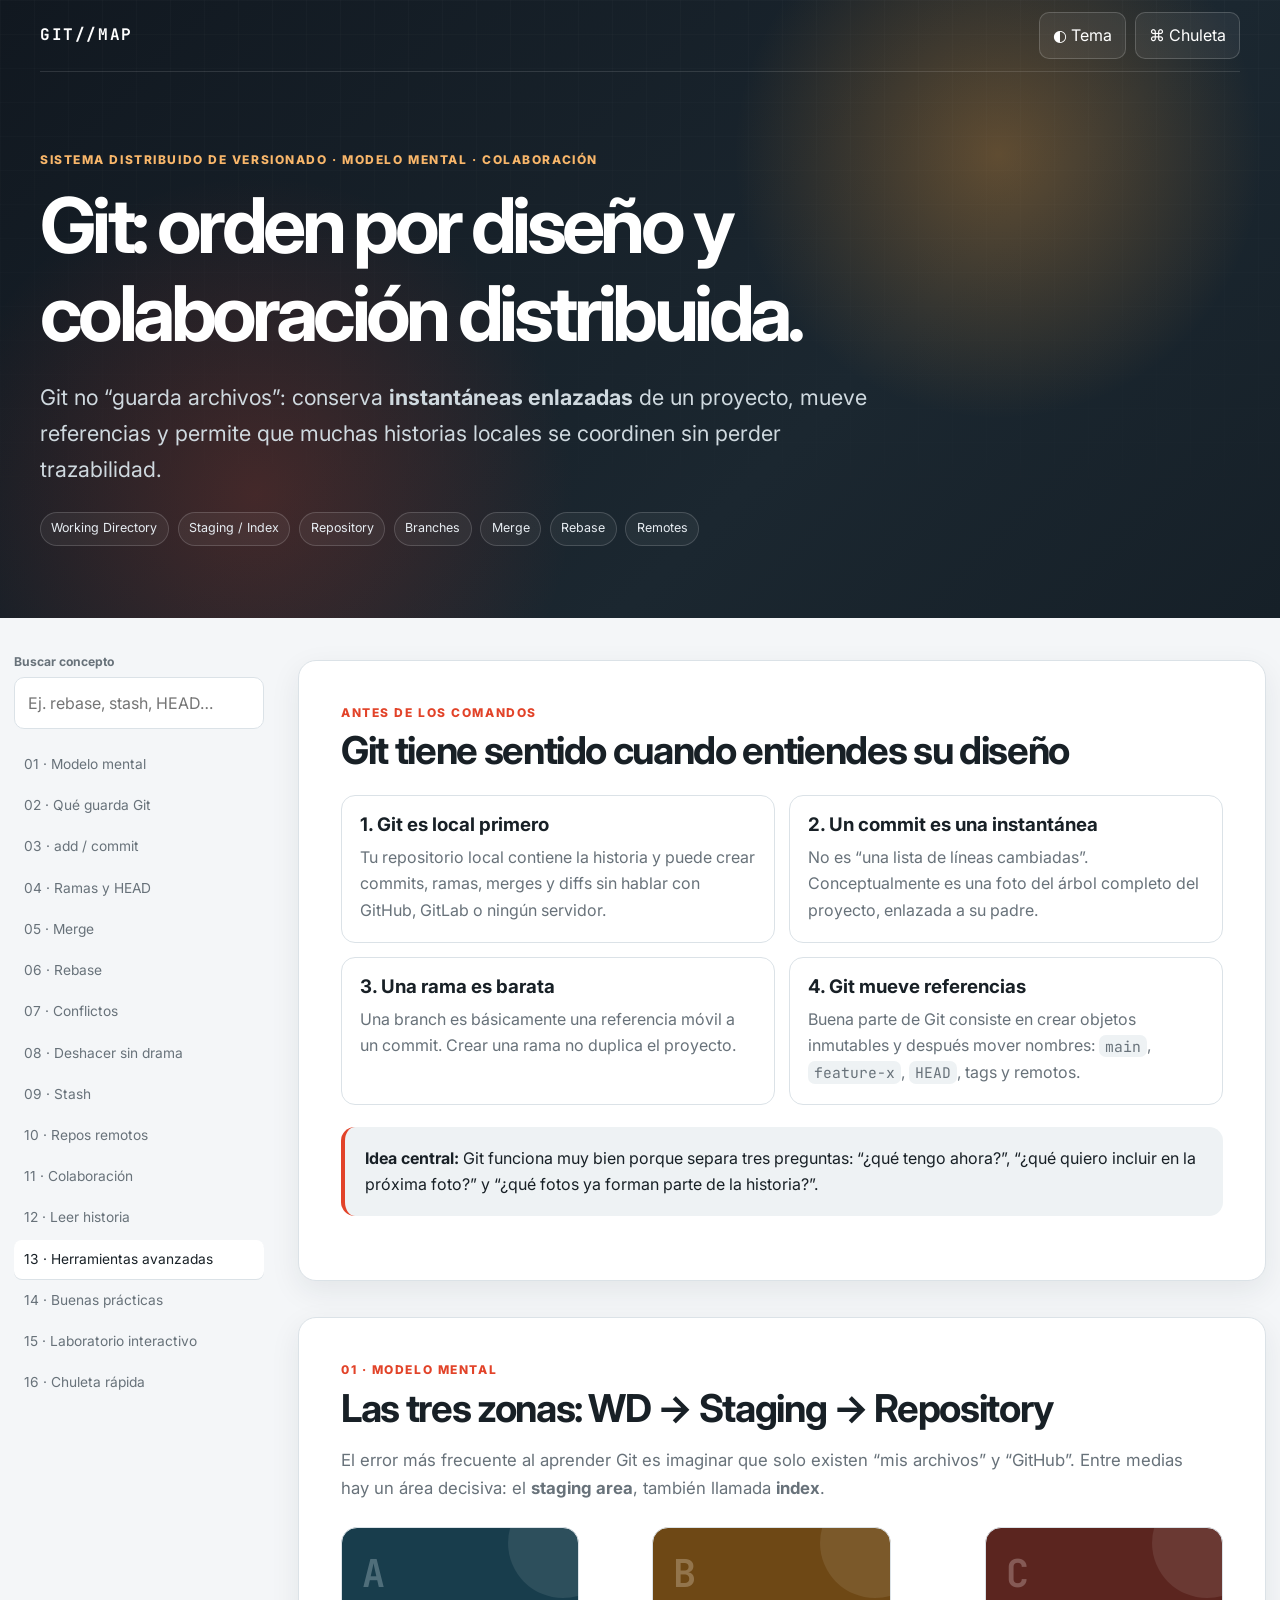
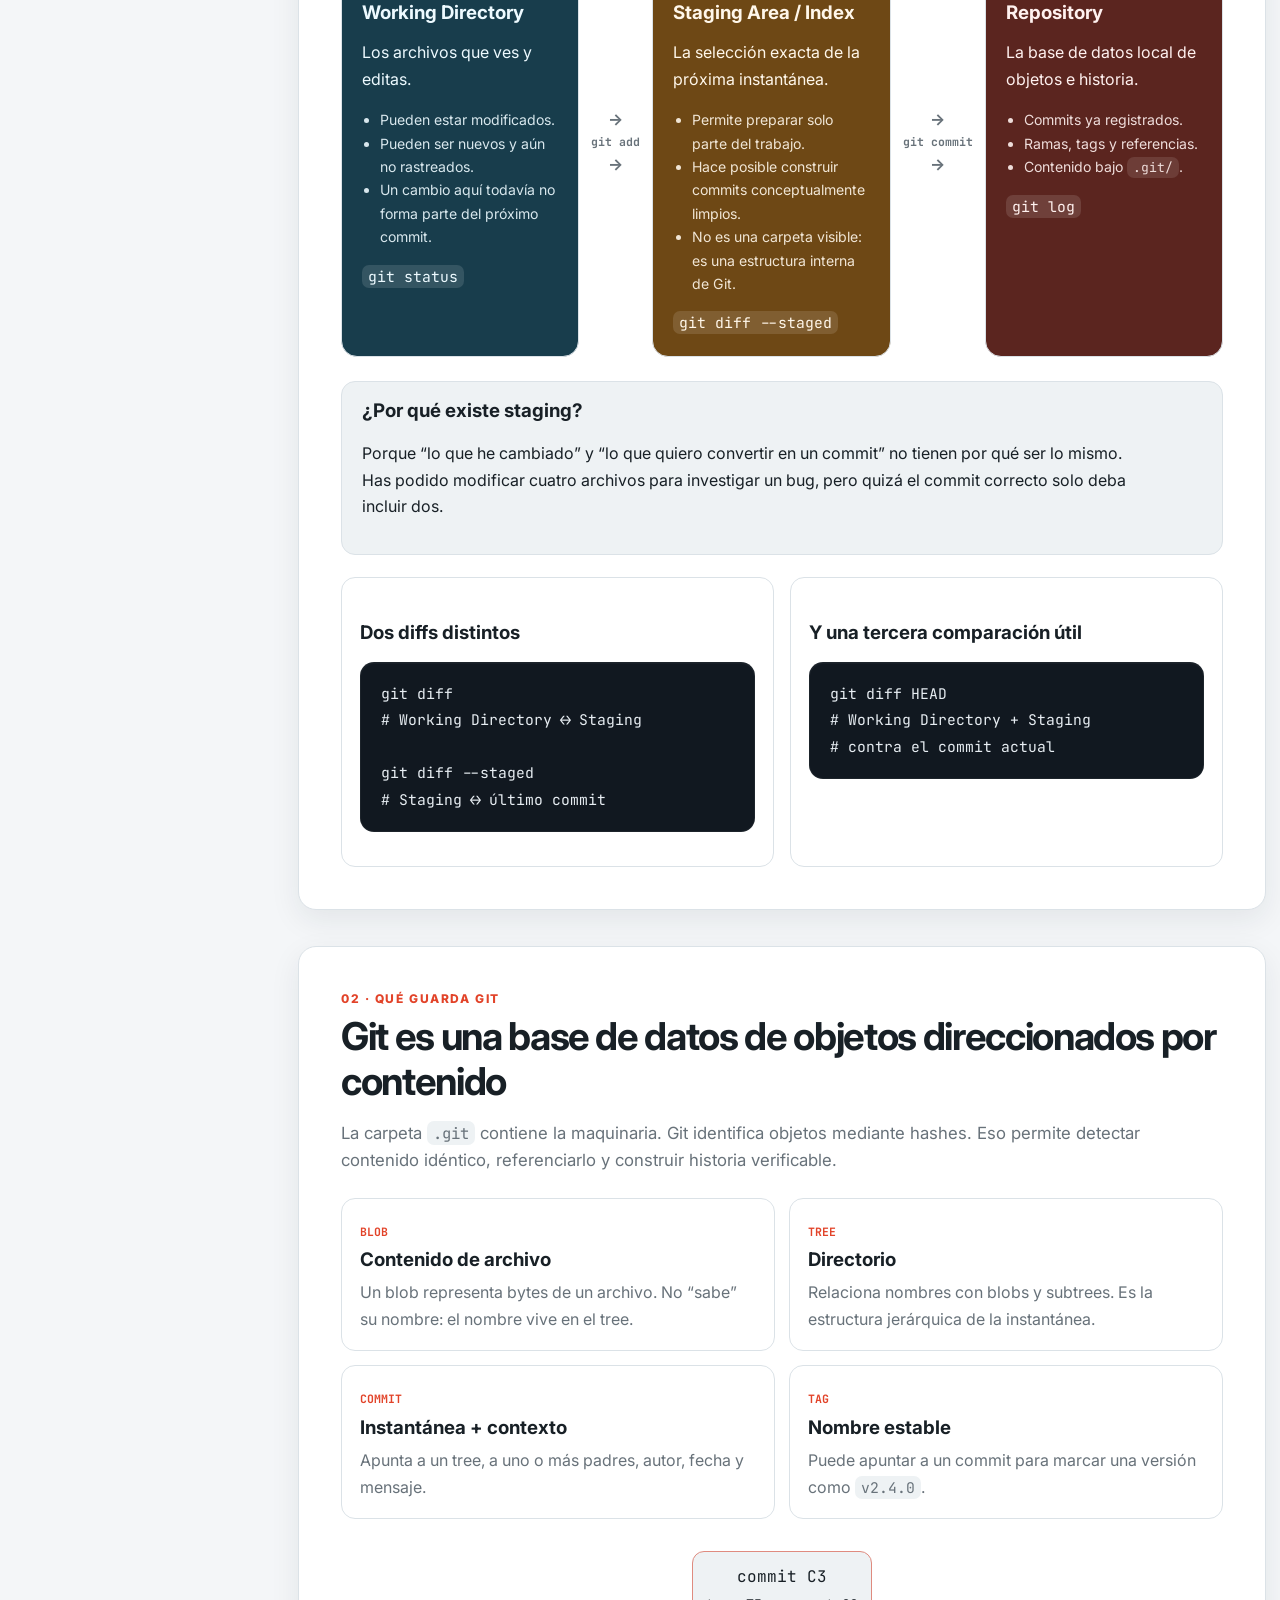
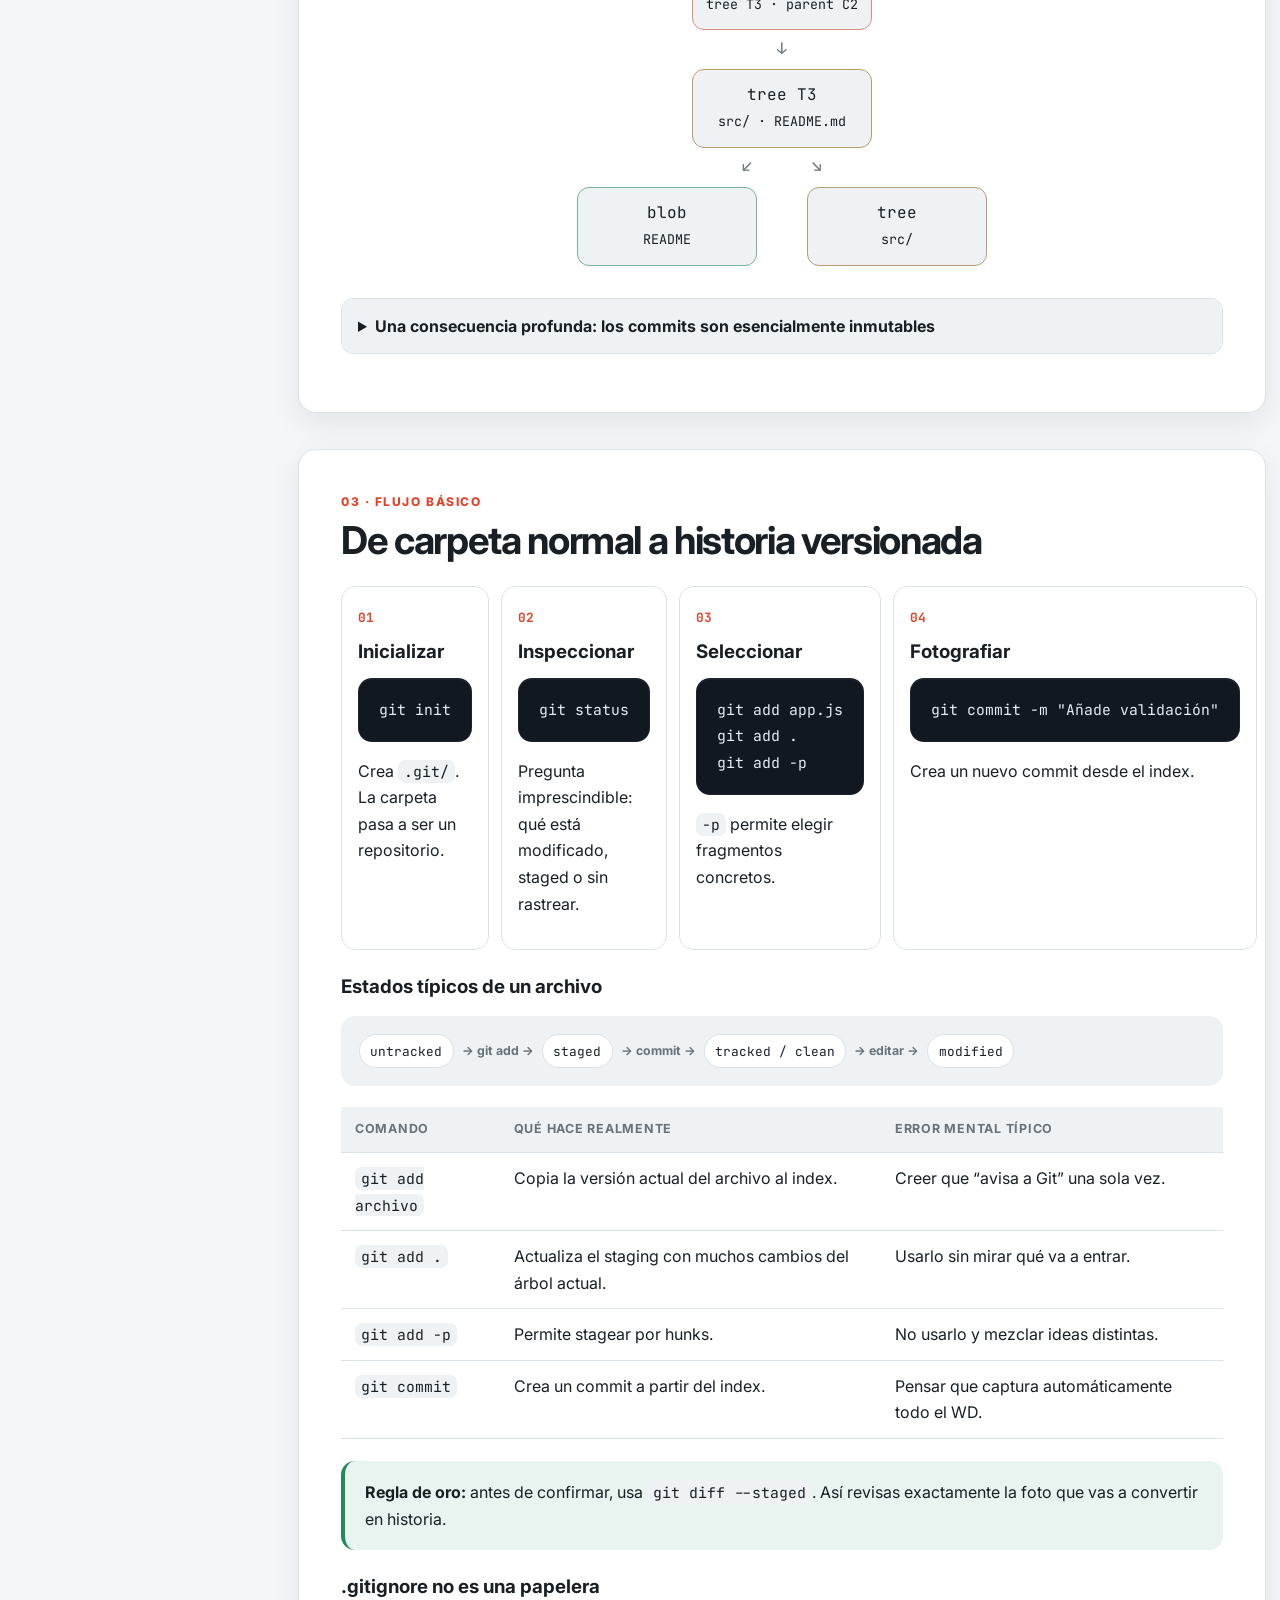
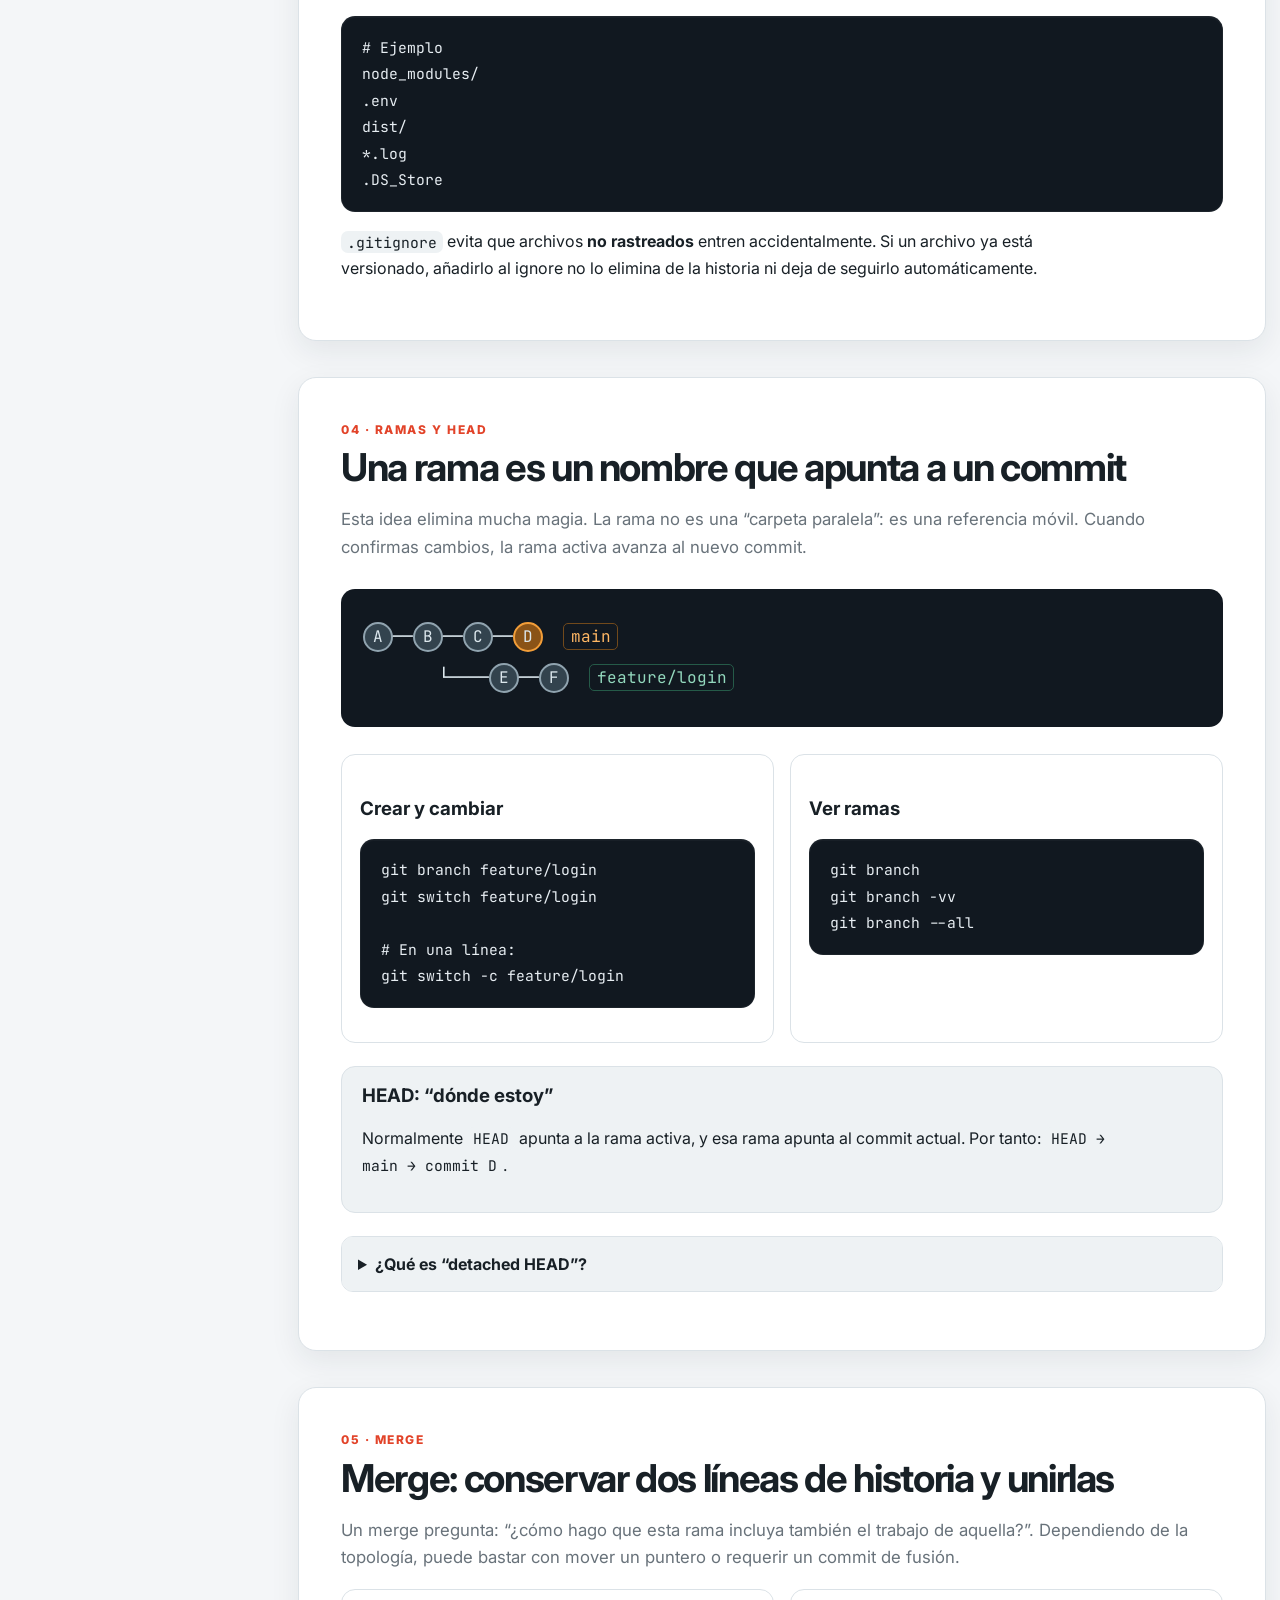
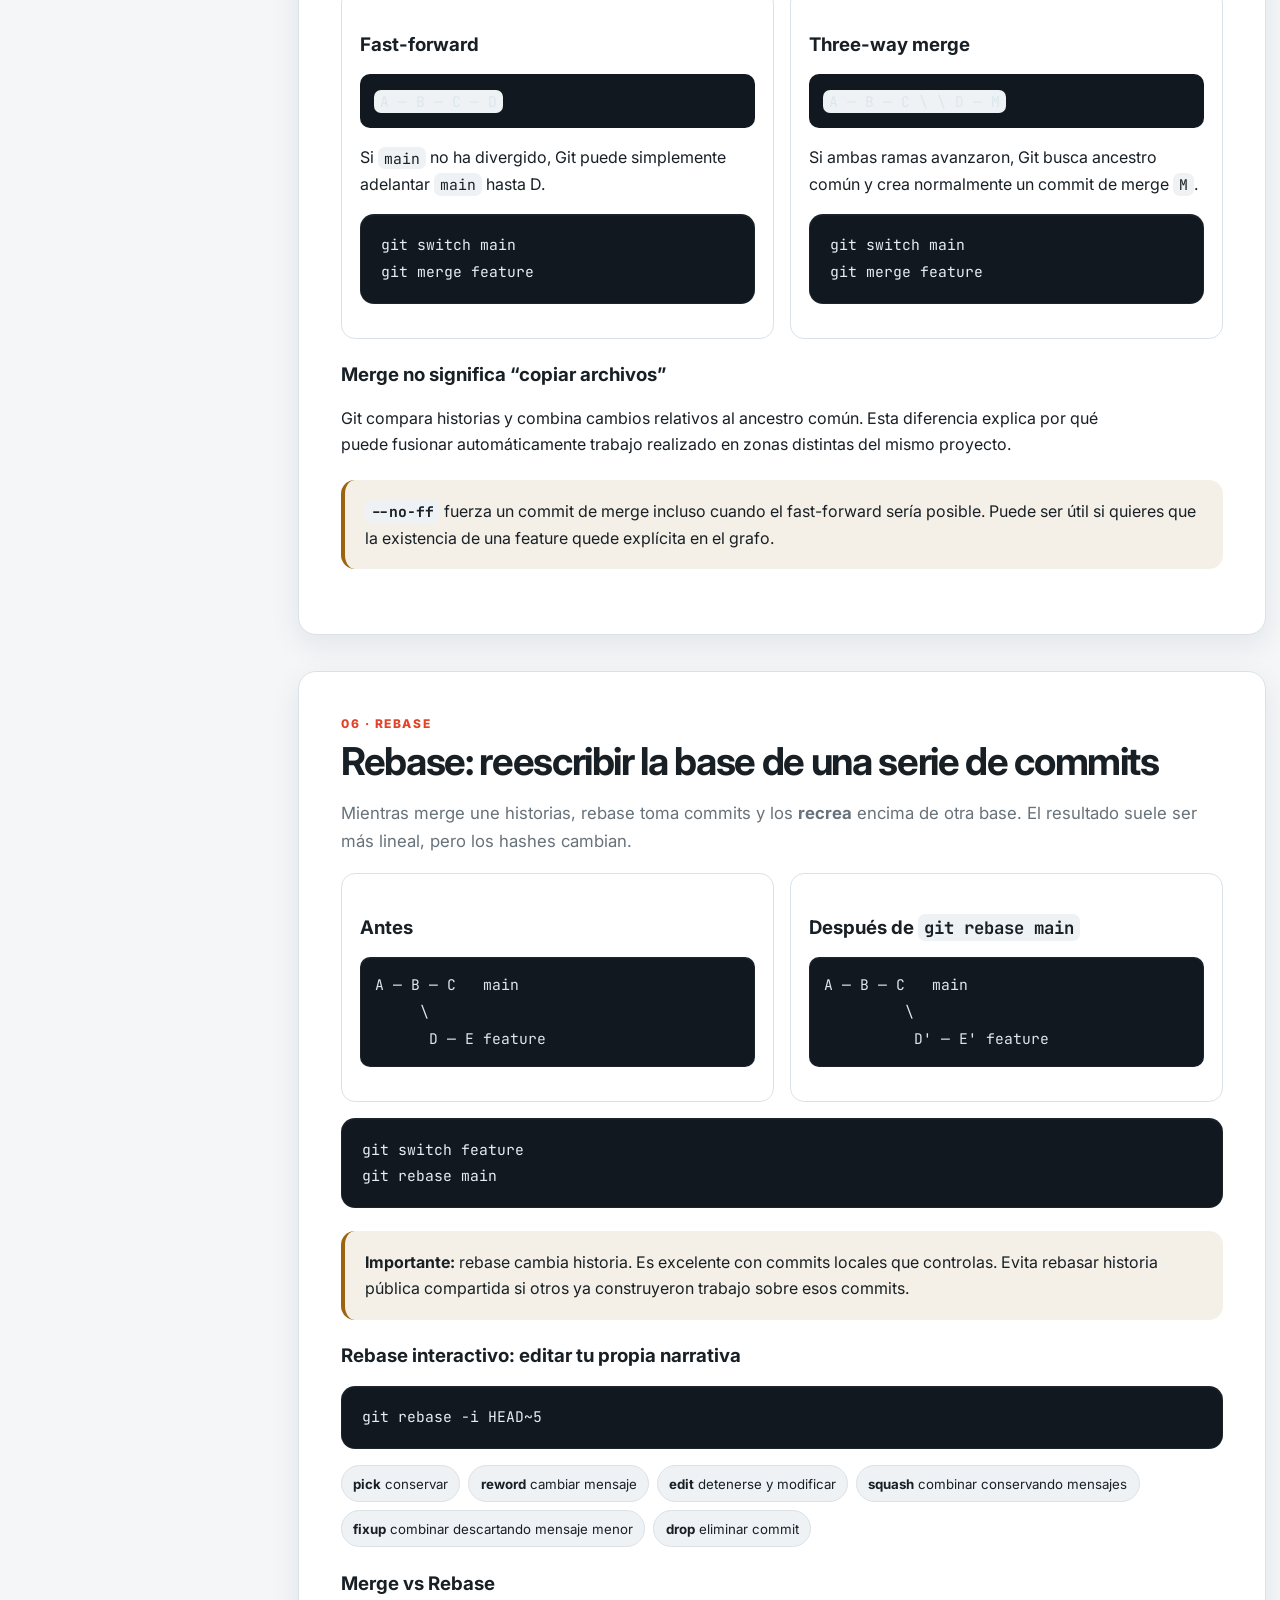
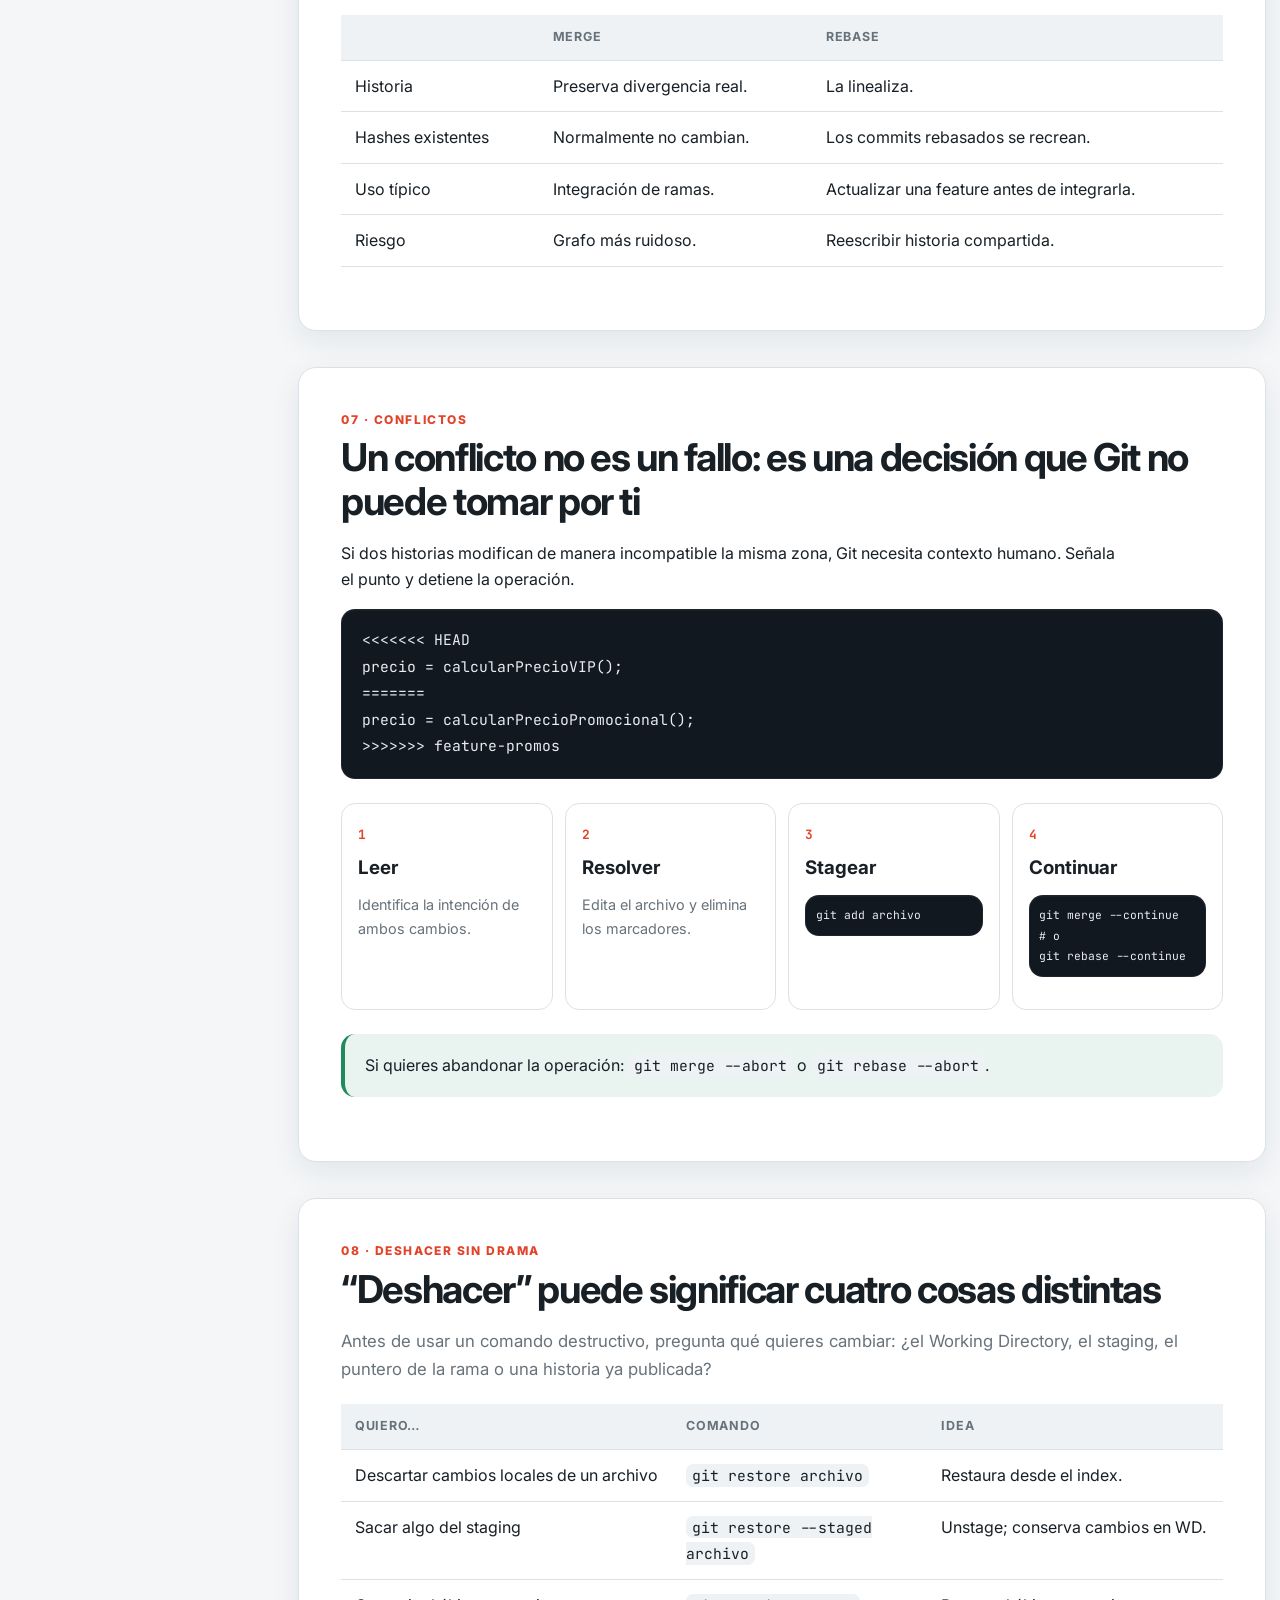
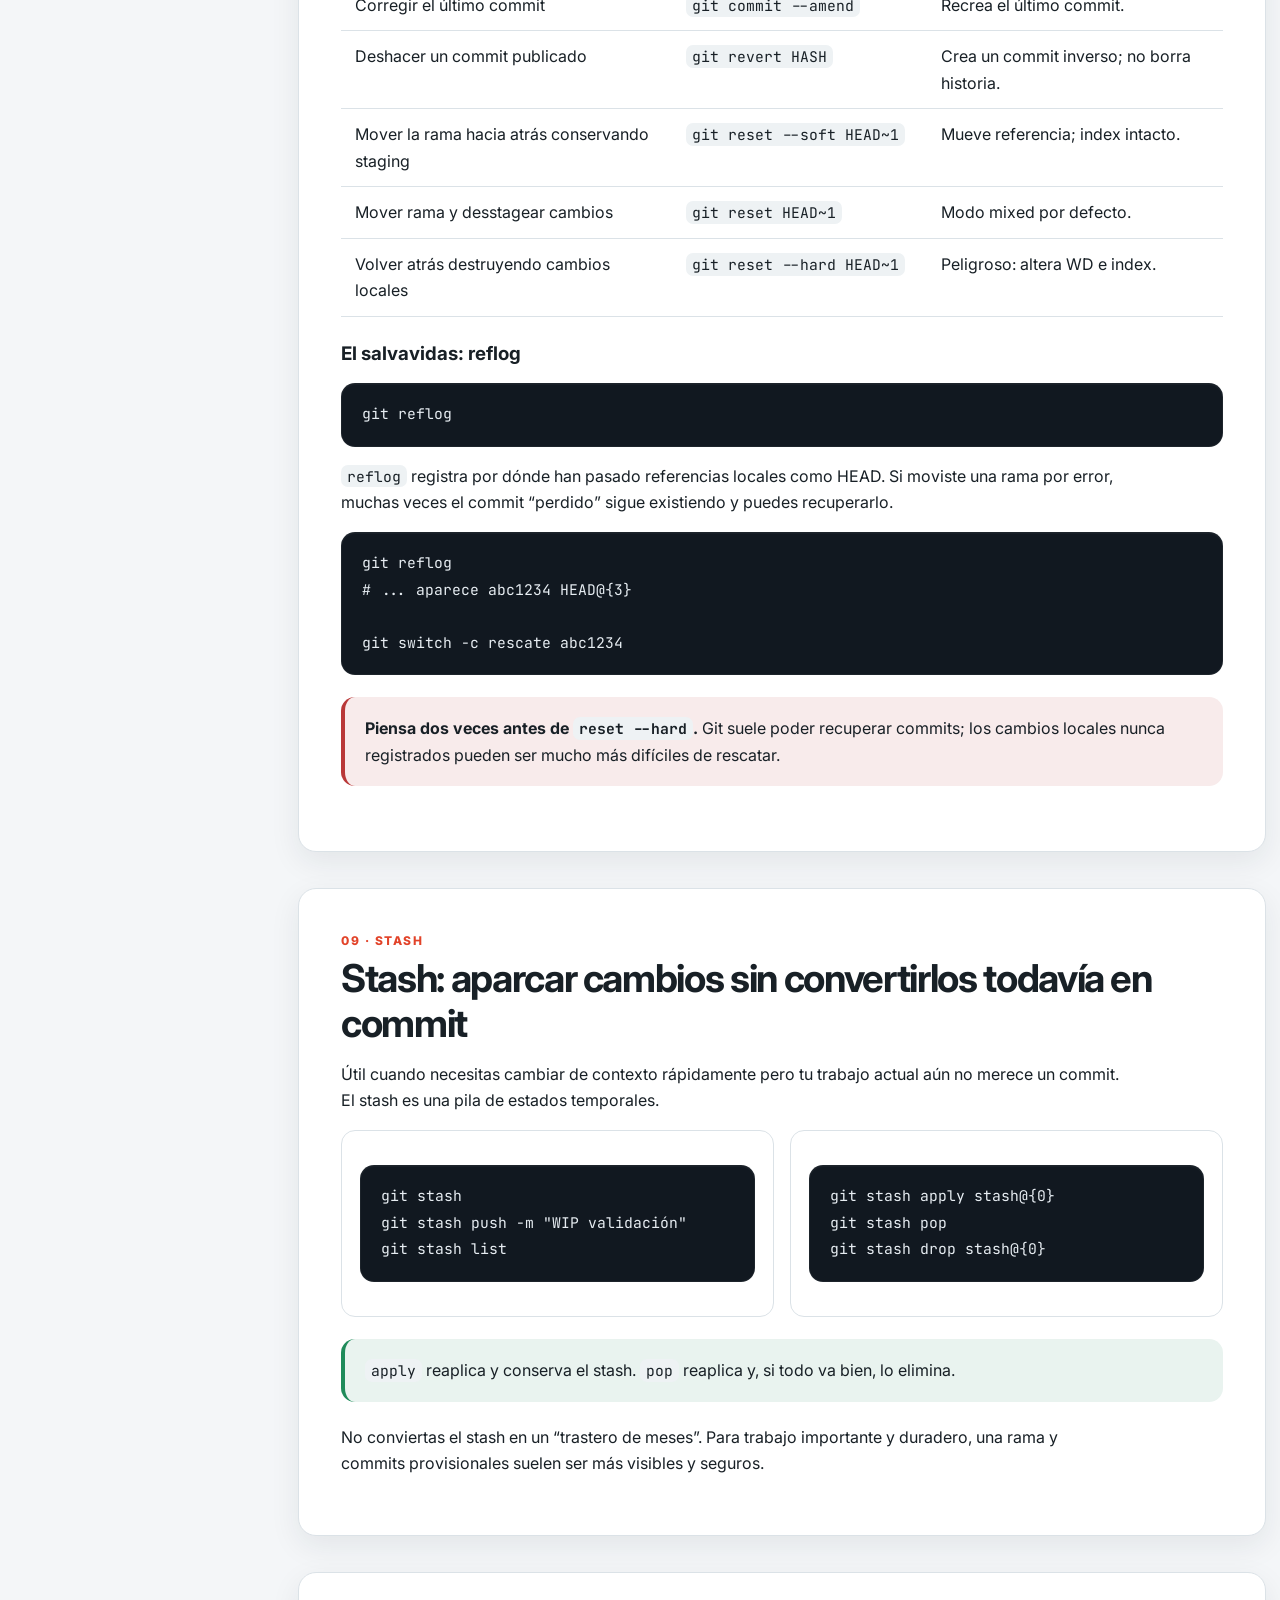
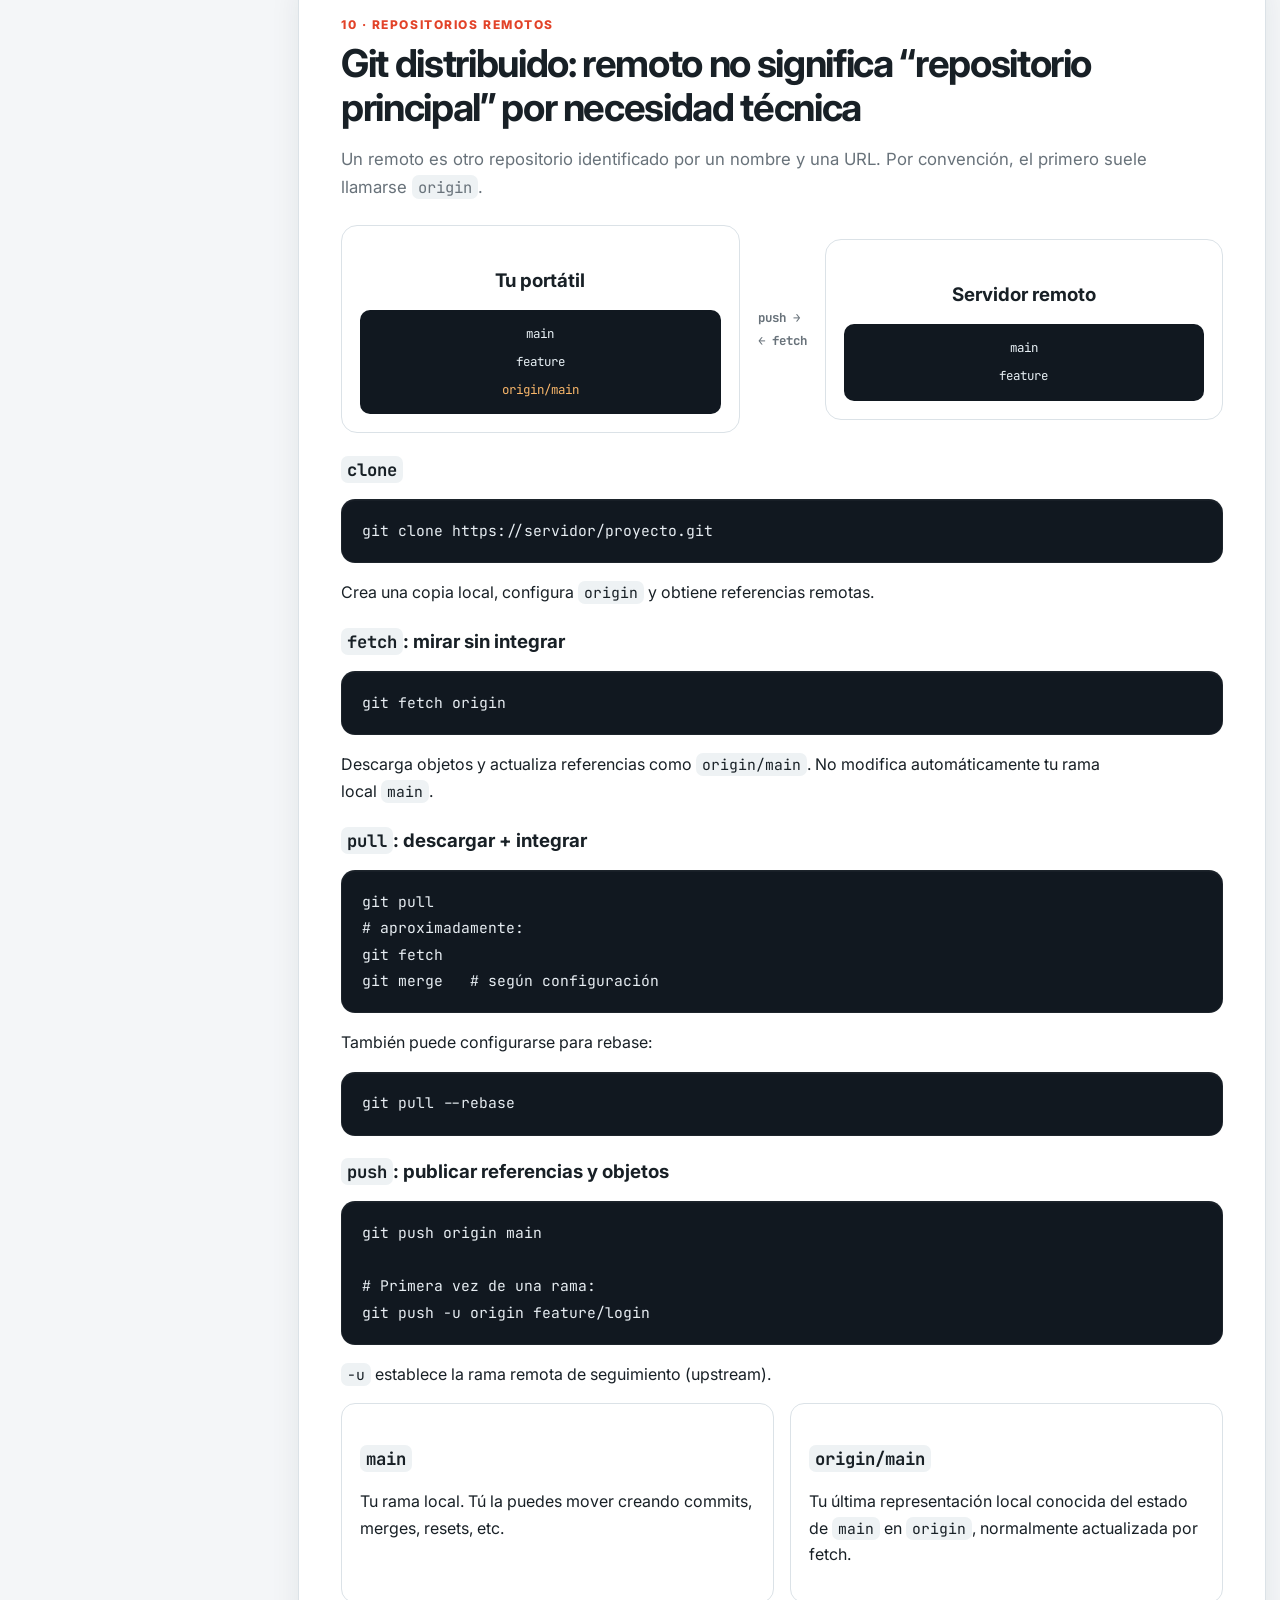
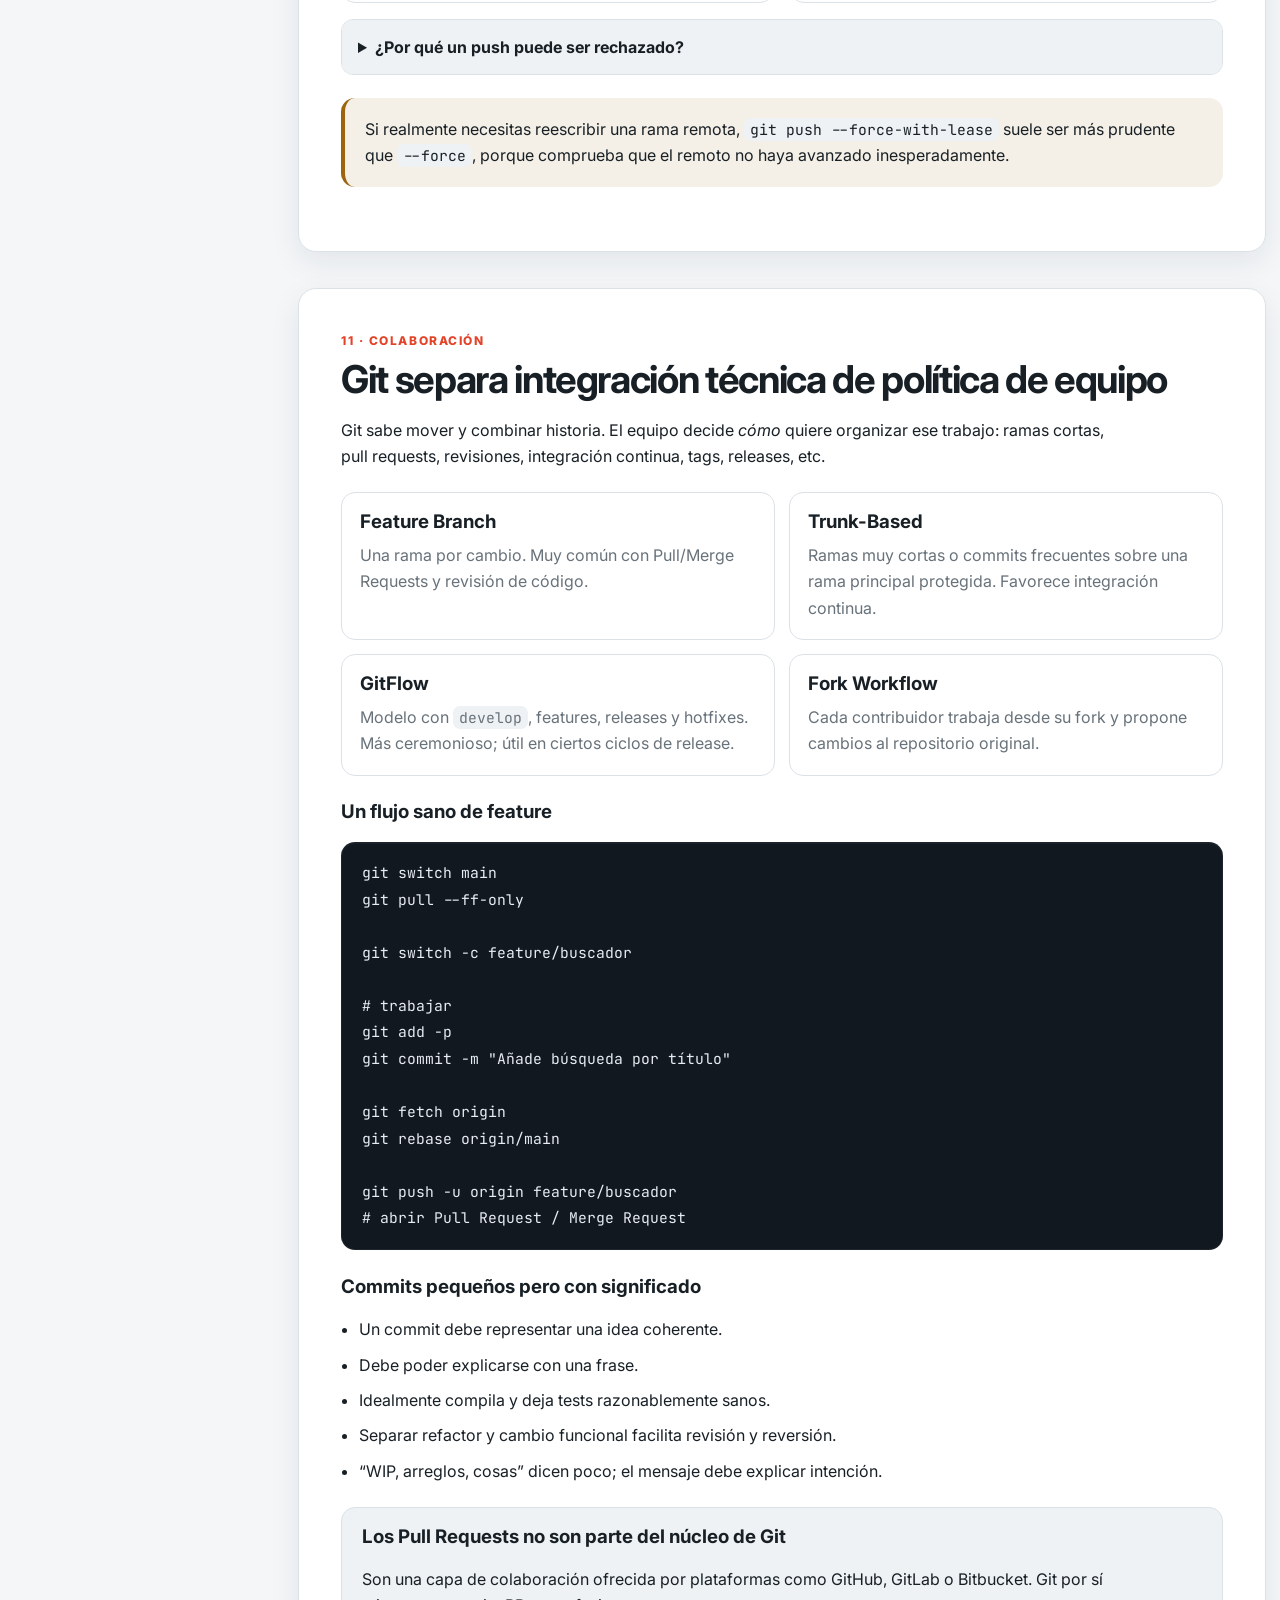
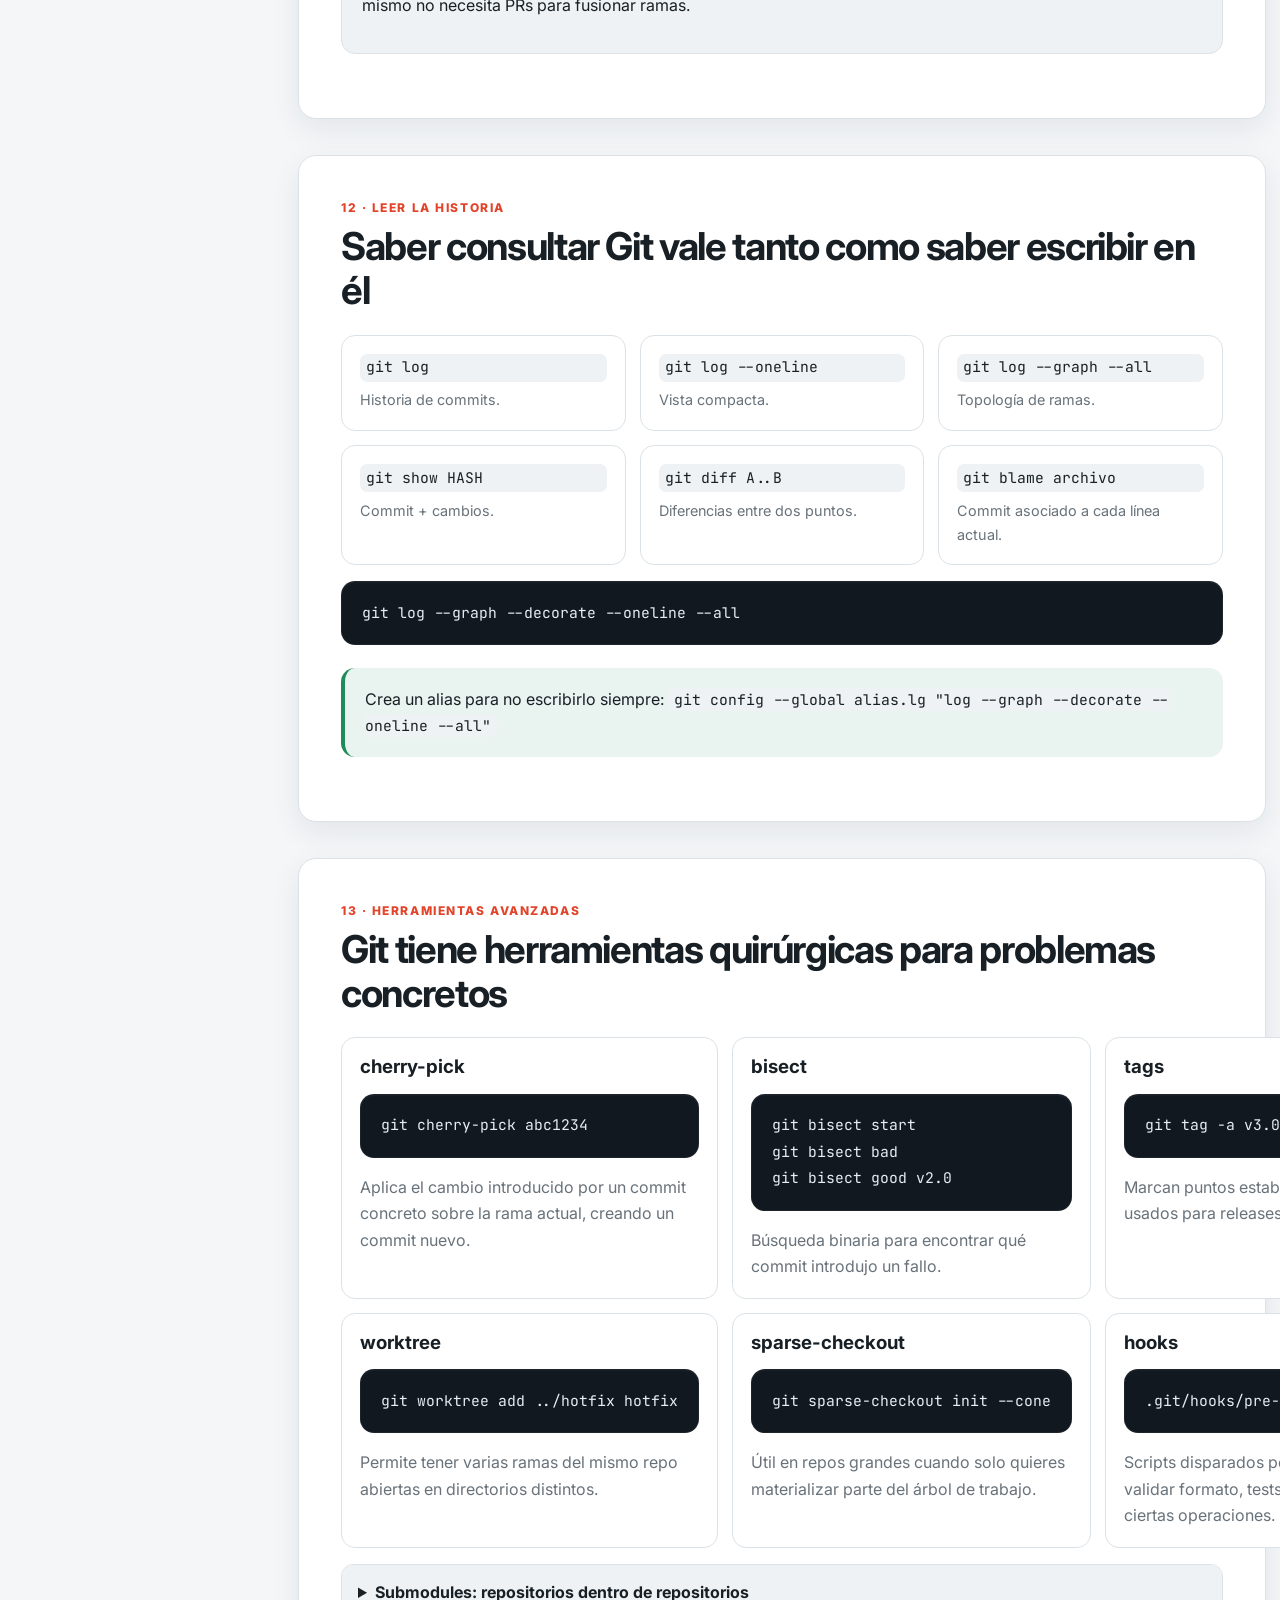
<file: git/git_orden_diseno_web/index.html>
<!DOCTYPE html>
<html lang="es">
<head>
  <meta charset="UTF-8">
  <meta name="viewport" content="width=device-width, initial-scale=1.0">
  <title>Git: orden por diseño y colaboración distribuida.</title>
  <meta name="description" content="Guía visual, extensa y didáctica de Git: working directory, staging, commits, ramas, merges, rebase, stash, remotos, recuperación y colaboración distribuida.">
  <link rel="stylesheet" href="styles.css">
</head>
<body>
  <header class="hero">
    <nav class="topbar">
      <a class="brand" href="#inicio">GIT//MAP</a>
      <div class="top-actions">
        <button id="themeToggle" class="ghost-btn" aria-label="Cambiar tema">◐ Tema</button>
        <a class="ghost-btn" href="#chuleta">⌘ Chuleta</a>
      </div>
    </nav>

    <section id="inicio" class="hero-content">
      <p class="eyebrow">SISTEMA DISTRIBUIDO DE VERSIONADO · MODELO MENTAL · COLABORACIÓN</p>
      <h1>Git: orden por diseño y colaboración distribuida.</h1>
      <p class="hero-subtitle">
        Git no “guarda archivos”: conserva <strong>instantáneas enlazadas</strong> de un proyecto,
        mueve referencias y permite que muchas historias locales se coordinen sin perder trazabilidad.
      </p>
      <div class="hero-badges">
        <span>Working Directory</span><span>Staging / Index</span><span>Repository</span>
        <span>Branches</span><span>Merge</span><span>Rebase</span><span>Remotes</span>
      </div>
    </section>
  </header>

  <div class="layout">
    <aside class="sidebar" aria-label="Índice de contenidos">
      <div class="sidebar-inner">
        <label class="search-label" for="sectionSearch">Buscar concepto</label>
        <input id="sectionSearch" type="search" placeholder="Ej. rebase, stash, HEAD…">
        <nav id="toc">
          <a href="#modelo">01 · Modelo mental</a>
          <a href="#objetos">02 · Qué guarda Git</a>
          <a href="#flujo">03 · add / commit</a>
          <a href="#ramas">04 · Ramas y HEAD</a>
          <a href="#merge">05 · Merge</a>
          <a href="#rebase">06 · Rebase</a>
          <a href="#conflictos">07 · Conflictos</a>
          <a href="#deshacer">08 · Deshacer sin drama</a>
          <a href="#stash">09 · Stash</a>
          <a href="#remotos">10 · Repos remotos</a>
          <a href="#colaboracion">11 · Colaboración</a>
          <a href="#historia">12 · Leer historia</a>
          <a href="#herramientas">13 · Herramientas avanzadas</a>
          <a href="#practicas">14 · Buenas prácticas</a>
          <a href="#laboratorio">15 · Laboratorio interactivo</a>
          <a href="#chuleta">16 · Chuleta rápida</a>
        </nav>
      </div>
    </aside>

    <main>
      <section class="section intro-block searchable" data-keywords="git filosofia distribuido instantaneas">
        <div class="section-kicker">ANTES DE LOS COMANDOS</div>
        <h2>Git tiene sentido cuando entiendes su diseño</h2>
        <div class="lead-grid">
          <article class="idea-card">
            <h3>1. Git es local primero</h3>
            <p>Tu repositorio local contiene la historia y puede crear commits, ramas, merges y diffs sin hablar con GitHub, GitLab o ningún servidor.</p>
          </article>
          <article class="idea-card">
            <h3>2. Un commit es una instantánea</h3>
            <p>No es “una lista de líneas cambiadas”. Conceptualmente es una foto del árbol completo del proyecto, enlazada a su padre.</p>
          </article>
          <article class="idea-card">
            <h3>3. Una rama es barata</h3>
            <p>Una branch es básicamente una referencia móvil a un commit. Crear una rama no duplica el proyecto.</p>
          </article>
          <article class="idea-card">
            <h3>4. Git mueve referencias</h3>
            <p>Buena parte de Git consiste en crear objetos inmutables y después mover nombres: <code>main</code>, <code>feature-x</code>, <code>HEAD</code>, tags y remotos.</p>
          </article>
        </div>
        <blockquote>
          <strong>Idea central:</strong> Git funciona muy bien porque separa tres preguntas:
          “¿qué tengo ahora?”, “¿qué quiero incluir en la próxima foto?” y “¿qué fotos ya forman parte de la historia?”.
        </blockquote>
      </section>

      <section id="modelo" class="section searchable" data-keywords="working directory staging area index repository wd staged">
        <div class="section-kicker">01 · MODELO MENTAL</div>
        <h2>Las tres zonas: WD → Staging → Repository</h2>
        <p class="section-intro">
          El error más frecuente al aprender Git es imaginar que solo existen “mis archivos” y “GitHub”.
          Entre medias hay un área decisiva: el <strong>staging area</strong>, también llamada <strong>index</strong>.
        </p>

        <div class="three-zones">
          <div class="zone wd">
            <div class="zone-number">A</div>
            <h3>Working Directory</h3>
            <p>Los archivos que ves y editas.</p>
            <ul>
              <li>Pueden estar modificados.</li>
              <li>Pueden ser nuevos y aún no rastreados.</li>
              <li>Un cambio aquí todavía no forma parte del próximo commit.</li>
            </ul>
            <code>git status</code>
          </div>
          <div class="arrow">→ <span>git add</span> →</div>
          <div class="zone stage">
            <div class="zone-number">B</div>
            <h3>Staging Area / Index</h3>
            <p>La selección exacta de la próxima instantánea.</p>
            <ul>
              <li>Permite preparar solo parte del trabajo.</li>
              <li>Hace posible construir commits conceptualmente limpios.</li>
              <li>No es una carpeta visible: es una estructura interna de Git.</li>
            </ul>
            <code>git diff --staged</code>
          </div>
          <div class="arrow">→ <span>git commit</span> →</div>
          <div class="zone repo">
            <div class="zone-number">C</div>
            <h3>Repository</h3>
            <p>La base de datos local de objetos e historia.</p>
            <ul>
              <li>Commits ya registrados.</li>
              <li>Ramas, tags y referencias.</li>
              <li>Contenido bajo <code>.git/</code>.</li>
            </ul>
            <code>git log</code>
          </div>
        </div>

        <div class="callout">
          <h3>¿Por qué existe staging?</h3>
          <p>
            Porque “lo que he cambiado” y “lo que quiero convertir en un commit” no tienen por qué ser lo mismo.
            Has podido modificar cuatro archivos para investigar un bug, pero quizá el commit correcto solo deba incluir dos.
          </p>
        </div>

        <div class="two-col">
          <article>
            <h3>Dos diffs distintos</h3>
            <pre><code>git diff
# Working Directory ↔ Staging

git diff --staged
# Staging ↔ último commit</code></pre>
          </article>
          <article>
            <h3>Y una tercera comparación útil</h3>
            <pre><code>git diff HEAD
# Working Directory + Staging
# contra el commit actual</code></pre>
          </article>
        </div>
      </section>

      <section id="objetos" class="section searchable" data-keywords="blob tree commit tag object hash sha content addressable">
        <div class="section-kicker">02 · QUÉ GUARDA GIT</div>
        <h2>Git es una base de datos de objetos direccionados por contenido</h2>
        <p class="section-intro">
          La carpeta <code>.git</code> contiene la maquinaria. Git identifica objetos mediante hashes.
          Eso permite detectar contenido idéntico, referenciarlo y construir historia verificable.
        </p>

        <div class="object-grid">
          <article class="object-card">
            <span class="object-type">blob</span>
            <h3>Contenido de archivo</h3>
            <p>Un blob representa bytes de un archivo. No “sabe” su nombre: el nombre vive en el tree.</p>
          </article>
          <article class="object-card">
            <span class="object-type">tree</span>
            <h3>Directorio</h3>
            <p>Relaciona nombres con blobs y subtrees. Es la estructura jerárquica de la instantánea.</p>
          </article>
          <article class="object-card">
            <span class="object-type">commit</span>
            <h3>Instantánea + contexto</h3>
            <p>Apunta a un tree, a uno o más padres, autor, fecha y mensaje.</p>
          </article>
          <article class="object-card">
            <span class="object-type">tag</span>
            <h3>Nombre estable</h3>
            <p>Puede apuntar a un commit para marcar una versión como <code>v2.4.0</code>.</p>
          </article>
        </div>

        <div class="diagram">
          <div class="node commit-node">commit C3<br><small>tree T3 · parent C2</small></div>
          <div class="down">↓</div>
          <div class="node tree-node">tree T3<br><small>src/ · README.md</small></div>
          <div class="split">↙︎ &nbsp;&nbsp;&nbsp;&nbsp; ↘︎</div>
          <div class="node-row">
            <div class="node blob-node">blob<br><small>README</small></div>
            <div class="node tree-node">tree<br><small>src/</small></div>
          </div>
        </div>

        <details>
          <summary>Una consecuencia profunda: los commits son esencialmente inmutables</summary>
          <p>
            Si cambias su contenido, su metadata o su padre, cambia su identidad. Por eso operaciones como
            <code>rebase</code> o <code>commit --amend</code> no “editan” commits antiguos en el sentido tradicional:
            generan commits nuevos.
          </p>
        </details>
      </section>

      <section id="flujo" class="section searchable" data-keywords="init status add commit staged restore gitignore tracked untracked">
        <div class="section-kicker">03 · FLUJO BÁSICO</div>
        <h2>De carpeta normal a historia versionada</h2>

        <div class="timeline">
          <div class="step">
            <span>01</span>
            <h3>Inicializar</h3>
            <pre><code>git init</code></pre>
            <p>Crea <code>.git/</code>. La carpeta pasa a ser un repositorio.</p>
          </div>
          <div class="step">
            <span>02</span>
            <h3>Inspeccionar</h3>
            <pre><code>git status</code></pre>
            <p>Pregunta imprescindible: qué está modificado, staged o sin rastrear.</p>
          </div>
          <div class="step">
            <span>03</span>
            <h3>Seleccionar</h3>
            <pre><code>git add app.js
git add .
git add -p</code></pre>
            <p><code>-p</code> permite elegir fragmentos concretos.</p>
          </div>
          <div class="step">
            <span>04</span>
            <h3>Fotografiar</h3>
            <pre><code>git commit -m "Añade validación"</code></pre>
            <p>Crea un nuevo commit desde el index.</p>
          </div>
        </div>

        <h3>Estados típicos de un archivo</h3>
        <div class="state-flow">
          <span>untracked</span><b>→ git add →</b><span>staged</span><b>→ commit →</b><span>tracked / clean</span><b>→ editar →</b><span>modified</span>
        </div>

        <div class="compare-table-wrap">
          <table>
            <thead><tr><th>Comando</th><th>Qué hace realmente</th><th>Error mental típico</th></tr></thead>
            <tbody>
              <tr><td><code>git add archivo</code></td><td>Copia la versión actual del archivo al index.</td><td>Creer que “avisa a Git” una sola vez.</td></tr>
              <tr><td><code>git add .</code></td><td>Actualiza el staging con muchos cambios del árbol actual.</td><td>Usarlo sin mirar qué va a entrar.</td></tr>
              <tr><td><code>git add -p</code></td><td>Permite stagear por hunks.</td><td>No usarlo y mezclar ideas distintas.</td></tr>
              <tr><td><code>git commit</code></td><td>Crea un commit a partir del index.</td><td>Pensar que captura automáticamente todo el WD.</td></tr>
            </tbody>
          </table>
        </div>

        <div class="tip">
          <strong>Regla de oro:</strong> antes de confirmar, usa <code>git diff --staged</code>.
          Así revisas exactamente la foto que vas a convertir en historia.
        </div>

        <h3>.gitignore no es una papelera</h3>
        <pre><code># Ejemplo
node_modules/
.env
dist/
*.log
.DS_Store</code></pre>
        <p>
          <code>.gitignore</code> evita que archivos <strong>no rastreados</strong> entren accidentalmente.
          Si un archivo ya está versionado, añadirlo al ignore no lo elimina de la historia ni deja de seguirlo automáticamente.
        </p>
      </section>

      <section id="ramas" class="section searchable" data-keywords="branch switch checkout head detached main pointer refs">
        <div class="section-kicker">04 · RAMAS Y HEAD</div>
        <h2>Una rama es un nombre que apunta a un commit</h2>
        <p class="section-intro">
          Esta idea elimina mucha magia. La rama no es una “carpeta paralela”: es una referencia móvil.
          Cuando confirmas cambios, la rama activa avanza al nuevo commit.
        </p>

        <div class="branch-graph" aria-label="Esquema de ramas">
          <div class="branch-line">
            <span class="commit-dot">A</span>──<span class="commit-dot">B</span>──<span class="commit-dot">C</span>──<span class="commit-dot current">D</span>
            <span class="branch-label">main</span>
          </div>
          <div class="branch-line feature">
            <span class="indent"></span>└────<span class="commit-dot">E</span>──<span class="commit-dot">F</span>
            <span class="branch-label alt">feature/login</span>
          </div>
        </div>

        <div class="two-col">
          <article>
            <h3>Crear y cambiar</h3>
            <pre><code>git branch feature/login
git switch feature/login

# En una línea:
git switch -c feature/login</code></pre>
          </article>
          <article>
            <h3>Ver ramas</h3>
            <pre><code>git branch
git branch -vv
git branch --all</code></pre>
          </article>
        </div>

        <div class="callout">
          <h3>HEAD: “dónde estoy”</h3>
          <p>
            Normalmente <code>HEAD</code> apunta a la rama activa, y esa rama apunta al commit actual.
            Por tanto: <code>HEAD → main → commit D</code>.
          </p>
        </div>

        <details>
          <summary>¿Qué es “detached HEAD”?</summary>
          <p>
            Significa que <code>HEAD</code> apunta directamente a un commit, no a una rama.
            Puedes explorar y hasta crear commits, pero conviene crear una rama si quieres conservar cómodamente ese trabajo:
          </p>
          <pre><code>git switch -c rescate-experimento</code></pre>
        </details>
      </section>

      <section id="merge" class="section searchable" data-keywords="merge fast forward three way merge commit no ff">
        <div class="section-kicker">05 · MERGE</div>
        <h2>Merge: conservar dos líneas de historia y unirlas</h2>
        <p class="section-intro">
          Un merge pregunta: “¿cómo hago que esta rama incluya también el trabajo de aquella?”.
          Dependiendo de la topología, puede bastar con mover un puntero o requerir un commit de fusión.
        </p>

        <div class="concept-pair">
          <article>
            <h3>Fast-forward</h3>
            <div class="mini-graph"><code>A — B — C — D</code></div>
            <p>Si <code>main</code> no ha divergido, Git puede simplemente adelantar <code>main</code> hasta D.</p>
            <pre><code>git switch main
git merge feature</code></pre>
          </article>
          <article>
            <h3>Three-way merge</h3>
            <div class="mini-graph"><code>A — B — C
     \   \
      D — M</code></div>
            <p>Si ambas ramas avanzaron, Git busca ancestro común y crea normalmente un commit de merge <code>M</code>.</p>
            <pre><code>git switch main
git merge feature</code></pre>
          </article>
        </div>

        <h3>Merge no significa “copiar archivos”</h3>
        <p>
          Git compara historias y combina cambios relativos al ancestro común. Esta diferencia explica por qué
          puede fusionar automáticamente trabajo realizado en zonas distintas del mismo proyecto.
        </p>

        <div class="warning">
          <strong><code>--no-ff</code></strong> fuerza un commit de merge incluso cuando el fast-forward sería posible.
          Puede ser útil si quieres que la existencia de una feature quede explícita en el grafo.
        </div>
      </section>

      <section id="rebase" class="section searchable" data-keywords="rebase rewrite history linear commits interactive autosquash squash">
        <div class="section-kicker">06 · REBASE</div>
        <h2>Rebase: reescribir la base de una serie de commits</h2>
        <p class="section-intro">
          Mientras merge une historias, rebase toma commits y los <strong>recrea</strong> encima de otra base.
          El resultado suele ser más lineal, pero los hashes cambian.
        </p>

        <div class="before-after">
          <article>
            <h3>Antes</h3>
            <pre class="graph-code"><code>A — B — C   main
     \
      D — E feature</code></pre>
          </article>
          <article>
            <h3>Después de <code>git rebase main</code></h3>
            <pre class="graph-code"><code>A — B — C   main
         \
          D' — E' feature</code></pre>
          </article>
        </div>

        <pre><code>git switch feature
git rebase main</code></pre>

        <div class="warning">
          <strong>Importante:</strong> rebase cambia historia. Es excelente con commits locales que controlas.
          Evita rebasar historia pública compartida si otros ya construyeron trabajo sobre esos commits.
        </div>

        <h3>Rebase interactivo: editar tu propia narrativa</h3>
        <pre><code>git rebase -i HEAD~5</code></pre>
        <div class="pill-grid">
          <span><b>pick</b> conservar</span>
          <span><b>reword</b> cambiar mensaje</span>
          <span><b>edit</b> detenerse y modificar</span>
          <span><b>squash</b> combinar conservando mensajes</span>
          <span><b>fixup</b> combinar descartando mensaje menor</span>
          <span><b>drop</b> eliminar commit</span>
        </div>

        <h3>Merge vs Rebase</h3>
        <div class="compare-table-wrap">
          <table>
            <thead><tr><th></th><th>Merge</th><th>Rebase</th></tr></thead>
            <tbody>
              <tr><td>Historia</td><td>Preserva divergencia real.</td><td>La linealiza.</td></tr>
              <tr><td>Hashes existentes</td><td>Normalmente no cambian.</td><td>Los commits rebasados se recrean.</td></tr>
              <tr><td>Uso típico</td><td>Integración de ramas.</td><td>Actualizar una feature antes de integrarla.</td></tr>
              <tr><td>Riesgo</td><td>Grafo más ruidoso.</td><td>Reescribir historia compartida.</td></tr>
            </tbody>
          </table>
        </div>
      </section>

      <section id="conflictos" class="section searchable" data-keywords="conflict merge conflict ours theirs resolve markers">
        <div class="section-kicker">07 · CONFLICTOS</div>
        <h2>Un conflicto no es un fallo: es una decisión que Git no puede tomar por ti</h2>
        <p>
          Si dos historias modifican de manera incompatible la misma zona, Git necesita contexto humano.
          Señala el punto y detiene la operación.
        </p>

        <pre><code>&lt;&lt;&lt;&lt;&lt;&lt;&lt; HEAD
precio = calcularPrecioVIP();
=======
precio = calcularPrecioPromocional();
&gt;&gt;&gt;&gt;&gt;&gt;&gt; feature-promos</code></pre>

        <div class="timeline compact">
          <div class="step"><span>1</span><h3>Leer</h3><p>Identifica la intención de ambos cambios.</p></div>
          <div class="step"><span>2</span><h3>Resolver</h3><p>Edita el archivo y elimina los marcadores.</p></div>
          <div class="step"><span>3</span><h3>Stagear</h3><pre><code>git add archivo</code></pre></div>
          <div class="step"><span>4</span><h3>Continuar</h3><pre><code>git merge --continue
# o
git rebase --continue</code></pre></div>
        </div>

        <div class="tip">
          Si quieres abandonar la operación:
          <code>git merge --abort</code> o <code>git rebase --abort</code>.
        </div>
      </section>

      <section id="deshacer" class="section searchable" data-keywords="restore reset revert amend reflog undo unstage soft mixed hard">
        <div class="section-kicker">08 · DESHACER SIN DRAMA</div>
        <h2>“Deshacer” puede significar cuatro cosas distintas</h2>
        <p class="section-intro">
          Antes de usar un comando destructivo, pregunta qué quieres cambiar:
          ¿el Working Directory, el staging, el puntero de la rama o una historia ya publicada?
        </p>

        <div class="compare-table-wrap">
          <table>
            <thead><tr><th>Quiero…</th><th>Comando</th><th>Idea</th></tr></thead>
            <tbody>
              <tr><td>Descartar cambios locales de un archivo</td><td><code>git restore archivo</code></td><td>Restaura desde el index.</td></tr>
              <tr><td>Sacar algo del staging</td><td><code>git restore --staged archivo</code></td><td>Unstage; conserva cambios en WD.</td></tr>
              <tr><td>Corregir el último commit</td><td><code>git commit --amend</code></td><td>Recrea el último commit.</td></tr>
              <tr><td>Deshacer un commit publicado</td><td><code>git revert HASH</code></td><td>Crea un commit inverso; no borra historia.</td></tr>
              <tr><td>Mover la rama hacia atrás conservando staging</td><td><code>git reset --soft HEAD~1</code></td><td>Mueve referencia; index intacto.</td></tr>
              <tr><td>Mover rama y desstagear cambios</td><td><code>git reset HEAD~1</code></td><td>Modo mixed por defecto.</td></tr>
              <tr><td>Volver atrás destruyendo cambios locales</td><td><code>git reset --hard HEAD~1</code></td><td>Peligroso: altera WD e index.</td></tr>
            </tbody>
          </table>
        </div>

        <h3>El salvavidas: reflog</h3>
        <pre><code>git reflog</code></pre>
        <p>
          <code>reflog</code> registra por dónde han pasado referencias locales como HEAD.
          Si moviste una rama por error, muchas veces el commit “perdido” sigue existiendo y puedes recuperarlo.
        </p>

        <pre><code>git reflog
# ... aparece abc1234 HEAD@{3}

git switch -c rescate abc1234</code></pre>

        <div class="danger">
          <strong>Piensa dos veces antes de <code>reset --hard</code>.</strong>
          Git suele poder recuperar commits; los cambios locales nunca registrados pueden ser mucho más difíciles de rescatar.
        </div>
      </section>

      <section id="stash" class="section searchable" data-keywords="stash temporary save pop apply list drop">
        <div class="section-kicker">09 · STASH</div>
        <h2>Stash: aparcar cambios sin convertirlos todavía en commit</h2>
        <p>
          Útil cuando necesitas cambiar de contexto rápidamente pero tu trabajo actual aún no merece un commit.
          El stash es una pila de estados temporales.
        </p>

        <div class="two-col">
          <article>
            <pre><code>git stash
git stash push -m "WIP validación"
git stash list</code></pre>
          </article>
          <article>
            <pre><code>git stash apply stash@{0}
git stash pop
git stash drop stash@{0}</code></pre>
          </article>
        </div>

        <div class="tip">
          <code>apply</code> reaplica y conserva el stash. <code>pop</code> reaplica y, si todo va bien, lo elimina.
        </div>
        <p>
          No conviertas el stash en un “trastero de meses”. Para trabajo importante y duradero, una rama y commits provisionales suelen ser más visibles y seguros.
        </p>
      </section>

      <section id="remotos" class="section searchable" data-keywords="remote origin clone fetch pull push tracking upstream github gitlab origin upstream">
        <div class="section-kicker">10 · REPOSITORIOS REMOTOS</div>
        <h2>Git distribuido: remoto no significa “repositorio principal” por necesidad técnica</h2>
        <p class="section-intro">
          Un remoto es otro repositorio identificado por un nombre y una URL.
          Por convención, el primero suele llamarse <code>origin</code>.
        </p>

        <div class="remote-diagram">
          <div class="machine">
            <h3>Tu portátil</h3>
            <div class="repo-box">
              <span>main</span>
              <span>feature</span>
              <span class="remote-ref">origin/main</span>
            </div>
          </div>
          <div class="network-arrows">
            <span>push →</span>
            <span>← fetch</span>
          </div>
          <div class="machine server">
            <h3>Servidor remoto</h3>
            <div class="repo-box">
              <span>main</span>
              <span>feature</span>
            </div>
          </div>
        </div>

        <h3><code>clone</code></h3>
        <pre><code>git clone https://servidor/proyecto.git</code></pre>
        <p>Crea una copia local, configura <code>origin</code> y obtiene referencias remotas.</p>

        <h3><code>fetch</code>: mirar sin integrar</h3>
        <pre><code>git fetch origin</code></pre>
        <p>
          Descarga objetos y actualiza referencias como <code>origin/main</code>.
          No modifica automáticamente tu rama local <code>main</code>.
        </p>

        <h3><code>pull</code>: descargar + integrar</h3>
        <pre><code>git pull
# aproximadamente:
git fetch
git merge   # según configuración</code></pre>
        <p>
          También puede configurarse para rebase:
        </p>
        <pre><code>git pull --rebase</code></pre>

        <h3><code>push</code>: publicar referencias y objetos</h3>
        <pre><code>git push origin main

# Primera vez de una rama:
git push -u origin feature/login</code></pre>
        <p><code>-u</code> establece la rama remota de seguimiento (upstream).</p>

        <div class="concept-pair">
          <article>
            <h3><code>main</code></h3>
            <p>Tu rama local. Tú la puedes mover creando commits, merges, resets, etc.</p>
          </article>
          <article>
            <h3><code>origin/main</code></h3>
            <p>Tu última representación local conocida del estado de <code>main</code> en <code>origin</code>, normalmente actualizada por fetch.</p>
          </article>
        </div>

        <details>
          <summary>¿Por qué un push puede ser rechazado?</summary>
          <p>
            Porque el remoto contiene commits que tu rama local no incluye. Git evita sobreescribirlos por accidente.
            Primero debes integrar esa historia o decidir explícitamente una estrategia de reescritura.
          </p>
        </details>

        <div class="warning">
          Si realmente necesitas reescribir una rama remota, <code>git push --force-with-lease</code>
          suele ser más prudente que <code>--force</code>, porque comprueba que el remoto no haya avanzado inesperadamente.
        </div>
      </section>

      <section id="colaboracion" class="section searchable" data-keywords="workflow collaboration feature branch pull request trunk based gitflow fork code review">
        <div class="section-kicker">11 · COLABORACIÓN</div>
        <h2>Git separa integración técnica de política de equipo</h2>
        <p>
          Git sabe mover y combinar historia. El equipo decide <em>cómo</em> quiere organizar ese trabajo:
          ramas cortas, pull requests, revisiones, integración continua, tags, releases, etc.
        </p>

        <div class="lead-grid">
          <article class="idea-card">
            <h3>Feature Branch</h3>
            <p>Una rama por cambio. Muy común con Pull/Merge Requests y revisión de código.</p>
          </article>
          <article class="idea-card">
            <h3>Trunk-Based</h3>
            <p>Ramas muy cortas o commits frecuentes sobre una rama principal protegida. Favorece integración continua.</p>
          </article>
          <article class="idea-card">
            <h3>GitFlow</h3>
            <p>Modelo con <code>develop</code>, features, releases y hotfixes. Más ceremonioso; útil en ciertos ciclos de release.</p>
          </article>
          <article class="idea-card">
            <h3>Fork Workflow</h3>
            <p>Cada contribuidor trabaja desde su fork y propone cambios al repositorio original.</p>
          </article>
        </div>

        <h3>Un flujo sano de feature</h3>
        <pre><code>git switch main
git pull --ff-only

git switch -c feature/buscador

# trabajar
git add -p
git commit -m "Añade búsqueda por título"

git fetch origin
git rebase origin/main

git push -u origin feature/buscador
# abrir Pull Request / Merge Request</code></pre>

        <h3>Commits pequeños pero con significado</h3>
        <ul class="dense-list">
          <li>Un commit debe representar una idea coherente.</li>
          <li>Debe poder explicarse con una frase.</li>
          <li>Idealmente compila y deja tests razonablemente sanos.</li>
          <li>Separar refactor y cambio funcional facilita revisión y reversión.</li>
          <li>“WIP, arreglos, cosas” dicen poco; el mensaje debe explicar intención.</li>
        </ul>

        <div class="callout">
          <h3>Los Pull Requests no son parte del núcleo de Git</h3>
          <p>
            Son una capa de colaboración ofrecida por plataformas como GitHub, GitLab o Bitbucket.
            Git por sí mismo no necesita PRs para fusionar ramas.
          </p>
        </div>
      </section>

      <section id="historia" class="section searchable" data-keywords="log show diff blame graph history inspect">
        <div class="section-kicker">12 · LEER LA HISTORIA</div>
        <h2>Saber consultar Git vale tanto como saber escribir en él</h2>

        <div class="command-grid">
          <article><code>git log</code><p>Historia de commits.</p></article>
          <article><code>git log --oneline</code><p>Vista compacta.</p></article>
          <article><code>git log --graph --all</code><p>Topología de ramas.</p></article>
          <article><code>git show HASH</code><p>Commit + cambios.</p></article>
          <article><code>git diff A..B</code><p>Diferencias entre dos puntos.</p></article>
          <article><code>git blame archivo</code><p>Commit asociado a cada línea actual.</p></article>
        </div>

        <pre><code>git log --graph --decorate --oneline --all</code></pre>

        <div class="tip">
          Crea un alias para no escribirlo siempre:
          <code>git config --global alias.lg "log --graph --decorate --oneline --all"</code>
        </div>
      </section>

      <section id="herramientas" class="section searchable" data-keywords="cherry pick bisect tag worktree submodule sparse hooks sign gc advanced">
        <div class="section-kicker">13 · HERRAMIENTAS AVANZADAS</div>
        <h2>Git tiene herramientas quirúrgicas para problemas concretos</h2>

        <div class="advanced-grid">
          <article>
            <h3>cherry-pick</h3>
            <pre><code>git cherry-pick abc1234</code></pre>
            <p>Aplica el cambio introducido por un commit concreto sobre la rama actual, creando un commit nuevo.</p>
          </article>
          <article>
            <h3>bisect</h3>
            <pre><code>git bisect start
git bisect bad
git bisect good v2.0</code></pre>
            <p>Búsqueda binaria para encontrar qué commit introdujo un fallo.</p>
          </article>
          <article>
            <h3>tags</h3>
            <pre><code>git tag -a v3.0.0 -m "Release 3.0"</code></pre>
            <p>Marcan puntos estables de historia. Muy usados para releases.</p>
          </article>
          <article>
            <h3>worktree</h3>
            <pre><code>git worktree add ../hotfix hotfix</code></pre>
            <p>Permite tener varias ramas del mismo repo abiertas en directorios distintos.</p>
          </article>
          <article>
            <h3>sparse-checkout</h3>
            <pre><code>git sparse-checkout init --cone</code></pre>
            <p>Útil en repos grandes cuando solo quieres materializar parte del árbol de trabajo.</p>
          </article>
          <article>
            <h3>hooks</h3>
            <pre><code>.git/hooks/pre-commit</code></pre>
            <p>Scripts disparados por eventos. Pueden validar formato, tests o políticas antes de ciertas operaciones.</p>
          </article>
        </div>

        <details>
          <summary>Submodules: repositorios dentro de repositorios</summary>
          <p>
            Un submodule registra una referencia a un commit de otro repositorio.
            Es potente pero introduce complejidad de sincronización. No es simplemente “una carpeta Git normal”.
          </p>
        </details>

        <details>
          <summary>Firma de commits y tags</summary>
          <p>
            Git permite asociar firmas criptográficas a commits y tags para mejorar garantías de autoría e integridad en flujos que lo requieren.
          </p>
        </details>
      </section>

      <section id="practicas" class="section searchable" data-keywords="best practices mistakes clean commits messages secrets large files">
        <div class="section-kicker">14 · BUENAS PRÁCTICAS</div>
        <h2>La calidad de un repositorio se nota en su historia</h2>

        <div class="do-dont">
          <article class="do">
            <h3>Haz</h3>
            <ul>
              <li><code>git status</code> con frecuencia.</li>
              <li>Revisa el staged diff antes del commit.</li>
              <li>Haz commits conceptuales y pequeños.</li>
              <li>Sincroniza antes de empezar trabajo conflictivo.</li>
              <li>Usa ramas cortas para reducir divergencia.</li>
              <li>Protege <code>main</code> en equipos.</li>
              <li>Usa <code>reflog</code> antes de asumir que algo se perdió.</li>
            </ul>
          </article>
          <article class="dont">
            <h3>Evita</h3>
            <ul>
              <li>Commit de secretos, claves o <code>.env</code>.</li>
              <li><code>git add .</code> ciego en repos grandes.</li>
              <li><code>push --force</code> sobre ramas compartidas.</li>
              <li>Rebase arbitrario de historia pública.</li>
              <li>Commits gigantes con muchas ideas mezcladas.</li>
              <li>Usar Git como almacén de binarios pesados sin estrategia.</li>
              <li>Arreglar conflictos sin entender ambas intenciones.</li>
            </ul>
          </article>
        </div>

        <h3>Una estructura de mensaje útil</h3>
        <pre><code>Añade caché a consultas de catálogo

Evita repetir consultas idénticas durante 30 segundos.
Reduce carga sin cambiar la API pública.</code></pre>

        <p>
          El título cuenta <strong>qué</strong> cambia; el cuerpo explica <strong>por qué</strong>,
          especialmente cuando la decisión no es obvia leyendo el diff.
        </p>
      </section>

      <section id="laboratorio" class="section searchable" data-keywords="interactive simulator lab wd staging commit">
        <div class="section-kicker">15 · LABORATORIO INTERACTIVO</div>
        <h2>Mueve un archivo por las tres zonas</h2>
        <p>
          Simula el ciclo de vida de <code>app.js</code>. El panel intenta representar el modelo mental de Git,
          no ejecutar Git real.
        </p>

        <div class="lab">
          <div class="lab-controls">
            <button data-action="edit">✎ Editar archivo</button>
            <button data-action="add">＋ git add app.js</button>
            <button data-action="commit">● git commit</button>
            <button data-action="unstage">↶ restore --staged</button>
            <button data-action="restore">⟲ restore app.js</button>
            <button data-action="reset">↺ Reiniciar demo</button>
          </div>

          <div class="lab-zones">
            <div class="lab-zone">
              <span>WORKING DIRECTORY</span>
              <strong id="wdState">limpio</strong>
              <small id="wdDetail">app.js coincide con staging</small>
            </div>
            <div class="lab-zone">
              <span>STAGING / INDEX</span>
              <strong id="stageState">sin cambios</strong>
              <small id="stageDetail">coincide con HEAD</small>
            </div>
            <div class="lab-zone">
              <span>REPOSITORY</span>
              <strong id="repoState">commit C1</strong>
              <small id="repoDetail">HEAD → main → C1</small>
            </div>
          </div>

          <pre id="labTerminal" class="terminal"><code>$ git status
On branch main
nothing to commit, working tree clean</code></pre>
        </div>
      </section>

      <section id="chuleta" class="section searchable" data-keywords="cheat sheet commands quick reference">
        <div class="section-kicker">16 · CHULETA RÁPIDA</div>
        <h2>Mapa de comandos por intención</h2>

        <div class="cheat-grid">
          <article><h3>Preparar</h3><code>git status</code><code>git diff</code><code>git add -p</code><code>git diff --staged</code></article>
          <article><h3>Confirmar</h3><code>git commit</code><code>git commit --amend</code><code>git show</code></article>
          <article><h3>Ramas</h3><code>git switch -c rama</code><code>git branch -vv</code><code>git merge rama</code><code>git rebase main</code></article>
          <article><h3>Temporal</h3><code>git stash push -m "WIP"</code><code>git stash list</code><code>git stash pop</code></article>
          <article><h3>Remoto</h3><code>git fetch</code><code>git pull --rebase</code><code>git push -u origin rama</code></article>
          <article><h3>Deshacer</h3><code>git restore</code><code>git restore --staged</code><code>git revert</code><code>git reflog</code></article>
          <article><h3>Historia</h3><code>git log --oneline --graph --all</code><code>git diff A..B</code><code>git blame</code></article>
          <article><h3>Precisión</h3><code>git cherry-pick</code><code>git bisect</code><code>git worktree</code><code>git tag -a</code></article>
        </div>

        <div class="final-rule">
          <h3>La pregunta que ordena casi todo Git</h3>
          <p>
            <strong>“¿Qué referencia estoy moviendo, y entre qué dos estados estoy comparando?”</strong>
          </p>
          <p>Si puedes responder eso, la mayoría de comandos deja de parecer magia.</p>
        </div>
      </section>
    </main>
  </div>

  <footer>
    <p>Guía didáctica de Git · diseñada para estudiar el modelo mental antes de memorizar comandos.</p>
    <a href="#inicio">↑ Volver arriba</a>
  </footer>

  <script src="script.js"></script>
</body>
</html>
</file>
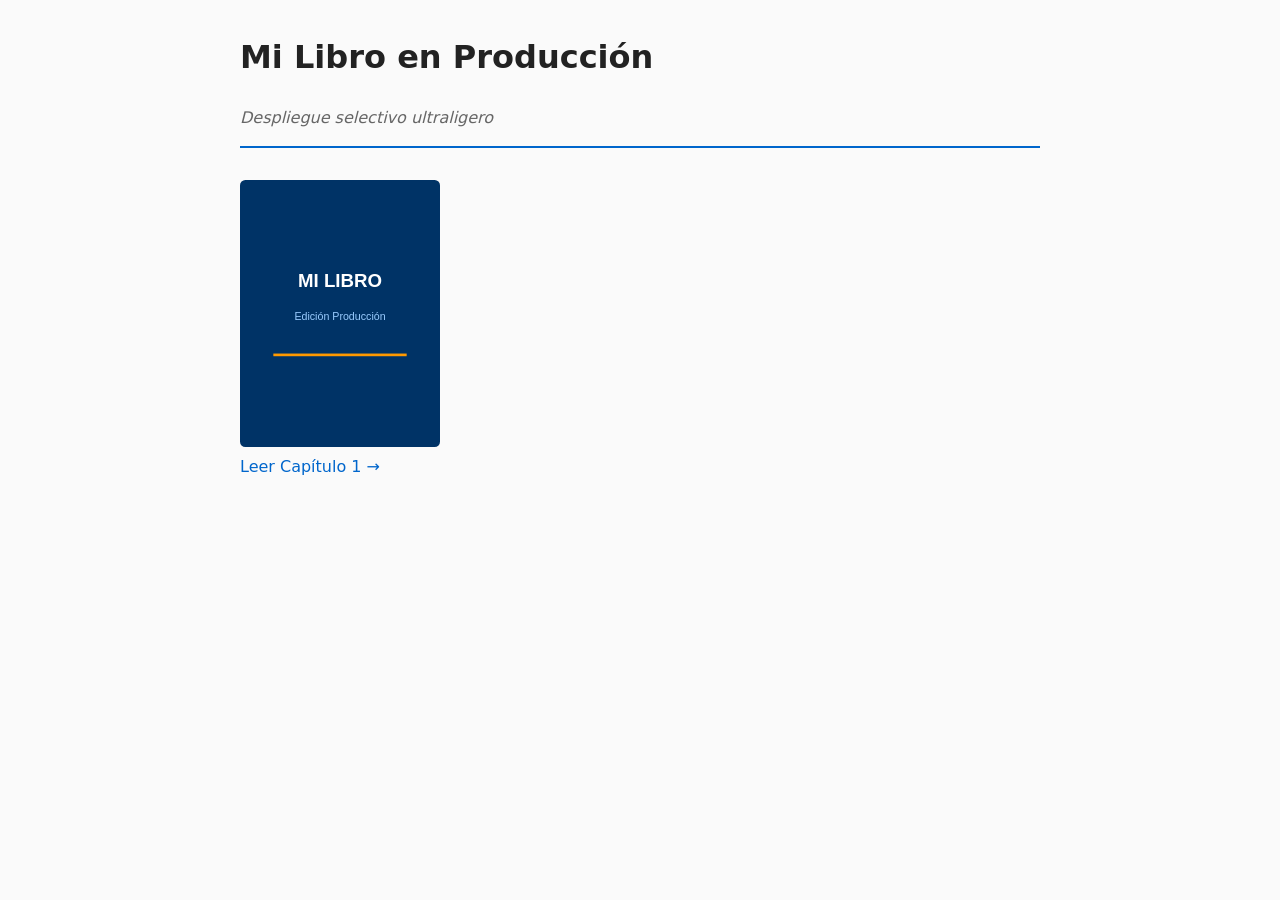
<file: git/practica_despliegue_selectivo/proyecto-demo/web/index.html>
<!DOCTYPE html>
<html lang="es">
<head>
  <meta charset="UTF-8">
  <meta name="viewport" content="width=device-width, initial-scale=1.0">
  <title>Mi Libro - Edición Web</title>
  <link rel="stylesheet" href="css/style.css">
</head>
<body>
  <header>
    <h1>Mi Libro en Producción</h1>
    <p class="tagline">Despliegue selectivo ultraligero</p>
  </header>
  <main>
    <img src="images/portada.svg" alt="Portada del libro" width="200">
    <nav>
      <a href="capitulo1.html">Leer Capítulo 1 &rarr;</a>
    </nav>
  </main>
  <script src="js/app.js"></script>
</body>
</html>
</file>
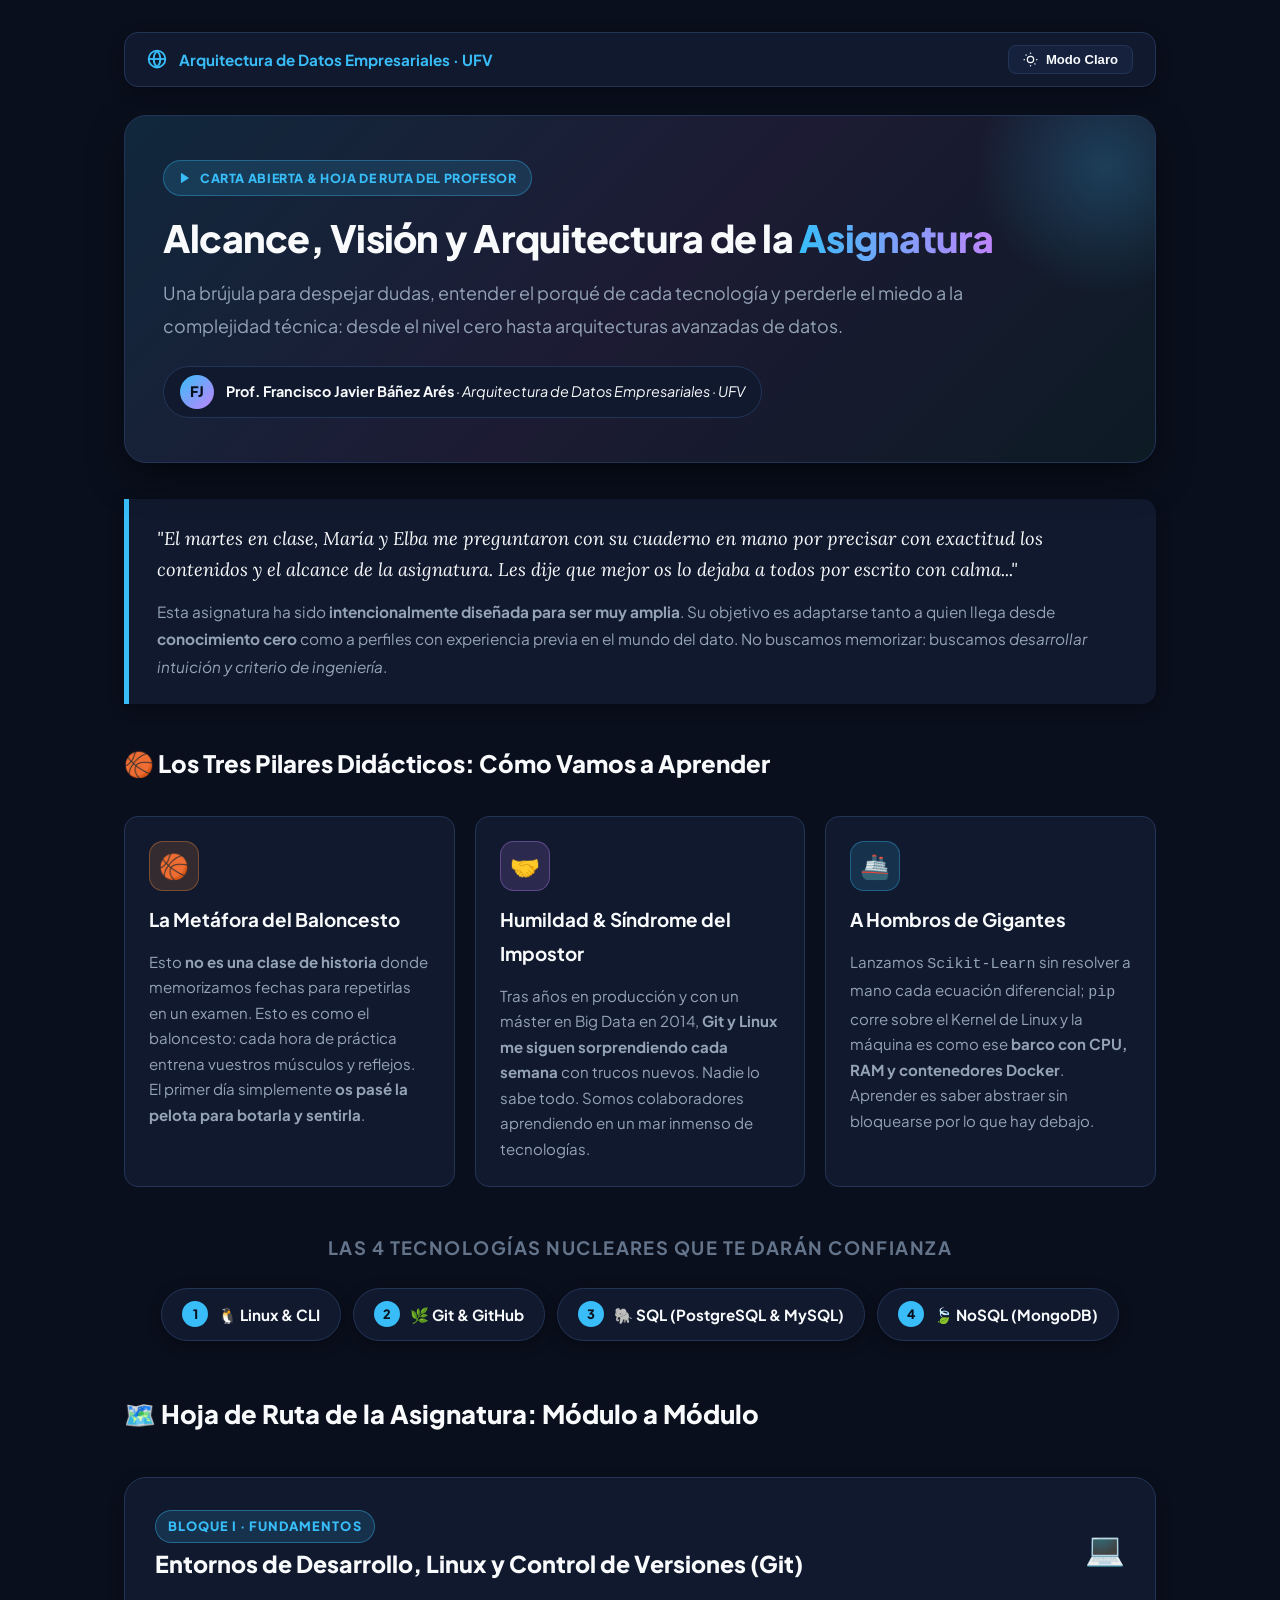
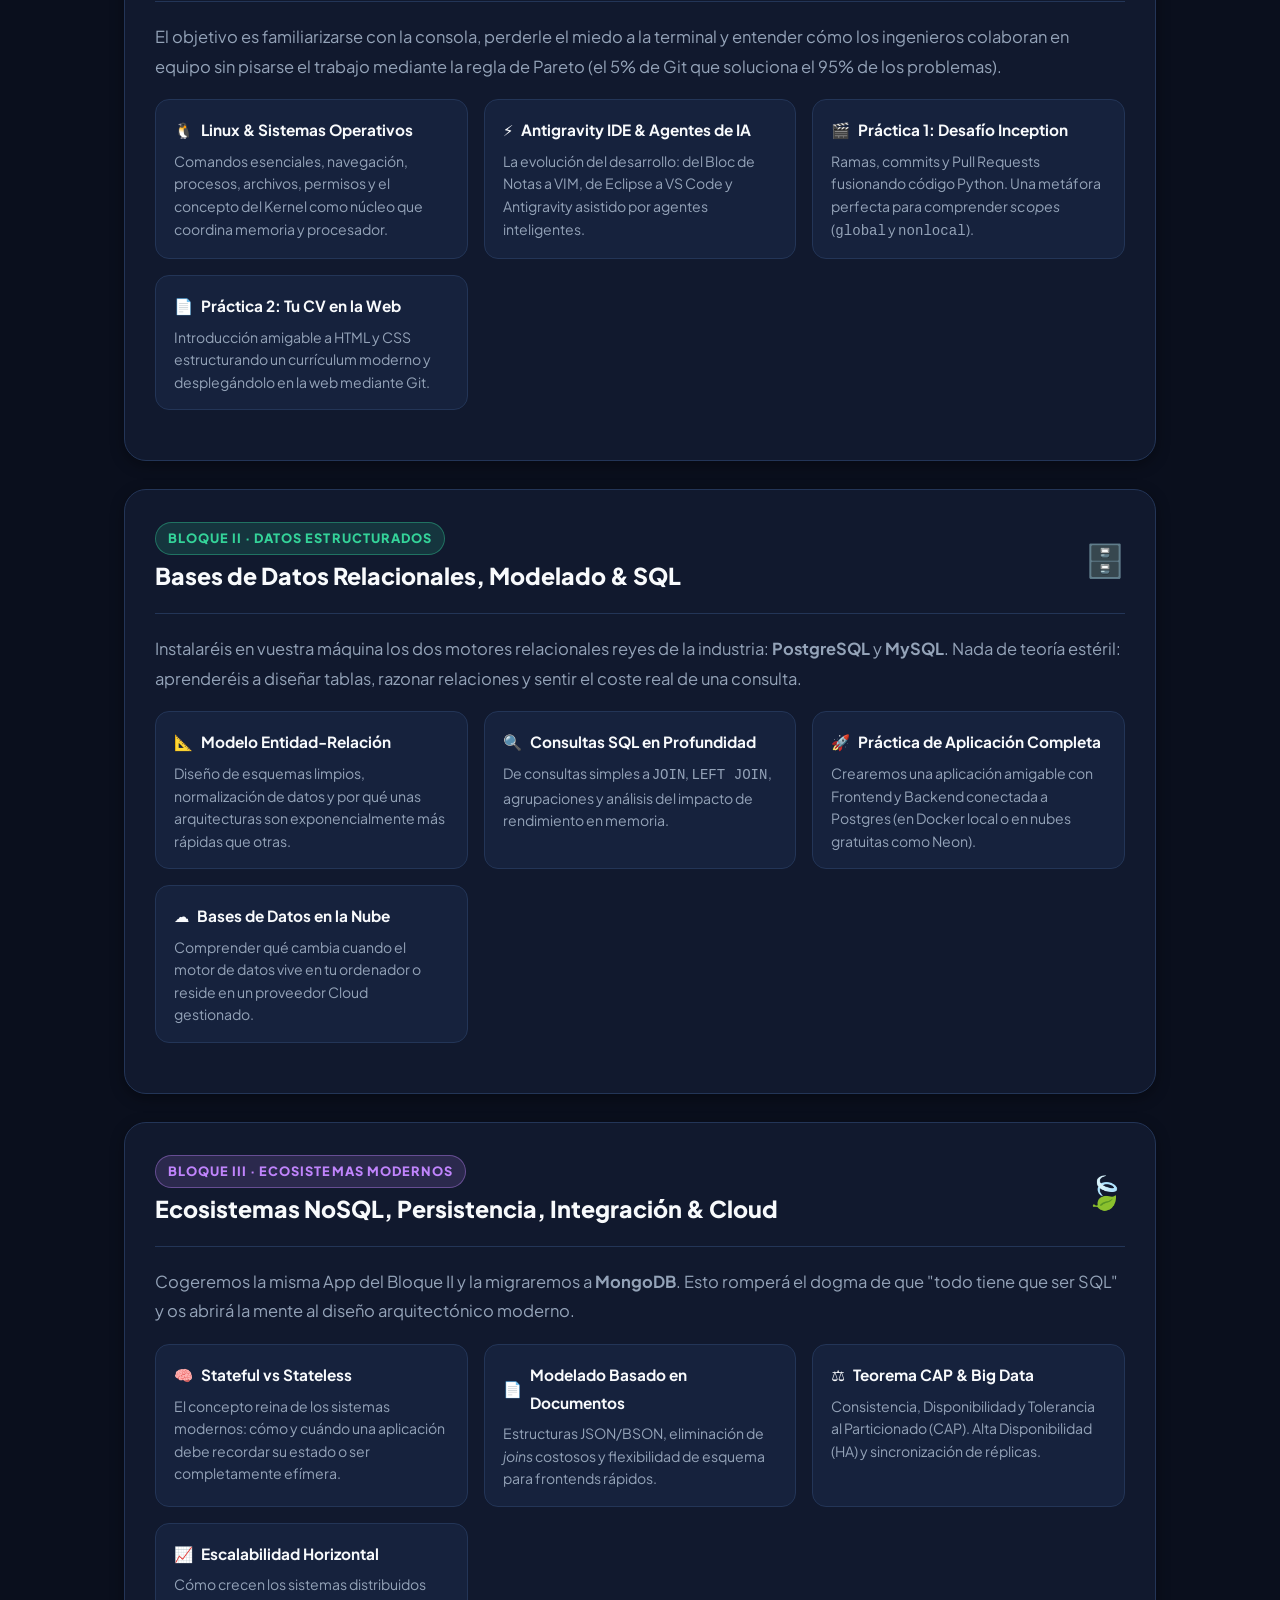
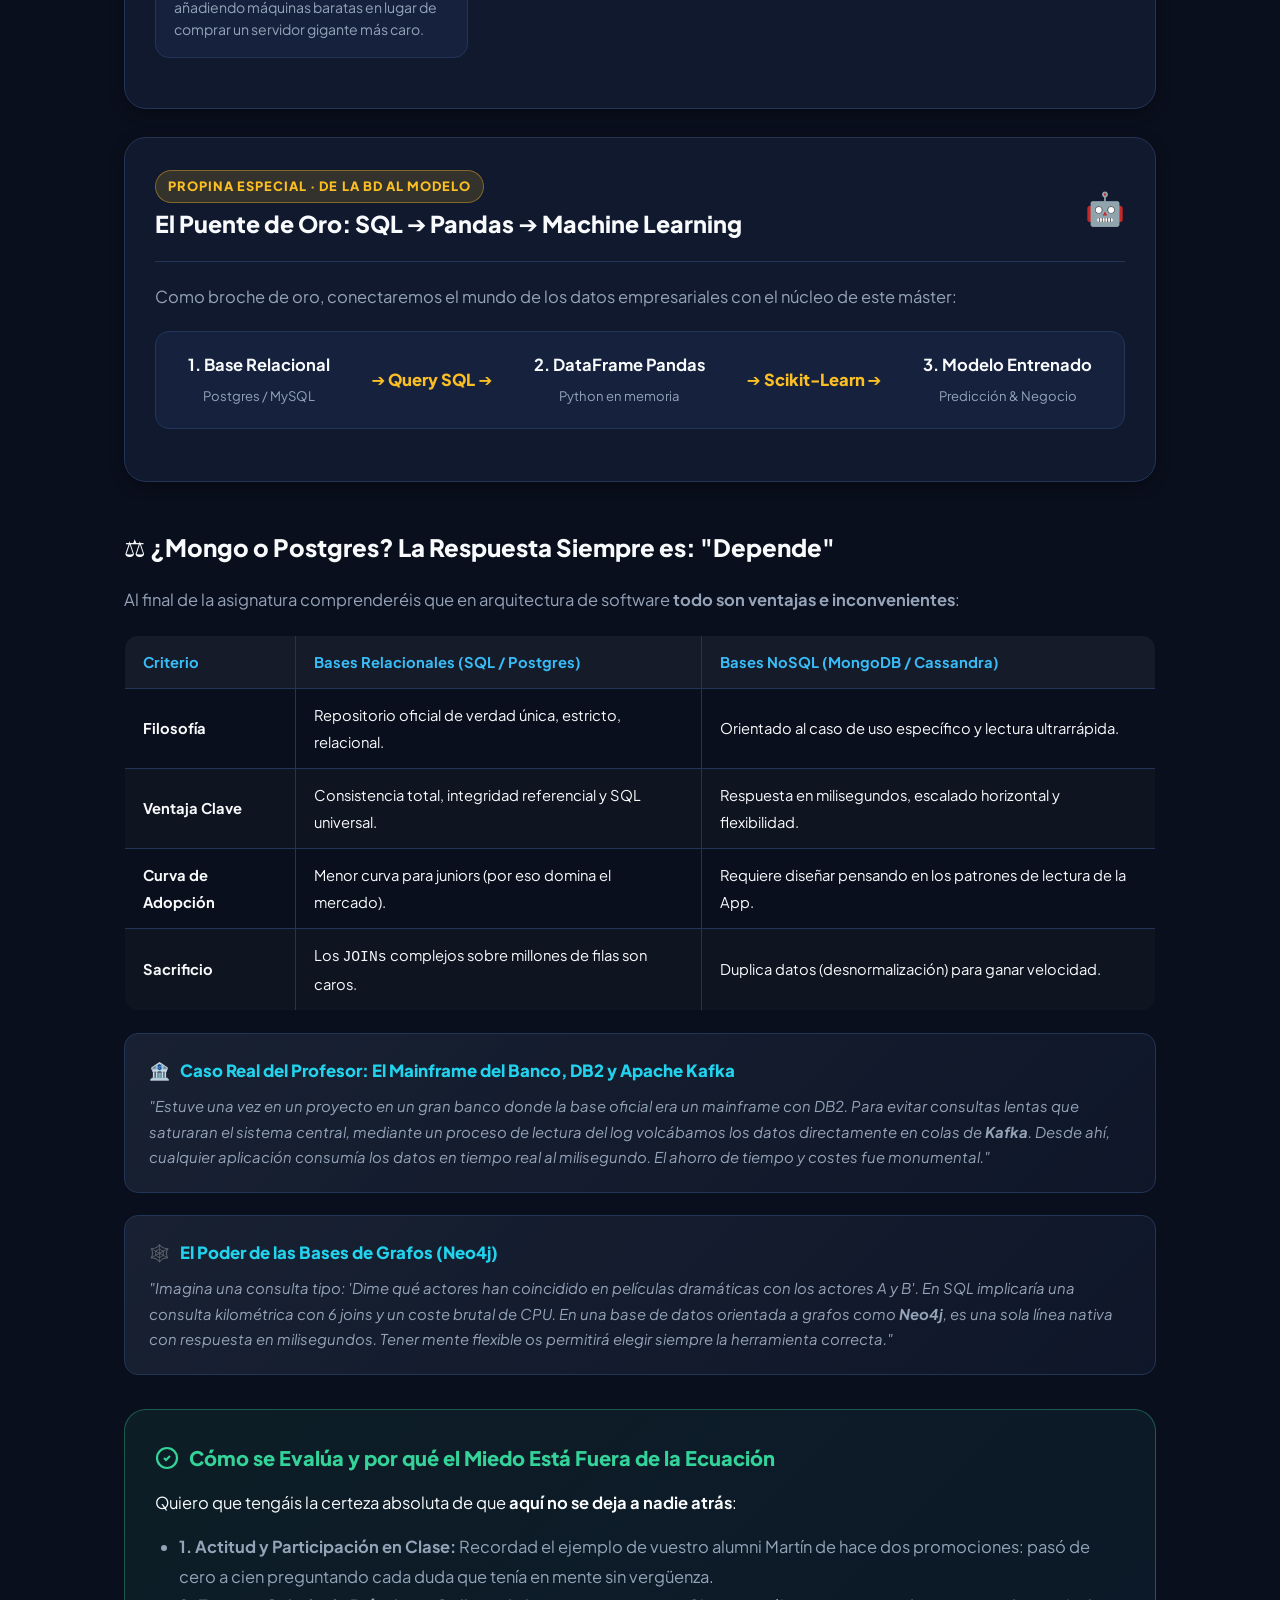
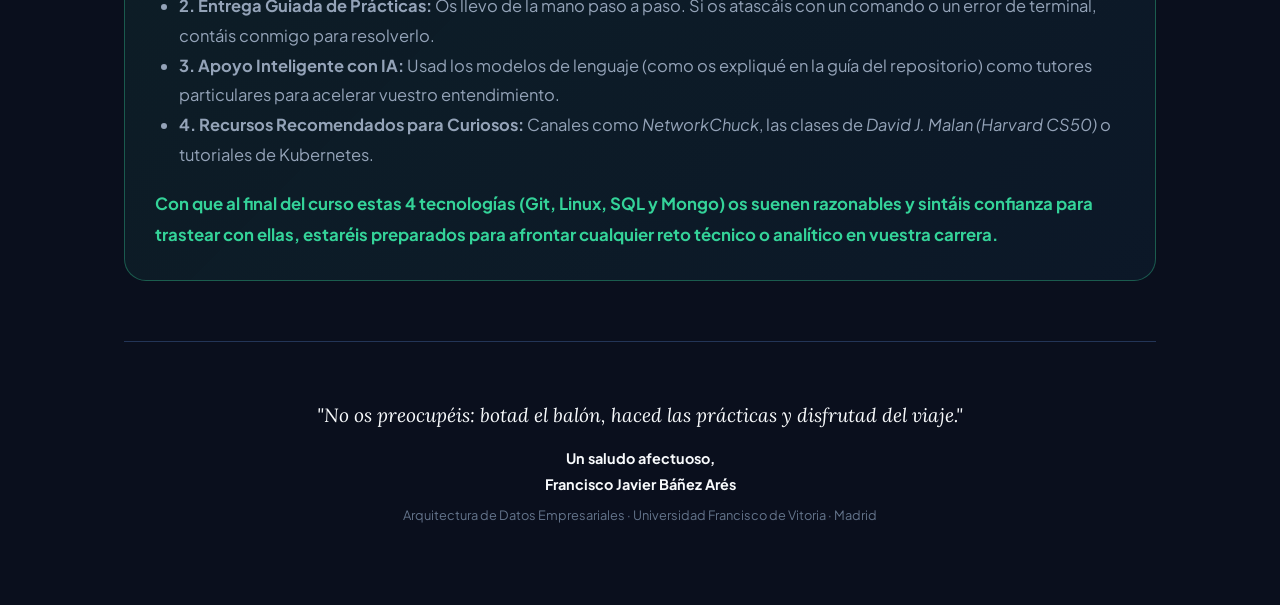
<file: alcance_asignatura_canvas.html>
<!DOCTYPE html>
<html lang="es">
<head>
  <meta charset="utf-8">
  <meta name="viewport" content="width=device-width, initial-scale=1.0">
  <meta name="description" content="Guía Visual y Hoja de Ruta: Alcance de la Asignatura - Arquitectura de Datos Empresariales. Entornos, Linux, Git, SQL, NoSQL y Cloud.">
  <title>Alcance de la Asignatura · Hoja de Ruta y Filosofía Didáctica | Arquitectura de Datos Empresariales · UFV</title>
  <link rel="preconnect" href="https://fonts.googleapis.com">
  <link rel="preconnect" href="https://fonts.gstatic.com" crossorigin>
  <link href="https://fonts.googleapis.com/css2?family=Plus+Jakarta+Sans:ital,wght@0,300;0,400;0,500;0,600;0,700;0,800;1,400;1,600&family=JetBrains+Mono:ital,wght@0,400;0,500;0,600;0,700&family=Lora:ital,wght@0,500;1,400&display=swap" rel="stylesheet">
  <style>
    :root {
      --bg-page: #0a0f1d;
      --bg-surface: #11192e;
      --bg-card: #16223d;
      --bg-card-hover: #1c2c4e;
      --border: #233557;
      --border-accent: #38bdf8;
      
      --text-main: #f8fafc;
      --text-muted: #94a3b8;
      --text-dim: #64748b;
      
      --brand: #38bdf8;
      --brand-glow: rgba(56, 189, 248, 0.22);
      --accent-green: #34d399;
      --accent-purple: #c084fc;
      --accent-amber: #fbbf24;
      --accent-rose: #f43f5e;
      --accent-cyan: #22d3ee;
      --accent-orange: #fb923c;
      
      --code-bg: #090e1a;
      --code-border: #1e2c48;
      
      --radius-sm: 8px;
      --radius-md: 14px;
      --radius-lg: 22px;
      --radius-xl: 30px;
      --radius-full: 9999px;
      
      --font-sans: 'Plus Jakarta Sans', system-ui, -apple-system, sans-serif;
      --font-mono: 'JetBrains Mono', monospace;
      --font-serif: 'Lora', Georgia, serif;
      
      --shadow-sm: 0 4px 14px rgba(0, 0, 0, 0.35);
      --shadow-lg: 0 16px 40px -8px rgba(0, 0, 0, 0.65);
      --shadow-glow: 0 0 30px var(--brand-glow);
    }

    [data-theme="light"] {
      --bg-page: #f8fafc;
      --bg-surface: #ffffff;
      --bg-card: #f1f5f9;
      --bg-card-hover: #e2e8f0;
      --border: #cbd5e1;
      --border-accent: #0284c7;
      
      --text-main: #0f172a;
      --text-muted: #475569;
      --text-dim: #94a3b8;
      
      --brand: #0284c7;
      --brand-glow: rgba(2, 132, 199, 0.15);
      --accent-green: #059669;
      --accent-purple: #7c3aed;
      --accent-amber: #d97706;
      --accent-rose: #e11d48;
      --accent-cyan: #0891b2;
      --accent-orange: #ea580c;
      
      --code-bg: #1e293b;
      --code-border: #334155;
      --shadow-sm: 0 4px 14px rgba(0, 0, 0, 0.05);
      --shadow-lg: 0 16px 36px -8px rgba(0, 0, 0, 0.12);
    }

    * { box-sizing: border-box; margin: 0; padding: 0; }

    html { scroll-behavior: smooth; }

    body {
      background-color: var(--bg-page);
      color: var(--text-main);
      font-family: var(--font-sans);
      font-size: 16.5px;
      line-height: 1.8;
      transition: background-color 0.25s ease, color 0.25s ease;
      padding: 0;
      margin: 0;
    }

    .canvas-wrapper {
      max-width: 1080px;
      margin: 0 auto;
      padding: 32px 24px 80px 24px;
    }

    /* Top Controls */
    .top-bar {
      display: flex;
      justify-content: space-between;
      align-items: center;
      padding: 12px 22px;
      background: var(--bg-surface);
      border: 1px solid var(--border);
      border-radius: var(--radius-md);
      margin-bottom: 28px;
      box-shadow: var(--shadow-sm);
    }

    .top-brand {
      display: flex;
      align-items: center;
      gap: 12px;
      font-weight: 700;
      font-size: 0.95rem;
      color: var(--brand);
    }

    .theme-toggle-btn {
      background: var(--bg-card);
      border: 1px solid var(--border);
      color: var(--text-main);
      padding: 6px 14px;
      border-radius: var(--radius-sm);
      font-size: 0.82rem;
      font-weight: 600;
      cursor: pointer;
      display: inline-flex;
      align-items: center;
      gap: 8px;
      transition: all 0.2s ease;
    }

    .theme-toggle-btn:hover {
      background: var(--bg-card-hover);
      border-color: var(--brand);
    }

    /* Hero Header */
    .hero-header {
      background: linear-gradient(135deg, rgba(56, 189, 248, 0.14) 0%, rgba(192, 132, 252, 0.1) 50%, rgba(52, 211, 153, 0.06) 100%);
      border: 1px solid var(--border);
      border-radius: var(--radius-lg);
      padding: 44px 38px;
      margin-bottom: 36px;
      box-shadow: var(--shadow-lg);
      position: relative;
      overflow: hidden;
    }

    .hero-header::after {
      content: '';
      position: absolute;
      top: -80px;
      right: -80px;
      width: 260px;
      height: 260px;
      background: radial-gradient(circle, var(--brand-glow) 0%, transparent 70%);
      pointer-events: none;
    }

    .badge-pill {
      display: inline-flex;
      align-items: center;
      gap: 8px;
      padding: 6px 14px;
      border-radius: var(--radius-full);
      font-size: 0.78rem;
      font-weight: 800;
      letter-spacing: 0.05em;
      text-transform: uppercase;
      background: rgba(56, 189, 248, 0.15);
      color: var(--brand);
      border: 1px solid rgba(56, 189, 248, 0.35);
      margin-bottom: 18px;
    }

    .hero-title {
      font-size: 2.35rem;
      font-weight: 800;
      line-height: 1.25;
      margin-bottom: 16px;
      color: var(--text-main);
      letter-spacing: -0.02em;
    }

    .hero-title span {
      background: linear-gradient(90deg, var(--brand), var(--accent-purple));
      -webkit-background-clip: text;
      -webkit-text-fill-color: transparent;
    }

    .hero-lead {
      font-size: 1.12rem;
      color: var(--text-muted);
      max-width: 860px;
      margin-bottom: 24px;
    }

    .teacher-badge {
      display: inline-flex;
      align-items: center;
      gap: 12px;
      background: var(--bg-surface);
      border: 1px solid var(--border);
      padding: 8px 16px;
      border-radius: var(--radius-full);
      font-size: 0.9rem;
      color: var(--text-main);
    }

    .teacher-avatar {
      width: 34px;
      height: 34px;
      background: linear-gradient(135deg, var(--brand), var(--accent-purple));
      border-radius: 50%;
      display: flex;
      align-items: center;
      justify-content: center;
      font-weight: 800;
      color: #0a0f1d;
      font-size: 0.9rem;
    }

    /* Manifesto Cards */
    .manifesto-box {
      background: var(--bg-surface);
      border-left: 5px solid var(--brand);
      border-radius: 0 var(--radius-md) var(--radius-md) 0;
      padding: 24px 28px;
      margin: 30px 0;
      font-size: 1.02rem;
      box-shadow: var(--shadow-sm);
    }

    .manifesto-quote {
      font-family: var(--font-serif);
      font-size: 1.15rem;
      font-style: italic;
      color: var(--text-main);
      line-height: 1.7;
      margin-bottom: 12px;
    }

    /* Pillars Grid (Analogies) */
    .pillars-grid {
      display: grid;
      grid-template-columns: repeat(auto-fit, minmax(310px, 1fr));
      gap: 20px;
      margin: 30px 0;
    }

    .pillar-card {
      background: var(--bg-surface);
      border: 1px solid var(--border);
      border-radius: var(--radius-md);
      padding: 24px;
      display: flex;
      flex-direction: column;
      gap: 12px;
      transition: all 0.25s ease;
      position: relative;
    }

    .pillar-card:hover {
      border-color: var(--brand);
      transform: translateY(-3px);
      box-shadow: var(--shadow-lg);
    }

    .pillar-icon-wrapper {
      width: 50px;
      height: 50px;
      border-radius: var(--radius-md);
      display: flex;
      align-items: center;
      justify-content: center;
      font-size: 1.5rem;
    }

    .pillar-card.basketball .pillar-icon-wrapper {
      background: rgba(251, 146, 60, 0.15);
      border: 1px solid rgba(251, 146, 60, 0.35);
      color: var(--accent-orange);
    }

    .pillar-card.ship .pillar-icon-wrapper {
      background: rgba(56, 189, 248, 0.15);
      border: 1px solid rgba(56, 189, 248, 0.35);
      color: var(--brand);
    }

    .pillar-card.giants .pillar-icon-wrapper {
      background: rgba(192, 132, 252, 0.15);
      border: 1px solid rgba(192, 132, 252, 0.35);
      color: var(--accent-purple);
    }

    .pillar-title {
      font-size: 1.18rem;
      font-weight: 700;
      color: var(--text-main);
    }

    .pillar-text {
      font-size: 0.94rem;
      color: var(--text-muted);
      line-height: 1.7;
    }

    /* Big Block Timeline */
    .timeline-container {
      margin: 40px 0;
      display: flex;
      flex-direction: column;
      gap: 28px;
    }

    .block-card {
      background: var(--bg-surface);
      border: 1px solid var(--border);
      border-radius: var(--radius-lg);
      padding: 32px 30px;
      box-shadow: var(--shadow-sm);
      position: relative;
      transition: all 0.25s ease;
    }

    .block-card:hover {
      border-color: rgba(56, 189, 248, 0.5);
    }

    .block-header {
      display: flex;
      align-items: center;
      justify-content: space-between;
      gap: 16px;
      margin-bottom: 20px;
      padding-bottom: 16px;
      border-bottom: 1px solid var(--border);
      flex-wrap: wrap;
    }

    .block-tag {
      font-size: 0.8rem;
      font-weight: 800;
      letter-spacing: 0.08em;
      text-transform: uppercase;
      padding: 4px 12px;
      border-radius: var(--radius-full);
      display: inline-flex;
      align-items: center;
      gap: 6px;
    }

    .block-1 .block-tag {
      background: rgba(56, 189, 248, 0.15);
      color: var(--brand);
      border: 1px solid rgba(56, 189, 248, 0.4);
    }

    .block-2 .block-tag {
      background: rgba(52, 211, 153, 0.15);
      color: var(--accent-green);
      border: 1px solid rgba(52, 211, 153, 0.4);
    }

    .block-3 .block-tag {
      background: rgba(192, 132, 252, 0.15);
      color: var(--accent-purple);
      border: 1px solid rgba(192, 132, 252, 0.4);
    }

    .block-bonus .block-tag {
      background: rgba(251, 191, 36, 0.15);
      color: var(--accent-amber);
      border: 1px solid rgba(251, 191, 36, 0.4);
    }

    .block-title {
      font-size: 1.45rem;
      font-weight: 800;
      color: var(--text-main);
    }

    /* Feature Grid inside Blocks */
    .feature-grid {
      display: grid;
      grid-template-columns: repeat(auto-fit, minmax(280px, 1fr));
      gap: 16px;
      margin: 18px 0;
    }

    .feature-item {
      background: var(--bg-card);
      border: 1px solid var(--border);
      border-radius: var(--radius-md);
      padding: 16px 18px;
    }

    .feature-item-title {
      font-size: 0.96rem;
      font-weight: 700;
      margin-bottom: 6px;
      display: flex;
      align-items: center;
      gap: 8px;
      color: var(--text-main);
    }

    .feature-item-desc {
      font-size: 0.88rem;
      color: var(--text-muted);
      line-height: 1.6;
    }

    /* Real World Case Study Callouts */
    .case-study {
      background: linear-gradient(135deg, rgba(30, 41, 59, 0.7), rgba(15, 23, 42, 0.9));
      border: 1px solid var(--border);
      border-radius: var(--radius-md);
      padding: 22px 24px;
      margin: 22px 0;
    }

    .case-study-title {
      font-size: 1.05rem;
      font-weight: 800;
      display: flex;
      align-items: center;
      gap: 10px;
      color: var(--accent-cyan);
      margin-bottom: 8px;
    }

    .case-study-content {
      font-size: 0.93rem;
      color: var(--text-muted);
      line-height: 1.7;
    }

    /* Architecture Comparison Table */
    .styled-table {
      width: 100%;
      border-collapse: collapse;
      margin: 20px 0;
      font-size: 0.92rem;
      border-radius: var(--radius-md);
      overflow: hidden;
      border: 1px solid var(--border);
    }

    .styled-table th, .styled-table td {
      border: 1px solid var(--border);
      padding: 13px 18px;
      text-align: left;
    }

    .styled-table th {
      background: rgba(255, 255, 255, 0.05);
      font-weight: 700;
      color: var(--brand);
    }

    .styled-table tr:nth-child(even) {
      background: rgba(255, 255, 255, 0.02);
    }

    /* Core 4 Badges */
    .core-badges-container {
      display: flex;
      flex-wrap: wrap;
      gap: 12px;
      margin: 24px 0;
      justify-content: center;
    }

    .core-badge {
      display: flex;
      align-items: center;
      gap: 10px;
      background: var(--bg-surface);
      border: 1px solid var(--border);
      padding: 12px 20px;
      border-radius: var(--radius-full);
      box-shadow: var(--shadow-sm);
      transition: all 0.2s ease;
    }

    .core-badge:hover {
      border-color: var(--brand);
      transform: scale(1.04);
    }

    .core-badge-num {
      width: 26px;
      height: 26px;
      border-radius: 50%;
      background: var(--brand);
      color: #0a0f1d;
      font-weight: 800;
      font-size: 0.8rem;
      display: flex;
      align-items: center;
      justify-content: center;
    }

    .core-badge-text {
      font-weight: 700;
      font-size: 0.95rem;
      color: var(--text-main);
    }

    /* Evaluation & Mindset Section */
    .eval-card {
      background: linear-gradient(135deg, rgba(52, 211, 153, 0.08) 0%, rgba(56, 189, 248, 0.05) 100%);
      border: 1px solid rgba(52, 211, 153, 0.35);
      border-radius: var(--radius-lg);
      padding: 30px;
      margin: 34px 0;
    }

    .eval-title {
      font-size: 1.25rem;
      font-weight: 800;
      color: var(--accent-green);
      margin-bottom: 12px;
      display: flex;
      align-items: center;
      gap: 10px;
    }

    /* Footer */
    .canvas-footer {
      text-align: center;
      margin-top: 60px;
      padding-top: 32px;
      border-top: 1px solid var(--border);
      color: var(--text-dim);
      font-size: 0.9rem;
    }

    .signature-block {
      margin-top: 24px;
      font-family: var(--font-serif);
      font-size: 1.2rem;
      color: var(--text-main);
      font-style: italic;
    }

    /* Responsive */
    @media (max-width: 768px) {
      .canvas-wrapper { padding: 16px 12px 60px 12px; }
      .hero-header { padding: 26px 20px; }
      .hero-title { font-size: 1.75rem; }
      .block-card { padding: 22px 18px; }
      .pillars-grid { grid-template-columns: 1fr; }
    }
  </style>
</head>
<body>

  <div class="canvas-wrapper">

    <!-- Top Action Bar -->
    <div class="top-bar">
      <div class="top-brand">
        <svg width="20" height="20" viewBox="0 0 24 24" fill="none" stroke="currentColor" stroke-width="2.2">
          <circle cx="12" cy="12" r="10"></circle>
          <path d="M12 2a14.5 14.5 0 0 0 0 20 14.5 14.5 0 0 0 0-20"></path>
          <path d="M2 12h20"></path>
        </svg>
        <span>Arquitectura de Datos Empresariales · UFV</span>
      </div>
      <button class="theme-toggle-btn" onclick="toggleTheme()">
        <svg width="15" height="15" viewBox="0 0 24 24" fill="none" stroke="currentColor" stroke-width="2">
          <circle cx="12" cy="12" r="5"></circle>
          <line x1="12" y1="1" x2="12" y2="3"></line>
          <line x1="12" y1="21" x2="12" y2="23"></line>
          <line x1="4.22" y1="4.22" x2="5.64" y2="5.64"></line>
          <line x1="18.36" y1="18.36" x2="19.78" y2="19.78"></line>
          <line x1="1" y1="12" x2="3" y2="12"></line>
          <line x1="21" y1="12" x2="23" y2="12"></line>
        </svg>
        <span id="theme-text">Modo Claro</span>
      </button>
    </div>

    <!-- Hero Header -->
    <header class="hero-header">
      <div class="badge-pill">
        <svg width="14" height="14" viewBox="0 0 24 24" fill="currentColor">
          <polygon points="5 3 19 12 5 21 5 3"></polygon>
        </svg>
        Carta Abierta &amp; Hoja de Ruta del Profesor
      </div>
      <h1 class="hero-title">Alcance, Visión y Arquitectura de la <span>Asignatura</span></h1>
      <p class="hero-lead">
        Una brújula para despejar dudas, entender el porqué de cada tecnología y perderle el miedo a la complejidad técnica: desde el nivel cero hasta arquitecturas avanzadas de datos.
      </p>

      <div class="teacher-badge">
        <div class="teacher-avatar">FJ</div>
        <div>
          <strong>Prof. Francisco Javier Báñez Arés</strong> · <em>Arquitectura de Datos Empresariales · UFV</em>
        </div>
      </div>
    </header>

    <!-- Context & Origin of this letter -->
    <div class="manifesto-box">
      <div class="manifesto-quote">
        "El martes en clase, María y Elba me preguntaron con su cuaderno en mano por precisar con exactitud los contenidos y el alcance de la asignatura. Les dije que mejor os lo dejaba a todos por escrito con calma..."
      </div>
      <p style="color: var(--text-muted); font-size: 0.96rem;">
        Esta asignatura ha sido <strong>intencionalmente diseñada para ser muy amplia</strong>. Su objetivo es adaptarse tanto a quien llega desde <strong>conocimiento cero</strong> como a perfiles con experiencia previa en el mundo del dato. No buscamos memorizar: buscamos <em>desarrollar intuición y criterio de ingeniería</em>.
      </p>
    </div>

    <!-- The 3 Core Pillars / Pedagogical Metaphors -->
    <h2 style="font-size: 1.5rem; font-weight: 800; margin: 38px 0 16px; color: var(--text-main);">
      🏀 Los Tres Pilares Didácticos: Cómo Vamos a Aprender
    </h2>

    <div class="pillars-grid">
      <!-- Pillar 1: Basketball -->
      <div class="pillar-card basketball">
        <div class="pillar-icon-wrapper">🏀</div>
        <h3 class="pillar-title">La Metáfora del Baloncesto</h3>
        <p class="pillar-text">
          Esto <strong>no es una clase de historia</strong> donde memorizamos fechas para repetirlas en un examen. Esto es como el baloncesto: cada hora de práctica entrena vuestros músculos y reflejos. El primer día simplemente <strong>os pasé la pelota para botarla y sentirla</strong>.
        </p>
      </div>

      <!-- Pillar 2: Impostor Syndrome & Humility -->
      <div class="pillar-card giants">
        <div class="pillar-icon-wrapper">🤝</div>
        <h3 class="pillar-title">Humildad &amp; Síndrome del Impostor</h3>
        <p class="pillar-text">
          Tras años en producción y con un máster en Big Data en 2014, <strong>Git y Linux me siguen sorprendiendo cada semana</strong> con trucos nuevos. Nadie lo sabe todo. Somos colaboradores aprendiendo en un mar inmenso de tecnologías.
        </p>
      </div>

      <!-- Pillar 3: Giants & Abstraction -->
      <div class="pillar-card ship">
        <div class="pillar-icon-wrapper">🚢</div>
        <h3 class="pillar-title">A Hombros de Gigantes</h3>
        <p class="pillar-text">
          Lanzamos <code>Scikit-Learn</code> sin resolver a mano cada ecuación diferencial; <code>pip</code> corre sobre el Kernel de Linux y la máquina es como ese <strong>barco con CPU, RAM y contenedores Docker</strong>. Aprender es saber abstraer sin bloquearse por lo que hay debajo.
        </p>
      </div>
    </div>

    <!-- The 4 Core Technologies Badges -->
    <div style="text-align: center; margin: 44px 0 20px;">
      <h3 style="font-size: 1.15rem; color: var(--text-dim); text-transform: uppercase; letter-spacing: 0.08em; font-weight: 700;">
        Las 4 Tecnologías Nucleares que te darán Confianza
      </h3>
      <div class="core-badges-container">
        <div class="core-badge">
          <div class="core-badge-num">1</div>
          <div class="core-badge-text">🐧 Linux &amp; CLI</div>
        </div>
        <div class="core-badge">
          <div class="core-badge-num">2</div>
          <div class="core-badge-text">🌿 Git &amp; GitHub</div>
        </div>
        <div class="core-badge">
          <div class="core-badge-num">3</div>
          <div class="core-badge-text">🐘 SQL (PostgreSQL &amp; MySQL)</div>
        </div>
        <div class="core-badge">
          <div class="core-badge-num">4</div>
          <div class="core-badge-text">🍃 NoSQL (MongoDB)</div>
        </div>
      </div>
    </div>

    <!-- Detailed Modules Roadmap -->
    <h2 style="font-size: 1.6rem; font-weight: 800; margin: 50px 0 24px; color: var(--text-main);">
      🗺️ Hoja de Ruta de la Asignatura: Módulo a Módulo
    </h2>

    <div class="timeline-container">

      <!-- ================= BLOCK I ================= -->
      <article class="block-card block-1">
        <div class="block-header">
          <div>
            <div class="block-tag">Bloque I · Fundamentos</div>
            <h3 class="block-title">Entornos de Desarrollo, Linux y Control de Versiones (Git)</h3>
          </div>
          <span style="font-size: 2rem;">💻</span>
        </div>

        <p style="color: var(--text-muted); margin-bottom: 18px;">
          El objetivo es familiarizarse con la consola, perderle el miedo a la terminal y entender cómo los ingenieros colaboran en equipo sin pisarse el trabajo mediante la regla de Pareto (el 5% de Git que soluciona el 95% de los problemas).
        </p>

        <div class="feature-grid">
          <div class="feature-item">
            <div class="feature-item-title">
              <span>🐧</span> Linux &amp; Sistemas Operativos
            </div>
            <div class="feature-item-desc">
              Comandos esenciales, navegación, procesos, archivos, permisos y el concepto del Kernel como núcleo que coordina memoria y procesador.
            </div>
          </div>

          <div class="feature-item">
            <div class="feature-item-title">
              <span>⚡</span> Antigravity IDE &amp; Agentes de IA
            </div>
            <div class="feature-item-desc">
              La evolución del desarrollo: del Bloc de Notas a VIM, de Eclipse a VS Code y Antigravity asistido por agentes inteligentes.
            </div>
          </div>

          <div class="feature-item">
            <div class="feature-item-title">
              <span>🎬</span> Práctica 1: Desafío Inception
            </div>
            <div class="feature-item-desc">
              Ramas, commits y Pull Requests fusionando código Python. Una metáfora perfecta para comprender <em>scopes</em> (<code>global</code> y <code>nonlocal</code>).
            </div>
          </div>

          <div class="feature-item">
            <div class="feature-item-title">
              <span>📄</span> Práctica 2: Tu CV en la Web
            </div>
            <div class="feature-item-desc">
              Introducción amigable a HTML y CSS estructurando un currículum moderno y desplegándolo en la web mediante Git.
            </div>
          </div>
        </div>
      </article>

      <!-- ================= BLOCK II ================= -->
      <article class="block-card block-2">
        <div class="block-header">
          <div>
            <div class="block-tag">Bloque II · Datos Estructurados</div>
            <h3 class="block-title">Bases de Datos Relacionales, Modelado &amp; SQL</h3>
          </div>
          <span style="font-size: 2rem;">🗄️</span>
        </div>

        <p style="color: var(--text-muted); margin-bottom: 18px;">
          Instalaréis en vuestra máquina los dos motores relacionales reyes de la industria: <strong>PostgreSQL</strong> y <strong>MySQL</strong>. Nada de teoría estéril: aprenderéis a diseñar tablas, razonar relaciones y sentir el coste real de una consulta.
        </p>

        <div class="feature-grid">
          <div class="feature-item">
            <div class="feature-item-title">
              <span>📐</span> Modelo Entidad-Relación
            </div>
            <div class="feature-item-desc">
              Diseño de esquemas limpios, normalización de datos y por qué unas arquitecturas son exponencialmente más rápidas que otras.
            </div>
          </div>

          <div class="feature-item">
            <div class="feature-item-title">
              <span>🔍</span> Consultas SQL en Profundidad
            </div>
            <div class="feature-item-desc">
              De consultas simples a <code>JOIN</code>, <code>LEFT JOIN</code>, agrupaciones y análisis del impacto de rendimiento en memoria.
            </div>
          </div>

          <div class="feature-item">
            <div class="feature-item-title">
              <span>🚀</span> Práctica de Aplicación Completa
            </div>
            <div class="feature-item-desc">
              Crearemos una aplicación amigable con Frontend y Backend conectada a Postgres (en Docker local o en nubes gratuitas como Neon).
            </div>
          </div>

          <div class="feature-item">
            <div class="feature-item-title">
              <span>☁️</span> Bases de Datos en la Nube
            </div>
            <div class="feature-item-desc">
              Comprender qué cambia cuando el motor de datos vive en tu ordenador o reside en un proveedor Cloud gestionado.
            </div>
          </div>
        </div>
      </article>

      <!-- ================= BLOCK III ================= -->
      <article class="block-card block-3">
        <div class="block-header">
          <div>
            <div class="block-tag">Bloque III · Ecosistemas Modernos</div>
            <h3 class="block-title">Ecosistemas NoSQL, Persistencia, Integración &amp; Cloud</h3>
          </div>
          <span style="font-size: 2rem;">🍃</span>
        </div>

        <p style="color: var(--text-muted); margin-bottom: 18px;">
          Cogeremos la misma App del Bloque II y la migraremos a <strong>MongoDB</strong>. Esto romperá el dogma de que "todo tiene que ser SQL" y os abrirá la mente al diseño arquitectónico moderno.
        </p>

        <div class="feature-grid">
          <div class="feature-item">
            <div class="feature-item-title">
              <span>🧠</span> Stateful vs Stateless
            </div>
            <div class="feature-item-desc">
              El concepto reina de los sistemas modernos: cómo y cuándo una aplicación debe recordar su estado o ser completamente efímera.
            </div>
          </div>

          <div class="feature-item">
            <div class="feature-item-title">
              <span>📄</span> Modelado Basado en Documentos
            </div>
            <div class="feature-item-desc">
              Estructuras JSON/BSON, eliminación de <em>joins</em> costosos y flexibilidad de esquema para frontends rápidos.
            </div>
          </div>

          <div class="feature-item">
            <div class="feature-item-title">
              <span>⚖️</span> Teorema CAP &amp; Big Data
            </div>
            <div class="feature-item-desc">
              Consistencia, Disponibilidad y Tolerancia al Particionado (CAP). Alta Disponibilidad (HA) y sincronización de réplicas.
            </div>
          </div>

          <div class="feature-item">
            <div class="feature-item-title">
              <span>📈</span> Escalabilidad Horizontal
            </div>
            <div class="feature-item-desc">
              Cómo crecen los sistemas distribuidos añadiendo máquinas baratas en lugar de comprar un servidor gigante más caro.
            </div>
          </div>
        </div>
      </article>

      <!-- ================= BONUS TRACK ================= -->
      <article class="block-card block-bonus">
        <div class="block-header">
          <div>
            <div class="block-tag">Propina Especial · De la BD al Modelo</div>
            <h3 class="block-title">El Puente de Oro: SQL ➔ Pandas ➔ Machine Learning</h3>
          </div>
          <span style="font-size: 2rem;">🤖</span>
        </div>

        <p style="color: var(--text-muted);">
          Como broche de oro, conectaremos el mundo de los datos empresariales con el núcleo de este máster:
        </p>

        <div style="display: flex; align-items: center; justify-content: space-around; flex-wrap: wrap; gap: 14px; margin: 20px 0; background: var(--bg-card); padding: 18px; border-radius: var(--radius-md); border: 1px solid var(--border);">
          <div style="text-align: center;"><strong>1. Base Relacional</strong><br><span style="font-size: 0.82rem; color: var(--text-muted);">Postgres / MySQL</span></div>
          <div style="color: var(--accent-amber); font-weight: 800;">➔ Query SQL ➔</div>
          <div style="text-align: center;"><strong>2. DataFrame Pandas</strong><br><span style="font-size: 0.82rem; color: var(--text-muted);">Python en memoria</span></div>
          <div style="color: var(--accent-amber); font-weight: 800;">➔ Scikit-Learn ➔</div>
          <div style="text-align: center;"><strong>3. Modelo Entrenado</strong><br><span style="font-size: 0.82rem; color: var(--text-muted);">Predicción &amp; Negocio</span></div>
        </div>
      </article>

    </div>

    <!-- The Great Architecture Debate: "Depende" -->
    <h2 style="font-size: 1.5rem; font-weight: 800; margin: 44px 0 16px; color: var(--text-main);">
      ⚖️ ¿Mongo o Postgres? La Respuesta Siempre es: "Depende"
    </h2>
    <p style="color: var(--text-muted); margin-bottom: 20px;">
      Al final de la asignatura comprenderéis que en arquitectura de software <strong>todo son ventajas e inconvenientes</strong>:
    </p>

    <table class="styled-table">
      <thead>
        <tr>
          <th>Criterio</th>
          <th>Bases Relacionales (SQL / Postgres)</th>
          <th>Bases NoSQL (MongoDB / Cassandra)</th>
        </tr>
      </thead>
      <tbody>
        <tr>
          <td><strong>Filosofía</strong></td>
          <td>Repositorio oficial de verdad única, estricto, relacional.</td>
          <td>Orientado al caso de uso específico y lectura ultrarrápida.</td>
        </tr>
        <tr>
          <td><strong>Ventaja Clave</strong></td>
          <td>Consistencia total, integridad referencial y SQL universal.</td>
          <td>Respuesta en milisegundos, escalado horizontal y flexibilidad.</td>
        </tr>
        <tr>
          <td><strong>Curva de Adopción</strong></td>
          <td>Menor curva para juniors (por eso domina el mercado).</td>
          <td>Requiere diseñar pensando en los patrones de lectura de la App.</td>
        </tr>
        <tr>
          <td><strong>Sacrificio</strong></td>
          <td>Los <code>JOINs</code> complejos sobre millones de filas son caros.</td>
          <td>Duplica datos (desnormalización) para ganar velocidad.</td>
        </tr>
      </tbody>
    </table>

    <!-- Real World Anecdotes -->
    <div class="case-study">
      <div class="case-study-title">
        <span>🏦</span> Caso Real del Profesor: El Mainframe del Banco, DB2 y Apache Kafka
      </div>
      <div class="case-study-content">
        <em>"Estuve una vez en un proyecto en un gran banco donde la base oficial era un mainframe con DB2. Para evitar consultas lentas que saturaran el sistema central, mediante un proceso de lectura del log volcábamos los datos directamente en colas de <strong>Kafka</strong>. Desde ahí, cualquier aplicación consumía los datos en tiempo real al milisegundo. El ahorro de tiempo y costes fue monumental."</em>
      </div>
    </div>

    <div class="case-study">
      <div class="case-study-title">
        <span>🕸️</span> El Poder de las Bases de Grafos (Neo4j)
      </div>
      <div class="case-study-content">
        <em>"Imagina una consulta tipo: 'Dime qué actores han coincidido en películas dramáticas con los actores A y B'. En SQL implicaría una consulta kilométrica con 6 joins y un coste brutal de CPU. En una base de datos orientada a grafos como <strong>Neo4j</strong>, es una sola línea nativa con respuesta en milisegundos. Tener mente flexible os permitirá elegir siempre la herramienta correcta."</em>
      </div>
    </div>

    <!-- Evaluation, Mindset & Encouragement -->
    <section class="eval-card">
      <div class="eval-title">
        <svg width="24" height="24" viewBox="0 0 24 24" fill="none" stroke="currentColor" stroke-width="2.2">
          <circle cx="12" cy="12" r="10"></circle>
          <path d="m9 12 2 2 4-4"></path>
        </svg>
        <span>Cómo se Evalúa y por qué el Miedo Está Fuera de la Ecuación</span>
      </div>

      <p style="color: var(--text-main); margin-bottom: 14px;">
        Quiero que tengáis la certeza absoluta de que <strong>aquí no se deja a nadie atrás</strong>:
      </p>

      <ul style="margin-left: 24px; color: var(--text-muted); line-height: 1.8;">
        <li>
          <strong>1. Actitud y Participación en Clase:</strong> Recordad el ejemplo de vuestro alumni Martín de hace dos promociones: pasó de cero a cien preguntando cada duda que tenía en mente sin vergüenza.
        </li>
        <li>
          <strong>2. Entrega Guiada de Prácticas:</strong> Os llevo de la mano paso a paso. Si os atascáis con un comando o un error de terminal, contáis conmigo para resolverlo.
        </li>
        <li>
          <strong>3. Apoyo Inteligente con IA:</strong> Usad los modelos de lenguaje (como os expliqué en la guía del repositorio) como tutores particulares para acelerar vuestro entendimiento.
        </li>
        <li>
          <strong>4. Recursos Recomendados para Curiosos:</strong> Canales como <em>NetworkChuck</em>, las clases de <em>David J. Malan (Harvard CS50)</em> o tutoriales de Kubernetes.
        </li>
      </ul>

      <div style="margin-top: 20px; font-weight: 700; color: var(--accent-green); font-size: 1.05rem;">
        Con que al final del curso estas 4 tecnologías (Git, Linux, SQL y Mongo) os suenen razonables y sintáis confianza para trastear con ellas, estaréis preparados para afrontar cualquier reto técnico o analítico en vuestra carrera.
      </div>
    </section>

    <!-- Sign-off Footer -->
    <footer class="canvas-footer">
      <div class="signature-block">
        "No os preocupéis: botad el balón, haced las prácticas y disfrutad del viaje."
      </div>
      <p style="margin-top: 14px; font-weight: 700; color: var(--text-main);">
        Un saludo afectuoso,<br>Francisco Javier Báñez Arés
      </p>
      <p style="margin-top: 6px; font-size: 0.8rem; color: var(--text-dim);">
        Arquitectura de Datos Empresariales · Universidad Francisco de Vitoria · Madrid
      </p>
    </footer>

  </div>

  <script>
    // Theme toggle function
    function toggleTheme() {
      const body = document.body;
      const themeText = document.getElementById('theme-text');
      const isLight = body.getAttribute('data-theme') === 'light';
      
      if (isLight) {
        body.removeAttribute('data-theme');
        themeText.innerText = 'Modo Claro';
      } else {
        body.setAttribute('data-theme', 'light');
        themeText.innerText = 'Modo Oscuro';
      }
    }
  </script>
</body>
</html>
</file>
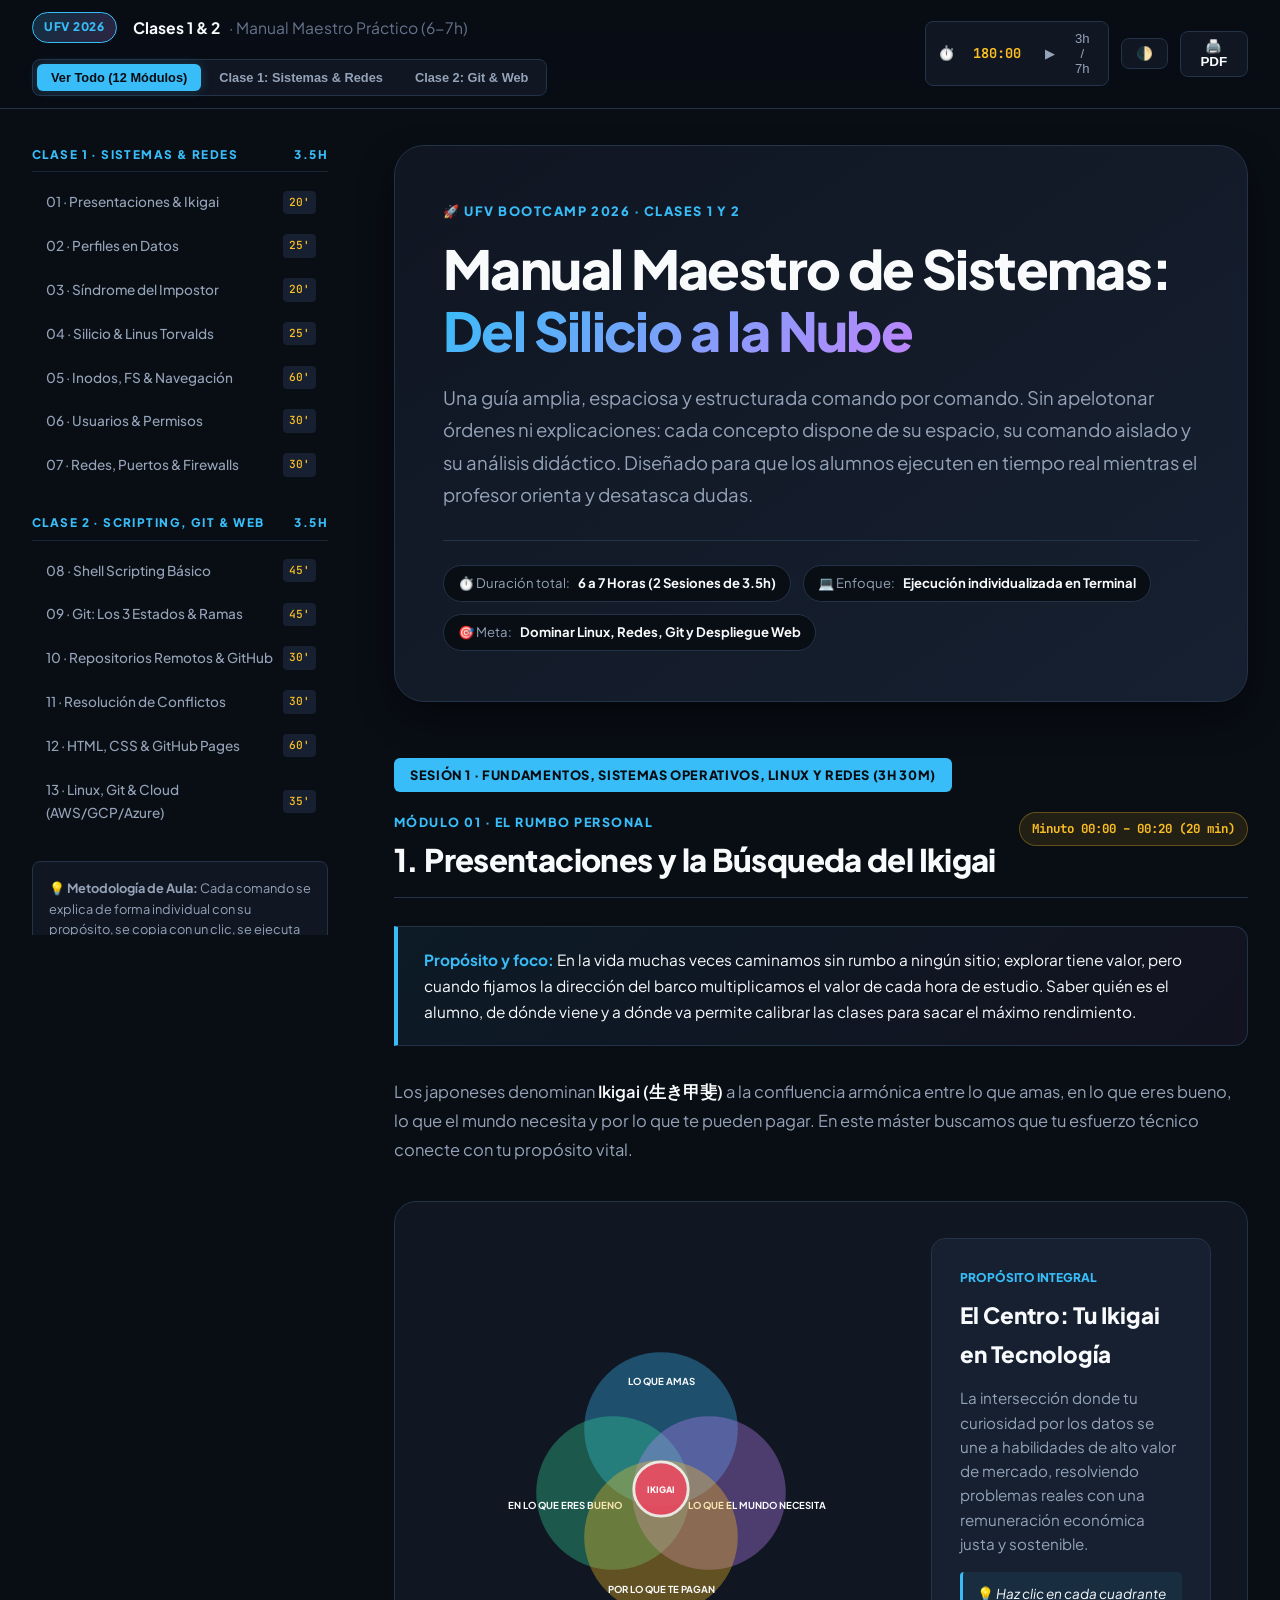
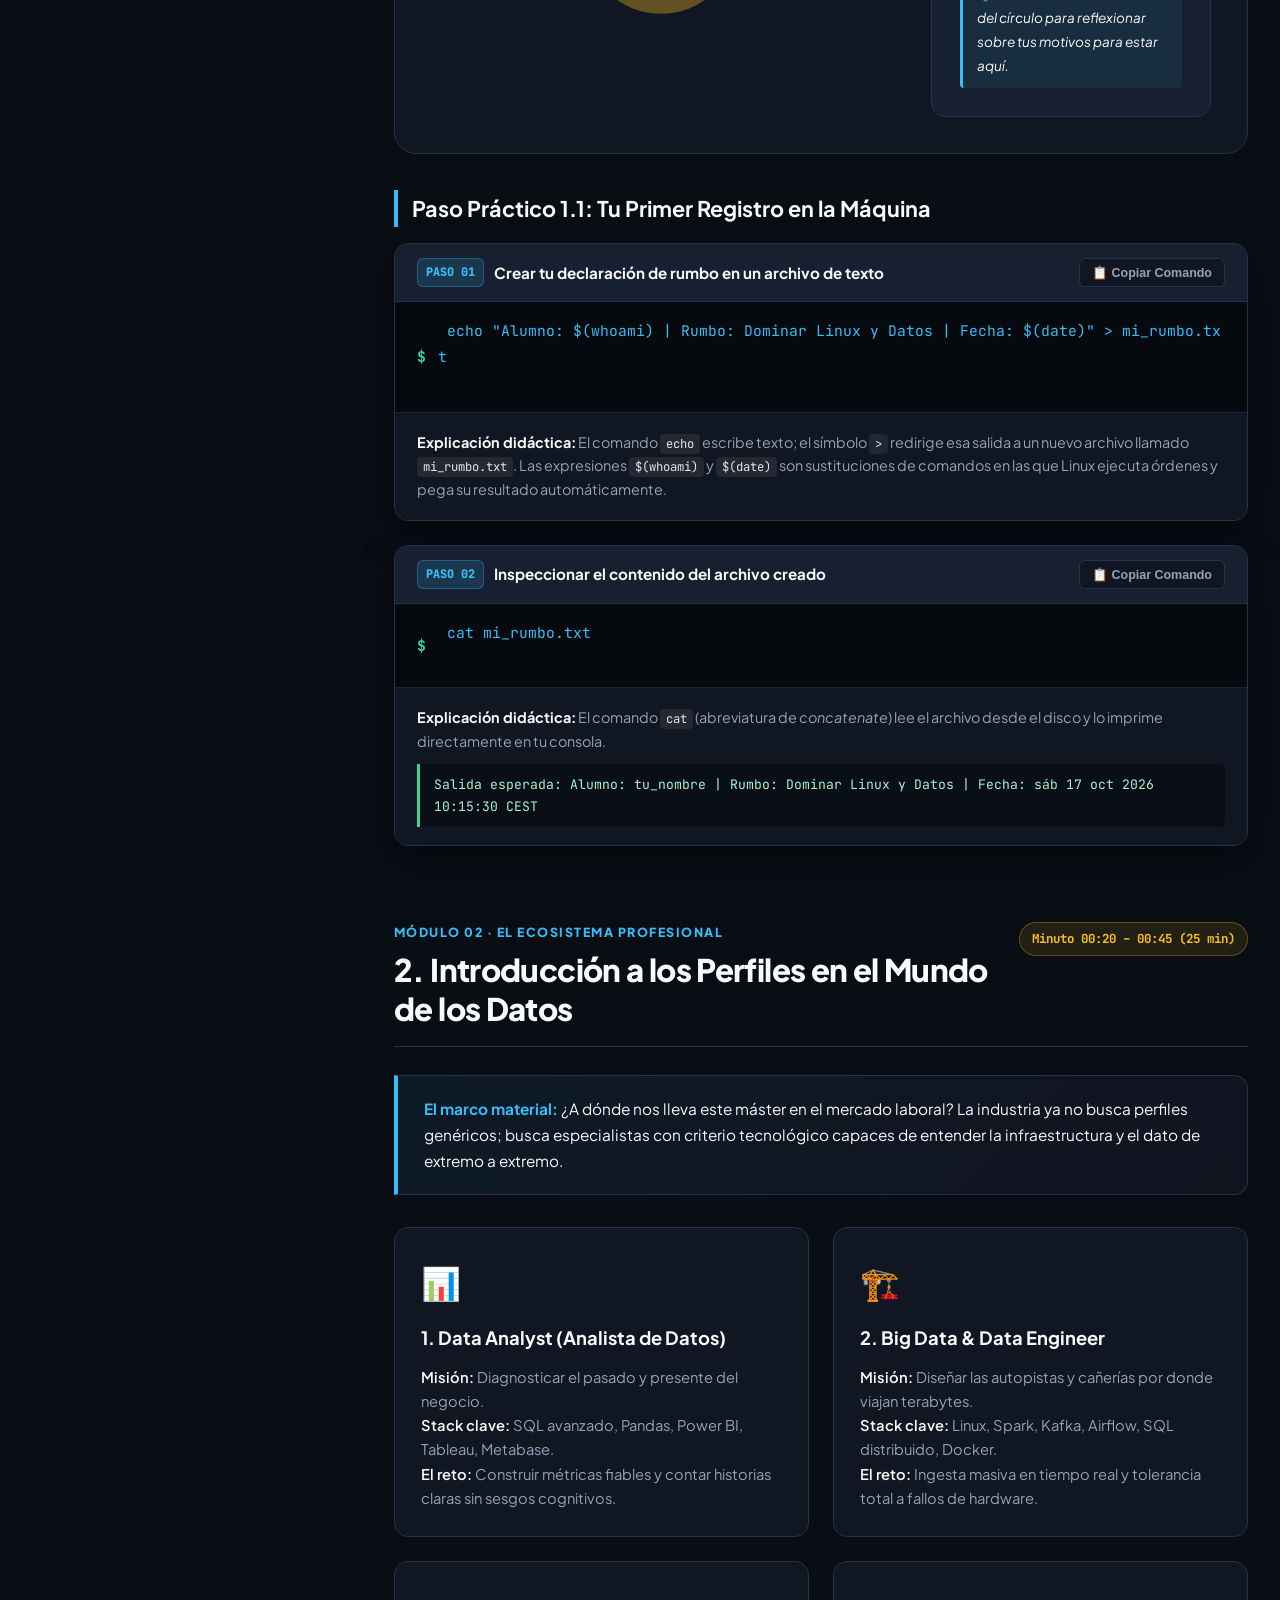
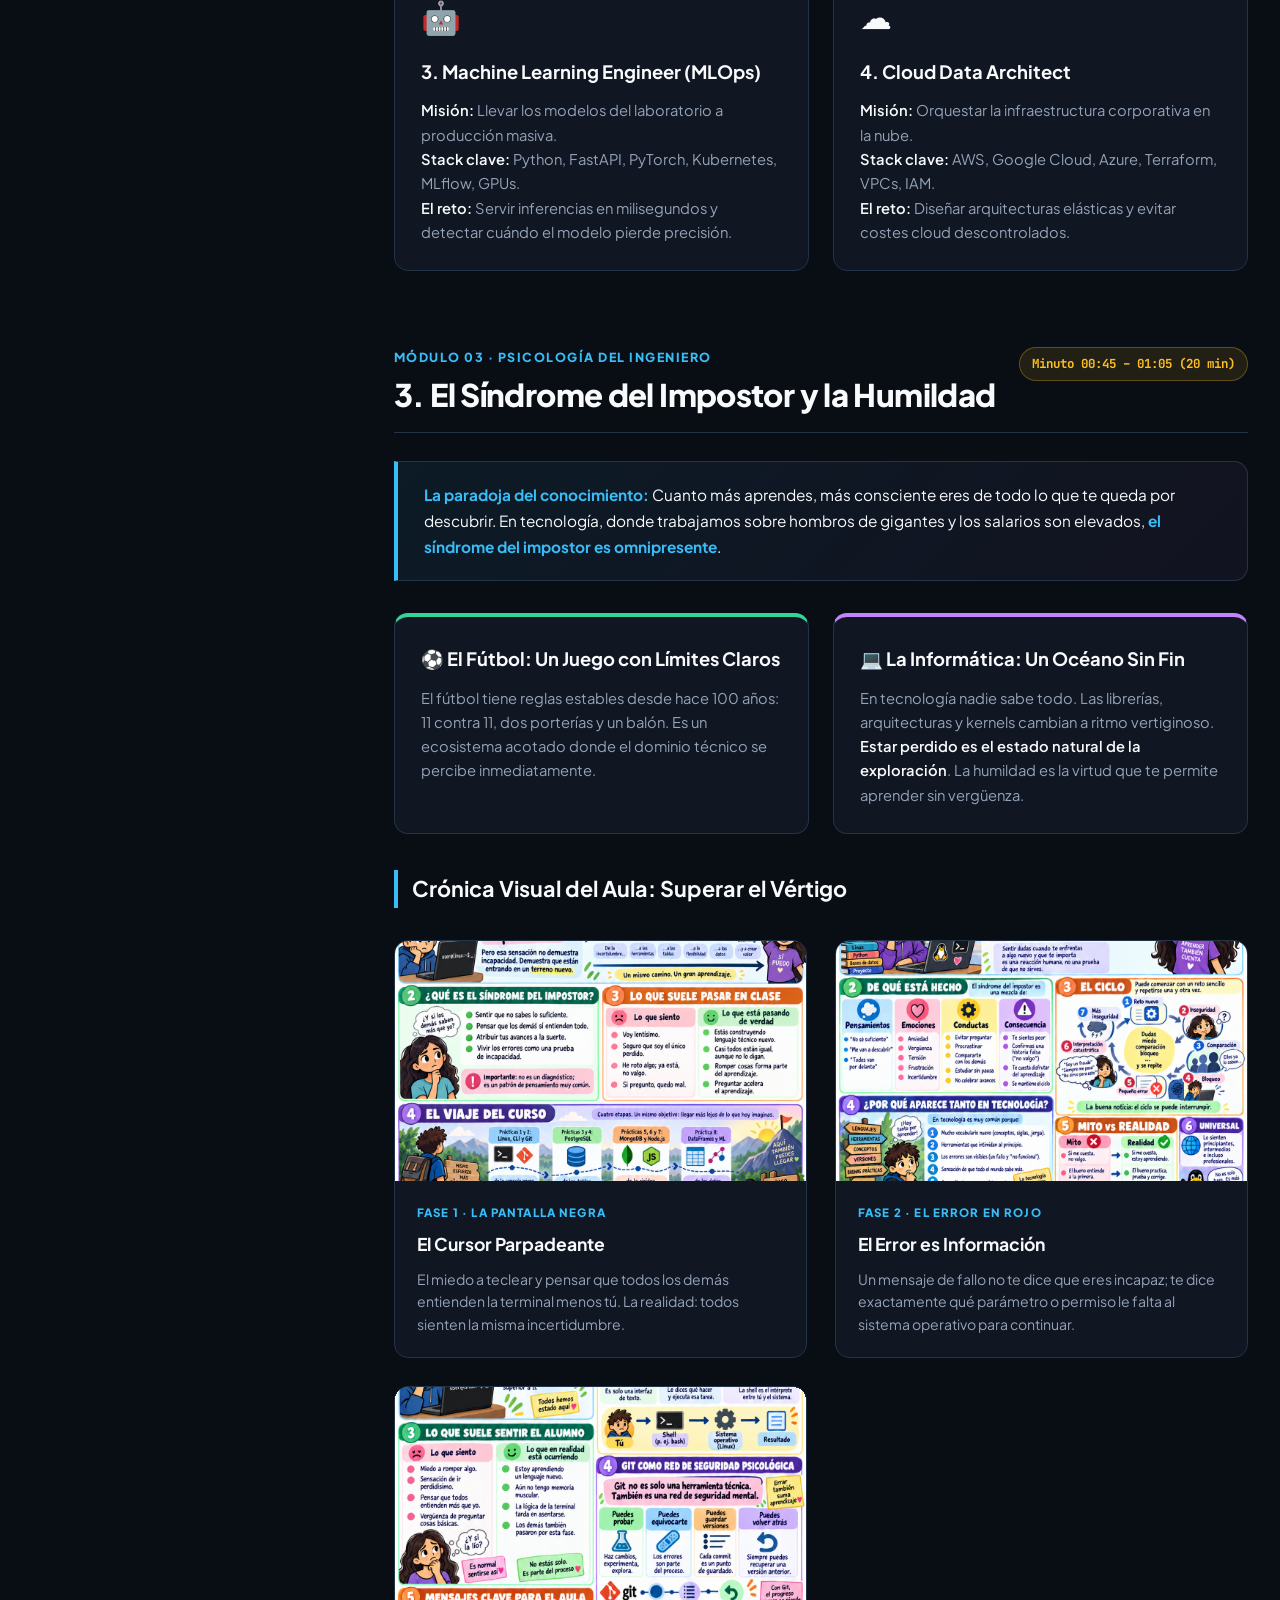
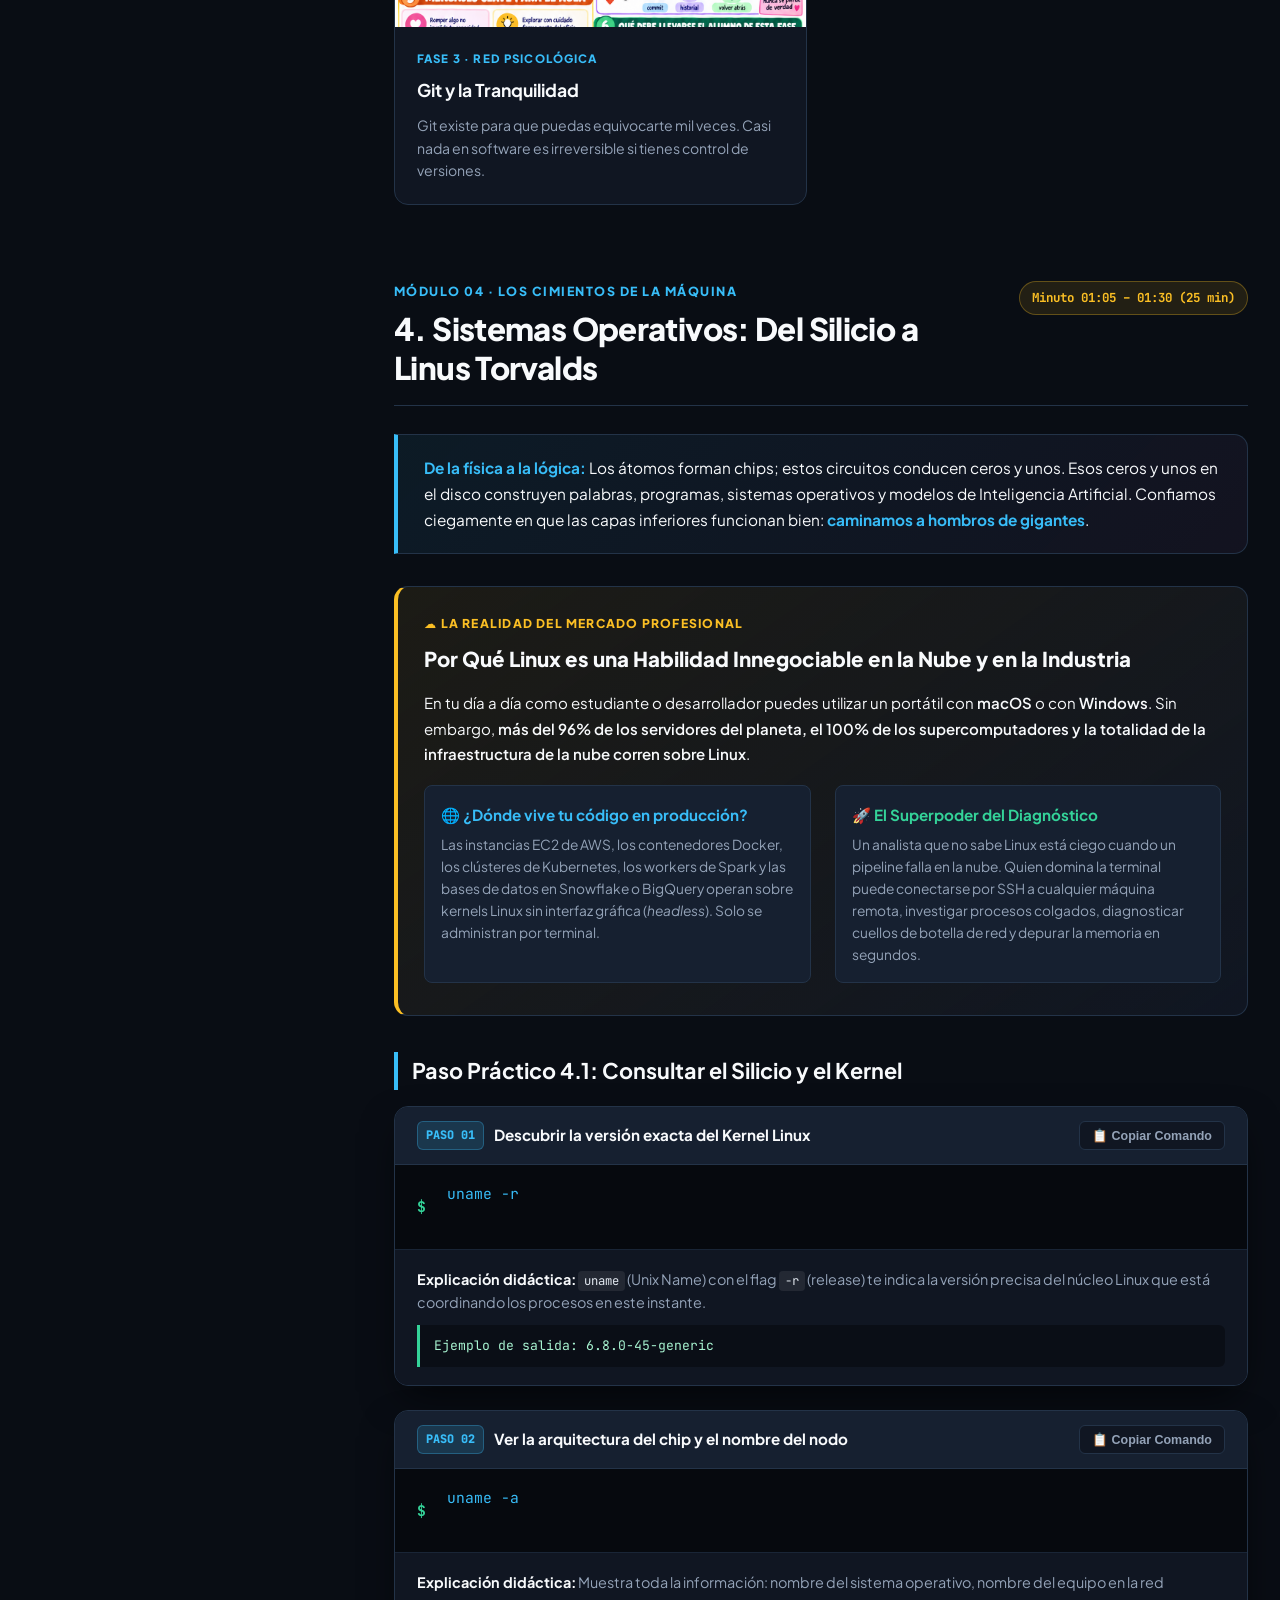
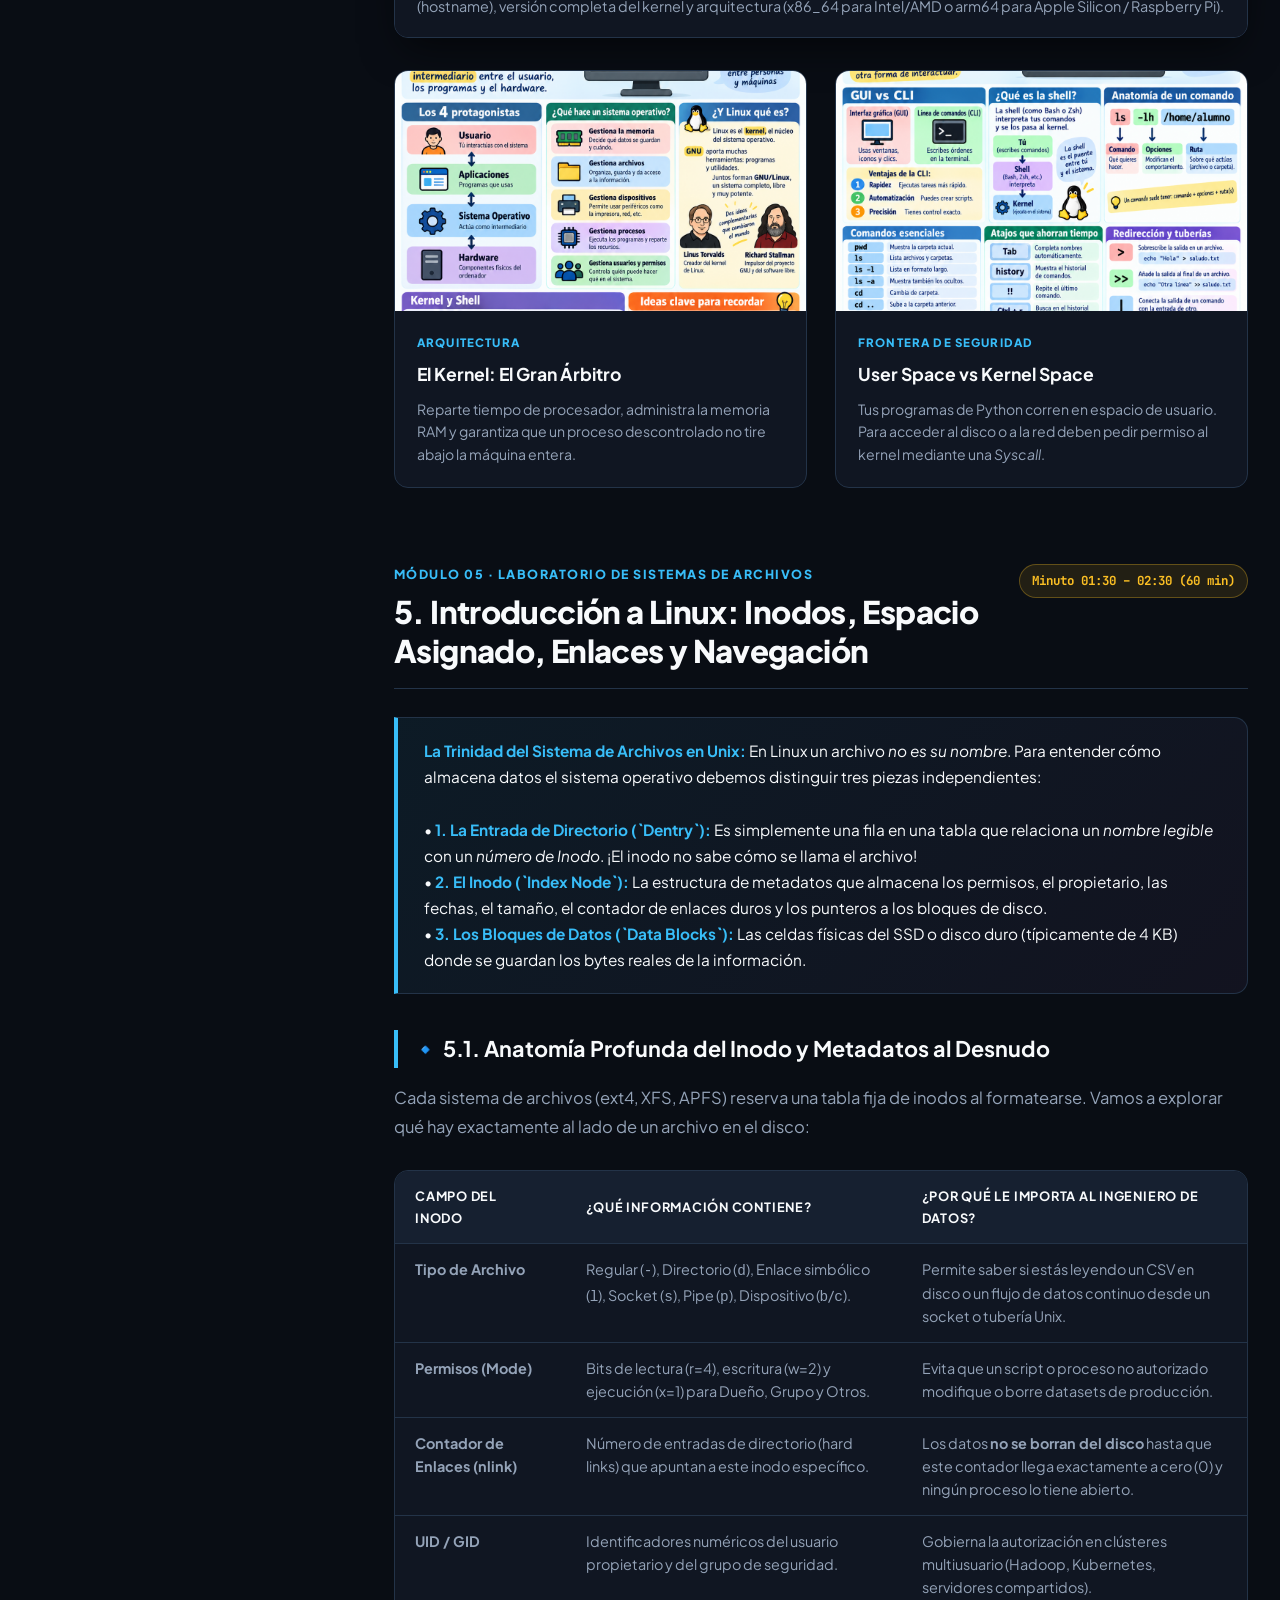
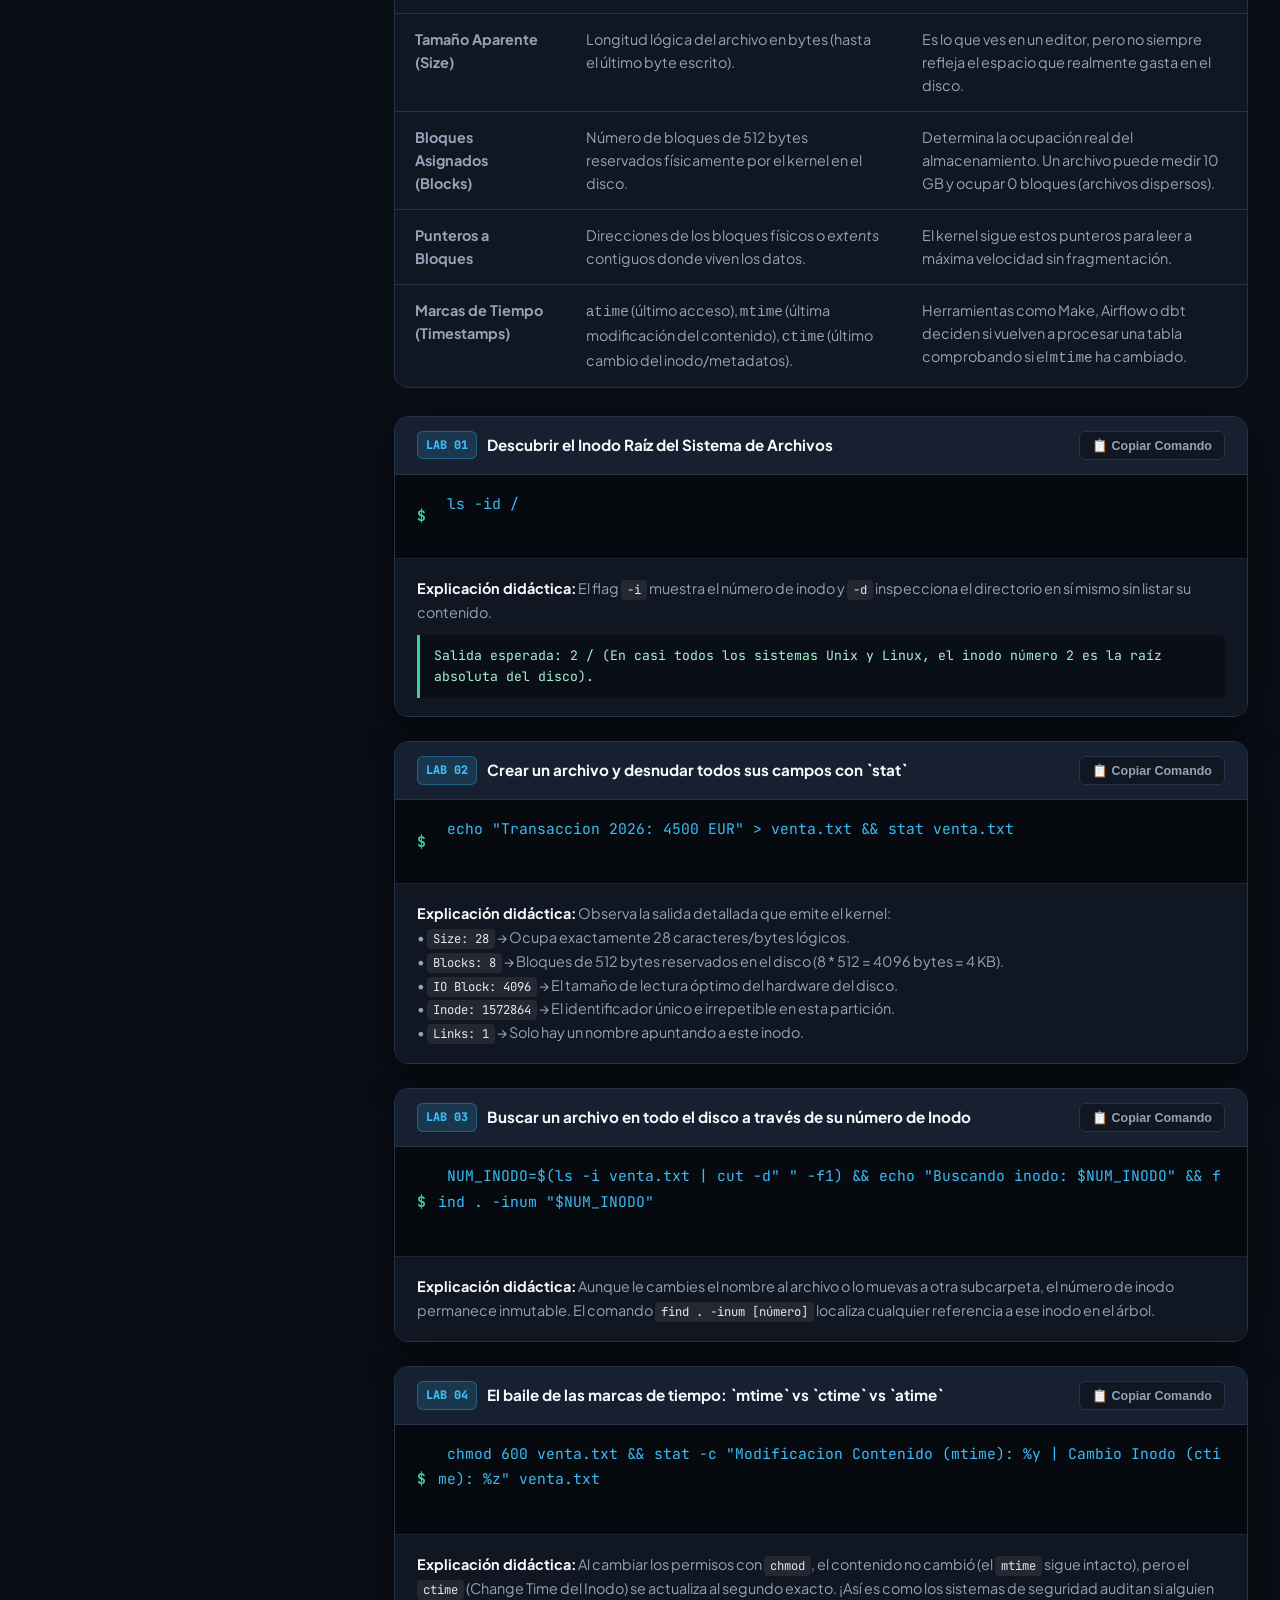
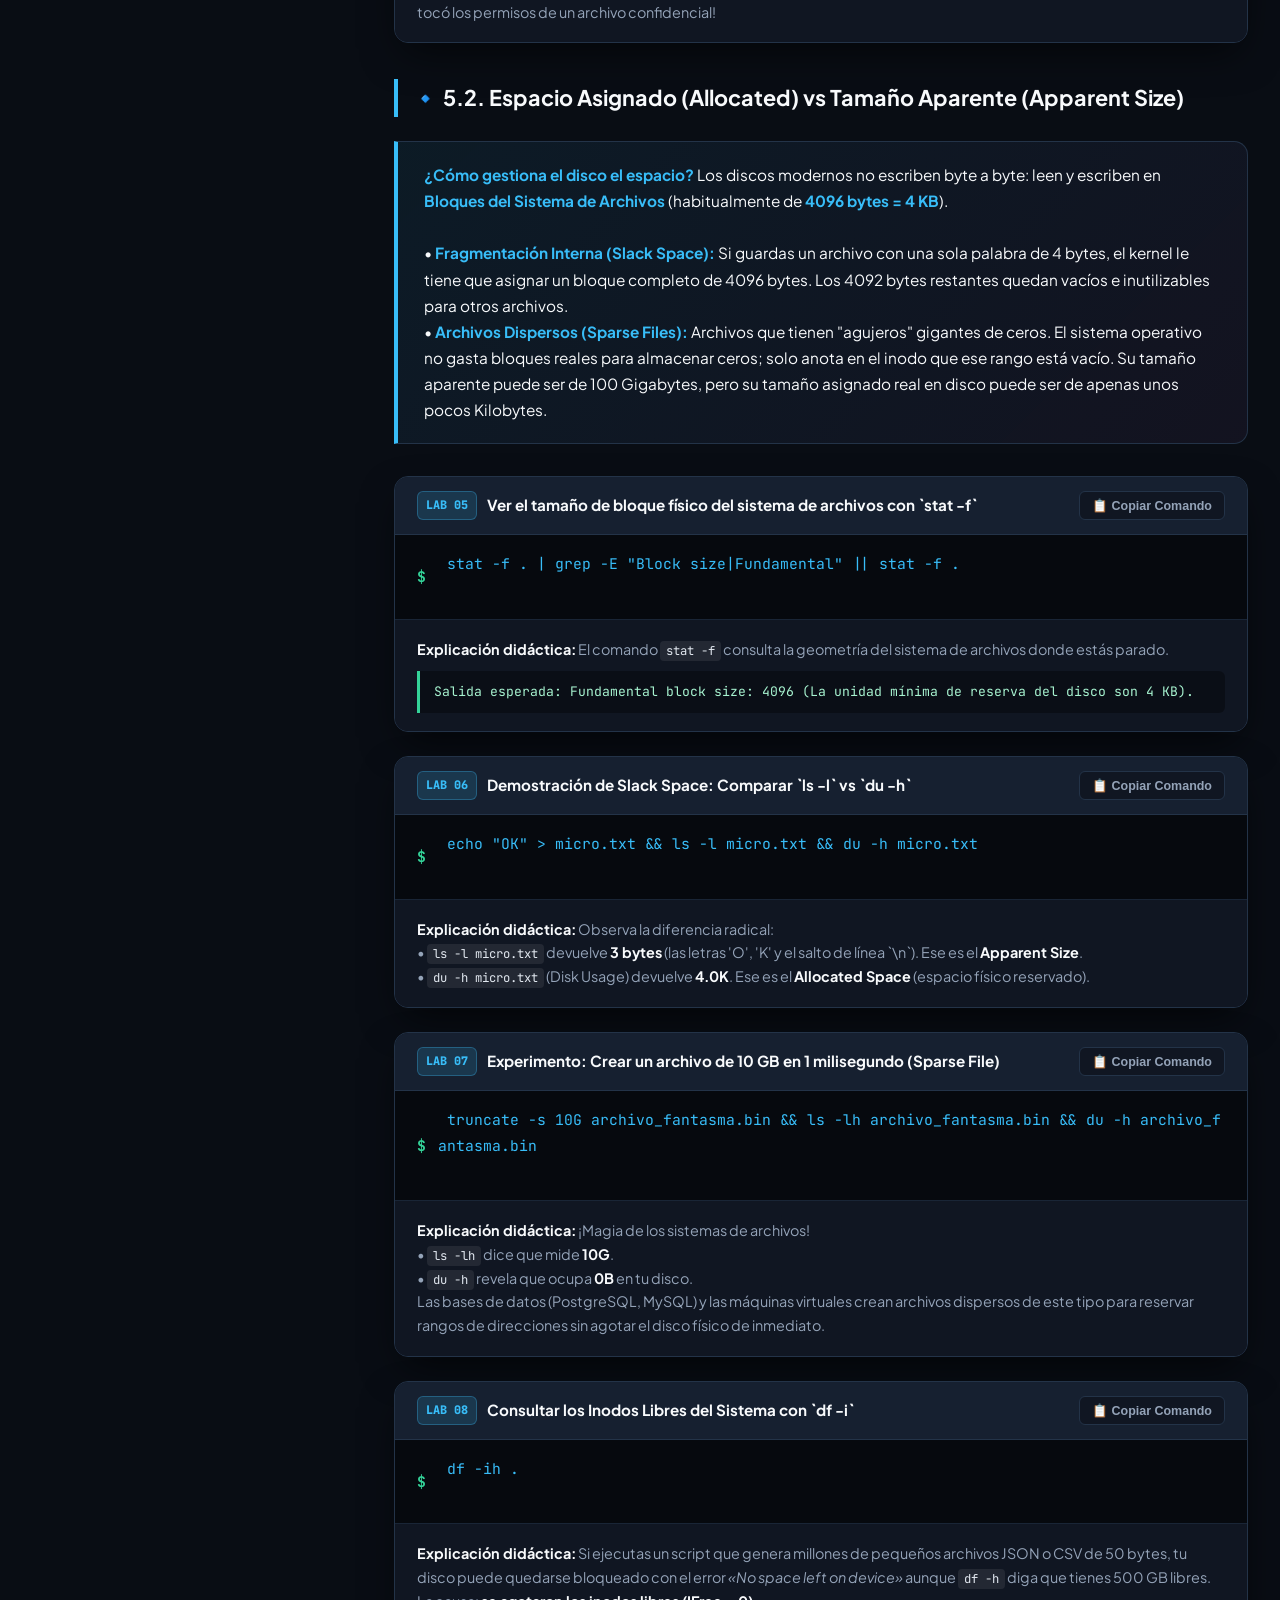
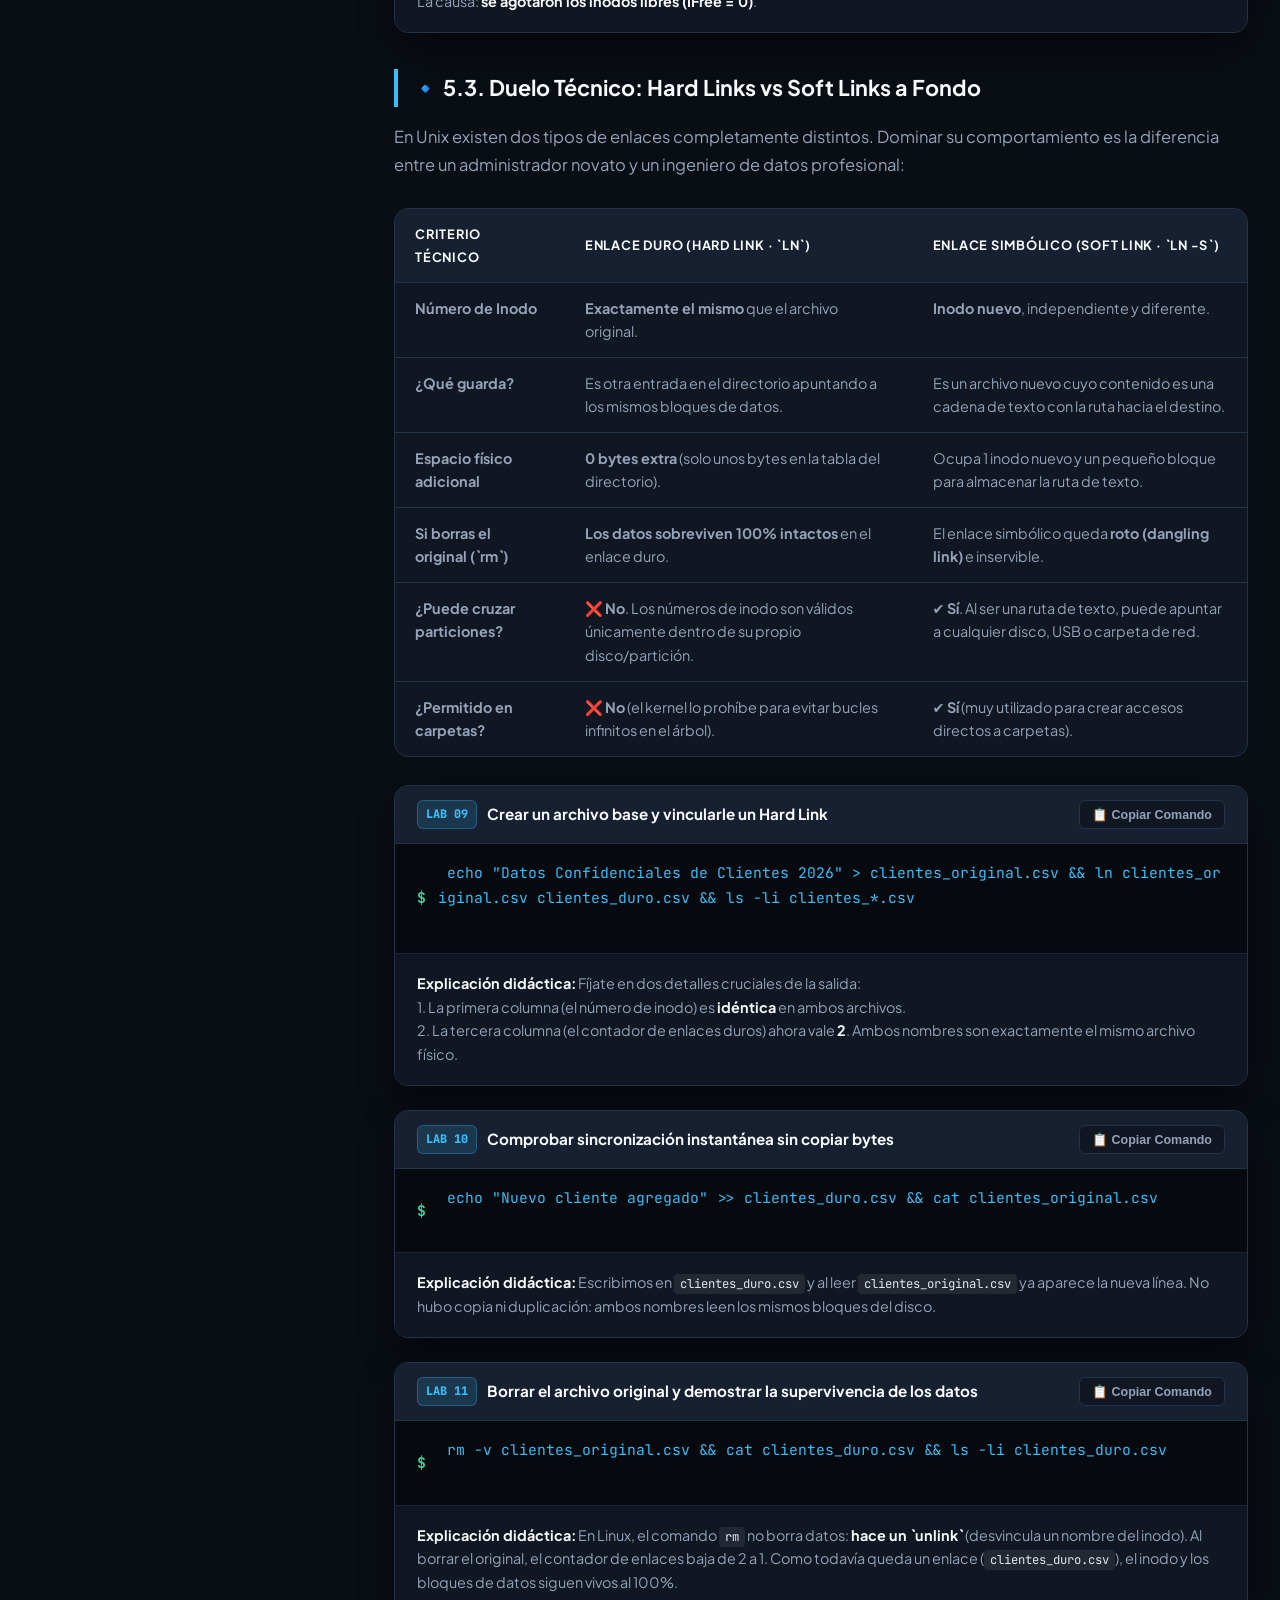
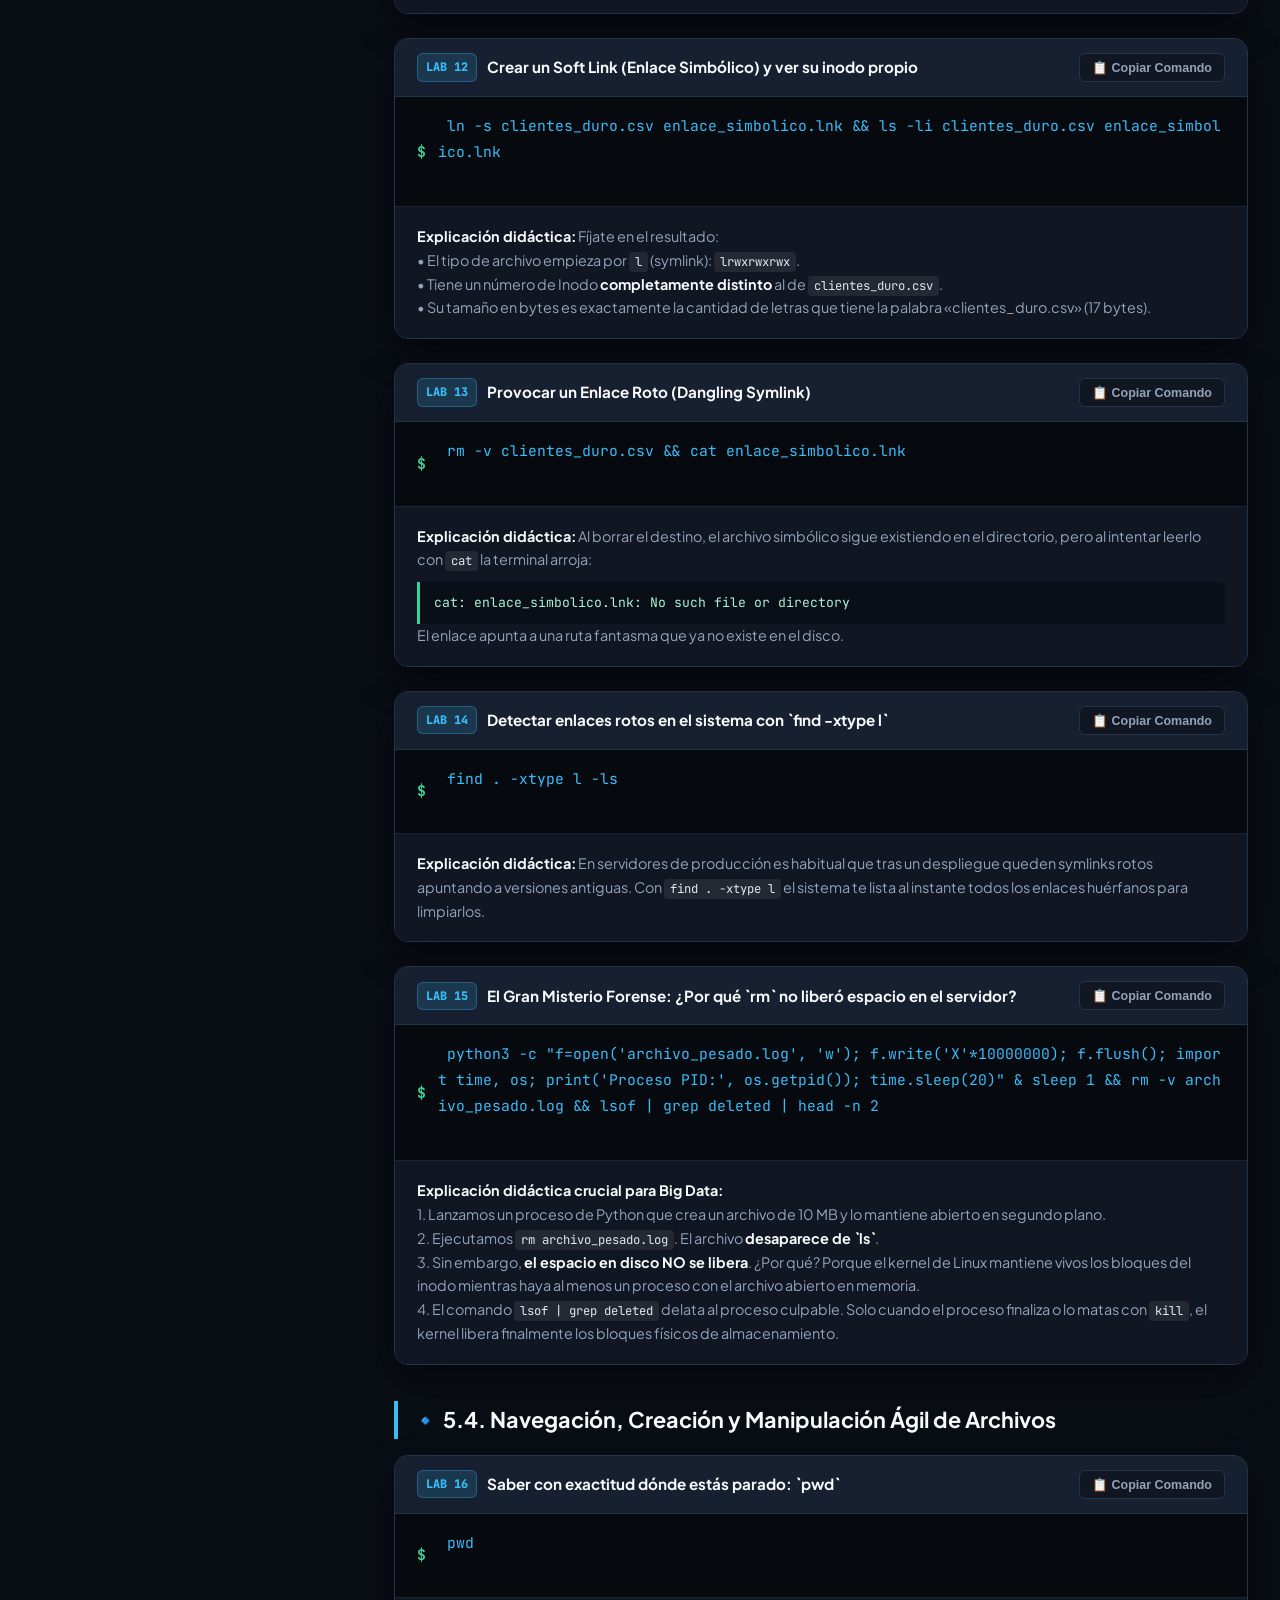
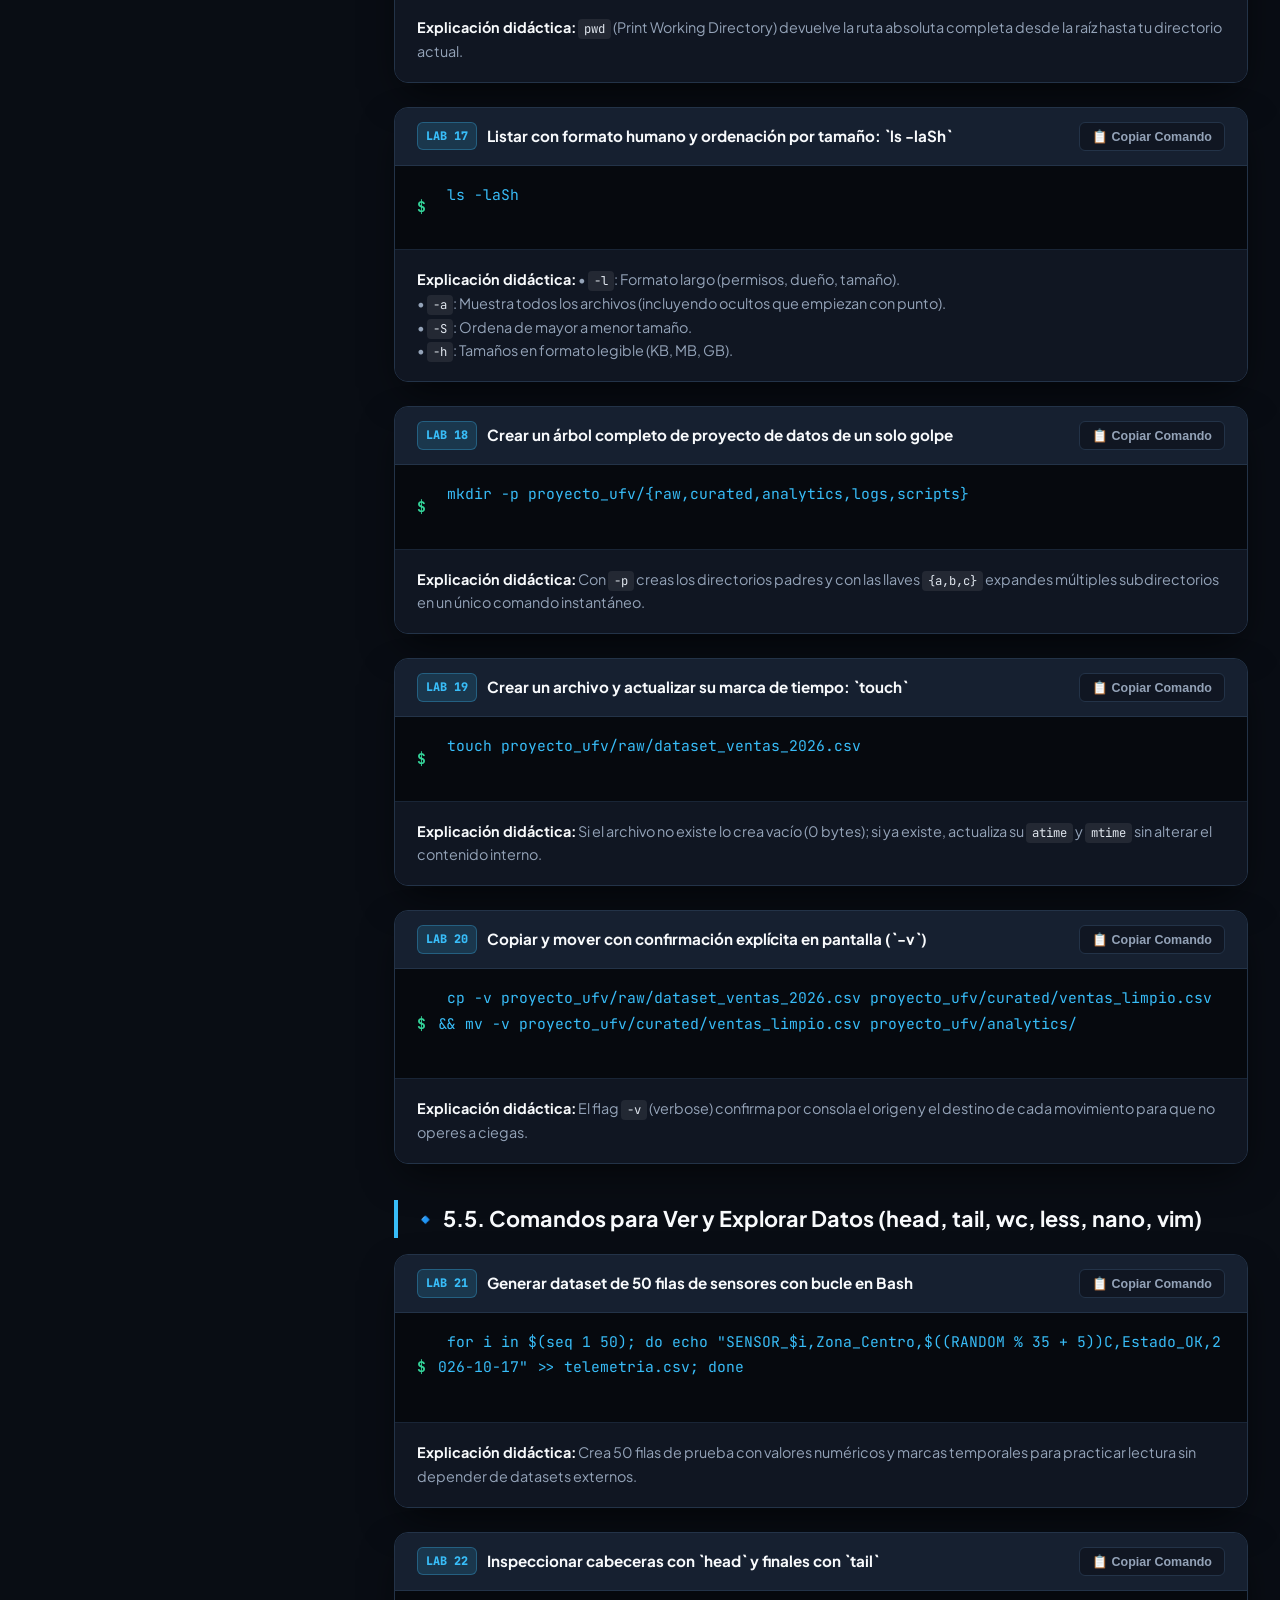
<file: clase-1.html>
<!DOCTYPE html>
<html lang="es">
<head>
  <meta charset="utf-8">
  <meta name="viewport" content="width=device-width, initial-scale=1.0">
  <meta name="description" content="Bootcamp UFV: Manual Maestro Práctico para Clases 1 y 2 (6-7 horas). 12 Módulos paso a paso: Propósito, Linux, Inodos, Permisos, Redes, Scripting, Git y Despliegue Web.">
  <title>Bootcamp UFV · Clases 1 & 2: Manual Maestro de Sistemas, Git y Web</title>
  <link rel="preconnect" href="https://fonts.googleapis.com">
  <link rel="preconnect" href="https://fonts.gstatic.com" crossorigin>
  <link href="https://fonts.googleapis.com/css2?family=Plus+Jakarta+Sans:ital,wght@0,300;0,400;0,500;0,600;0,700;0,800;1,400;1,600&family=JetBrains+Mono:ital,wght@0,400;0,500;0,600;0,700;1,400&family=Lora:ital,wght@0,400;0,600;1,400&display=swap" rel="stylesheet">
  <style>
    :root {
      --bg: #090d14;
      --bg-surface: #101622;
      --bg-card: #162030;
      --bg-card-hover: #1c2a3f;
      --border: #233348;
      --border-subtle: #192536;
      --text-main: #f8fafc;
      --text-muted: #94a3b8;
      --text-dim: #64748b;
      
      --brand: #38bdf8;
      --brand-glow: rgba(56, 189, 248, 0.22);
      --accent-green: #34d399;
      --accent-purple: #c084fc;
      --accent-amber: #fbbf24;
      --accent-rose: #fb7185;
      
      --code-bg: #06090e;
      --code-border: #1e2c3e;
      --radius-sm: 8px;
      --radius-md: 14px;
      --radius-lg: 22px;
      --radius-xl: 30px;
      --font-sans: 'Plus Jakarta Sans', system-ui, -apple-system, sans-serif;
      --font-mono: 'JetBrains Mono', monospace;
      --font-serif: 'Lora', Georgia, serif;
      --shadow-soft: 0 16px 40px -10px rgba(0, 0, 0, 0.65);
      --shadow-glow: 0 0 30px var(--brand-glow);
    }

    [data-theme="light"] {
      --bg: #f8fafc;
      --bg-surface: #ffffff;
      --bg-card: #f1f5f9;
      --bg-card-hover: #e2e8f0;
      --border: #cbd5e1;
      --border-subtle: #e2e8f0;
      --text-main: #0f172a;
      --text-muted: #475569;
      --text-dim: #64748b;
      
      --brand: #0284c7;
      --brand-glow: rgba(2, 132, 199, 0.12);
      --code-bg: #111827;
      --code-border: #334155;
      --shadow-soft: 0 12px 30px -6px rgba(0, 0, 0, 0.09);
    }

    * { box-sizing: border-box; margin: 0; padding: 0; }

    html {
      scroll-behavior: smooth;
      scroll-padding-top: 90px;
    }

    body {
      background-color: var(--bg);
      color: var(--text-main);
      font-family: var(--font-sans);
      font-size: 16.5px;
      line-height: 1.75;
      transition: background-color 0.3s ease, color 0.3s ease;
      overflow-x: hidden;
    }

    /* Top Progress Bar */
    #progress-bar {
      position: fixed;
      top: 0;
      left: 0;
      height: 4px;
      width: 0%;
      background: linear-gradient(90deg, var(--brand), var(--accent-purple), var(--accent-green));
      z-index: 1000;
      transition: width 0.1s linear;
    }

    /* Site Header */
    header.site-header {
      position: sticky;
      top: 0;
      z-index: 900;
      background: rgba(9, 13, 20, 0.9);
      backdrop-filter: blur(16px);
      -webkit-backdrop-filter: blur(16px);
      border-bottom: 1px solid var(--border);
      padding: 12px 32px;
      display: flex;
      align-items: center;
      justify-content: space-between;
      gap: 20px;
    }

    [data-theme="light"] header.site-header {
      background: rgba(255, 255, 255, 0.94);
    }

    .header-left {
      display: flex;
      align-items: center;
      gap: 16px;
      flex-wrap: wrap;
    }

    .badge-bootcamp {
      background: linear-gradient(135deg, rgba(56, 189, 248, 0.2), rgba(192, 132, 252, 0.2));
      color: var(--brand);
      border: 1px solid var(--brand);
      padding: 4px 11px;
      border-radius: 999px;
      font-size: 0.74rem;
      font-weight: 800;
      letter-spacing: 0.06em;
      text-transform: uppercase;
    }

    .header-title {
      font-size: 0.98rem;
      font-weight: 700;
      color: var(--text-main);
    }

    .header-title span {
      color: var(--text-dim);
      font-weight: 400;
      margin-left: 6px;
    }

    /* Session Tabs */
    .session-tabs {
      display: flex;
      background: var(--bg-surface);
      border: 1px solid var(--border);
      padding: 4px;
      border-radius: var(--radius-sm);
      gap: 4px;
    }

    .tab-btn {
      background: none;
      border: none;
      padding: 6px 14px;
      border-radius: 6px;
      font-size: 0.8rem;
      font-weight: 700;
      color: var(--text-muted);
      cursor: pointer;
      transition: all 0.2s;
    }

    .tab-btn:hover { color: var(--text-main); }
    .tab-btn.active {
      background: var(--brand);
      color: #080c12 !important;
      box-shadow: 0 0 12px var(--brand-glow);
    }

    .header-actions {
      display: flex;
      align-items: center;
      gap: 12px;
    }

    /* Timer Widget */
    .timer-widget {
      display: flex;
      align-items: center;
      gap: 8px;
      background: var(--bg-surface);
      border: 1px solid var(--border);
      padding: 6px 12px;
      border-radius: var(--radius-sm);
      font-family: var(--font-mono);
      font-size: 0.85rem;
    }

    .timer-display {
      color: var(--accent-amber);
      font-weight: 700;
      min-width: 68px;
      text-align: center;
    }

    .timer-btn {
      background: none;
      border: none;
      color: var(--text-muted);
      cursor: pointer;
      padding: 3px 6px;
      font-size: 0.82rem;
      border-radius: 4px;
      transition: all 0.2s;
    }

    .timer-btn:hover {
      color: var(--brand);
      background: var(--bg-card);
    }

    .btn {
      display: inline-flex;
      align-items: center;
      gap: 7px;
      padding: 7px 14px;
      font-size: 0.84rem;
      font-weight: 600;
      border-radius: var(--radius-sm);
      border: 1px solid var(--border);
      background: var(--bg-surface);
      color: var(--text-main);
      cursor: pointer;
      transition: all 0.2s ease;
      text-decoration: none;
    }

    .btn:hover {
      border-color: var(--brand);
      color: var(--brand);
      background: var(--bg-card);
    }

    .btn-primary {
      background: var(--brand);
      color: #080c12 !important;
      border-color: var(--brand);
      font-weight: 700;
    }

    .btn-primary:hover {
      background: #7dd3fc;
      box-shadow: 0 0 15px var(--brand-glow);
    }

    /* Layout Wrapper: Amplio y Espacioso */
    .layout-wrapper {
      max-width: 1560px;
      margin: 0 auto;
      padding: 36px 32px;
      display: grid;
      grid-template-columns: 310px minmax(0, 1fr);
      gap: 52px;
    }

    /* Sidebar Navigation */
    aside.sidebar {
      position: sticky;
      top: 90px;
      height: calc(100vh - 110px);
      overflow-y: auto;
      padding-right: 14px;
    }

    aside.sidebar::-webkit-scrollbar { width: 5px; }
    aside.sidebar::-webkit-scrollbar-thumb { background: var(--border); border-radius: 10px; }

    .nav-session-block {
      margin-bottom: 28px;
    }

    .nav-session-title {
      font-size: 0.74rem;
      font-weight: 800;
      text-transform: uppercase;
      letter-spacing: 0.12em;
      color: var(--brand);
      margin-bottom: 10px;
      display: flex;
      justify-content: space-between;
      align-items: center;
      padding-bottom: 6px;
      border-bottom: 1px solid var(--border-subtle);
    }

    .nav-list {
      list-style: none;
      display: flex;
      flex-direction: column;
      gap: 4px;
    }

    .nav-item a {
      display: flex;
      align-items: center;
      justify-content: space-between;
      padding: 8px 12px;
      border-radius: var(--radius-sm);
      color: var(--text-muted);
      text-decoration: none;
      font-size: 0.85rem;
      font-weight: 500;
      transition: all 0.2s ease;
      border-left: 2px solid transparent;
      gap: 8px;
    }

    .nav-item a:hover {
      color: var(--text-main);
      background: var(--bg-surface);
      border-left-color: var(--brand);
      padding-left: 15px;
    }

    .nav-item a.active {
      color: var(--brand);
      background: var(--bg-surface);
      font-weight: 700;
      border-left-color: var(--brand);
      box-shadow: var(--shadow-glow);
    }

    .nav-time {
      font-size: 0.7rem;
      font-family: var(--font-mono);
      background: var(--bg-card);
      padding: 2px 6px;
      border-radius: 4px;
      color: var(--accent-amber);
      white-space: nowrap;
    }

    /* Content Area */
    main.content-area {
      min-width: 0;
    }

    /* Hero Section */
    .hero-banner {
      background: linear-gradient(145deg, var(--bg-surface) 0%, var(--bg-card) 100%);
      border: 1px solid var(--border);
      border-radius: var(--radius-xl);
      padding: 50px 48px;
      margin-bottom: 56px;
      box-shadow: var(--shadow-soft);
      position: relative;
      overflow: hidden;
    }

    .hero-eyebrow {
      display: inline-flex;
      align-items: center;
      gap: 8px;
      font-size: 0.8rem;
      font-weight: 800;
      text-transform: uppercase;
      letter-spacing: 0.12em;
      color: var(--brand);
      margin-bottom: 16px;
    }

    .hero-title {
      font-size: clamp(2.2rem, 4.2vw, 3.4rem);
      font-weight: 800;
      line-height: 1.15;
      letter-spacing: -0.03em;
      margin-bottom: 20px;
    }

    .hero-title span {
      background: linear-gradient(135deg, var(--brand), var(--accent-purple));
      -webkit-background-clip: text;
      -webkit-text-fill-color: transparent;
    }

    .hero-lead {
      font-size: 1.16rem;
      color: var(--text-muted);
      max-width: 920px;
      line-height: 1.75;
      margin-bottom: 28px;
    }

    .hero-meta {
      display: flex;
      flex-wrap: wrap;
      gap: 12px;
      padding-top: 24px;
      border-top: 1px solid var(--border);
    }

    .meta-pill {
      display: inline-flex;
      align-items: center;
      gap: 8px;
      font-size: 0.82rem;
      padding: 6px 14px;
      background: var(--bg);
      border: 1px solid var(--border);
      border-radius: 999px;
      color: var(--text-muted);
    }

    .meta-pill strong { color: var(--text-main); }

    /* Module Section */
    section.lesson-module {
      margin-bottom: 76px;
      scroll-margin-top: 95px;
    }

    .module-header {
      display: flex;
      align-items: flex-start;
      justify-content: space-between;
      gap: 20px;
      margin-bottom: 28px;
      padding-bottom: 18px;
      border-bottom: 1px solid var(--border);
    }

    .module-kicker {
      font-size: 0.78rem;
      font-weight: 800;
      text-transform: uppercase;
      letter-spacing: 0.12em;
      color: var(--brand);
      margin-bottom: 6px;
      display: flex;
      align-items: center;
      gap: 8px;
    }

    .module-title {
      font-size: 1.95rem;
      font-weight: 800;
      letter-spacing: -0.02em;
      line-height: 1.25;
    }

    .module-badge-time {
      font-family: var(--font-mono);
      font-size: 0.78rem;
      font-weight: 700;
      color: var(--accent-amber);
      background: rgba(251, 191, 36, 0.1);
      border: 1px solid rgba(251, 191, 36, 0.3);
      padding: 5px 12px;
      border-radius: 999px;
      white-space: nowrap;
    }

    p { margin-bottom: 20px; color: var(--text-muted); line-height: 1.75; }
    p strong { color: var(--text-main); font-weight: 600; }

    /* Subsección Amplia */
    .section-subtitle {
      font-size: 1.35rem;
      font-weight: 700;
      color: var(--text-main);
      margin: 36px 0 16px;
      display: flex;
      align-items: center;
      gap: 10px;
      border-left: 4px solid var(--brand);
      padding-left: 14px;
    }

    /* Telegraph Note */
    .concept-card {
      background: linear-gradient(135deg, rgba(56, 189, 248, 0.08), rgba(192, 132, 252, 0.05));
      border: 1px solid var(--border);
      border-left: 4px solid var(--brand);
      padding: 20px 26px;
      border-radius: 0 var(--radius-md) var(--radius-md) 0;
      font-size: 0.96rem;
      color: var(--text-main);
      margin: 24px 0 32px;
      line-height: 1.7;
    }

    .concept-card strong {
      color: var(--brand);
    }

    /* Grids Espaciosos */
    .grid-2 {
      display: grid;
      grid-template-columns: repeat(2, minmax(0, 1fr));
      gap: 24px;
      margin: 28px 0;
    }

    .grid-3 {
      display: grid;
      grid-template-columns: repeat(3, minmax(0, 1fr));
      gap: 24px;
      margin: 28px 0;
    }

    .card {
      background: var(--bg-surface);
      border: 1px solid var(--border);
      border-radius: var(--radius-md);
      padding: 26px;
      transition: transform 0.2s ease, border-color 0.2s ease, box-shadow 0.2s ease;
    }

    .card:hover {
      border-color: var(--brand);
      transform: translateY(-2px);
      box-shadow: var(--shadow-soft);
    }

    .card-icon {
      font-size: 2rem;
      margin-bottom: 12px;
      display: inline-block;
    }

    .card-title {
      font-size: 1.15rem;
      font-weight: 700;
      margin-bottom: 10px;
      color: var(--text-main);
    }

    .card p {
      font-size: 0.92rem;
      line-height: 1.65;
      margin-bottom: 0;
    }

    /* Individual Step-by-Step Command Card: Amplio y Desglosado */
    .command-step-card {
      background: var(--bg-surface);
      border: 1px solid var(--border);
      border-radius: var(--radius-md);
      margin-bottom: 24px;
      overflow: hidden;
      box-shadow: var(--shadow-soft);
      transition: border-color 0.2s;
    }

    .command-step-card:hover {
      border-color: var(--brand);
    }

    .command-step-header {
      padding: 14px 22px;
      background: var(--bg-card);
      border-bottom: 1px solid var(--border);
      display: flex;
      align-items: center;
      justify-content: space-between;
      gap: 14px;
      flex-wrap: wrap;
    }

    .step-identity {
      display: flex;
      align-items: center;
      gap: 10px;
    }

    .step-number {
      background: rgba(56, 189, 248, 0.15);
      color: var(--brand);
      border: 1px solid rgba(56, 189, 248, 0.3);
      font-family: var(--font-mono);
      font-size: 0.74rem;
      font-weight: 800;
      padding: 3px 8px;
      border-radius: 6px;
    }

    .step-title {
      font-size: 0.95rem;
      font-weight: 700;
      color: var(--text-main);
    }

    .copy-btn {
      background: var(--bg-surface);
      border: 1px solid var(--border);
      color: var(--text-muted);
      padding: 6px 12px;
      border-radius: 6px;
      font-size: 0.78rem;
      font-weight: 600;
      cursor: pointer;
      display: flex;
      align-items: center;
      gap: 6px;
      transition: all 0.2s;
    }

    .copy-btn:hover {
      background: var(--brand);
      color: #080c12;
      border-color: var(--brand);
    }

    .command-code-display {
      padding: 16px 22px;
      font-family: var(--font-mono);
      font-size: 0.92rem;
      color: #38bdf8;
      background: var(--code-bg);
      display: flex;
      align-items: center;
      gap: 12px;
      overflow-x: auto;
      white-space: pre-wrap;
      word-break: break-all;
    }

    .command-code-display .prompt {
      color: var(--accent-green);
      user-select: none;
      font-weight: 700;
    }

    .command-details-body {
      padding: 18px 22px;
      font-size: 0.9rem;
      color: var(--text-muted);
      background: var(--bg-surface);
      border-top: 1px solid var(--border-subtle);
      line-height: 1.65;
    }

    .command-details-body strong {
      color: var(--text-main);
    }

    .command-details-body code {
      background: rgba(255, 255, 255, 0.08);
      color: #e2e8f0;
      padding: 2px 6px;
      border-radius: 4px;
      font-family: var(--font-mono);
      font-size: 0.85em;
    }

    .expected-output {
      margin-top: 10px;
      padding: 10px 14px;
      background: rgba(0, 0, 0, 0.35);
      border-left: 3px solid var(--accent-green);
      border-radius: 0 6px 6px 0;
      font-family: var(--font-mono);
      font-size: 0.82rem;
      color: #a7f3d0;
    }

    /* Script Multi-Code Container */
    .script-block-container {
      background: var(--code-bg);
      border: 1px solid var(--code-border);
      border-radius: var(--radius-md);
      margin: 24px 0;
      padding: 22px;
      font-family: var(--font-mono);
      position: relative;
    }

    .script-block-container pre {
      color: #e2e8f0;
      font-size: 0.88rem;
      line-height: 1.7;
      overflow-x: auto;
    }

    .script-floating-copy {
      position: absolute;
      top: 14px;
      right: 14px;
    }

    /* Image Gallery Cards: Amplias y Claras */
    .image-story-grid {
      display: grid;
      grid-template-columns: repeat(auto-fit, minmax(340px, 1fr));
      gap: 28px;
      margin: 32px 0;
    }

    .image-card {
      background: var(--bg-surface);
      border: 1px solid var(--border);
      border-radius: var(--radius-md);
      overflow: hidden;
      display: flex;
      flex-direction: column;
      transition: all 0.25s ease;
    }

    .image-card:hover {
      border-color: var(--brand);
      transform: translateY(-3px);
      box-shadow: var(--shadow-soft);
    }

    .image-card-img-wrap {
      width: 100%;
      height: 240px;
      background: #000;
      position: relative;
      overflow: hidden;
    }

    .image-card-img-wrap img {
      width: 100%;
      height: 100%;
      object-fit: cover;
      object-position: center;
      transition: transform 0.3s;
    }

    .image-card:hover .image-card-img-wrap img {
      transform: scale(1.03);
    }

    .image-card-content {
      padding: 22px;
      flex-grow: 1;
    }

    .image-card-badge {
      font-size: 0.72rem;
      font-weight: 800;
      text-transform: uppercase;
      letter-spacing: 0.1em;
      color: var(--brand);
      margin-bottom: 6px;
    }

    .image-card-title {
      font-size: 1.1rem;
      font-weight: 700;
      margin-bottom: 8px;
      color: var(--text-main);
    }

    .image-card-desc {
      font-size: 0.88rem;
      line-height: 1.6;
      color: var(--text-muted);
      margin-bottom: 0;
    }

    /* Tables */
    .table-container {
      overflow-x: auto;
      border: 1px solid var(--border);
      border-radius: var(--radius-md);
      margin: 28px 0;
      background: var(--bg-surface);
    }

    table.data-table {
      width: 100%;
      border-collapse: collapse;
      text-align: left;
      font-size: 0.9rem;
    }

    table.data-table th {
      background: var(--bg-card);
      color: var(--text-main);
      padding: 14px 20px;
      font-weight: 700;
      border-bottom: 1px solid var(--border);
      font-size: 0.8rem;
      text-transform: uppercase;
      letter-spacing: 0.06em;
    }

    table.data-table td {
      padding: 14px 20px;
      border-bottom: 1px solid var(--border);
      color: var(--text-muted);
      vertical-align: top;
      line-height: 1.6;
    }

    table.data-table tr:last-child td { border-bottom: none; }
    table.data-table tr:hover td { background: rgba(56, 189, 248, 0.04); }

    /* Interactive Ikigai Container */
    .ikigai-interactive-container {
      background: var(--bg-surface);
      border: 1px solid var(--border);
      border-radius: var(--radius-lg);
      padding: 36px;
      margin: 36px 0;
      display: grid;
      grid-template-columns: 460px minmax(0, 1fr);
      gap: 40px;
      align-items: center;
    }

    .ikigai-circle {
      cursor: pointer;
      transition: all 0.3s ease;
      opacity: 0.35;
    }

    .ikigai-circle:hover, .ikigai-circle.active {
      opacity: 0.8;
      stroke-width: 3.5;
    }

    .ikigai-detail-box {
      background: var(--bg-card);
      border: 1px solid var(--border);
      border-radius: var(--radius-md);
      padding: 28px;
      min-height: 280px;
      display: flex;
      flex-direction: column;
      justify-content: center;
    }

    /* Scratchpad */
    .scratchpad-container {
      background: var(--bg-surface);
      border: 2px dashed var(--brand);
      border-radius: var(--radius-lg);
      padding: 30px;
      margin: 40px 0;
    }

    .scratchpad-textarea {
      width: 100%;
      min-height: 150px;
      background: var(--code-bg);
      border: 1px solid var(--border);
      border-radius: var(--radius-sm);
      padding: 16px;
      color: #e2e8f0;
      font-family: var(--font-mono);
      font-size: 0.9rem;
      line-height: 1.65;
      resize: vertical;
    }

    .scratchpad-textarea:focus {
      outline: none;
      border-color: var(--brand);
    }

    /* Footer */
    footer.site-footer {
      border-top: 1px solid var(--border);
      padding: 44px 24px;
      margin-top: 60px;
      text-align: center;
      color: var(--text-dim);
      font-size: 0.85rem;
    }

    @media (max-width: 1100px) {
      .layout-wrapper { grid-template-columns: 1fr; gap: 32px; }
      aside.sidebar { display: none; }
      .ikigai-interactive-container { grid-template-columns: 1fr; }
    }

    @media (max-width: 640px) {
      .hero-banner { padding: 30px 20px; }
      .grid-2, .grid-3 { grid-template-columns: 1fr; }
      .session-tabs { display: none; }
      header.site-header { padding: 10px 16px; }
    }

    @media print {
      header.site-header, aside.sidebar, #progress-bar, .timer-widget, .scratchpad-container, .copy-btn {
        display: none !important;
      }
      body { background: #fff; color: #000; font-size: 10.5pt; }
      .layout-wrapper { display: block; padding: 0; max-width: none; }
      .card, .hero-banner, .command-step-card, .script-block-container {
        break-inside: avoid;
        box-shadow: none;
        border: 1px solid #ccc;
        background: #fff;
        color: #000;
      }
      p, td, th, pre, code { color: #111 !important; }
    }
  </style>
</head>
<body>

  <!-- Barra de progreso superior -->
  <div id="progress-bar"></div>

  <!-- Header Fijo con Selector de Sesiones y Cronómetro -->
  <header class="site-header">
    <div class="header-left">
      <span class="badge-bootcamp">UFV 2026</span>
      <div class="header-title">Clases 1 & 2 <span>· Manual Maestro Práctico (6-7h)</span></div>
      
      <!-- Selector de Sesiones -->
      <div class="session-tabs">
        <button class="tab-btn active" onclick="filterSession('all')">Ver Todo (12 Módulos)</button>
        <button class="tab-btn" onclick="filterSession('s1')">Clase 1: Sistemas & Redes</button>
        <button class="tab-btn" onclick="filterSession('s2')">Clase 2: Git & Web</button>
      </div>
    </div>

    <div class="header-actions">
      <!-- Cronómetro de la Lección -->
      <div class="timer-widget" title="Temporizador de clase">
        <span>⏱️</span>
        <span class="timer-display" id="timer">180:00</span>
        <button class="timer-btn" id="timer-toggle" title="Iniciar/Pausar">▶</button>
        <button class="timer-btn" id="timer-mode-btn" title="Alternar duración" onclick="cycleTimerMode()">3h / 7h</button>
      </div>

      <button class="btn" id="theme-toggle" title="Tema claro/oscuro">🌓</button>
      <button class="btn" id="print-btn" title="Imprimir PDF">🖨️ PDF</button>
    </div>
  </header>

  <div class="layout-wrapper">
    
    <!-- Sidebar: Índice de los 12 Módulos -->
    <aside class="sidebar">
      <!-- SESIÓN 1 -->
      <div class="nav-session-block" id="side-s1">
        <div class="nav-session-title">
          <span>Clase 1 · Sistemas & Redes</span>
          <span>3.5h</span>
        </div>
        <ul class="nav-list">
          <li class="nav-item"><a href="#m1-ikigai" class="active"><span>01 · Presentaciones & Ikigai</span><span class="nav-time">20'</span></a></li>
          <li class="nav-item"><a href="#m2-perfiles"><span>02 · Perfiles en Datos</span><span class="nav-time">25'</span></a></li>
          <li class="nav-item"><a href="#m3-impostor"><span>03 · Síndrome del Impostor</span><span class="nav-time">20'</span></a></li>
          <li class="nav-item"><a href="#m4-so-silicio"><span>04 · Silicio & Linus Torvalds</span><span class="nav-time">25'</span></a></li>
          <li class="nav-item"><a href="#m5-linux-fs"><span>05 · Inodos, FS & Navegación</span><span class="nav-time">60'</span></a></li>
          <li class="nav-item"><a href="#m6-usuarios"><span>06 · Usuarios & Permisos</span><span class="nav-time">30'</span></a></li>
          <li class="nav-item"><a href="#m7-redes"><span>07 · Redes, Puertos & Firewalls</span><span class="nav-time">30'</span></a></li>
        </ul>
      </div>

      <!-- SESIÓN 2 -->
      <div class="nav-session-block" id="side-s2">
        <div class="nav-session-title">
          <span>Clase 2 · Scripting, Git & Web</span>
          <span>3.5h</span>
        </div>
        <ul class="nav-list">
          <li class="nav-item"><a href="#m8-bash"><span>08 · Shell Scripting Básico</span><span class="nav-time">45'</span></a></li>
          <li class="nav-item"><a href="#m9-git-core"><span>09 · Git: Los 3 Estados & Ramas</span><span class="nav-time">45'</span></a></li>
          <li class="nav-item"><a href="#m10-git-remoto"><span>10 · Repositorios Remotos & GitHub</span><span class="nav-time">30'</span></a></li>
          <li class="nav-item"><a href="#m11-conflictos"><span>11 · Resolución de Conflictos</span><span class="nav-time">30'</span></a></li>
          <li class="nav-item"><a href="#m12-web-cv"><span>12 · HTML, CSS & GitHub Pages</span><span class="nav-time">60'</span></a></li>
          <li class="nav-item"><a href="#m13-cloud-intro"><span>13 · Linux, Git & Cloud (AWS/GCP/Azure)</span><span class="nav-time">35'</span></a></li>
        </ul>
      </div>

      <div style="padding: 16px; background: var(--bg-surface); border: 1px solid var(--border); border-radius: var(--radius-sm); font-size: 0.8rem; color: var(--text-muted); line-height: 1.6;">
        💡 <strong>Metodología de Aula:</strong> Cada comando se explica de forma individual con su propósito, se copia con un clic, se ejecuta en la terminal y se analiza la salida real.
      </div>
    </aside>

    <!-- Contenido Principal -->
    <main class="content-area">

      <!-- Hero Banner -->
      <section class="hero-banner">
        <div class="hero-eyebrow">
          <span>🚀 UFV Bootcamp 2026 · Clases 1 y 2</span>
        </div>
        <h1 class="hero-title">Manual Maestro de Sistemas:<br><span>Del Silicio a la Nube</span></h1>
        <p class="hero-lead">
          Una guía amplia, espaciosa y estructurada comando por comando. Sin apelotonar órdenes ni explicaciones: cada concepto dispone de su espacio, su comando aislado y su análisis didáctico. Diseñado para que los alumnos ejecuten en tiempo real mientras el profesor orienta y desatasca dudas.
        </p>
        <div class="hero-meta">
          <div class="meta-pill">⏱️ Duración total: <strong>6 a 7 Horas (2 Sesiones de 3.5h)</strong></div>
          <div class="meta-pill">💻 Enfoque: <strong>Ejecución individualizada en Terminal</strong></div>
          <div class="meta-pill">🎯 Meta: <strong>Dominar Linux, Redes, Git y Despliegue Web</strong></div>
        </div>
      </section>

      <!-- ============================================================ -->
      <!-- PARTE I: CLASE 1 (SISTEMAS OPERATIVOS, LINUX Y REDES) -->
      <!-- ============================================================ -->
      <div class="session-divider" data-session="s1">
        <div style="display:inline-block; padding:6px 16px; background:var(--brand); color:#080c12; font-weight:800; font-size:0.8rem; border-radius:6px; text-transform:uppercase; margin-bottom:20px; letter-spacing:0.05em;">
          SESIÓN 1 · Fundamentos, Sistemas Operativos, Linux y Redes (3h 30m)
        </div>
      </div>

      <!-- MÓDULO 1: PRESENTACIONES & IKIGAI -->
      <section id="m1-ikigai" class="lesson-module" data-session="s1">
        <div class="module-header">
          <div>
            <div class="module-kicker">Módulo 01 · El Rumbo Personal</div>
            <h2 class="module-title">1. Presentaciones y la Búsqueda del Ikigai</h2>
          </div>
          <div class="module-badge-time">Minuto 00:00 – 00:20 (20 min)</div>
        </div>

        <div class="concept-card">
          <strong>Propósito y foco:</strong> En la vida muchas veces caminamos sin rumbo a ningún sitio; explorar tiene valor, pero cuando fijamos la dirección del barco multiplicamos el valor de cada hora de estudio. Saber quién es el alumno, de dónde viene y a dónde va permite calibrar las clases para sacar el máximo rendimiento.
        </div>

        <p>
          Los japoneses denominan <strong>Ikigai (生き甲斐)</strong> a la confluencia armónica entre lo que amas, en lo que eres bueno, lo que el mundo necesita y por lo que te pueden pagar. En este máster buscamos que tu esfuerzo técnico conecte con tu propósito vital.
        </p>

        <!-- Diagrama Interactivo de Ikigai -->
        <div class="ikigai-interactive-container">
          <div style="display:flex; justify-content:center;">
            <svg viewBox="0 0 400 400" width="100%" height="320">
              <circle id="c-love" class="ikigai-circle" cx="200" cy="140" r="95" fill="#38bdf8" stroke="#38bdf8" stroke-width="2" onclick="selectIkigai('love')" />
              <text x="200" y="85" text-anchor="middle" fill="#f8fafc" font-size="12" font-weight="700" pointer-events="none">LO QUE AMAS</text>

              <circle id="c-good" class="ikigai-circle" cx="140" cy="220" r="95" fill="#34d399" stroke="#34d399" stroke-width="2" onclick="selectIkigai('good')" />
              <text x="80" y="240" text-anchor="middle" fill="#f8fafc" font-size="12" font-weight="700" pointer-events="none">EN LO QUE ERES BUENO</text>

              <circle id="c-need" class="ikigai-circle" cx="260" cy="220" r="95" fill="#c084fc" stroke="#c084fc" stroke-width="2" onclick="selectIkigai('need')" />
              <text x="320" y="240" text-anchor="middle" fill="#f8fafc" font-size="12" font-weight="700" pointer-events="none">LO QUE EL MUNDO NECESITA</text>

              <circle id="c-paid" class="ikigai-circle" cx="200" cy="275" r="95" fill="#fbbf24" stroke="#fbbf24" stroke-width="2" onclick="selectIkigai('paid')" />
              <text x="200" y="345" text-anchor="middle" fill="#f8fafc" font-size="12" font-weight="700" pointer-events="none">POR LO QUE TE PAGAN</text>

              <circle id="c-center" class="ikigai-circle active" cx="200" cy="215" r="34" fill="#f43f5e" stroke="#fff" stroke-width="2.5" onclick="selectIkigai('ikigai')" />
              <text x="200" y="220" text-anchor="middle" fill="#ffffff" font-size="11" font-weight="800" pointer-events="none">IKIGAI</text>
            </svg>
          </div>

          <div class="ikigai-detail-box">
            <div style="font-size:0.75rem; text-transform:uppercase; font-weight:800; color:var(--brand); margin-bottom:8px;" id="ikigai-badge">Propósito Integral</div>
            <h3 style="font-size:1.4rem; font-weight:800; margin-bottom:12px; color:var(--text-main);" id="ikigai-title">El Centro: Tu Ikigai en Tecnología</h3>
            <p style="font-size:0.95rem; color:var(--text-muted); line-height:1.6; margin-bottom:16px;" id="ikigai-desc">
              La intersección donde tu curiosidad por los datos se une a habilidades de alto valor de mercado, resolviendo problemas reales con una remuneración económica justa y sostenible.
            </p>
            <div style="font-size:0.85rem; padding:10px 14px; background:rgba(56,189,248,0.08); border-left:3px solid var(--brand); border-radius:4px;" id="ikigai-hint">
              💡 <em>Haz clic en cada cuadrante del círculo para reflexionar sobre tus motivos para estar aquí.</em>
            </div>
          </div>
        </div>

        <h3 class="section-subtitle">Paso Práctico 1.1: Tu Primer Registro en la Máquina</h3>
        
        <div class="command-step-card">
          <div class="command-step-header">
            <div class="step-identity">
              <span class="step-number">PASO 01</span>
              <span class="step-title">Crear tu declaración de rumbo en un archivo de texto</span>
            </div>
            <button class="copy-btn" onclick="copyCode(this, 'echo &quot;Alumno: $(whoami) | Rumbo: Dominar Linux y Datos | Fecha: $(date)&quot; > mi_rumbo.txt')">📋 Copiar Comando</button>
          </div>
          <div class="command-code-display">
            <span class="prompt">$</span> echo "Alumno: $(whoami) | Rumbo: Dominar Linux y Datos | Fecha: $(date)" &gt; mi_rumbo.txt
          </div>
          <div class="command-details-body">
            <strong>Explicación didáctica:</strong> El comando <code>echo</code> escribe texto; el símbolo <code>&gt;</code> redirige esa salida a un nuevo archivo llamado <code>mi_rumbo.txt</code>. Las expresiones <code>$(whoami)</code> y <code>$(date)</code> son sustituciones de comandos en las que Linux ejecuta órdenes y pega su resultado automáticamente.
          </div>
        </div>

        <div class="command-step-card">
          <div class="command-step-header">
            <div class="step-identity">
              <span class="step-number">PASO 02</span>
              <span class="step-title">Inspeccionar el contenido del archivo creado</span>
            </div>
            <button class="copy-btn" onclick="copyCode(this, 'cat mi_rumbo.txt')">📋 Copiar Comando</button>
          </div>
          <div class="command-code-display">
            <span class="prompt">$</span> cat mi_rumbo.txt
          </div>
          <div class="command-details-body">
            <strong>Explicación didáctica:</strong> El comando <code>cat</code> (abreviatura de <em>concatenate</em>) lee el archivo desde el disco y lo imprime directamente en tu consola.
            <div class="expected-output">
              Salida esperada: Alumno: tu_nombre | Rumbo: Dominar Linux y Datos | Fecha: sáb 17 oct 2026 10:15:30 CEST
            </div>
          </div>
        </div>
      </section>

      <!-- MÓDULO 2: PERFILES DE DATOS -->
      <section id="m2-perfiles" class="lesson-module" data-session="s1">
        <div class="module-header">
          <div>
            <div class="module-kicker">Módulo 02 · El Ecosistema Profesional</div>
            <h2 class="module-title">2. Introducción a los Perfiles en el Mundo de los Datos</h2>
          </div>
          <div class="module-badge-time">Minuto 00:20 – 00:45 (25 min)</div>
        </div>

        <div class="concept-card">
          <strong>El marco material:</strong> ¿A dónde nos lleva este máster en el mercado laboral? La industria ya no busca perfiles genéricos; busca especialistas con criterio tecnológico capaces de entender la infraestructura y el dato de extremo a extremo.
        </div>

        <div class="grid-2">
          <div class="card">
            <div class="card-icon">📊</div>
            <h4 class="card-title">1. Data Analyst (Analista de Datos)</h4>
            <p><strong>Misión:</strong> Diagnosticar el pasado y presente del negocio.<br>
            <strong>Stack clave:</strong> SQL avanzado, Pandas, Power BI, Tableau, Metabase.<br>
            <strong>El reto:</strong> Construir métricas fiables y contar historias claras sin sesgos cognitivos.</p>
          </div>
          <div class="card">
            <div class="card-icon">🏗️</div>
            <h4 class="card-title">2. Big Data & Data Engineer</h4>
            <p><strong>Misión:</strong> Diseñar las autopistas y cañerías por donde viajan terabytes.<br>
            <strong>Stack clave:</strong> Linux, Spark, Kafka, Airflow, SQL distribuido, Docker.<br>
            <strong>El reto:</strong> Ingesta masiva en tiempo real y tolerancia total a fallos de hardware.</p>
          </div>
          <div class="card">
            <div class="card-icon">🤖</div>
            <h4 class="card-title">3. Machine Learning Engineer (MLOps)</h4>
            <p><strong>Misión:</strong> Llevar los modelos del laboratorio a producción masiva.<br>
            <strong>Stack clave:</strong> Python, FastAPI, PyTorch, Kubernetes, MLflow, GPUs.<br>
            <strong>El reto:</strong> Servir inferencias en milisegundos y detectar cuándo el modelo pierde precisión.</p>
          </div>
          <div class="card">
            <div class="card-icon">☁️</div>
            <h4 class="card-title">4. Cloud Data Architect</h4>
            <p><strong>Misión:</strong> Orquestar la infraestructura corporativa en la nube.<br>
            <strong>Stack clave:</strong> AWS, Google Cloud, Azure, Terraform, VPCs, IAM.<br>
            <strong>El reto:</strong> Diseñar arquitecturas elásticas y evitar costes cloud descontrolados.</p>
          </div>
        </div>
      </section>

      <!-- MÓDULO 3: SÍNDROME DEL IMPOSTOR -->
      <section id="m3-impostor" class="lesson-module" data-session="s1">
        <div class="module-header">
          <div>
            <div class="module-kicker">Módulo 03 · Psicología del Ingeniero</div>
            <h2 class="module-title">3. El Síndrome del Impostor y la Humildad</h2>
          </div>
          <div class="module-badge-time">Minuto 00:45 – 01:05 (20 min)</div>
        </div>

        <div class="concept-card">
          <strong>La paradoja del conocimiento:</strong> Cuanto más aprendes, más consciente eres de todo lo que te queda por descubrir. En tecnología, donde trabajamos sobre hombros de gigantes y los salarios son elevados, <strong>el síndrome del impostor es omnipresente</strong>.
        </div>

        <div class="grid-2">
          <div class="card" style="border-top: 4px solid var(--accent-green);">
            <h4 class="card-title">⚽ El Fútbol: Un Juego con Límites Claros</h4>
            <p>
              El fútbol tiene reglas estables desde hace 100 años: 11 contra 11, dos porterías y un balón. Es un ecosistema acotado donde el dominio técnico se percibe inmediatamente.
            </p>
          </div>
          <div class="card" style="border-top: 4px solid var(--accent-purple);">
            <h4 class="card-title">💻 La Informática: Un Océano Sin Fin</h4>
            <p>
              En tecnología nadie sabe todo. Las librerías, arquitecturas y kernels cambian a ritmo vertiginoso. <strong>Estar perdido es el estado natural de la exploración</strong>. La humildad es la virtud que te permite aprender sin vergüenza.
            </p>
          </div>
        </div>

        <!-- Galería del Repositorio -->
        <h3 class="section-subtitle">Crónica Visual del Aula: Superar el Vértigo</h3>
        <div class="image-story-grid">
          <div class="image-card">
            <div class="image-card-img-wrap"><img src="intro/impostor-syndrome/impostor1.png" alt="El cursor parpadeante" onerror="this.src='linux/linux-intro1.png'"></div>
            <div class="image-card-content">
              <div class="image-card-badge">Fase 1 · La Pantalla Negra</div>
              <h4 class="image-card-title">El Cursor Parpadeante</h4>
              <p class="image-card-desc">El miedo a teclear y pensar que todos los demás entienden la terminal menos tú. La realidad: todos sienten la misma incertidumbre.</p>
            </div>
          </div>
          <div class="image-card">
            <div class="image-card-img-wrap"><img src="intro/impostor-syndrome/impostor2.png" alt="El error en la terminal" onerror="this.src='linux/linux-intro2.png'"></div>
            <div class="image-card-content">
              <div class="image-card-badge">Fase 2 · El Error en Rojo</div>
              <h4 class="image-card-title">El Error es Información</h4>
              <p class="image-card-desc">Un mensaje de fallo no te dice que eres incapaz; te dice exactamente qué parámetro o permiso le falta al sistema operativo para continuar.</p>
            </div>
          </div>
          <div class="image-card">
            <div class="image-card-img-wrap"><img src="intro/impostor-syndrome/impostor4.png" alt="Herramientas de seguridad" onerror="this.src='linux/linux-intro3.png'"></div>
            <div class="image-card-content">
              <div class="image-card-badge">Fase 3 · Red Psicológica</div>
              <h4 class="image-card-title">Git y la Tranquilidad</h4>
              <p class="image-card-desc">Git existe para que puedas equivocarte mil veces. Casi nada en software es irreversible si tienes control de versiones.</p>
            </div>
          </div>
        </div>
      </section>

      <!-- MÓDULO 4: SISTEMAS OPERATIVOS Y SILICIO -->
      <section id="m4-so-silicio" class="lesson-module" data-session="s1">
        <div class="module-header">
          <div>
            <div class="module-kicker">Módulo 04 · Los Cimientos de la Máquina</div>
            <h2 class="module-title">4. Sistemas Operativos: Del Silicio a Linus Torvalds</h2>
          </div>
          <div class="module-badge-time">Minuto 01:05 – 01:30 (25 min)</div>
        </div>

        <div class="concept-card">
          <strong>De la física a la lógica:</strong> Los átomos forman chips; estos circuitos conducen ceros y unos. Esos ceros y unos en el disco construyen palabras, programas, sistemas operativos y modelos de Inteligencia Artificial. Confiamos ciegamente en que las capas inferiores funcionan bien: <strong>caminamos a hombros de gigantes</strong>.
        </div>

        <!-- POR QUÉ LINUX ES UN SKILL FUNDAMENTAL EN LA NUBE -->
        <div class="card" style="border-left: 4px solid var(--accent-amber); margin: 26px 0; background: linear-gradient(145deg, rgba(251, 191, 36, 0.08), var(--bg-surface));">
          <div style="font-size: 0.76rem; font-weight: 800; text-transform: uppercase; letter-spacing: 0.1em; color: var(--accent-amber); margin-bottom: 8px;">
            ☁️ La Realidad del Mercado Profesional
          </div>
          <h3 style="font-size: 1.28rem; font-weight: 800; color: var(--text-main); margin-bottom: 12px;">
            Por Qué Linux es una Habilidad Innegociable en la Nube y en la Industria
          </h3>
          <p style="font-size: 0.94rem; line-height: 1.7; color: var(--text-main); margin-bottom: 14px;">
            En tu día a día como estudiante o desarrollador puedes utilizar un portátil con <strong>macOS</strong> o con <strong>Windows</strong>. Sin embargo, <strong>más del 96% de los servidores del planeta, el 100% de los supercomputadores y la totalidad de la infraestructura de la nube corren sobre Linux</strong>.
          </p>
          <div class="grid-2" style="margin: 18px 0 6px;">
            <div style="background: var(--bg-card); padding: 16px; border-radius: var(--radius-sm); border: 1px solid var(--border);">
              <h5 style="color: var(--brand); margin-bottom: 6px; font-size: 0.95rem;">🌐 ¿Dónde vive tu código en producción?</h5>
              <p style="font-size: 0.86rem; color: var(--text-muted); margin: 0; line-height: 1.6;">
                Las instancias EC2 de AWS, los contenedores Docker, los clústeres de Kubernetes, los workers de Spark y las bases de datos en Snowflake o BigQuery operan sobre kernels Linux sin interfaz gráfica (<em>headless</em>). Solo se administran por terminal.
              </p>
            </div>
            <div style="background: var(--bg-card); padding: 16px; border-radius: var(--radius-sm); border: 1px solid var(--border);">
              <h5 style="color: var(--accent-green); margin-bottom: 6px; font-size: 0.95rem;">🚀 El Superpoder del Diagnóstico</h5>
              <p style="font-size: 0.86rem; color: var(--text-muted); margin: 0; line-height: 1.6;">
                Un analista que no sabe Linux está ciego cuando un pipeline falla en la nube. Quien domina la terminal puede conectarse por SSH a cualquier máquina remota, investigar procesos colgados, diagnosticar cuellos de botella de red y depurar la memoria en segundos.
              </p>
            </div>
          </div>
        </div>

        <h3 class="section-subtitle">Paso Práctico 4.1: Consultar el Silicio y el Kernel</h3>

        <div class="command-step-card">
          <div class="command-step-header">
            <div class="step-identity">
              <span class="step-number">PASO 01</span>
              <span class="step-title">Descubrir la versión exacta del Kernel Linux</span>
            </div>
            <button class="copy-btn" onclick="copyCode(this, 'uname -r')">📋 Copiar Comando</button>
          </div>
          <div class="command-code-display">
            <span class="prompt">$</span> uname -r
          </div>
          <div class="command-details-body">
            <strong>Explicación didáctica:</strong> <code>uname</code> (Unix Name) con el flag <code>-r</code> (release) te indica la versión precisa del núcleo Linux que está coordinando los procesos en este instante.
            <div class="expected-output">
              Ejemplo de salida: 6.8.0-45-generic
            </div>
          </div>
        </div>

        <div class="command-step-card">
          <div class="command-step-header">
            <div class="step-identity">
              <span class="step-number">PASO 02</span>
              <span class="step-title">Ver la arquitectura del chip y el nombre del nodo</span>
            </div>
            <button class="copy-btn" onclick="copyCode(this, 'uname -a')">📋 Copiar Comando</button>
          </div>
          <div class="command-code-display">
            <span class="prompt">$</span> uname -a
          </div>
          <div class="command-details-body">
            <strong>Explicación didáctica:</strong> Muestra toda la información: nombre del sistema operativo, nombre del equipo en la red (hostname), versión completa del kernel y arquitectura (x86_64 para Intel/AMD o arm64 para Apple Silicon / Raspberry Pi).
          </div>
        </div>

        <div class="image-story-grid">
          <div class="image-card">
            <div class="image-card-img-wrap"><img src="linux/linux-intro1.png" alt="Kernel como orquestador"></div>
            <div class="image-card-content">
              <div class="image-card-badge">Arquitectura</div>
              <h4 class="image-card-title">El Kernel: El Gran Árbitro</h4>
              <p class="image-card-desc">Reparte tiempo de procesador, administra la memoria RAM y garantiza que un proceso descontrolado no tire abajo la máquina entera.</p>
            </div>
          </div>
          <div class="image-card">
            <div class="image-card-img-wrap"><img src="linux/linux-intro2.png" alt="Llamadas al sistema"></div>
            <div class="image-card-content">
              <div class="image-card-badge">Frontera de Seguridad</div>
              <h4 class="image-card-title">User Space vs Kernel Space</h4>
              <p class="image-card-desc">Tus programas de Python corren en espacio de usuario. Para acceder al disco o a la red deben pedir permiso al kernel mediante una <em>Syscall</em>.</p>
            </div>
          </div>
        </div>
      </section>

      <!-- MÓDULO 5: INTRODUCCIÓN A LINUX: SISTEMA DE ARCHIVOS, INODOS Y NAVEGACIÓN -->
      <section id="m5-linux-fs" class="lesson-module" data-session="s1">
        <div class="module-header">
          <div>
            <div class="module-kicker">Módulo 05 · Laboratorio de Sistemas de Archivos</div>
            <h2 class="module-title">5. Introducción a Linux: Inodos, Espacio Asignado, Enlaces y Navegación</h2>
          </div>
          <div class="module-badge-time">Minuto 01:30 – 02:30 (60 min)</div>
        </div>

        <div class="concept-card">
          <strong>La Trinidad del Sistema de Archivos en Unix:</strong> En Linux un archivo <em>no es su nombre</em>. Para entender cómo almacena datos el sistema operativo debemos distinguir tres piezas independientes:
          <br><br>
          • <strong>1. La Entrada de Directorio (`Dentry`):</strong> Es simplemente una fila en una tabla que relaciona un <em>nombre legible</em> con un <em>número de Inodo</em>. ¡El inodo no sabe cómo se llama el archivo!<br>
          • <strong>2. El Inodo (`Index Node`):</strong> La estructura de metadatos que almacena los permisos, el propietario, las fechas, el tamaño, el contador de enlaces duros y los punteros a los bloques de disco.<br>
          • <strong>3. Los Bloques de Datos (`Data Blocks`):</strong> Las celdas físicas del SSD o disco duro (típicamente de 4 KB) donde se guardan los bytes reales de la información.
        </div>

        <!-- ======================================================= -->
        <!-- 5.1 ANATOMÍA DEL INODO -->
        <!-- ======================================================= -->
        <h3 class="section-subtitle">🔹 5.1. Anatomía Profunda del Inodo y Metadatos al Desnudo</h3>
        <p>
          Cada sistema de archivos (ext4, XFS, APFS) reserva una tabla fija de inodos al formatearse. Vamos a explorar qué hay exactamente al lado de un archivo en el disco:
        </p>

        <div class="table-container">
          <table class="data-table">
            <thead>
              <tr>
                <th>Campo del Inodo</th>
                <th>¿Qué información contiene?</th>
                <th>¿Por qué le importa al ingeniero de datos?</th>
              </tr>
            </thead>
            <tbody>
              <tr>
                <td><strong>Tipo de Archivo</strong></td>
                <td>Regular (<code>-</code>), Directorio (<code>d</code>), Enlace simbólico (<code>l</code>), Socket (<code>s</code>), Pipe (<code>p</code>), Dispositivo (<code>b</code>/<code>c</code>).</td>
                <td>Permite saber si estás leyendo un CSV en disco o un flujo de datos continuo desde un socket o tubería Unix.</td>
              </tr>
              <tr>
                <td><strong>Permisos (Mode)</strong></td>
                <td>Bits de lectura (r=4), escritura (w=2) y ejecución (x=1) para Dueño, Grupo y Otros.</td>
                <td>Evita que un script o proceso no autorizado modifique o borre datasets de producción.</td>
              </tr>
              <tr>
                <td><strong>Contador de Enlaces (nlink)</strong></td>
                <td>Número de entradas de directorio (hard links) que apuntan a este inodo específico.</td>
                <td>Los datos <strong>no se borran del disco</strong> hasta que este contador llega exactamente a cero (0) y ningún proceso lo tiene abierto.</td>
              </tr>
              <tr>
                <td><strong>UID / GID</strong></td>
                <td>Identificadores numéricos del usuario propietario y del grupo de seguridad.</td>
                <td>Gobierna la autorización en clústeres multiusuario (Hadoop, Kubernetes, servidores compartidos).</td>
              </tr>
              <tr>
                <td><strong>Tamaño Aparente (Size)</strong></td>
                <td>Longitud lógica del archivo en bytes (hasta el último byte escrito).</td>
                <td>Es lo que ves en un editor, pero no siempre refleja el espacio que realmente gasta en el disco.</td>
              </tr>
              <tr>
                <td><strong>Bloques Asignados (Blocks)</strong></td>
                <td>Número de bloques de 512 bytes reservados físicamente por el kernel en el disco.</td>
                <td>Determina la ocupación real del almacenamiento. Un archivo puede medir 10 GB y ocupar 0 bloques (archivos dispersos).</td>
              </tr>
              <tr>
                <td><strong>Punteros a Bloques</strong></td>
                <td>Direcciones de los bloques físicos o <em>extents</em> contiguos donde viven los datos.</td>
                <td>El kernel sigue estos punteros para leer a máxima velocidad sin fragmentación.</td>
              </tr>
              <tr>
                <td><strong>Marcas de Tiempo (Timestamps)</strong></td>
                <td><code>atime</code> (último acceso), <code>mtime</code> (última modificación del contenido), <code>ctime</code> (último cambio del inodo/metadatos).</td>
                <td>Herramientas como Make, Airflow o dbt deciden si vuelven a procesar una tabla comprobando si el <code>mtime</code> ha cambiado.</td>
              </tr>
            </tbody>
          </table>
        </div>

        <!-- PASOS DE LABORATORIO: INODOS -->
        <div class="command-step-card">
          <div class="command-step-header">
            <div class="step-identity">
              <span class="step-number">LAB 01</span>
              <span class="step-title">Descubrir el Inodo Raíz del Sistema de Archivos</span>
            </div>
            <button class="copy-btn" onclick="copyCode(this, 'ls -id /')">📋 Copiar Comando</button>
          </div>
          <div class="command-code-display">
            <span class="prompt">$</span> ls -id /
          </div>
          <div class="command-details-body">
            <strong>Explicación didáctica:</strong> El flag <code>-i</code> muestra el número de inodo y <code>-d</code> inspecciona el directorio en sí mismo sin listar su contenido.
            <div class="expected-output">
              Salida esperada: 2 /  (En casi todos los sistemas Unix y Linux, el inodo número 2 es la raíz absoluta del disco).
            </div>
          </div>
        </div>

        <div class="command-step-card">
          <div class="command-step-header">
            <div class="step-identity">
              <span class="step-number">LAB 02</span>
              <span class="step-title">Crear un archivo y desnudar todos sus campos con `stat`</span>
            </div>
            <button class="copy-btn" onclick="copyCode(this, 'echo &quot;Transaccion 2026: 4500 EUR&quot; > venta.txt && stat venta.txt')">📋 Copiar Comando</button>
          </div>
          <div class="command-code-display">
            <span class="prompt">$</span> echo "Transaccion 2026: 4500 EUR" &gt; venta.txt &amp;&amp; stat venta.txt
          </div>
          <div class="command-details-body">
            <strong>Explicación didáctica:</strong> Observa la salida detallada que emite el kernel:
            <br>• <code>Size: 28</code> &rarr; Ocupa exactamente 28 caracteres/bytes lógicos.
            <br>• <code>Blocks: 8</code> &rarr; Bloques de 512 bytes reservados en el disco (8 * 512 = 4096 bytes = 4 KB).
            <br>• <code>IO Block: 4096</code> &rarr; El tamaño de lectura óptimo del hardware del disco.
            <br>• <code>Inode: 1572864</code> &rarr; El identificador único e irrepetible en esta partición.
            <br>• <code>Links: 1</code> &rarr; Solo hay un nombre apuntando a este inodo.
          </div>
        </div>

        <div class="command-step-card">
          <div class="command-step-header">
            <div class="step-identity">
              <span class="step-number">LAB 03</span>
              <span class="step-title">Buscar un archivo en todo el disco a través de su número de Inodo</span>
            </div>
            <button class="copy-btn" onclick="copyCode(this, 'NUM_INODO=$(ls -i venta.txt | cut -d&quot; &quot; -f1) && echo &quot;Buscando inodo: $NUM_INODO&quot; && find . -inum &quot;$NUM_INODO&quot;')">📋 Copiar Comando</button>
          </div>
          <div class="command-code-display">
            <span class="prompt">$</span> NUM_INODO=$(ls -i venta.txt | cut -d" " -f1) &amp;&amp; echo "Buscando inodo: $NUM_INODO" &amp;&amp; find . -inum "$NUM_INODO"
          </div>
          <div class="command-details-body">
            <strong>Explicación didáctica:</strong> Aunque le cambies el nombre al archivo o lo muevas a otra subcarpeta, el número de inodo permanece inmutable. El comando <code>find . -inum [número]</code> localiza cualquier referencia a ese inodo en el árbol.
          </div>
        </div>

        <div class="command-step-card">
          <div class="command-step-header">
            <div class="step-identity">
              <span class="step-number">LAB 04</span>
              <span class="step-title">El baile de las marcas de tiempo: `mtime` vs `ctime` vs `atime`</span>
            </div>
            <button class="copy-btn" onclick="copyCode(this, 'chmod 600 venta.txt && stat -c &quot;Modificacion Contenido (mtime): %y | Cambio Inodo (ctime): %z&quot; venta.txt')">📋 Copiar Comando</button>
          </div>
          <div class="command-code-display">
            <span class="prompt">$</span> chmod 600 venta.txt &amp;&amp; stat -c "Modificacion Contenido (mtime): %y | Cambio Inodo (ctime): %z" venta.txt
          </div>
          <div class="command-details-body">
            <strong>Explicación didáctica:</strong> Al cambiar los permisos con <code>chmod</code>, el contenido no cambió (el <code>mtime</code> sigue intacto), pero el <code>ctime</code> (Change Time del Inodo) se actualiza al segundo exacto. ¡Así es como los sistemas de seguridad auditan si alguien tocó los permisos de un archivo confidencial!
          </div>
        </div>

        <!-- ======================================================= -->
        <!-- 5.2 ESPACIO ALLOCATED VS APPARENT SIZE -->
        <!-- ======================================================= -->
        <h3 class="section-subtitle">🔹 5.2. Espacio Asignado (Allocated) vs Tamaño Aparente (Apparent Size)</h3>
        
        <div class="concept-card">
          <strong>¿Cómo gestiona el disco el espacio?</strong>
          Los discos modernos no escriben byte a byte: leen y escriben en <strong>Bloques del Sistema de Archivos</strong> (habitualmente de <strong>4096 bytes = 4 KB</strong>).
          <br><br>
          • <strong>Fragmentación Interna (Slack Space):</strong> Si guardas un archivo con una sola palabra de 4 bytes, el kernel le tiene que asignar un bloque completo de 4096 bytes. Los 4092 bytes restantes quedan vacíos e inutilizables para otros archivos.
          <br>
          • <strong>Archivos Dispersos (Sparse Files):</strong> Archivos que tienen "agujeros" gigantes de ceros. El sistema operativo no gasta bloques reales para almacenar ceros; solo anota en el inodo que ese rango está vacío. Su tamaño aparente puede ser de 100 Gigabytes, pero su tamaño asignado real en disco puede ser de apenas unos pocos Kilobytes.
        </div>

        <div class="command-step-card">
          <div class="command-step-header">
            <div class="step-identity">
              <span class="step-number">LAB 05</span>
              <span class="step-title">Ver el tamaño de bloque físico del sistema de archivos con `stat -f`</span>
            </div>
            <button class="copy-btn" onclick="copyCode(this, 'stat -f . | grep -E &quot;Block size|Fundamental&quot; || stat -f .')">📋 Copiar Comando</button>
          </div>
          <div class="command-code-display">
            <span class="prompt">$</span> stat -f . | grep -E "Block size|Fundamental" || stat -f .
          </div>
          <div class="command-details-body">
            <strong>Explicación didáctica:</strong> El comando <code>stat -f</code> consulta la geometría del sistema de archivos donde estás parado.
            <div class="expected-output">
              Salida esperada: Fundamental block size: 4096  (La unidad mínima de reserva del disco son 4 KB).
            </div>
          </div>
        </div>

        <div class="command-step-card">
          <div class="command-step-header">
            <div class="step-identity">
              <span class="step-number">LAB 06</span>
              <span class="step-title">Demostración de Slack Space: Comparar `ls -l` vs `du -h`</span>
            </div>
            <button class="copy-btn" onclick="copyCode(this, 'echo &quot;OK&quot; > micro.txt && ls -l micro.txt && du -h micro.txt')">📋 Copiar Comando</button>
          </div>
          <div class="command-code-display">
            <span class="prompt">$</span> echo "OK" &gt; micro.txt &amp;&amp; ls -l micro.txt &amp;&amp; du -h micro.txt
          </div>
          <div class="command-details-body">
            <strong>Explicación didáctica:</strong> Observa la diferencia radical:
            <br>• <code>ls -l micro.txt</code> devuelve <strong>3 bytes</strong> (las letras 'O', 'K' y el salto de línea `\n`). Ese es el <strong>Apparent Size</strong>.
            <br>• <code>du -h micro.txt</code> (Disk Usage) devuelve <strong>4.0K</strong>. Ese es el <strong>Allocated Space</strong> (espacio físico reservado).
          </div>
        </div>

        <div class="command-step-card">
          <div class="command-step-header">
            <div class="step-identity">
              <span class="step-number">LAB 07</span>
              <span class="step-title">Experimento: Crear un archivo de 10 GB en 1 milisegundo (Sparse File)</span>
            </div>
            <button class="copy-btn" onclick="copyCode(this, 'truncate -s 10G archivo_fantasma.bin && ls -lh archivo_fantasma.bin && du -h archivo_fantasma.bin')">📋 Copiar Comando</button>
          </div>
          <div class="command-code-display">
            <span class="prompt">$</span> truncate -s 10G archivo_fantasma.bin &amp;&amp; ls -lh archivo_fantasma.bin &amp;&amp; du -h archivo_fantasma.bin
          </div>
          <div class="command-details-body">
            <strong>Explicación didáctica:</strong> ¡Magia de los sistemas de archivos!
            <br>• <code>ls -lh</code> dice que mide <strong>10G</strong>.
            <br>• <code>du -h</code> revela que ocupa <strong>0B</strong> en tu disco.
            <br>Las bases de datos (PostgreSQL, MySQL) y las máquinas virtuales crean archivos dispersos de este tipo para reservar rangos de direcciones sin agotar el disco físico de inmediato.
          </div>
        </div>

        <div class="command-step-card">
          <div class="command-step-header">
            <div class="step-identity">
              <span class="step-number">LAB 08</span>
              <span class="step-title">Consultar los Inodos Libres del Sistema con `df -i`</span>
            </div>
            <button class="copy-btn" onclick="copyCode(this, 'df -ih .')">📋 Copiar Comando</button>
          </div>
          <div class="command-code-display">
            <span class="prompt">$</span> df -ih .
          </div>
          <div class="command-details-body">
            <strong>Explicación didáctica:</strong> Si ejecutas un script que genera millones de pequeños archivos JSON o CSV de 50 bytes, tu disco puede quedarse bloqueado con el error <em>«No space left on device»</em> aunque <code>df -h</code> diga que tienes 500 GB libres. La causa: <strong>se agotaron los inodos libres (IFree = 0)</strong>.
          </div>
        </div>

        <!-- ======================================================= -->
        <!-- 5.3 DUELO TÉCNICO: HARD LINKS VS SOFT LINKS -->
        <!-- ======================================================= -->
        <h3 class="section-subtitle">🔹 5.3. Duelo Técnico: Hard Links vs Soft Links a Fondo</h3>

        <p>
          En Unix existen dos tipos de enlaces completamente distintos. Dominar su comportamiento es la diferencia entre un administrador novato y un ingeniero de datos profesional:
        </p>

        <div class="table-container">
          <table class="data-table">
            <thead>
              <tr>
                <th>Criterio Técnico</th>
                <th>Enlace Duro (Hard Link · `ln`)</th>
                <th>Enlace Simbólico (Soft Link · `ln -s`)</th>
              </tr>
            </thead>
            <tbody>
              <tr>
                <td><strong>Número de Inodo</strong></td>
                <td><strong>Exactamente el mismo</strong> que el archivo original.</td>
                <td><strong>Inodo nuevo</strong>, independiente y diferente.</td>
              </tr>
              <tr>
                <td><strong>¿Qué guarda?</strong></td>
                <td>Es otra entrada en el directorio apuntando a los mismos bloques de datos.</td>
                <td>Es un archivo nuevo cuyo contenido es una cadena de texto con la ruta hacia el destino.</td>
              </tr>
              <tr>
                <td><strong>Espacio físico adicional</strong></td>
                <td><strong>0 bytes extra</strong> (solo unos bytes en la tabla del directorio).</td>
                <td>Ocupa 1 inodo nuevo y un pequeño bloque para almacenar la ruta de texto.</td>
              </tr>
              <tr>
                <td><strong>Si borras el original (`rm`)</strong></td>
                <td><strong>Los datos sobreviven 100% intactos</strong> en el enlace duro.</td>
                <td>El enlace simbólico queda <strong>roto (dangling link)</strong> e inservible.</td>
              </tr>
              <tr>
                <td><strong>¿Puede cruzar particiones?</strong></td>
                <td>❌ <strong>No</strong>. Los números de inodo son válidos únicamente dentro de su propio disco/partición.</td>
                <td>✔️ <strong>Sí</strong>. Al ser una ruta de texto, puede apuntar a cualquier disco, USB o carpeta de red.</td>
              </tr>
              <tr>
                <td><strong>¿Permitido en carpetas?</strong></td>
                <td>❌ <strong>No</strong> (el kernel lo prohíbe para evitar bucles infinitos en el árbol).</td>
                <td>✔️ <strong>Sí</strong> (muy utilizado para crear accesos directos a carpetas).</td>
              </tr>
            </tbody>
          </table>
        </div>

        <!-- BATERÍA DE LABORATORIOS: HARD LINKS Y SOFT LINKS -->
        <div class="command-step-card">
          <div class="command-step-header">
            <div class="step-identity">
              <span class="step-number">LAB 09</span>
              <span class="step-title">Crear un archivo base y vincularle un Hard Link</span>
            </div>
            <button class="copy-btn" onclick="copyCode(this, 'echo &quot;Datos Confidenciales de Clientes 2026&quot; > clientes_original.csv && ln clientes_original.csv clientes_duro.csv && ls -li clientes_*.csv')">📋 Copiar Comando</button>
          </div>
          <div class="command-code-display">
            <span class="prompt">$</span> echo "Datos Confidenciales de Clientes 2026" &gt; clientes_original.csv &amp;&amp; ln clientes_original.csv clientes_duro.csv &amp;&amp; ls -li clientes_*.csv
          </div>
          <div class="command-details-body">
            <strong>Explicación didáctica:</strong> Fíjate en dos detalles cruciales de la salida:
            <br>1. La primera columna (el número de inodo) es <strong>idéntica</strong> en ambos archivos.
            <br>2. La tercera columna (el contador de enlaces duros) ahora vale <strong>2</strong>. Ambos nombres son exactamente el mismo archivo físico.
          </div>
        </div>

        <div class="command-step-card">
          <div class="command-step-header">
            <div class="step-identity">
              <span class="step-number">LAB 10</span>
              <span class="step-title">Comprobar sincronización instantánea sin copiar bytes</span>
            </div>
            <button class="copy-btn" onclick="copyCode(this, 'echo &quot;Nuevo cliente agregado&quot; >> clientes_duro.csv && cat clientes_original.csv')">📋 Copiar Comando</button>
          </div>
          <div class="command-code-display">
            <span class="prompt">$</span> echo "Nuevo cliente agregado" &gt;&gt; clientes_duro.csv &amp;&amp; cat clientes_original.csv
          </div>
          <div class="command-details-body">
            <strong>Explicación didáctica:</strong> Escribimos en <code>clientes_duro.csv</code> y al leer <code>clientes_original.csv</code> ya aparece la nueva línea. No hubo copia ni duplicación: ambos nombres leen los mismos bloques del disco.
          </div>
        </div>

        <div class="command-step-card">
          <div class="command-step-header">
            <div class="step-identity">
              <span class="step-number">LAB 11</span>
              <span class="step-title">Borrar el archivo original y demostrar la supervivencia de los datos</span>
            </div>
            <button class="copy-btn" onclick="copyCode(this, 'rm -v clientes_original.csv && cat clientes_duro.csv && ls -li clientes_duro.csv')">📋 Copiar Comando</button>
          </div>
          <div class="command-code-display">
            <span class="prompt">$</span> rm -v clientes_original.csv &amp;&amp; cat clientes_duro.csv &amp;&amp; ls -li clientes_duro.csv
          </div>
          <div class="command-details-body">
            <strong>Explicación didáctica:</strong> En Linux, el comando <code>rm</code> no borra datos: <strong>hace un `unlink`</strong> (desvincula un nombre del inodo). Al borrar el original, el contador de enlaces baja de 2 a 1. Como todavía queda un enlace (<code>clientes_duro.csv</code>), el inodo y los bloques de datos siguen vivos al 100%.
          </div>
        </div>

        <div class="command-step-card">
          <div class="command-step-header">
            <div class="step-identity">
              <span class="step-number">LAB 12</span>
              <span class="step-title">Crear un Soft Link (Enlace Simbólico) y ver su inodo propio</span>
            </div>
            <button class="copy-btn" onclick="copyCode(this, 'ln -s clientes_duro.csv enlace_simbolico.lnk && ls -li clientes_duro.csv enlace_simbolico.lnk')">📋 Copiar Comando</button>
          </div>
          <div class="command-code-display">
            <span class="prompt">$</span> ln -s clientes_duro.csv enlace_simbolico.lnk &amp;&amp; ls -li clientes_duro.csv enlace_simbolico.lnk
          </div>
          <div class="command-details-body">
            <strong>Explicación didáctica:</strong> Fíjate en el resultado:
            <br>• El tipo de archivo empieza por <code>l</code> (symlink): <code>lrwxrwxrwx</code>.
            <br>• Tiene un número de Inodo <strong>completamente distinto</strong> al de <code>clientes_duro.csv</code>.
            <br>• Su tamaño en bytes es exactamente la cantidad de letras que tiene la palabra «clientes_duro.csv» (17 bytes).
          </div>
        </div>

        <div class="command-step-card">
          <div class="command-step-header">
            <div class="step-identity">
              <span class="step-number">LAB 13</span>
              <span class="step-title">Provocar un Enlace Roto (Dangling Symlink)</span>
            </div>
            <button class="copy-btn" onclick="copyCode(this, 'rm -v clientes_duro.csv && cat enlace_simbolico.lnk')">📋 Copiar Comando</button>
          </div>
          <div class="command-code-display">
            <span class="prompt">$</span> rm -v clientes_duro.csv &amp;&amp; cat enlace_simbolico.lnk
          </div>
          <div class="command-details-body">
            <strong>Explicación didáctica:</strong> Al borrar el destino, el archivo simbólico sigue existiendo en el directorio, pero al intentar leerlo con <code>cat</code> la terminal arroja:
            <div class="expected-output">cat: enlace_simbolico.lnk: No such file or directory</div>
            El enlace apunta a una ruta fantasma que ya no existe en el disco.
          </div>
        </div>

        <div class="command-step-card">
          <div class="command-step-header">
            <div class="step-identity">
              <span class="step-number">LAB 14</span>
              <span class="step-title">Detectar enlaces rotos en el sistema con `find -xtype l`</span>
            </div>
            <button class="copy-btn" onclick="copyCode(this, 'find . -xtype l -ls')">📋 Copiar Comando</button>
          </div>
          <div class="command-code-display">
            <span class="prompt">$</span> find . -xtype l -ls
          </div>
          <div class="command-details-body">
            <strong>Explicación didáctica:</strong> En servidores de producción es habitual que tras un despliegue queden symlinks rotos apuntando a versiones antiguas. Con <code>find . -xtype l</code> el sistema te lista al instante todos los enlaces huérfanos para limpiarlos.
          </div>
        </div>

        <div class="command-step-card">
          <div class="command-step-header">
            <div class="step-identity">
              <span class="step-number">LAB 15</span>
              <span class="step-title">El Gran Misterio Forense: ¿Por qué `rm` no liberó espacio en el servidor?</span>
            </div>
            <button class="copy-btn" onclick="copyCode(this, 'python3 -c &quot;f=open('archivo_pesado.log', 'w'); f.write('X'*10000000); f.flush(); import time, os; print('Proceso PID:', os.getpid()); time.sleep(20)&quot; &amp; sleep 1 && rm -v archivo_pesado.log && lsof | grep deleted | head -n 2')">📋 Copiar Comando</button>
          </div>
          <div class="command-code-display">
            <span class="prompt">$</span> python3 -c "f=open('archivo_pesado.log', 'w'); f.write('X'*10000000); f.flush(); import time, os; print('Proceso PID:', os.getpid()); time.sleep(20)" &amp; sleep 1 &amp;&amp; rm -v archivo_pesado.log &amp;&amp; lsof | grep deleted | head -n 2
          </div>
          <div class="command-details-body">
            <strong>Explicación didáctica crucial para Big Data:</strong>
            <br>1. Lanzamos un proceso de Python que crea un archivo de 10 MB y lo mantiene abierto en segundo plano.
            <br>2. Ejecutamos <code>rm archivo_pesado.log</code>. El archivo <strong>desaparece de `ls`</strong>.
            <br>3. Sin embargo, <strong>el espacio en disco NO se libera</strong>. ¿Por qué? Porque el kernel de Linux mantiene vivos los bloques del inodo mientras haya al menos un proceso con el archivo abierto en memoria.
            <br>4. El comando <code>lsof | grep deleted</code> delata al proceso culpable. Solo cuando el proceso finaliza o lo matas con <code>kill</code>, el kernel libera finalmente los bloques físicos de almacenamiento.
          </div>
        </div>

        <!-- ======================================================= -->
        <!-- 5.4 NAVEGACIÓN Y CARPETAS -->
        <!-- ======================================================= -->
        <h3 class="section-subtitle">🔹 5.4. Navegación, Creación y Manipulación Ágil de Archivos</h3>

        <div class="command-step-card">
          <div class="command-step-header">
            <div class="step-identity">
              <span class="step-number">LAB 16</span>
              <span class="step-title">Saber con exactitud dónde estás parado: `pwd`</span>
            </div>
            <button class="copy-btn" onclick="copyCode(this, 'pwd')">📋 Copiar Comando</button>
          </div>
          <div class="command-code-display">
            <span class="prompt">$</span> pwd
          </div>
          <div class="command-details-body">
            <strong>Explicación didáctica:</strong> <code>pwd</code> (Print Working Directory) devuelve la ruta absoluta completa desde la raíz hasta tu directorio actual.
          </div>
        </div>

        <div class="command-step-card">
          <div class="command-step-header">
            <div class="step-identity">
              <span class="step-number">LAB 17</span>
              <span class="step-title">Listar con formato humano y ordenación por tamaño: `ls -laSh`</span>
            </div>
            <button class="copy-btn" onclick="copyCode(this, 'ls -laSh')">📋 Copiar Comando</button>
          </div>
          <div class="command-code-display">
            <span class="prompt">$</span> ls -laSh
          </div>
          <div class="command-details-body">
            <strong>Explicación didáctica:</strong>
            • <code>-l</code>: Formato largo (permisos, dueño, tamaño).<br>
            • <code>-a</code>: Muestra todos los archivos (incluyendo ocultos que empiezan con punto).<br>
            • <code>-S</code>: Ordena de mayor a menor tamaño.<br>
            • <code>-h</code>: Tamaños en formato legible (KB, MB, GB).
          </div>
        </div>

        <div class="command-step-card">
          <div class="command-step-header">
            <div class="step-identity">
              <span class="step-number">LAB 18</span>
              <span class="step-title">Crear un árbol completo de proyecto de datos de un solo golpe</span>
            </div>
            <button class="copy-btn" onclick="copyCode(this, 'mkdir -p proyecto_ufv/{raw,curated,analytics,logs,scripts}')">📋 Copiar Comando</button>
          </div>
          <div class="command-code-display">
            <span class="prompt">$</span> mkdir -p proyecto_ufv/{raw,curated,analytics,logs,scripts}
          </div>
          <div class="command-details-body">
            <strong>Explicación didáctica:</strong> Con <code>-p</code> creas los directorios padres y con las llaves <code>{a,b,c}</code> expandes múltiples subdirectorios en un único comando instantáneo.
          </div>
        </div>

        <div class="command-step-card">
          <div class="command-step-header">
            <div class="step-identity">
              <span class="step-number">LAB 19</span>
              <span class="step-title">Crear un archivo y actualizar su marca de tiempo: `touch`</span>
            </div>
            <button class="copy-btn" onclick="copyCode(this, 'touch proyecto_ufv/raw/dataset_ventas_2026.csv')">📋 Copiar Comando</button>
          </div>
          <div class="command-code-display">
            <span class="prompt">$</span> touch proyecto_ufv/raw/dataset_ventas_2026.csv
          </div>
          <div class="command-details-body">
            <strong>Explicación didáctica:</strong> Si el archivo no existe lo crea vacío (0 bytes); si ya existe, actualiza su <code>atime</code> y <code>mtime</code> sin alterar el contenido interno.
          </div>
        </div>

        <div class="command-step-card">
          <div class="command-step-header">
            <div class="step-identity">
              <span class="step-number">LAB 20</span>
              <span class="step-title">Copiar y mover con confirmación explícita en pantalla (`-v`)</span>
            </div>
            <button class="copy-btn" onclick="copyCode(this, 'cp -v proyecto_ufv/raw/dataset_ventas_2026.csv proyecto_ufv/curated/ventas_limpio.csv && mv -v proyecto_ufv/curated/ventas_limpio.csv proyecto_ufv/analytics/')">📋 Copiar Comando</button>
          </div>
          <div class="command-code-display">
            <span class="prompt">$</span> cp -v proyecto_ufv/raw/dataset_ventas_2026.csv proyecto_ufv/curated/ventas_limpio.csv &amp;&amp; mv -v proyecto_ufv/curated/ventas_limpio.csv proyecto_ufv/analytics/
          </div>
          <div class="command-details-body">
            <strong>Explicación didáctica:</strong> El flag <code>-v</code> (verbose) confirma por consola el origen y el destino de cada movimiento para que no operes a ciegas.
          </div>
        </div>

        <!-- ======================================================= -->
        <!-- 5.5 EXPLORACIÓN Y LECTURA DE ARCHIVOS -->
        <!-- ======================================================= -->
        <h3 class="section-subtitle">🔹 5.5. Comandos para Ver y Explorar Datos (head, tail, wc, less, nano, vim)</h3>

        <div class="command-step-card">
          <div class="command-step-header">
            <div class="step-identity">
              <span class="step-number">LAB 21</span>
              <span class="step-title">Generar dataset de 50 filas de sensores con bucle en Bash</span>
            </div>
            <button class="copy-btn" onclick="copyCode(this, 'for i in $(seq 1 50); do echo &quot;SENSOR_$i,Zona_Centro,$((RANDOM % 35 + 5))C,Estado_OK,2026-10-17&quot; >> telemetria.csv; done')">📋 Copiar Comando</button>
          </div>
          <div class="command-code-display">
            <span class="prompt">$</span> for i in $(seq 1 50); do echo "SENSOR_$i,Zona_Centro,$((RANDOM % 35 + 5))C,Estado_OK,2026-10-17" &gt;&gt; telemetria.csv; done
          </div>
          <div class="command-details-body">
            <strong>Explicación didáctica:</strong> Crea 50 filas de prueba con valores numéricos y marcas temporales para practicar lectura sin depender de datasets externos.
          </div>
        </div>

        <div class="command-step-card">
          <div class="command-step-header">
            <div class="step-identity">
              <span class="step-number">LAB 22</span>
              <span class="step-title">Inspeccionar cabeceras con `head` y finales con `tail`</span>
            </div>
            <button class="copy-btn" onclick="copyCode(this, 'head -n 5 telemetria.csv && echo &quot;--- [ULTIMAS FILAS] ---&quot; && tail -n 5 telemetria.csv')">📋 Copiar Comando</button>
          </div>
          <div class="command-code-display">
            <span class="prompt">$</span> head -n 5 telemetria.csv &amp;&amp; echo "--- [ULTIMAS FILAS] ---" &amp;&amp; tail -n 5 telemetria.csv
          </div>
          <div class="command-details-body">
            <strong>Explicación didáctica:</strong> Nunca hagas <code>cat</code> a un archivo de 20 GB. Con <code>head -n 5</code> ves las 5 primeras líneas para entender el esquema y con <code>tail -n 5</code> verificas los últimos datos registrados.
          </div>
        </div>

        <div class="command-step-card">
          <div class="command-step-header">
            <div class="step-identity">
              <span class="step-number">LAB 23</span>
              <span class="step-title">Contar registros de golpe con `wc -l`</span>
            </div>
            <button class="copy-btn" onclick="copyCode(this, 'wc -l telemetria.csv')">📋 Copiar Comando</button>
          </div>
          <div class="command-code-display">
            <span class="prompt">$</span> wc -l telemetria.csv
          </div>
          <div class="command-details-body">
            <strong>Explicación didáctica:</strong> <code>wc -l</code> (Word Count - Lines) cuenta los caracteres de nueva línea <code>\n</code> sin cargar el archivo completo en la memoria RAM de tu máquina.
          </div>
        </div>

        <div class="grid-2">
          <div class="card">
            <h4 class="card-title">📖 Paginador `less`: Tu Mejor Amigo</h4>
            <p><strong>Comando:</strong> <code>less telemetria.csv</code><br>
            Abre archivos de 100 GB al instante porque solo carga en RAM la página que estás viendo en la pantalla.<br>
            • <code>Espacio</code>: Avanzar página.<br>
            • <code>b</code>: Retroceder página.<br>
            • <code>/Centro</code>: Buscar la palabra "Centro" hacia adelante (pulsa <code>n</code> para ir al siguiente resultado).<br>
            • <code>q</code>: Salir limpiamente sin dejar residuos en tu terminal.</p>
          </div>
          <div class="card">
            <h4 class="card-title">✏️ Editores en Servidor: `nano` vs `vim`</h4>
            <p><strong>nano archivo.txt:</strong> Muy visual e intuitivo. Guardar: <code>Ctrl+O</code> y luego <code>Enter</code>; Salir: <code>Ctrl+X</code>.<br><br>
            <strong>vim archivo.txt:</strong> El estándar omnipresente en servidores Linux. Tiene dos modos:<br>
            • Pulsa la tecla <code>i</code> para entrar en modo <em>INSERTAR</em> y escribir.<br>
            • Pulsa <code>Esc</code> y luego escribe <code>:wq</code> + <code>Enter</code> para guardar y salir.<br>
            • Si te equivocas: <code>Esc</code> y <code>:q!</code> + <code>Enter</code> (salir sin guardar).</p>
          </div>
        </div>
      </section>

      <!-- MÓDULO 6: GESTIÓN DE USUARIOS Y SEGURIDAD -->
      <section id="m6-usuarios" class="lesson-module" data-session="s1">
        <div class="module-header">
          <div>
            <div class="module-kicker">Módulo 06 · Seguridad y Privilegios</div>
            <h2 class="module-title">6. Gestión de Usuarios, Seguridad y Permisos Unix</h2>
          </div>
          <div class="module-badge-time">Minuto 02:30 – 03:00 (30 min)</div>
        </div>

        <div class="concept-card">
          <strong>Identidad y permisos:</strong> En Linux cada proceso pertenece a un <strong>Usuario</strong> y a un <strong>Grupo</strong>. La seguridad se basa en la terna <code>rwx</code> (Lectura, Escritura y Ejecución) para Usuario, Grupo y Otros.
        </div>

        <h3 class="section-subtitle">Paso Práctico 6.1: Identidad y Permisos Octales</h3>

        <div class="command-step-card">
          <div class="command-step-header">
            <div class="step-identity">
              <span class="step-number">PASO 01</span>
              <span class="step-title">Descubrir tu identidad de usuario actual</span>
            </div>
            <button class="copy-btn" onclick="copyCode(this, 'whoami')">📋 Copiar Comando</button>
          </div>
          <div class="command-code-display">
            <span class="prompt">$</span> whoami
          </div>
          <div class="command-details-body">
            <strong>Explicación didáctica:</strong> Imprime el nombre exacto de la cuenta con la que has iniciado sesión.
          </div>
        </div>

        <div class="command-step-card">
          <div class="command-step-header">
            <div class="step-identity">
              <span class="step-number">PASO 02</span>
              <span class="step-title">Inspeccionar tu identificador numérico (UID y GID)</span>
            </div>
            <button class="copy-btn" onclick="copyCode(this, 'id')">📋 Copiar Comando</button>
          </div>
          <div class="command-code-display">
            <span class="prompt">$</span> id
          </div>
          <div class="command-details-body">
            <strong>Explicación didáctica:</strong> En Linux el nombre es solo una etiqueta; el kernel te identifica por tu número <code>uid</code> (generalmente 1000 o 501 para el primer usuario) y la lista de grupos a los que perteneces.
          </div>
        </div>

        <div class="command-step-card">
          <div class="command-step-header">
            <div class="step-identity">
              <span class="step-number">PASO 03</span>
              <span class="step-title">Desbloquear el bit de ejecución con `chmod +x`</span>
            </div>
            <button class="copy-btn" onclick="copyCode(this, 'echo &quot;echo ¡Script ejecutado con éxito!&quot; > tarea.sh && chmod +x tarea.sh && ./tarea.sh')">📋 Copiar Comando</button>
          </div>
          <div class="command-code-display">
            <span class="prompt">$</span> echo "echo ¡Script ejecutado con éxito!" &gt; tarea.sh &amp;&amp; chmod +x tarea.sh &amp;&amp; ./tarea.sh
          </div>
          <div class="command-details-body">
            <strong>Explicación didáctica:</strong> En Windows la extensión <code>.exe</code> define si un archivo es ejecutable. En Linux no importa la extensión: manda el bit <code>x</code> (execute) otorgado con <code>chmod +x</code>.
          </div>
        </div>

        <div class="command-step-card">
          <div class="command-step-header">
            <div class="step-identity">
              <span class="step-number">PASO 04</span>
              <span class="step-title">Blindar un archivo confidencial con permisos estrictos `600`</span>
            </div>
            <button class="copy-btn" onclick="copyCode(this, 'touch clave_db.env && chmod 600 clave_db.env && ls -l clave_db.env')">📋 Copiar Comando</button>
          </div>
          <div class="command-code-display">
            <span class="prompt">$</span> touch clave_db.env &amp;&amp; chmod 600 clave_db.env &amp;&amp; ls -l clave_db.env
          </div>
          <div class="command-details-body">
            <strong>Explicación didáctica:</strong> <code>600</code> significa:
            • Usuario = 6 (4 lectura + 2 escritura).<br>
            • Grupo = 0 (ningún permiso).<br>
            • Otros = 0 (ningún permiso). Solo tu usuario puede leer o editar este archivo de secretos.
          </div>
        </div>
      </section>

      <!-- MÓDULO 7: CONEXIÓN DE RED, PUERTOS Y FIREWALLS -->
      <section id="m7-redes" class="lesson-module" data-session="s1">
        <div class="module-header">
          <div>
            <div class="module-kicker">Módulo 07 · Comunicaciones</div>
            <h2 class="module-title">7. Conexión de Red: IPs, Puertos, Sockets y Firewalls</h2>
          </div>
          <div class="module-badge-time">Minuto 03:00 – 03:30 (30 min)</div>
        </div>

        <div class="concept-card">
          <strong>La red en Linux:</strong> Los pipelines de datos conectan con servidores Postgres (5432), Kafka (9092) o APIs web (80/443). Saber consultar tu IP, ver qué puertos están abiertos y gestionar el firewall evita horas de frustración creyendo que tu código falla cuando el problema es de red.
        </div>

        <h3 class="section-subtitle">Paso Práctico 7.1: Diagnóstico de Red en Vivo</h3>

        <div class="command-step-card">
          <div class="command-step-header">
            <div class="step-identity">
              <span class="step-number">PASO 01</span>
              <span class="step-title">Averiguar tu IP local en la red WiFi / LAN</span>
            </div>
            <button class="copy-btn" onclick="copyCode(this, 'hostname -I 2>/dev/null || ifconfig | grep &quot;inet &quot; | head -n 2')">📋 Copiar Comando</button>
          </div>
          <div class="command-code-display">
            <span class="prompt">$</span> hostname -I 2&gt;/dev/null || ifconfig | grep "inet " | head -n 2
          </div>
          <div class="command-details-body">
            <strong>Explicación didáctica:</strong> Muestra tu dirección IP privada (ej. 192.168.1.45 o 10.0.0.12) asignada por el router de tu red local.
          </div>
        </div>

        <div class="command-step-card">
          <div class="command-step-header">
            <div class="step-identity">
              <span class="step-number">PASO 02</span>
              <span class="step-title">Descubrir tu IP Pública de salida a Internet con `curl`</span>
            </div>
            <button class="copy-btn" onclick="copyCode(this, 'curl -s https://api.ipify.org && echo')">📋 Copiar Comando</button>
          </div>
          <div class="command-code-display">
            <span class="prompt">$</span> curl -s https://api.ipify.org &amp;&amp; echo
          </div>
          <div class="command-details-body">
            <strong>Explicación didáctica:</strong> Hace una petición HTTP mínima a un servicio web que te devuelve la dirección IP con la que el mundo exterior ve tu conexión.
          </div>
        </div>

        <div class="command-step-card">
          <div class="command-step-header">
            <div class="step-identity">
              <span class="step-number">PASO 03</span>
              <span class="step-title">Comprobar conectividad y latencia con `ping`</span>
            </div>
            <button class="copy-btn" onclick="copyCode(this, 'ping -c 3 8.8.8.8')">📋 Copiar Comando</button>
          </div>
          <div class="command-code-display">
            <span class="prompt">$</span> ping -c 3 8.8.8.8
          </div>
          <div class="command-details-body">
            <strong>Explicación didáctica:</strong> Envía 3 paquetes ICMP al servidor DNS público de Google y mide el tiempo de respuesta (en milisegundos). Si hay 0% packet loss, tu interfaz de red funciona perfectamente.
          </div>
        </div>

        <div class="command-step-card">
          <div class="command-step-header">
            <div class="step-identity">
              <span class="step-number">PASO 04</span>
              <span class="step-title">Ver puertos en escucha en tu máquina con `ss` o `lsof`</span>
            </div>
            <button class="copy-btn" onclick="copyCode(this, 'ss -tulpn 2>/dev/null | head -n 6 || lsof -iTCP -sTCP:LISTEN -P | head -n 6')">📋 Copiar Comando</button>
          </div>
          <div class="command-code-display">
            <span class="prompt">$</span> ss -tulpn 2&gt;/dev/null | head -n 6 || lsof -iTCP -sTCP:LISTEN -P | head -n 6
          </div>
          <div class="command-details-body">
            <strong>Explicación didáctica:</strong> <code>ss</code> (Socket Statistics) muestra todos los puertos TCP y UDP que tienen procesos esperando conexiones.
          </div>
        </div>

        <div class="command-step-card">
          <div class="command-step-header">
            <div class="step-identity">
              <span class="step-number">PASO 05</span>
              <span class="step-title">Verificar si un puerto remoto está accesible con `nc` (Netcat)</span>
            </div>
            <button class="copy-btn" onclick="copyCode(this, 'nc -zv -w 2 google.com 443')">📋 Copiar Comando</button>
          </div>
          <div class="command-code-display">
            <span class="prompt">$</span> nc -zv -w 2 google.com 443
          </div>
          <div class="command-details-body">
            <strong>Explicación didáctica:</strong> <code>nc -zv</code> prueba un handshake TCP rápido hacia un puerto sin abrir navegadores ni clientes pesados.
            <div class="expected-output">Salida esperada: Connection to google.com port 443 [tcp/https] succeeded!</div>
          </div>
        </div>
      </section>

      <!-- ============================================================ -->
      <!-- PARTE II: CLASE 2 (SCRIPTING, GIT Y DESPLIEGUE WEB) -->
      <!-- ============================================================ -->
      <div class="session-divider" data-session="s2" style="margin-top: 60px;">
        <div style="display:inline-block; padding:6px 16px; background:var(--accent-purple); color:#080c12; font-weight:800; font-size:0.8rem; border-radius:6px; text-transform:uppercase; margin-bottom:20px; letter-spacing:0.05em;">
          SESIÓN 2 · Shell Scripting, Control de Versiones con Git y Publicación Web (3h 30m)
        </div>
      </div>

      <!-- MÓDULO 8: SHELL SCRIPTING BÁSICO -->
      <section id="m8-bash" class="lesson-module" data-session="s2">
        <div class="module-header">
          <div>
            <div class="module-kicker">Módulo 08 · Automatización y Lógica en Shell</div>
            <h2 class="module-title">8. Shell Scripting Básico: Variables, Condicionales, Bucles, Arrays y Funciones</h2>
          </div>
          <div class="module-badge-time">Minuto 00:00 – 00:45 (45 min)</div>
        </div>

        <div class="concept-card">
          <strong>La fuerza de la automatización en Bash:</strong> Un script de Shell no es más que una secuencia de comandos guardada en un archivo ejecutable. Si tienes que repetir tareas de limpieza, descargas periódicas de datasets o comprobaciones de servidores, un script de Bash te ahorra horas de trabajo manual sin dependencias externas.
        </div>

        <!-- 8.1 EL SHEBANG Y LAS VARIABLES -->
        <h3 class="section-subtitle">🔹 8.1. El Shebang y las Variables Nativas</h3>
        <p>
          En Bash las variables no necesitan declarar tipo (número o texto) y se asignan <strong>estrictamente sin espacios</strong> alrededor del signo igual <code>=</code>:
        </p>

        <div class="command-step-card">
          <div class="command-step-header">
            <div class="step-identity">
              <span class="step-number">PASO 01</span>
              <span class="step-title">Tu primer script con variables y el Shebang `#!/usr/bin/env bash`</span>
            </div>
            <button class="copy-btn" onclick="copyCode(this, 'cat << 'EOF' > hola_datos.sh
#!/usr/bin/env bash
# Mi primer script de automatizacion
ENTORNO="Produccion"
DATASET="usuarios_2026.csv"
FILAS=15000

echo "Ejecutando en entorno: $ENTORNO"
echo "Procesando archivo:   $DATASET con $FILAS registros"
EOF
chmod +x hola_datos.sh && ./hola_datos.sh')">📋 Copiar Comando</button>
          </div>
          <div class="command-code-display">
            <span class="prompt">$</span> cat &lt;&lt; 'EOF' &gt; hola_datos.sh
#!/usr/bin/env bash
ENTORNO="Produccion"
DATASET="usuarios_2026.csv"
FILAS=15000

echo "Ejecutando en entorno: $ENTORNO"
echo "Procesando archivo:   $DATASET con $FILAS registros"
EOF
chmod +x hola_datos.sh &amp;&amp; ./hola_datos.sh
          </div>
          <div class="command-details-body">
            <strong>Explicación didáctica:</strong>
            <br>• <code>#!/usr/bin/env bash</code> (El <em>Shebang</em>): Le indica al kernel qué intérprete exacto debe ejecutar el archivo. Usar <code>env bash</code> garantiza portabilidad entre Linux, macOS y servidores cloud.
            <br>• Asignación: <code>NOMBRE="valor"</code>. ¡Ojo! Si escribes <code>NOMBRE = "valor"</code> con espacios, Bash pensará que <code>NOMBRE</code> es un comando y fallará.
            <br>• Lectura: Se usa el símbolo de dólar <code>$NOMBRE</code> o <code>${NOMBRE}</code> para leer el contenido.
          </div>
        </div>

        <!-- 8.2 EL TRUCO MAESTRO DE $? -->
        <h3 class="section-subtitle">🔹 8.2. El Truco Maestro del Código de Salida: `$?`</h3>
        <p>
          En Unix y Linux <strong>todo comando devuelve un número entre 0 y 255 al finalizar</strong>. Esta es la regla de oro que debes tatuarte en la mente:
          <br>• <strong>`0` = ÉXITO TOTAL</strong> (el comando hizo su trabajo limpiamente).
          <br>• <strong>Cualquier número distinto de cero (`1`, `2`, `127`...) = ERROR / FALLO</strong>.
        </p>

        <div class="command-step-card">
          <div class="command-step-header">
            <div class="step-identity">
              <span class="step-number">PASO 02</span>
              <span class="step-title">Ver cómo reacciona `$?` ante el éxito vs ante el error</span>
            </div>
            <button class="copy-btn" onclick="copyCode(this, 'echo "Prueba de exito" && echo "Codigo de salida:	$?" && ls /directorio_inventado_que_no_existe 2>/dev/null; echo "Codigo de salida fallo:	$?"')">📋 Copiar Comando</button>
          </div>
          <div class="command-code-display">
            <span class="prompt">$</span> echo "Prueba de exito" &amp;&amp; echo "Codigo de salida:	$?" &amp;&amp; ls /directorio_inventado_que_no_existe 2&gt;/dev/null; echo "Codigo de salida fallo:	$?"
          </div>
          <div class="command-details-body">
            <strong>Explicación didáctica:</strong> Observa la magia:
            <br>• <code>echo "Prueba"</code> tuvo éxito &rarr; <code>$?</code> vale <strong>0</strong>.
            <br>• <code>ls</code> a una carpeta inexistente falló &rarr; <code>$?</code> vale <strong>2</strong>.
            <br>En pipelines de datos profesionales usamos <code>$?</code> para verificar si una descarga o un backup funcionó antes de borrar archivos antiguos.
          </div>
        </div>

        <div class="command-step-card">
          <div class="command-step-header">
            <div class="step-identity">
              <span class="step-number">PASO 03</span>
              <span class="step-title">Parámetros especiales que todo script de datos necesita</span>
            </div>
            <button class="copy-btn" onclick="copyCode(this, 'cat << 'EOF' > params_demo.sh
#!/usr/bin/env bash
echo "Nombre del script (\$0):     $0"
echo "Primer argumento (\$1):       $1"
echo "Segundo argumento (\$2):      $2"
echo "Total de argumentos (\$#):   $#"
echo "PID de este proceso (\$\$):    $$"
EOF
chmod +x params_demo.sh && ./params_demo.sh ventas_2026.csv clientes_activos.csv')">📋 Copiar Comando</button>
          </div>
          <div class="command-code-display">
            <span class="prompt">$</span> cat &lt;&lt; 'EOF' &gt; params_demo.sh
#!/usr/bin/env bash
echo "Nombre del script (\$0):     $0"
echo "Primer argumento (\$1):       $1"
echo "Segundo argumento (\$2):      $2"
echo "Total de argumentos (\$#):   $#"
echo "PID de este proceso (\$\$):    $$"
EOF
chmod +x params_demo.sh &amp;&amp; ./params_demo.sh ventas_2026.csv clientes_activos.csv
          </div>
          <div class="command-details-body">
            <strong>Explicación didáctica:</strong> Al ejecutar un script pasándole argumentos como <code>./script.sh archivo1 archivo2</code>, Bash los captura automáticamente en <code>$1</code>, <code>$2</code> y cuenta cuántos pasaste con <code>$#</code>.
          </div>
        </div>

        <!-- 8.3 CONDICIONALES IF -->
        <h3 class="section-subtitle">🔹 8.3. Estructuras Condicionales `if ... else ... fi`</h3>
        <p>
          Los condicionales en Shell Scripting utilizan corchetes <code>[ condición ]</code>. Los espacios dentro de los corchetes son estrictamente obligatorios.
        </p>

        <div class="table-container">
          <table class="data-table">
            <thead>
              <tr>
                <th>Operador de Condición</th>
                <th>¿Qué comprueba?</th>
                <th>Ejemplo Práctico</th>
              </tr>
            </thead>
            <tbody>
              <tr>
                <td><code>-f "$archivo"</code></td>
                <td>¿Existe y es un archivo regular?</td>
                <td><code>if [ -f "datos.csv" ]; then ...</code></td>
              </tr>
              <tr>
                <td><code>-d "$carpeta"</code></td>
                <td>¿Existe la carpeta o directorio?</td>
                <td><code>if [ -d "backups" ]; then ...</code></td>
              </tr>
              <tr>
                <td><code>-s "$archivo"</code></td>
                <td>¿Existe y su tamaño es <strong>mayor a 0 bytes</strong> (no está vacío)?</td>
                <td><code>if [ -s "resultado.csv" ]; then ...</code></td>
              </tr>
              <tr>
                <td><code>-z "$variable"</code></td>
                <td>¿La cadena de texto está <strong>vacía</strong> (longitud cero)?</td>
                <td><code>if [ -z "$API_KEY" ]; then echo "Falta clave"; fi</code></td>
              </tr>
              <tr>
                <td><code>-eq</code> / <code>-ne</code> / <code>-gt</code></td>
                <td>Comparación numérica: igual, distinto, mayor que.</td>
                <td><code>if [ "$FILAS" -gt 1000 ]; then ...</code></td>
              </tr>
            </tbody>
          </table>
        </div>

        <div class="command-step-card">
          <div class="command-step-header">
            <div class="step-identity">
              <span class="step-number">PASO 04</span>
              <span class="step-title">Validar si un archivo existe y tiene datos con un `if` defensivo</span>
            </div>
            <button class="copy-btn" onclick="copyCode(this, 'cat << 'EOF' > validador.sh
#!/usr/bin/env bash
ARCHIVO="datos_prueba.txt"

# Creamos un archivo con algo de contenido
echo "id,nombre,saldo" > "$ARCHIVO"

if [ -f "$ARCHIVO" ]; then
  echo "✔️ El archivo $ARCHIVO existe en el disco."
  if [ -s "$ARCHIVO" ]; then
    echo "📊 El archivo contiene datos (no está vacío)."
  else
    echo "⚠️ Advertencia: El archivo existe pero está a 0 bytes."
  fi
else
  echo "❌ Error crítico: El archivo $ARCHIVO no fue encontrado."
  exit 1
fi
EOF
chmod +x validador.sh && ./validador.sh')">📋 Copiar Comando</button>
          </div>
          <div class="command-code-display">
            <span class="prompt">$</span> cat &lt;&lt; 'EOF' &gt; validador.sh
#!/usr/bin/env bash
ARCHIVO="datos_prueba.txt"
echo "id,nombre,saldo" &gt; "$ARCHIVO"

if [ -f "$ARCHIVO" ]; then
  echo "✔️ El archivo $ARCHIVO existe en el disco."
  if [ -s "$ARCHIVO" ]; then
    echo "📊 El archivo contiene datos (no está vacío)."
  else
    echo "⚠️ Advertencia: El archivo existe pero está a 0 bytes."
  fi
else
  echo "❌ Error crítico: El archivo $ARCHIVO no fue encontrado."
  exit 1
fi
EOF
chmod +x validador.sh &amp;&amp; ./validador.sh
          </div>
          <div class="command-details-body">
            <strong>Explicación didáctica:</strong> Un script profesional siempre comprueba <code>[ -s "$ARCHIVO" ]</code> antes de lanzar un cálculo pesado para no procesar archivos corruptos de 0 bytes.
          </div>
        </div>

        <!-- 8.4 BUCLES FOR Y ARRAYS EN BASH -->
        <h3 class="section-subtitle">🔹 8.4. La Curiosidad de los Arrays en Bash y Bucles `for`</h3>
        <p>
          A diferencia de Python o JavaScript, los Arrays en Bash se declaran <strong>con paréntesis y elementos separados por espacios</strong> (¡sin comas!). Son herramientas increíblemente útiles para recorrer listas de servidores o tablas:
        </p>

        <div class="command-step-card">
          <div class="command-step-header">
            <div class="step-identity">
              <span class="step-number">PASO 05</span>
              <span class="step-title">Declarar, consultar y medir un Array en Bash</span>
            </div>
            <button class="copy-btn" onclick="copyCode(this, 'cat << 'EOF' > arrays_demo.sh
#!/usr/bin/env bash
# Declaracion de un array con 4 datasets
DATASETS=("ventas.csv" "clientes.csv" "productos.csv" "stock.csv")

echo "Primer elemento:             ${DATASETS[0]}"
echo "Segundo elemento:            ${DATASETS[1]}"
echo "Todos los elementos (@):     ${DATASETS[@]}"
echo "Total de elementos en array: ${#DATASETS[@]}"

# Añadimos un elemento nuevo al vuelo
DATASETS+=("devoluciones.csv")
echo "Array actualizado:           ${DATASETS[@]}"
echo "Nuevo total:                 ${#DATASETS[@]}"
EOF
chmod +x arrays_demo.sh && ./arrays_demo.sh')">📋 Copiar Comando</button>
          </div>
          <div class="command-code-display">
            <span class="prompt">$</span> cat &lt;&lt; 'EOF' &gt; arrays_demo.sh
#!/usr/bin/env bash
DATASETS=("ventas.csv" "clientes.csv" "productos.csv" "stock.csv")

echo "Primer elemento:             ${DATASETS[0]}"
echo "Segundo elemento:            ${DATASETS[1]}"
echo "Todos los elementos (@):     ${DATASETS[@]}"
echo "Total de elementos en array: ${#DATASETS[@]}"

DATASETS+=("devoluciones.csv")
echo "Array actualizado:           ${DATASETS[@]}"
echo "Nuevo total:                 ${#DATASETS[@]}"
EOF
chmod +x arrays_demo.sh &amp;&amp; ./arrays_demo.sh
          </div>
          <div class="command-details-body">
            <strong>Explicación didáctica:</strong>
            <br>• <code>${ARRAY[0]}</code> &rarr; Accede al índice 0.
            <br>• <code>${ARRAY[@]}</code> &rarr; Extrae todos los elementos de la lista.
            <br>• <code>${#ARRAY[@]}</code> &rarr; El símbolo almohadilla <code>#</code> devuelve la longitud total del array.
          </div>
        </div>

        <div class="command-step-card">
          <div class="command-step-header">
            <div class="step-identity">
              <span class="step-number">PASO 06</span>
              <span class="step-title">Iterar sobre un Array con un Bucle `for`</span>
            </div>
            <button class="copy-btn" onclick="copyCode(this, 'cat << 'EOF' > bucle_for.sh
#!/usr/bin/env bash
TABLAS=("facturacion" "usuarios" "telemetria_iot")

echo "Iniciando ciclo de procesamiento por lotes:"
for tabla in "${TABLAS[@]}"; do
  echo "  ➡️ Exportando tabla: [ $tabla ] a formato Parquet..."
done
echo "Ciclo completado con exito."
EOF
chmod +x bucle_for.sh && ./bucle_for.sh')">📋 Copiar Comando</button>
          </div>
          <div class="command-code-display">
            <span class="prompt">$</span> cat &lt;&lt; 'EOF' &gt; bucle_for.sh
#!/usr/bin/env bash
TABLAS=("facturacion" "usuarios" "telemetria_iot")

echo "Iniciando ciclo de procesamiento por lotes:"
for tabla in "${TABLAS[@]}"; do
  echo "  ➡️ Exportando tabla: [ $tabla ] a formato Parquet..."
done
echo "Ciclo completado con exito."
EOF
chmod +x bucle_for.sh &amp;&amp; ./bucle_for.sh
          </div>
          <div class="command-details-body">
            <strong>Explicación didáctica:</strong> El bucle <code>for variable in "${ARRAY[@]}"; do ... done</code> recorre cada elemento individualmente protegiendo espacios y nombres complejos.
          </div>
        </div>

        <!-- 8.5 FUNCIONES CON PARÁMETROS -->
        <h3 class="section-subtitle">🔹 8.5. Funciones en Shell: Reutilización y Parámetros</h3>
        <p>
          En Bash las funciones se comportan como "mini-scripts" dentro de tu código. Tienen su propio ámbito de parámetros donde <code>$1</code> y <code>$2</code> representan los argumentos recibidos por la función:
        </p>

        <div class="command-step-card">
          <div class="command-step-header">
            <div class="step-identity">
              <span class="step-number">PASO 07</span>
              <span class="step-title">Definir y llamar a una función que recibe parámetros</span>
            </div>
            <button class="copy-btn" onclick="copyCode(this, 'cat << 'EOF' > funciones_demo.sh
#!/usr/bin/env bash

# Definicion de una funcion con dos parametros
crear_copia_segura() {
  local archivo_origen="$1"
  local carpeta_destino="$2"
  
  echo "[LOG] Copiando '$archivo_origen' hacia '$carpeta_destino'..."
  mkdir -p "$carpeta_destino"
  cp "$archivo_origen" "$carpeta_destino/"
  
  # Devolvemos el estado del comando anterior
  return $?
}

# Creamos un archivo de prueba y llamamos a la funcion
echo "Datos confidenciales 2026" > reporte.csv

crear_copia_segura "reporte.csv" "backups_seguros"

if [ $? -eq 0 ]; then
  echo "✔️ Funcion finalizo con exito (Codigo 0)."
else
  echo "❌ Ocurrio un fallo dentro de la funcion."
fi
EOF
chmod +x funciones_demo.sh && ./funciones_demo.sh')">📋 Copiar Comando</button>
          </div>
          <div class="command-code-display">
            <span class="prompt">$</span> cat &lt;&lt; 'EOF' &gt; funciones_demo.sh
#!/usr/bin/env bash

crear_copia_segura() {
  local archivo_origen="$1"
  local carpeta_destino="$2"
  
  echo "[LOG] Copiando '$archivo_origen' hacia '$carpeta_destino'..."
  mkdir -p "$carpeta_destino"
  cp "$archivo_origen" "$carpeta_destino/"
  return $?
}

echo "Datos confidenciales 2026" &gt; reporte.csv
crear_copia_segura "reporte.csv" "backups_seguros"

if [ $? -eq 0 ]; then
  echo "✔️ Funcion finalizo con exito (Codigo 0)."
else
  echo "❌ Ocurrio un fallo dentro de la funcion."
fi
EOF
chmod +x funciones_demo.sh &amp;&amp; ./funciones_demo.sh
          </div>
          <div class="command-details-body">
            <strong>Explicación didáctica:</strong>
            <br>• <code>local variable="$1"</code>: Crea una variable que vive únicamente dentro de la función sin contaminar el resto del script.
            <br>• La llamada se hace sin paréntesis: <code>crear_copia_segura "param1" "param2"</code>.
            <br>• <code>return $?</code>: Devuelve el código de salida numérico de la última instrucción ejecutada.
          </div>
        </div>

        <!-- 8.6 PROGRAMA INTEGRADOR COMPLETO SIN AWK -->
        <h3 class="section-subtitle">🔹 8.6. Programa Integrador: Auditor y Limpiador de Datasets (Sin AWK)</h3>
        <p>
          Este script completo combina <strong>Arrays, Bucles for, Funciones, Condicionales if y comprobación con `$?`</strong> utilizando exclusivamente herramientas estándar transparentes (<code>grep</code>, <code>wc -l</code>, <code>cut</code>):
        </p>

        <div class="script-block-container">
          <button class="copy-btn script-floating-copy" onclick="copyMultiCode(this)">📋 Copiar Script Integrador</button>
          <pre><code>cat &lt;&lt; 'EOF' &gt; auditor_datasets.sh
#!/usr/bin/env bash
# ========================================================
# Script Maestro: Auditoria y Filtrado de Logs en Shell
# (100% Nativo, sin AWK ni herramientas cripticas)
# ========================================================

# 1. Definimos un array con los nombres de datasets a evaluar
DATASETS_A_REVISAR=("transacciones_enero.csv" "transacciones_febrero.csv" "transacciones_marzo.csv")

# 2. Generamos datos de prueba con diferentes estados
echo "ID,MONTO,ESTADO" > transacciones_enero.csv
echo "101,450,EXITO"   >> transacciones_enero.csv
echo "102,120,FALLO"   >> transacciones_enero.csv
echo "103,990,EXITO"   >> transacciones_enero.csv

# Creamos febrero pero lo dejamos vacio a 0 bytes
touch transacciones_febrero.csv

# (marzo NO lo creamos para probar la deteccion de archivos faltantes)

# 3. Funcion que audita un archivo individual recibido en $1
auditar_archivo() {
  local archivo="$1"
  echo "--------------------------------------------------------"
  echo "🔍 Auditando: $archivo"

  # Condicional 1: ¿Existe el archivo?
  if [ ! -f "$archivo" ]; then
    echo "  ❌ Estado: NO EXISTE en el sistema."
    return 1
  fi

  # Condicional 2: ¿Tiene contenido mayor a 0 bytes?
  if [ ! -s "$archivo" ]; then
    echo "  ⚠️ Estado: Archivo VACIO (0 bytes de datos)."
    return 2
  fi

  # Recuento de lineas limpias sin awk
  local total_filas=$(wc -l &lt; "$archivo")
  echo "  ✔️ Estado: Correcto ($total_filas filas encontradas)."

  # Filtramos con grep cuantas transacciones terminaron en EXITO
  local exitos=$(grep -c "EXITO" "$archivo")
  echo "  💰 Registros con EXITO: $exitos"
  return 0
}

# 4. Bucle que recorre el Array de datasets
echo "=== INICIANDO AUDITORIA GENERAL DE ARCHIVOS DE DATOS ==="
for ds in "${DATASETS_A_REVISAR[@]}"; do
  auditar_archivo "$ds"
  codigo_resultado=$?
  if [ $codigo_resultado -ne 0 ]; then
    echo "  🔔 Alerta: El archivo $ds requiere atencion del equipo."
  fi
done

echo "========================================================"
echo "Auditoria concluida exitosamente."
EOF

# Otorgamos permisos y ejecutamos
chmod +x auditor_datasets.sh
./auditor_datasets.sh</code></pre>
        </div>

        <div class="command-details-body" style="border-radius: var(--radius-sm); border: 1px solid var(--border); margin-top: 14px;">
          <strong>¿Qué has aprendido con este programa?</strong>
          <br>1. Recorres colecciones dinámicas de archivos con un <code>Array</code> en Bash.
          <br>2. Modularizas tu código con una <code>función</code> reutilizable que recibe parámetros en <code>$1</code>.
          <br>3. Aplicas validación defensiva comprobando si el archivo existe (<code>-f</code>) y si contiene bytes (<code>-s</code>).
          <br>4. Utilizas <code>grep -c</code> para contar coincidencias de forma transparente y legible sin necesidad de código críptico en <code>awk</code>.
          <br>5. Capturas el código de salida con <code>$?</code> para decidir si lanzas una alerta o continúas con la siguiente tarea del pipeline.
        </div>
      </section>

      <!-- MÓDULO 9: GIT: WD, STAGING, COMMITS Y RAMAS -->
      <section id="m9-git-core" class="lesson-module" data-session="s2">
        <div class="module-header">
          <div>
            <div class="module-kicker">Módulo 09 · Control de Versiones</div>
            <h2 class="module-title">9. Git Fundamentos: Working Directory, Staging y Ramas</h2>
          </div>
          <div class="module-badge-time">Minuto 00:45 – 01:30 (45 min)</div>
        </div>

        <div class="concept-card">
          <strong>La máquina del tiempo:</strong> Git no guarda copias pesadas de tus archivos; toma instantáneas (commits) de los cambios. Trabaja en 3 zonas claras: <strong>Working Directory (tu disco) &rarr; Staging Area (preparación) &rarr; Repositorio Local (historial inmutable)</strong>.
        </div>

        <div class="image-story-grid">
          <div class="image-card">
            <div class="image-card-img-wrap"><img src="git/git crash course/git1.png" alt="Arquitectura Git" onerror="this.src='linux/linux-intro4.png'"></div>
            <div class="image-card-content">
              <div class="image-card-badge">Fundamento</div>
              <h4 class="image-card-title">Los 3 Estados de Git</h4>
              <p class="image-card-desc">Working Directory (lo que editas), Staging Area (lo que seleccionas con `git add`) y Commit (la foto guardada para siempre).</p>
            </div>
          </div>
          <div class="image-card">
            <div class="image-card-img-wrap"><img src="git/git crash course/git2.png" alt="Ramas en Git" onerror="this.src='linux/linux-intro5.png'"></div>
            <div class="image-card-content">
              <div class="image-card-badge">Bifurcaciones</div>
              <h4 class="image-card-title">Ramas Ligeras</h4>
              <p class="image-card-desc">Crear una rama en Git tarda 2 milisegundos y pesa 41 bytes. Te permite experimentar sin peligro de romper la rama principal.</p>
            </div>
          </div>
        </div>

        <h3 class="section-subtitle">Paso Práctico 9.1: Tu Primer Repositorio en Git</h3>

        <div class="command-step-card">
          <div class="command-step-header">
            <div class="step-identity">
              <span class="step-number">PASO 01</span>
              <span class="step-title">Configurar tu identidad global en Git</span>
            </div>
            <button class="copy-btn" onclick="copyCode(this, 'git config --global user.name &quot;Tu Nombre&quot; && git config --global user.email &quot;tu_email@alumnos.ufv.es&quot;')">📋 Copiar Comando</button>
          </div>
          <div class="command-code-display">
            <span class="prompt">$</span> git config --global user.name "Tu Nombre" &amp;&amp; git config --global user.email "tu_email@alumnos.ufv.es"
          </div>
          <div class="command-details-body">
            <strong>Explicación didáctica:</strong> Cada commit que hagas llevará estampada tu autoría. Este paso es imprescindible antes de hacer cualquier commit.
          </div>
        </div>

        <div class="command-step-card">
          <div class="command-step-header">
            <div class="step-identity">
              <span class="step-number">PASO 02</span>
              <span class="step-title">Inicializar el repositorio local con `git init`</span>
            </div>
            <button class="copy-btn" onclick="copyCode(this, 'mkdir -p ~/bootcamp-git-lab && cd ~/bootcamp-git-lab && git init')">📋 Copiar Comando</button>
          </div>
          <div class="command-code-display">
            <span class="prompt">$</span> mkdir -p ~/bootcamp-git-lab &amp;&amp; cd ~/bootcamp-git-lab &amp;&amp; git init
          </div>
          <div class="command-details-body">
            <strong>Explicación didáctica:</strong> Crea la carpeta oculta <code>.git</code> donde vive la base de datos de control de versiones.
            <div class="expected-output">Initialized empty Git repository in /home/usuario/bootcamp-git-lab/.git/</div>
          </div>
        </div>

        <div class="command-step-card">
          <div class="command-step-header">
            <div class="step-identity">
              <span class="step-number">PASO 03</span>
              <span class="step-title">Crear código y consultar el estado con `git status`</span>
            </div>
            <button class="copy-btn" onclick="copyCode(this, 'echo &quot;print(\'Pipeline v1.0\')&quot; > pipeline.py && git status')">📋 Copiar Comando</button>
          </div>
          <div class="command-code-display">
            <span class="prompt">$</span> echo "print('Pipeline v1.0')" &gt; pipeline.py &amp;&amp; git status
          </div>
          <div class="command-details-body">
            <strong>Explicación didáctica:</strong> Git detecta el archivo en rojo como <em>Untracked file</em> (archivo no seguido).
          </div>
        </div>

        <div class="command-step-card">
          <div class="command-step-header">
            <div class="step-identity">
              <span class="step-number">PASO 04</span>
              <span class="step-title">Pasar al Staging Area con `git add` y consolidar con `git commit`</span>
            </div>
            <button class="copy-btn" onclick="copyCode(this, 'git add pipeline.py && git commit -m &quot;feat: primer script de pipeline&quot;')">📋 Copiar Comando</button>
          </div>
          <div class="command-code-display">
            <span class="prompt">$</span> git add pipeline.py &amp;&amp; git commit -m "feat: primer script de pipeline"
          </div>
          <div class="command-details-body">
            <strong>Explicación didáctica:</strong> <code>git add</code> prepara el archivo en el escenario; <code>git commit</code> guarda la foto permanente con un mensaje descriptivo.
          </div>
        </div>

        <div class="command-step-card">
          <div class="command-step-header">
            <div class="step-identity">
              <span class="step-number">PASO 05</span>
              <span class="step-title">Crear una nueva rama para trabajar aislados: `git switch -c`</span>
            </div>
            <button class="copy-btn" onclick="copyCode(this, 'git switch -c feature-limpieza')">📋 Copiar Comando</button>
          </div>
          <div class="command-code-display">
            <span class="prompt">$</span> git switch -c feature-limpieza
          </div>
          <div class="command-details-body">
            <strong>Explicación didáctica:</strong> Crea la rama <code>feature-limpieza</code> y salta inmediatamente a ella. Cualquier cambio que hagas no afectará a la rama principal <code>main</code>.
          </div>
        </div>
      </section>

      <!-- MÓDULO 10: REPOSITORIOS REMOTOS -->
      <section id="m10-git-remoto" class="lesson-module" data-session="s2">
        <div class="module-header">
          <div>
            <div class="module-kicker">Módulo 10 · Colaboración Global</div>
            <h2 class="module-title">10. Repositorios Git Remotos: Push, Pull y Compartir</h2>
          </div>
          <div class="module-badge-time">Minuto 01:30 – 02:00 (30 min)</div>
        </div>

        <div class="concept-card">
          <strong>Git en la nube:</strong> Tu máquina local contiene todo el historial, pero para trabajar en equipo sincronizamos con un servidor remoto como GitHub mediante <code>git push</code> (subir) y <code>git pull</code> (descargar).
        </div>

        <div class="image-story-grid">
          <div class="image-card">
            <div class="image-card-img-wrap"><img src="git/git crash course/git_remotos_svn_vs_git.png" alt="Git descentralizado"></div>
            <div class="image-card-content">
              <div class="image-card-badge">Arquitectura</div>
              <h4 class="image-card-title">Modelo Descentralizado</h4>
              <p class="image-card-desc">Cada desarrollador tiene una copia íntegra de la base de datos de versiones en su propio portátil.</p>
            </div>
          </div>
          <div class="image-card">
            <div class="image-card-img-wrap"><img src="git/git crash course/git5.png" alt="Git Push y Pull"></div>
            <div class="image-card-content">
              <div class="image-card-badge">Sincronización</div>
              <h4 class="image-card-title">Push &amp; Pull</h4>
              <p class="image-card-desc">`push` envía tus fotos (commits) al servidor; `pull` descarga las novedades aportadas por tus compañeros.</p>
            </div>
          </div>
        </div>

        <h3 class="section-subtitle">Paso Práctico 10.1: Conectar con GitHub</h3>

        <div class="command-step-card">
          <div class="command-step-header">
            <div class="step-identity">
              <span class="step-number">PASO 01</span>
              <span class="step-title">Vincular tu repositorio local con un repositorio en GitHub</span>
            </div>
            <button class="copy-btn" onclick="copyCode(this, 'git remote add origin https://github.com/tu_usuario/bootcamp-datos.git && git remote -v')">📋 Copiar Comando</button>
          </div>
          <div class="command-code-display">
            <span class="prompt">$</span> git remote add origin https://github.com/tu_usuario/bootcamp-datos.git &amp;&amp; git remote -v
          </div>
          <div class="command-details-body">
            <strong>Explicación didáctica:</strong> Asigna el alias estándar <code>origin</code> a la URL de tu repositorio remoto.
          </div>
        </div>

        <div class="command-step-card">
          <div class="command-step-header">
            <div class="step-identity">
              <span class="step-number">PASO 02</span>
              <span class="step-title">Subir tus commits a la rama principal en GitHub</span>
            </div>
            <button class="copy-btn" onclick="copyCode(this, 'git branch -M main && git push -u origin main')">📋 Copiar Comando</button>
          </div>
          <div class="command-code-display">
            <span class="prompt">$</span> git branch -M main &amp;&amp; git push -u origin main
          </div>
          <div class="command-details-body">
            <strong>Explicación didáctica:</strong> Asegura que la rama se llama <code>main</code> y el modificador <code>-u</code> establece el vínculo de seguimiento para que en el futuro baste con escribir <code>git push</code>.
          </div>
        </div>
      </section>

      <!-- MÓDULO 11: RESOLUCIÓN DE CONFLICTOS -->
      <section id="m11-conflictos" class="lesson-module" data-session="s2">
        <div class="module-header">
          <div>
            <div class="module-kicker">Módulo 11 · El Momento Crítico</div>
            <h2 class="module-title">11. Conflictos en Git: Provocarlos y Resolverlos</h2>
          </div>
          <div class="module-badge-time">Minuto 02:00 – 02:30 (30 min)</div>
        </div>

        <div class="concept-card">
          <strong>¿Qué es un conflicto?</strong> Git puede combinar automáticamente ramas distintas siempre que toquen archivos o líneas diferentes. Pero cuando dos personas modifican <strong>la misma línea del mismo archivo</strong>, Git se detiene y pide juicio humano.
        </div>

        <h3 class="section-subtitle">🔹 Laboratorio Guiado de Conflicto en Vivo</h3>
        <p>Vamos a generar intencionadamente un conflicto para aprender a resolverlo sin pánico:</p>

        <div class="script-block-container">
          <button class="copy-btn script-floating-copy" onclick="copyMultiCode(this)">📋 Copiar Simulación de Conflicto</button>
          <pre><code># 1. En la rama main definimos la IP de producción
git switch main 2>/dev/null || git checkout main
echo "DATABASE_HOST = '10.0.0.50'" > conexion.py
git commit -am "fix(main): asignar IP interna de base de datos"

# 2. Creamos una rama y modificamos esa MISMA línea
git switch -c feature-db-cloud
echo "DATABASE_HOST = 'db.cloud.ufv.es'" > conexion.py
git commit -am "feat(cloud): asignar dominio cloud"

# 3. Volvemos a main e intentamos fusionar: ¡CONFLICTO!
git switch main
git merge feature-db-cloud</code></pre>
        </div>

        <div class="card" style="border-left: 4px solid var(--accent-rose); margin: 24px 0;">
          <h4 class="card-title">🚨 Mensaje en consola y marcas de conflicto en `conexion.py`:</h4>
          <p style="font-size:0.86rem; color:var(--accent-rose); font-weight:700;">
            CONFLICT (content): Merge conflict in conexion.py<br>
            Automatic merge failed; fix conflicts and then commit the result.
          </p>
          <pre style="background:var(--code-bg); padding:14px; border-radius:6px; font-size:0.85rem; color:#f8fafc; margin-top:8px;"><code>&lt;&lt;&lt;&lt;&lt;&lt;&lt; HEAD (lo que tenías en main)
DATABASE_HOST = '10.0.0.50'
=======
DATABASE_HOST = 'db.cloud.ufv.es'
&gt;&gt;&gt;&gt;&gt;&gt;&gt; feature-db-cloud (lo que traes de la rama)</code></pre>
          <p style="margin-top:12px; font-size:0.88rem;">
            <strong>Cómo resolverlo:</strong> Abre el archivo con tu editor (VS Code o `nano conexion.py`). Borra los marcadores <code>&lt;&lt;&lt;&lt;&lt;&lt;&lt;</code>, <code>=======</code> y <code>&gt;&gt;&gt;&gt;&gt;&gt;&gt;</code>. Deja solo la línea que debe prevalecer, guarda y ejecuta:
          </p>
          <code style="background:var(--code-bg); padding:4px 10px; border-radius:4px; color:var(--accent-green); font-family:var(--font-mono); font-size:0.88rem;">git add conexion.py &amp;&amp; git commit -m "fix: resolver conflicto unificando conexion a base de datos"</code>
        </div>
      </section>

      <!-- MÓDULO 12: HTML, CSS, JS Y GITHUB PAGES -->
      <section id="m12-web-cv" class="lesson-module" data-session="s2">
        <div class="module-header">
          <div>
            <div class="module-kicker">Módulo 12 · Práctica Final & Publicación Web</div>
            <h2 class="module-title">12. HTML5, CSS3 & GitHub Pages: De la Terminal a tu CV en Internet</h2>
          </div>
          <div class="module-badge-time">Minuto 02:30 – 03:30 (60 min)</div>
        </div>

        <div class="concept-card">
          <strong>La culminación del viaje:</strong> Has dominado el silicio, el kernel de Linux, los inodos, la manipulación de flujos en Bash y el control de versiones con Git. Ahora conectamos esa maestría técnica con el mundo exterior: entenderemos qué es el <strong>marcado semántico en HTML</strong>, desvelaremos las reglas matemáticas de la <strong>cascada y especificidad en CSS (ID, clase, pseudoclases e !important)</strong> y publicaremos tu propio <strong>CV profesional en GitHub Pages</strong> accesible para reclutadores de todo el planeta.
        </div>

        <!-- ========================================== -->
        <!-- SECCIÓN 1: FUNDAMENTOS DE HTML Y MARCADO  -->
        <!-- ========================================== -->
        <h3 class="section-subtitle">🌐 Fundamentos de HTML: ¿Qué es el "Marcado" y Principales Tipos de Etiquetas?</h3>

        <div class="grid-2" style="margin-bottom: 24px;">
          <div class="card" style="border-left: 4px solid var(--brand);">
            <div class="card-icon">🏷️</div>
            <h4 class="card-title">¿Qué significa realmente "Marcado" (Markup)?</h4>
            <p style="font-size: 0.92rem; line-height: 1.7; color: var(--text-muted); margin-bottom: 12px;">
              <strong>HTML</strong> significa <em>HyperText Markup Language</em>. No es un lenguaje de programación procedimental (no compila, no tiene bucles <code>while</code> ni asigna memoria como C o Python). Es un <strong>lenguaje declarativo de estructura</strong>.
            </p>
            <p style="font-size: 0.92rem; line-height: 1.7; color: var(--text-muted);">
              El término proviene del mundo editorial tradicional, donde los correctores "marcaban" en los márgenes de un manuscrito qué texto debía ser un título, qué debía ser una cita o qué debía ir en negrita. En la web, envolvemos el texto plano con <strong>etiquetas (&lt;tags&gt;)</strong> para dotarlo de significado semántico y jerarquía para el navegador.
            </p>
          </div>

          <div class="card" style="border-left: 4px solid var(--accent-purple);">
            <div class="card-icon">🌳</div>
            <h4 class="card-title">Anatomía de una Etiqueta y el Árbol DOM</h4>
            <p style="font-size: 0.92rem; line-height: 1.7; color: var(--text-muted); margin-bottom: 12px;">
              Una etiqueta estándar se compone de:
            </p>
            <div style="background: var(--code-bg); padding: 12px 14px; border-radius: 8px; border: 1px solid var(--code-border); font-family: var(--font-mono); font-size: 0.85rem; color: var(--brand); margin-bottom: 12px;">
              &lt;<span style="color:var(--accent-rose);">elemento</span> <span style="color:var(--accent-amber);">id</span>=<span style="color:var(--accent-green);">"perfil"</span> <span style="color:var(--accent-amber);">class</span>=<span style="color:var(--accent-green);">"destacado"</span>&gt;<span style="color:var(--text-main);">Contenido Visible</span>&lt;/<span style="color:var(--accent-rose);">elemento</span>&gt;
            </div>
            <p style="font-size: 0.92rem; line-height: 1.7; color: var(--text-muted);">
              Existen también <strong>etiquetas autocontenidas o vacías (void tags)</strong> que no tienen cierre porque no albergan texto en su interior: <code>&lt;img /&gt;</code>, <code>&lt;input /&gt;</code>, <code>&lt;meta /&gt;</code>, <code>&lt;hr /&gt;</code>, <code>&lt;br /&gt;</code>. Todas ellas construyen el <strong>DOM (Document Object Model)</strong>: una estructura de árbol en memoria donde cada etiqueta es un nodo accesible por CSS y JavaScript.
            </p>
          </div>
        </div>

        <!-- LOS PRINCIPALES TIPOS DE ETIQUETAS HTML -->
        <div class="card" style="margin-bottom: 24px; background: var(--bg-surface);">
          <h4 style="font-size: 1.15rem; font-weight: 700; color: var(--text-main); margin-bottom: 16px; display: flex; align-items: center; gap: 8px;">
            <span>📚</span> Los 6 Principales Tipos de Elementos HTML
          </h4>

          <div class="grid-3" style="gap: 16px;">
            <div style="background: var(--bg-card); padding: 16px; border-radius: var(--radius-sm); border: 1px solid var(--border);">
              <div style="font-weight: 700; color: var(--brand); margin-bottom: 8px; font-size: 0.95rem;">1. Estructura & Semántica</div>
              <p style="font-size: 0.85rem; color: var(--text-muted); line-height: 1.6; margin-bottom: 10px;">
                Define los grandes bloques del documento. Vital para <strong>SEO en Google</strong> y lectores de accesibilidad.
              </p>
              <div style="font-family: var(--font-mono); font-size: 0.82rem; color: var(--accent-green);">
                &lt;header&gt;, &lt;nav&gt;, &lt;main&gt;, &lt;section&gt;, &lt;article&gt;, &lt;aside&gt;, &lt;footer&gt;, &lt;div&gt;
              </div>
            </div>

            <div style="background: var(--bg-card); padding: 16px; border-radius: var(--radius-sm); border: 1px solid var(--border);">
              <div style="font-weight: 700; color: var(--accent-purple); margin-bottom: 8px; font-size: 0.95rem;">2. Jerarquía & Contenido</div>
              <p style="font-size: 0.85rem; color: var(--text-muted); line-height: 1.6; margin-bottom: 10px;">
                Encabezados del documento (sólo un &lt;h1&gt; principal por página), párrafos y fragmentos de código técnico.
              </p>
              <div style="font-family: var(--font-mono); font-size: 0.82rem; color: var(--accent-purple);">
                &lt;h1&gt; a &lt;h6&gt;, &lt;p&gt;, &lt;blockquote&gt;, &lt;pre&gt;, &lt;code&gt;, &lt;hr&gt;
              </div>
            </div>

            <div style="background: var(--bg-card); padding: 16px; border-radius: var(--radius-sm); border: 1px solid var(--border);">
              <div style="font-weight: 700; color: var(--accent-amber); margin-bottom: 8px; font-size: 0.95rem;">3. Énfasis & Envoltura en Línea</div>
              <p style="font-size: 0.85rem; color: var(--text-muted); line-height: 1.6; margin-bottom: 10px;">
                Modifican pequeñas porciones de texto dentro de un párrafo sin romper el flujo de lectura.
              </p>
              <div style="font-family: var(--font-mono); font-size: 0.82rem; color: var(--accent-amber);">
                &lt;strong&gt;, &lt;em&gt;, &lt;span&gt;, &lt;mark&gt;, &lt;small&gt;, &lt;sub&gt;, &lt;sup&gt;
              </div>
            </div>

            <div style="background: var(--bg-card); padding: 16px; border-radius: var(--radius-sm); border: 1px solid var(--border);">
              <div style="font-weight: 700; color: var(--accent-green); margin-bottom: 8px; font-size: 0.95rem;">4. Listas & Colecciones</div>
              <p style="font-size: 0.85rem; color: var(--text-muted); line-height: 1.6; margin-bottom: 10px;">
                Listas sin orden (viñetas), con orden (números) y listas descriptivas de términos o glosarios.
              </p>
              <div style="font-family: var(--font-mono); font-size: 0.82rem; color: var(--accent-green);">
                &lt;ul&gt; + &lt;li&gt;, &lt;ol&gt; + &lt;li&gt;, &lt;dl&gt; + &lt;dt&gt; + &lt;dd&gt;
              </div>
            </div>

            <div style="background: var(--bg-card); padding: 16px; border-radius: var(--radius-sm); border: 1px solid var(--border);">
              <div style="font-weight: 700; color: var(--accent-rose); margin-bottom: 8px; font-size: 0.95rem;">5. Enlaces & Multimedia</div>
              <p style="font-size: 0.85rem; color: var(--text-muted); line-height: 1.6; margin-bottom: 10px;">
                La esencia del hipertexto: conectar páginas entre sí y embeber gráficos vectoriales, fotos y vídeos.
              </p>
              <div style="font-family: var(--font-mono); font-size: 0.82rem; color: var(--accent-rose);">
                &lt;a href="..."&gt;, &lt;img src="..." alt="..."&gt;, &lt;svg&gt;, &lt;video&gt;, &lt;audio&gt;
              </div>
            </div>

            <div style="background: var(--bg-card); padding: 16px; border-radius: var(--radius-sm); border: 1px solid var(--border);">
              <div style="font-weight: 700; color: #38bdf8; margin-bottom: 8px; font-size: 0.95rem;">6. Formularios & Tablas</div>
              <p style="font-size: 0.85rem; color: var(--text-muted); line-height: 1.6; margin-bottom: 10px;">
                Captura de inputs del usuario y presentación de datos tabulares matriciales en filas y celdas.
              </p>
              <div style="font-family: var(--font-mono); font-size: 0.82rem; color: #38bdf8;">
                &lt;form&gt;, &lt;input&gt;, &lt;button&gt;, &lt;textarea&gt;, &lt;table&gt;, &lt;tr&gt;, &lt;td&gt;
              </div>
            </div>
          </div>
        </div>

        <!-- DISTINCIÓN CLAVE: BLOQUE VS LÍNEA -->
        <div class="card" style="border-left: 4px solid var(--accent-amber); margin-bottom: 30px;">
          <h4 style="font-size: 1.1rem; font-weight: 700; color: var(--text-main); margin-bottom: 10px; display: flex; align-items: center; gap: 8px;">
            <span>🧱</span> Comportamiento de Flujo: Elementos de Bloque vs Elementos de Línea
          </h4>
          <p style="font-size: 0.92rem; color: var(--text-muted); line-height: 1.7; margin-bottom: 16px;">
            Comprender cómo se comporta naturalmente cada elemento en la pantalla antes de aplicar estilos es fundamental para no frustrarse con CSS:
          </p>

          <div class="table-container" style="margin: 0;">
            <table class="data-table">
              <thead>
                <tr>
                  <th style="width: 20%;">Categoría</th>
                  <th style="width: 32%;">Comportamiento por Defecto</th>
                  <th style="width: 25%;">Propiedades de Caja</th>
                  <th style="width: 23%;">Ejemplos Típicos</th>
                </tr>
              </thead>
              <tbody>
                <tr>
                  <td><strong style="color:var(--brand);">Block (Bloque)</strong></td>
                  <td>Ocupa el <strong>100% del ancho disponible</strong> de su contenedor padre. Fuerza un salto de línea antes y después.</td>
                  <td>Admite <code>width</code>, <code>height</code>, y todos los márgenes y paddings en los 4 costados.</td>
                  <td><code>&lt;div&gt;</code>, <code>&lt;p&gt;</code>, <code>&lt;h1&gt;-&lt;h6&gt;</code>, <code>&lt;section&gt;</code>, <code>&lt;ul&gt;</code>, <code>&lt;li&gt;</code></td>
                </tr>
                <tr>
                  <td><strong style="color:var(--accent-purple);">Inline (Línea)</strong></td>
                  <td>Fluye de izquierda a derecha junto con el texto. <strong>No rompe la línea</strong>; sólo ocupa el ancho que necesita su contenido.</td>
                  <td><strong>Ignora</strong> <code>width</code> y <code>height</code> directos; sólo acepta márgenes horizontales (left/right).</td>
                  <td><code>&lt;span&gt;</code>, <code>&lt;a&gt;</code>, <code>&lt;strong&gt;</code>, <code>&lt;em&gt;</code>, <code>&lt;code&gt;</code></td>
                </tr>
                <tr>
                  <td><strong style="color:var(--accent-green);">Inline-Block</strong></td>
                  <td>Híbrido ideal: convive en la misma línea como un inline, pero permite definir dimensiones exactas de bloque.</td>
                  <td>Respeta <code>width</code>, <code>height</code>, márgenes y paddings verticales y horizontales completos.</td>
                  <td><code>&lt;button&gt;</code>, <code>&lt;input&gt;</code>, <code>&lt;img&gt;</code></td>
                </tr>
              </tbody>
            </table>
          </div>
        </div>

        <!-- ========================================== -->
        <!-- SECCIÓN 2: CSS, CASCADA Y ESPECIFICIDAD    -->
        <!-- ========================================== -->
        <h3 class="section-subtitle">🎨 CSS: La Cascada, Prevalencia de Selectores y el Poder Supremo de `!important`</h3>

        <div class="concept-card" style="border-left-color: var(--accent-rose); background: rgba(251, 113, 133, 0.05);">
          <strong>El misterio de la Cascada resuelto:</strong> CSS significa <em>Cascading Style Sheets</em>. Cuando dos o más reglas definen colores, tamaños o bordes distintos para el mismo elemento, el navegador no tira una moneda al aire: ejecuta un <strong>algoritmo de peso matemático estricto llamado Especificidad</strong>.
        </div>

        <!-- LA PIRÁMIDE DE ESPECIFICIDAD -->
        <div class="card" style="margin-bottom: 24px;">
          <h4 style="font-size: 1.15rem; font-weight: 700; color: var(--text-main); margin-bottom: 12px; display: flex; align-items: center; gap: 8px;">
            <span>⚖️</span> La Gran Jerarquía de Prevalencia: ¿Qué Gana a Qué?
          </h4>
          <p style="font-size: 0.92rem; color: var(--text-muted); line-height: 1.7; margin-bottom: 18px;">
            El cálculo de especificidad en CSS se calcula habitualmente con una tupla de cuatro columnas <code>(Inline, ID, Clase, Elemento)</code>. A continuación, el orden estricto de menor a mayor poder:
          </p>

          <div style="display: flex; flex-direction: column; gap: 14px;">
            <!-- NIVEL SUPREMO: !IMPORTANT -->
            <div style="background: linear-gradient(135deg, rgba(251, 113, 133, 0.15), rgba(16, 22, 34, 0.9)); border: 2px solid var(--accent-rose); border-radius: var(--radius-sm); padding: 18px; position: relative;">
              <div style="display:flex; justify-content:space-between; align-items:center; margin-bottom: 8px;">
                <span style="font-weight: 800; font-size: 1rem; color: var(--accent-rose); display: flex; align-items: center; gap: 8px;">
                  👑 NIVEL SUPREMO: La Palabra Clave <code>!important</code>
                </span>
                <span style="background: var(--accent-rose); color: #080c12; font-size: 0.75rem; font-weight: 800; padding: 3px 10px; border-radius: 999px;">PREVALECE SOBRE TODO</span>
              </div>
              <p style="font-size: 0.88rem; color: var(--text-main); line-height: 1.6; margin-bottom: 10px;">
                Cualquier propiedad que termine con <code>!important</code> (ej. <code>color: red !important;</code>) <strong>anula de un plumazo</strong> todas las reglas de especificidad convencionales: vence a IDs, vence a Clases, vence a Pseudoclases y vence a estilos inline en la etiqueta.
              </p>
              <div style="background: rgba(0,0,0,0.4); padding: 10px 14px; border-radius: 6px; font-size: 0.82rem; color: var(--text-muted); border-left: 3px solid var(--accent-rose);">
                ⚠️ <strong>Advertencia Didáctica ("La Opción Nuclear"):</strong> En entornos profesionales, usar <code>!important</code> sin justificación se considera mala práctica porque rompe la naturaleza predictiva de la cascada y provoca "guerras de !important" imposibles de mantener. Debe reservarse únicamente para clases utilitarias de máxima prioridad (ej: forzar ocultamiento <code>.hidden { display: none !important; }</code>) o para sobreescribir librerías CSS externas que no puedes editar.
              </div>
            </div>

            <!-- NIVEL 1: ESTILOS EN LÍNEA -->
            <div style="background: var(--bg-card); border: 1px solid var(--border); border-left: 5px solid var(--accent-amber); border-radius: var(--radius-sm); padding: 16px;">
              <div style="display:flex; justify-content:space-between; align-items:center; margin-bottom: 6px;">
                <span style="font-weight: 700; font-size: 0.95rem; color: var(--text-main);">
                  🥇 Nivel 1: Estilos en Línea (Inline Styles)
                </span>
                <span style="font-family: var(--font-mono); font-size: 0.82rem; color: var(--accent-amber); font-weight: 700;">Puntos: (1, 0, 0, 0)</span>
              </div>
              <p style="font-size: 0.86rem; color: var(--text-muted); line-height: 1.6;">
                Estilos inyectados directamente en el atributo HTML del elemento (ej: <code>&lt;h1 style="color: blue;"&gt;</code>). Gana a cualquier selector de ID o clase escrito en la cabecera o en archivos <code>.css</code> externos.
              </p>
            </div>

            <!-- NIVEL 2: SELECTORES DE ID -->
            <div style="background: var(--bg-card); border: 1px solid var(--border); border-left: 5px solid var(--brand); border-radius: var(--radius-sm); padding: 16px;">
              <div style="display:flex; justify-content:space-between; align-items:center; margin-bottom: 6px;">
                <span style="font-weight: 700; font-size: 0.95rem; color: var(--text-main);">
                  🥈 Nivel 2: Selectores de ID (<code>#mi-identificador</code>)
                </span>
                <span style="font-family: var(--font-mono); font-size: 0.82rem; color: var(--brand); font-weight: 700;">Puntos: (0, 1, 0, 0)</span>
              </div>
              <p style="font-size: 0.86rem; color: var(--text-muted); line-height: 1.6;">
                <strong>PREVALECE categóricamente sobre Clases y Pseudoclases.</strong> Un ID representa un elemento único en la página. Un único ID (ej. <code>#cv-nombre</code>) derrota en especificidad a una regla con 10 clases encadenadas (ej. <code>.titulo.destacado.grande.azul...</code>).
              </p>
            </div>

            <!-- NIVEL 3: CLASES, PSEUDOCLASES Y ATRIBUTOS -->
            <div style="background: var(--bg-card); border: 1px solid var(--border); border-left: 5px solid var(--accent-purple); border-radius: var(--radius-sm); padding: 16px;">
              <div style="display:flex; justify-content:space-between; align-items:center; margin-bottom: 6px;">
                <span style="font-weight: 700; font-size: 0.95rem; color: var(--text-main);">
                  🥉 Nivel 3: Clases (<code>.clase</code>), Pseudoclases (<code>:hover</code>) y Atributos (<code>[type]</code>)
                </span>
                <span style="font-family: var(--font-mono); font-size: 0.82rem; color: var(--accent-purple); font-weight: 700;">Puntos: (0, 0, 1, 0)</span>
              </div>
              <p style="font-size: 0.86rem; color: var(--text-muted); line-height: 1.6; margin-bottom: 6px;">
                Prevalecen sobre los selectores de elemento simple.
              </p>
              <div style="background: rgba(192, 132, 252, 0.08); padding: 8px 12px; border-radius: 6px; font-size: 0.83rem; color: var(--text-main);">
                💡 <strong>¿Qué ocurre entre Clase y Pseudoclase?</strong> Tienen <strong>exactamente el mismo peso</strong> de especificidad. Por tanto, si compiten <code>.btn</code> y <code>:hover</code>, empatan y gana la regla que se haya declarado más abajo en el CSS. Al combinarse (<code>.btn:hover</code>), suman sus puntos convirtiéndose en <code>(0, 0, 2, 0)</code>.
              </div>
            </div>

            <!-- NIVEL 4: ELEMENTOS Y PSEUDOELEMENTOS -->
            <div style="background: var(--bg-card); border: 1px solid var(--border); border-left: 5px solid var(--accent-green); border-radius: var(--radius-sm); padding: 16px;">
              <div style="display:flex; justify-content:space-between; align-items:center; margin-bottom: 6px;">
                <span style="font-weight: 700; font-size: 0.95rem; color: var(--text-main);">
                  🏅 Nivel 4: Elementos de Tipo (<code>p</code>, <code>h1</code>, <code>div</code>) y Pseudoelementos (<code>::before</code>)
                </span>
                <span style="font-family: var(--font-mono); font-size: 0.82rem; color: var(--accent-green); font-weight: 700;">Puntos: (0, 0, 0, 1)</span>
              </div>
              <p style="font-size: 0.86rem; color: var(--text-muted); line-height: 1.6;">
                El escalón base de selección directa. Cualquier clase o ID vence a una etiqueta pura.
              </p>
            </div>

            <!-- NIVEL 0: UNIVERSAL Y DESEMPATE -->
            <div style="background: var(--bg-card); border: 1px solid var(--border); border-left: 5px solid var(--text-dim); border-radius: var(--radius-sm); padding: 16px;">
              <div style="display:flex; justify-content:space-between; align-items:center; margin-bottom: 6px;">
                <span style="font-weight: 700; font-size: 0.95rem; color: var(--text-main);">
                  ⚖️ Desempate: La Regla del Orden de Cascada (La Última Gana)
                </span>
                <span style="font-family: var(--font-mono); font-size: 0.82rem; color: var(--text-dim); font-weight: 700;">Empate = Última en el archivo</span>
              </div>
              <p style="font-size: 0.86rem; color: var(--text-muted); line-height: 1.6;">
                El selector universal <code>*</code> y los combinadores (<code>+</code>, <code>&gt;</code>, <code>~</code>) tienen especificidad <code>(0, 0, 0, 0)</code>. Si dos selectores tienen idéntica puntuación de especificidad (ej: dos clases <code>.rojo</code> y <code>.azul</code>), <strong>prevalece la que aparezca más abajo en el archivo CSS</strong>.
              </p>
            </div>
          </div>
        </div>

        <!-- TABLA DIDÁCTICA Y EJEMPLO EN VIVO -->
        <div class="card" style="margin-bottom: 30px; background: var(--bg-surface);">
          <h4 style="font-size: 1.15rem; font-weight: 700; color: var(--text-main); margin-bottom: 14px; display: flex; align-items: center; gap: 8px;">
            <span>🥊</span> Demostración en Vivo: "¿Quién Gana el Color?"
          </h4>
          <p style="font-size: 0.9rem; color: var(--text-muted); margin-bottom: 14px;">
            Supongamos que aplicamos todas estas reglas simultáneamente sobre el mismo botón de tu CV:
          </p>

          <div class="table-container" style="margin: 0 0 16px 0;">
            <table class="data-table">
              <thead>
                <tr>
                  <th style="width: 28%;">Selector Declarado</th>
                  <th style="width: 22%;">Cálculo (Inline, ID, Class, Element)</th>
                  <th style="width: 25%;">Color Propuesto</th>
                  <th style="width: 25%;">¿Prevalece?</th>
                </tr>
              </thead>
              <tbody>
                <tr>
                  <td><code>button</code></td>
                  <td><code>(0, 0, 0, 1)</code></td>
                  <td>Gris (#666)</td>
                  <td>❌ Pierde contra cualquier clase o ID</td>
                </tr>
                <tr>
                  <td><code>.btn-contact</code></td>
                  <td><code>(0, 0, 1, 0)</code></td>
                  <td>Azul (#0284c7)</td>
                  <td>❌ Pierde contra el ID</td>
                </tr>
                <tr>
                  <td><code>.btn-contact:hover</code></td>
                  <td><code>(0, 0, 2, 0)</code></td>
                  <td>Morado (#c084fc)</td>
                  <td>❌ Pierde contra el ID (1 ID &gt; 2 Clases)</td>
                </tr>
                <tr>
                  <td><code>#btn-contratar</code></td>
                  <td><code>(0, 1, 0, 0)</code></td>
                  <td>Verde (#34d399)</td>
                  <td>✅ <strong>GANA a todas las clases y pseudoclases</strong></td>
                </tr>
                <tr>
                  <td><code>style="color: orange;"</code></td>
                  <td><code>(1, 0, 0, 0)</code></td>
                  <td>Naranja (#fbbf24)</td>
                  <td>✅ <strong>Gana al ID</strong> (si se escribe inline)</td>
                </tr>
                <tr style="background: rgba(251, 113, 133, 0.1);">
                  <td><code>.btn-contact { color: gold !important; }</code></td>
                  <td><strong>ROMPE ESPECIFICIDAD</strong></td>
                  <td>Dorado (#ffd700)</td>
                  <td>👑 <strong>¡GANA A TODOS!</strong> Anula al ID e incluso al inline</td>
                </tr>
              </tbody>
            </table>
          </div>
        </div>

        <!-- ========================================== -->
        <!-- SECCIÓN 3: CONSTRUCCIÓN PRÁCTICA DEL CV   -->
        <!-- ========================================== -->
        <h3 class="section-subtitle">🔹 Paso 12.1: Generar el archivo `index.html` de tu CV con Marcado Semántico y CSS</h3>

        <div class="concept-card">
          <strong>Aplicación Real:</strong> En este archivo aplicamos los conceptos aprendidos: estructura semántica HTML5 (<code>&lt;header&gt;</code>, <code>&lt;main&gt;</code>, <code>&lt;section&gt;</code>, <code>&lt;footer&gt;</code>), selectores de ID, clases, pseudoclase interactiva <code>:hover</code> y comentarios pedagógicos sobre la cascada en el propio código.
        </div>

        <div class="script-block-container">
          <button class="copy-btn script-floating-copy" onclick="copyMultiCode(this)">📋 Generar index.html</button>
          <pre><code>mkdir -p ~/mi-cv-profesional && cd ~/mi-cv-profesional

cat &lt;&lt; 'EOF' &gt; index.html
&lt;!DOCTYPE html&gt;
&lt;html lang="es"&gt;
&lt;head&gt;
  &lt;meta charset="utf-8"&gt;
  &lt;meta name="viewport" content="width=device-width, initial-scale=1.0"&gt;
  &lt;title&gt;CV Profesional · Ingeniero de Datos &amp; Linux&lt;/title&gt;
  &lt;style&gt;
    /* ====================================================
       1. ELEMENTOS BASE (Especificidad baja: 0, 0, 0, 1)
       ==================================================== */
    * { box-sizing: border-box; margin: 0; padding: 0; }
    body {
      font-family: system-ui, -apple-system, 'Segoe UI', Roboto, sans-serif;
      background-color: #0b1120;
      color: #f8fafc;
      line-height: 1.6;
      padding: 40px 20px;
    }

    /* ====================================================
       2. SELECTORES DE CLASE (Especificidad: 0, 0, 1, 0)
       ==================================================== */
    .cv-container {
      max-width: 780px;
      margin: 0 auto;
      background: #1e293b;
      padding: 40px;
      border-radius: 20px;
      border: 1px solid #334155;
      box-shadow: 0 20px 45px rgba(0, 0, 0, 0.5);
    }

    .badge-status {
      display: inline-block;
      background: rgba(56, 189, 248, 0.15);
      color: #38bdf8;
      border: 1px solid #38bdf8;
      padding: 4px 12px;
      border-radius: 999px;
      font-size: 0.75rem;
      font-weight: 700;
      letter-spacing: 0.05em;
      text-transform: uppercase;
      margin-bottom: 12px;
    }

    .skill-pill {
      display: inline-block;
      background: #0f172a;
      padding: 6px 14px;
      border-radius: 8px;
      margin: 4px;
      font-size: 0.86rem;
      border: 1px solid #334155;
      color: #cbd5e1;
      transition: all 0.2s ease;
    }

    /* ====================================================
       3. PSEUDOCLASES (Suman especificidad: 0, 0, 2, 0)
       ==================================================== */
    .skill-pill:hover {
      border-color: #38bdf8;
      color: #38bdf8;
      transform: translateY(-2px);
    }

    .btn-contact {
      display: inline-flex;
      align-items: center;
      gap: 8px;
      background: #38bdf8;
      color: #0b1120;
      border: none;
      padding: 12px 24px;
      border-radius: 10px;
      font-weight: 800;
      font-size: 0.95rem;
      cursor: pointer;
      margin-top: 24px;
      transition: all 0.2s ease;
    }

    .btn-contact:hover {
      background: #7dd3fc;
      box-shadow: 0 0 20px rgba(56, 189, 248, 0.4);
    }

    /* ====================================================
       4. SELECTOR DE ID (Gana a Clases: 0, 1, 0, 0)
       ==================================================== */
    #cv-header-title {
      color: #f1f5f9;
      font-size: 2.3rem;
      font-weight: 800;
      margin-bottom: 6px;
    }

    /* Demostración de prevalencia de ID sobre clase */
    .destacado { color: #94a3b8; }
    #perfil-bio { color: #38bdf8; font-size: 1.05rem; }

    /* Demostración didáctica de !important */
    .urgent-banner {
      background: rgba(52, 211, 153, 0.1) !important;
      border: 1px solid #34d399 !important;
    }
  &lt;/style&gt;
&lt;/head&gt;
&lt;body&gt;
  &lt;!-- CONTENEDOR SEMÁNTICO PRINCIPAL --&gt;
  &lt;main class="cv-container"&gt;
    
    &lt;!-- CABECERA SEMÁNTICA --&gt;
    &lt;header&gt;
      &lt;span class="badge-status"&gt;🎓 UFV Data Science &amp; AI Bootcamp&lt;/span&gt;
      &lt;h1 id="cv-header-title"&gt;Tu Nombre y Apellidos&lt;/h1&gt;
      &lt;p id="perfil-bio" class="destacado"&gt;
        Especialista en Automatización de Sistemas Linux, Control de Versiones con Git y Pipelines de Datos.
      &lt;/p&gt;
    &lt;/header&gt;

    &lt;hr style="border:0; border-top:1px solid #334155; margin: 26px 0;"&gt;

    &lt;!-- SECCIÓN DE HABILIDADES Y TECNOLOGÍAS --&gt;
    &lt;section&gt;
      &lt;h2 style="color:#f8fafc; font-size:1.25rem; margin-bottom:14px;"&gt;🛠️ Stack Tecnológico Dominado&lt;/h2&gt;
      &lt;div&gt;
        &lt;span class="skill-pill"&gt;🐧 Linux &amp; Kernel Internals&lt;/span&gt;
        &lt;span class="skill-pill"&gt;⚡ Bash Scripting &amp; Automatización&lt;/span&gt;
        &lt;span class="skill-pill"&gt;🌿 Git &amp; GitHub Colaborativo&lt;/span&gt;
        &lt;span class="skill-pill"&gt;🐍 Python para Análisis de Datos&lt;/span&gt;
        &lt;span class="skill-pill"&gt;🌐 HTML5 Semántico &amp; CSS3&lt;/span&gt;
      &lt;/div&gt;
    &lt;/section&gt;

    &lt;!-- SECCIÓN DE PROYECTOS TÉCNICOS --&gt;
    &lt;section style="margin-top: 26px;"&gt;
      &lt;h2 style="color:#f8fafc; font-size:1.25rem; margin-bottom:14px;"&gt;🚀 Proyectos Destacados del Bootcamp&lt;/h2&gt;
      &lt;article style="background:#0f172a; padding:16px; border-radius:10px; border:1px solid #334155; margin-bottom:12px;"&gt;
        &lt;h3 style="color:#38bdf8; font-size:1rem; margin-bottom:4px;"&gt;Auditor Automatizado de Logs y Procesos (Bash)&lt;/h3&gt;
        &lt;p style="color:#94a3b8; font-size:0.88rem;"&gt;
          Script industrial para auditar inodos, detectar procesos zombies y monitorear memoria RAM en servidores Linux.
        &lt;/p&gt;
      &lt;/article&gt;
      &lt;article style="background:#0f172a; padding:16px; border-radius:10px; border:1px solid #334155;"&gt;
        &lt;h3 style="color:#34d399; font-size:1rem; margin-bottom:4px;"&gt;Flujo de Ramas y Resolución de Conflictos (Git)&lt;/h3&gt;
        &lt;p style="color:#94a3b8; font-size:0.88rem;"&gt;
          Gestión avanzada de ramas <code>feature/</code>, cherry-pick y resolución limpia de conflictos en producción.
        &lt;/p&gt;
      &lt;/article&gt;
    &lt;/section&gt;

    &lt;!-- PIE DE PÁGINA CON BOTÓN INTERACTIVO --&gt;
    &lt;footer&gt;
      &lt;button id="btn-contratar" class="btn-contact" onclick="contactar()"&gt;
        <span>📬</span> ¡Contactar para Oportunidades!
      &lt;/button&gt;
    &lt;/footer&gt;
  &lt;/main&gt;

  &lt;script&gt;
    function contactar() {
      alert('¡Gracias por visitar mi perfil técnico! Desplegado con éxito en GitHub Pages mediante Git.');
    }
  &lt;/script&gt;
&lt;/body&gt;
&lt;/html&gt;
EOF</code></pre>
        </div>

        <h3 class="section-subtitle">🔹 Paso 12.2: Inicializar Git y subir a GitHub</h3>

        <div class="command-step-card">
          <div class="command-step-header">
            <div class="step-identity">
              <span class="step-number">PASO 01</span>
              <span class="step-title">Crear el repositorio local y el primer commit</span>
            </div>
            <button class="copy-btn" onclick="copyCode(this, 'git init && git add index.html && git commit -m &quot;feat: crear CV web profesional con HTML5 semántico y CSS3&quot;')">📋 Copiar Comando</button>
          </div>
          <div class="command-code-display">
            <span class="prompt">$</span> git init &amp;&amp; git add index.html &amp;&amp; git commit -m "feat: crear CV web profesional con HTML5 semántico y CSS3"
          </div>
          <div class="command-details-body">
            <strong>Explicación didáctica:</strong> Registra la primera versión oficial de tu página web en el historial inmutable de Git.
          </div>
        </div>

        <h3 class="section-subtitle">🔹 Paso 12.3: Activar GitHub Pages en 3 Pasos</h3>
        <div class="grid-3">
          <div class="card">
            <div class="card-icon">1️⃣</div>
            <h4 class="card-title">Crea el Repo</h4>
            <p>En github.com crea un nuevo repositorio público (ej. <code>mi-cv</code>) y sube tu código con <code>git push</code>.</p>
          </div>
          <div class="card">
            <div class="card-icon">2️⃣</div>
            <h4 class="card-title">Ajustes &gt; Pages</h4>
            <p>Ve a <strong>Settings &rarr; Pages</strong>. En <em>Branch</em> selecciona la rama <code>main</code> y carpeta <code>/ (root)</code>.</p>
          </div>
          <div class="card">
            <div class="card-icon">3️⃣</div>
            <h4 class="card-title">¡Web Pública!</h4>
            <p>GitHub construirá tu página y te dará una URL pública accesible desde cualquier móvil o portátil:<br><code>https://usuario.github.io/mi-cv</code></p>
          </div>
        </div>
      </section>

      <!-- MÓDULO 13: LINUX, GIT Y ARQUITECTURA CLOUD -->
      <section id="m13-cloud-intro" class="lesson-module" data-session="s2">
        <div class="module-header">
          <div>
            <div class="module-kicker">Módulo 13 · Visión Global & Nube Profesional</div>
            <h2 class="module-title">13. Linux, Git & Arquitectura Cloud: De la Terminal a la Nube (AWS, GCP, Azure)</h2>
          </div>
          <div class="module-badge-time">Minuto 03:30 – 04:05 (35 min)</div>
        </div>

        <div class="concept-card" style="border-left-color: var(--brand); background: rgba(56, 189, 248, 0.06);">
          <strong>El Cuadro Completo de la Industria:</strong> Todo lo que has aprendido en esta jornada —gestión de procesos, navegación de inodos, permisos octales, scripts en Bash, ramas y fusiones en Git— no son herramientas académicas aisladas. Son los <strong>cimientos invisibles pero universales sobre los que opera el 100% de la nube pública mundial</strong>. Entender la máquina por dentro es la diferencia entre ser un usuario pasivo de interfaces o un arquitecto capaz de desplegar y mantener sistemas de alta escala en producción.
        </div>

        <!-- ========================================================= -->
        <!-- SECCIÓN 13.1: LINUX, MÁQUINAS VIRTUALES, DOCKER & K8S     -->
        <!-- ========================================================= -->
        <h3 class="section-subtitle">🐧 13.1. Linux: El Sustrato Invisible de las Máquinas Virtuales y Contenedores</h3>

        <div class="grid-2" style="margin-bottom: 24px;">
          <div class="card" style="border-left: 4px solid var(--accent-amber);">
            <div class="card-icon">☁️</div>
            <h4 class="card-title">La Realidad de las Máquinas Virtuales (VMs)</h4>
            <p style="font-size: 0.92rem; line-height: 1.7; color: var(--text-muted); margin-bottom: 12px;">
              Ya sea que alquiles una instancia <strong>EC2 en AWS</strong>, un <strong>Compute Engine en Google Cloud (GCP)</strong> o una <strong>Virtual Machine en Microsoft Azure</strong>, en el 95%+ de los casos estarás creando una máquina con una distribución Linux (Ubuntu Server, Debian, Rocky Linux o Amazon Linux).
            </p>
            <p style="font-size: 0.92rem; line-height: 1.7; color: var(--text-muted);">
              En estos servidores en la nube <strong>no existe ratón ni entorno gráfico de escritorio</strong>: operan en modo <em>headless</em>. Cada tarea de aprovisionamiento, mantenimiento, monitorización de RAM y respuesta a incidentes a las 3:00 AM se realiza exclusivamente a través de una <strong>conexión SSH y una terminal Bash</strong>.
            </p>
          </div>

          <div class="card" style="border-left: 4px solid var(--brand);">
            <div class="card-icon">🐳</div>
            <h4 class="card-title">La Verdad Técnica sobre Docker y Kubernetes</h4>
            <p style="font-size: 0.92rem; line-height: 1.7; color: var(--text-muted); margin-bottom: 12px;">
              Un contenedor Docker <strong>NO es una máquina virtual completa</strong>: no simula hardware ni corre un kernel independiente. Un contenedor es simplemente <strong>un proceso estándar de Linux aislado mediante dos primitivas nativas del kernel</strong>:
            </p>
            <ul style="font-size: 0.88rem; color: var(--text-muted); padding-left: 18px; line-height: 1.6; margin-bottom: 10px;">
              <li><strong style="color:var(--text-main);">Namespaces:</strong> Aíslan lo que el proceso puede <em>ver</em> (sus propios procesos PID, su red privada virtual, sus usuarios y sus puntos de montaje de archivos).</li>
              <li><strong style="color:var(--text-main);">cgroups (Control Groups):</strong> Limitan lo que el proceso puede <em>consumir</em> (tope máximo de memoria RAM, cuota de núcleos de CPU y velocidad de E/S en disco).</li>
            </ul>
            <p style="font-size: 0.86rem; color: var(--brand); font-weight: 600;">
              💡 Si no comprendes Linux, estarás completamente a ciegas cuando un Pod de Kubernetes falle en producción por <em>OOMKilled</em> (Out Of Memory) o <em>CrashLoopBackOff</em>.
            </p>
          </div>
        </div>

        <!-- ========================================================= -->
        <!-- SECCIÓN 13.2: GIT COMO MOTOR DE MÁQUINAS VIRTUALES Y CI/CD -->
        <!-- ========================================================= -->
        <h3 class="section-subtitle">🌿 13.2. Git: El Motor Universal de Despliegues y Pipelines CI/CD</h3>

        <div class="card" style="margin-bottom: 24px; border-left: 4px solid var(--accent-green);">
          <h4 style="font-size: 1.15rem; font-weight: 700; color: var(--text-main); margin-bottom: 10px; display: flex; align-items: center; gap: 8px;">
            <span>🔄</span> ¿Cómo Llega tu Código a Cualquier Servidor del Mundo?
          </h4>
          <p style="font-size: 0.92rem; line-height: 1.7; color: var(--text-muted); margin-bottom: 16px;">
            En el desarrollo profesional nunca se envían archivos comprimidos en <code>.zip</code> por correo o carpetas por FTP a un servidor. <strong>Git es la columna vertebral de la distribución de software moderna</strong>:
          </p>

          <div class="grid-3" style="gap: 16px;">
            <div style="background: var(--bg-card); padding: 16px; border-radius: var(--radius-sm); border: 1px solid var(--border);">
              <div style="font-weight: 700; color: var(--accent-green); margin-bottom: 8px; font-size: 0.95rem;">1. Instalación Determinista</div>
              <p style="font-size: 0.86rem; color: var(--text-muted); line-height: 1.6;">
                Cualquier máquina virtual recién encendida en Frankfurt, Virginia o Tokio puede ejecutar un <code>git clone</code> y quedar sincronizada con la versión exacta y libre de errores en segundos gracias al hash inmutable del commit.
              </p>
            </div>

            <div style="background: var(--bg-card); padding: 16px; border-radius: var(--radius-sm); border: 1px solid var(--border);">
              <div style="font-weight: 700; color: var(--brand); margin-bottom: 8px; font-size: 0.95rem;">2. Automatización CI/CD</div>
              <p style="font-size: 0.86rem; color: var(--text-muted); line-height: 1.6;">
                Un evento <code>git push</code> activa un pipeline automático (en GitHub Actions o GitLab CI). Una máquina virtual Linux efímera arranca, pasa las pruebas unitarias, empaqueta el contenedor Docker y lo despliega sin intervención manual.
              </p>
            </div>

            <div style="background: var(--bg-card); padding: 16px; border-radius: var(--radius-sm); border: 1px solid var(--border);">
              <div style="font-weight: 700; color: var(--accent-purple); margin-bottom: 8px; font-size: 0.95rem;">3. Filosofía GitOps</div>
              <p style="font-size: 0.86rem; color: var(--text-muted); line-height: 1.6;">
                En arquitecturas cloud avanzadas, la infraestructura entera (redes, bases de datos, permisos) se define en código (Terraform / K8s manifests). Si alguien borra un servidor por error, el sistema lee Git y lo reconstruye idéntico automáticamente.
              </p>
            </div>
          </div>
        </div>

        <!-- ========================================================= -->
        <!-- SECCIÓN 13.3: LOS 5 PILARES DE LA ARQUITECTURA CLOUD      -->
        <!-- ========================================================= -->
        <h3 class="section-subtitle">🏛️ 13.3. Introducción a la Arquitectura Cloud: Los 5 Pilares Fundamentales</h3>

        <div class="concept-card" style="border-left-color: var(--accent-purple); background: rgba(192, 132, 252, 0.05); margin-bottom: 20px;">
          <strong>La Nube no es un ordenador ajeno mágico:</strong> Es una gigantesca red global de centros de datos hiper-automatizados mediante software. Para diseñar soluciones profesionales en AWS, GCP o Azure, todo ingeniero de datos y software debe dominar sus cinco pilares arquitectónicos:
        </div>

        <div style="display: flex; flex-direction: column; gap: 16px; margin-bottom: 30px;">

          <!-- PILAR 1: ESCALABILIDAD -->
          <div class="card" style="border-left: 5px solid var(--brand); padding: 20px;">
            <div style="display: flex; justify-content: space-between; align-items: center; margin-bottom: 8px; flex-wrap: wrap; gap: 8px;">
              <h4 style="font-size: 1.1rem; font-weight: 800; color: var(--text-main); display: flex; align-items: center; gap: 8px;">
                <span>📈</span> 1. Escalabilidad y Elasticidad (Scale-Up vs. Scale-Out)
              </h4>
              <span style="background: rgba(56, 189, 248, 0.15); color: var(--brand); font-size: 0.76rem; font-weight: 800; padding: 4px 10px; border-radius: 999px;">ADAPTACIÓN DINÁMICA</span>
            </div>
            <p style="font-size: 0.92rem; color: var(--text-muted); line-height: 1.7; margin-bottom: 12px;">
              La capacidad de un sistema de responder con solvencia ante aumentos masivos de carga sin degradar el tiempo de respuesta:
            </p>
            <div class="grid-2" style="gap: 14px;">
              <div style="background: var(--bg-card); padding: 14px; border-radius: var(--radius-sm); border: 1px solid var(--border);">
                <strong style="color: var(--accent-amber); font-size: 0.9rem;">Escalado Vertical (Scale-Up):</strong>
                <p style="font-size: 0.85rem; color: var(--text-muted); margin-top: 4px; line-height: 1.6;">
                  Aumentar los recursos físicos de una sola máquina virtual (pasar de 4 GB a 64 GB de RAM). Tiene un límite físico máximo de hardware y suele requerir reiniciar el servidor.
                </p>
              </div>
              <div style="background: var(--bg-card); padding: 14px; border-radius: var(--radius-sm); border: 1px solid var(--border);">
                <strong style="color: var(--brand); font-size: 0.9rem;">Escalado Horizontal (Scale-Out):</strong>
                <p style="font-size: 0.85rem; color: var(--text-muted); margin-top: 4px; line-height: 1.6;">
                  Añadir más máquinas virtuales o réplicas de contenedores en paralelo. Mediante <strong>Auto Scaling Groups</strong> y <strong>Balanceadores de Carga (Load Balancers)</strong>, el sistema detecta picos de tráfico y levanta decenas de servidores en minutos, apagándolos automáticamente cuando la demanda baja para minimizar costes.
                </p>
              </div>
            </div>
          </div>

          <!-- PILAR 2: TOLERANCIA A FALLOS Y ALTA DISPONIBILIDAD -->
          <div class="card" style="border-left: 5px solid var(--accent-rose); padding: 20px;">
            <div style="display: flex; justify-content: space-between; align-items: center; margin-bottom: 8px; flex-wrap: wrap; gap: 8px;">
              <h4 style="font-size: 1.1rem; font-weight: 800; color: var(--text-main); display: flex; align-items: center; gap: 8px;">
                <span>🛡️</span> 2. Tolerancia a Fallos y Alta Disponibilidad (Fault Tolerance & High Availability)
              </h4>
              <span style="background: rgba(251, 113, 133, 0.15); color: var(--accent-rose); font-size: 0.76rem; font-weight: 800; padding: 4px 10px; border-radius: 999px;">RESILIENCIA TOTAL</span>
            </div>
            <p style="font-size: 0.92rem; color: var(--text-muted); line-height: 1.7; margin-bottom: 12px;">
              En arquitectura cloud existe una ley fundamental dictada por Werner Vogels (CTO de Amazon): <em style="color:var(--text-main);">"Everything fails, all the time"</em> (Todo falla, todo el tiempo). El hardware se rompe, las placas de red se queman y los cortes de suministro ocurren. La excelencia radica en diseñar el software asumiendo que el fallo ocurrirá:
            </p>
            <ul style="font-size: 0.88rem; color: var(--text-muted); padding-left: 20px; line-height: 1.7;">
              <li><strong style="color:var(--text-main);">Zonas de Disponibilidad (Availability Zones / AZs):</strong> Cada región de la nube (ej. España, Irlanda, Virginia) cuenta con al menos 3 centros de datos físicos independientes separados por varios kilómetros, con subestaciones eléctricas y redes redundantes. Un sistema tolerante a fallos siempre distribuye sus máquinas virtuales entre al menos 2 AZs diferentes.</li>
              <li><strong style="color:var(--text-main);">Autoreparación (Self-Healing):</strong> Sondas de salud periódicas (<em>Health Checks</em>). Si una máquina virtual o pod deja de responder durante 30 segundos, el orquestador la destruye y levanta un reemplazo sano automáticamente sin que los usuarios perciban la caída.</li>
            </ul>
          </div>

          <!-- PILAR 3: COMUNICACIÓN Y REDES -->
          <div class="card" style="border-left: 5px solid var(--accent-purple); padding: 20px;">
            <div style="display: flex; justify-content: space-between; align-items: center; margin-bottom: 8px; flex-wrap: wrap; gap: 8px;">
              <h4 style="font-size: 1.1rem; font-weight: 800; color: var(--text-main); display: flex; align-items: center; gap: 8px;">
                <span>🌐</span> 3. Comunicación y Topología de Redes (Networking & Decoupling)
              </h4>
              <span style="background: rgba(192, 132, 252, 0.15); color: var(--accent-purple); font-size: 0.76rem; font-weight: 800; padding: 4px 10px; border-radius: 999px;">CONECTIVIDAD AISLADA</span>
            </div>
            <p style="font-size: 0.92rem; color: var(--text-muted); line-height: 1.7; margin-bottom: 12px;">
              ¿Cómo viajan los datos entre componentes sin exponerse a internet público?
            </p>
            <ul style="font-size: 0.88rem; color: var(--text-muted); padding-left: 20px; line-height: 1.7; margin-bottom: 10px;">
              <li><strong style="color:var(--text-main);">VPC / VNet (Virtual Private Cloud):</strong> Una red lógica privada totalmente aislada donde despliegas tus máquinas virtuales con rangos de IPs internas (ej. <code>10.0.0.0/16</code>).</li>
              <li><strong style="color:var(--text-main);">Subredes Públicas vs. Privadas:</strong> La regla de oro de la seguridad: las bases de datos y los servidores de procesamiento NUNCA tienen IP pública; residen en subredes privadas. Solo los balanceadores y pasarelas de entrada residen en la subred pública.</li>
              <li><strong style="color:var(--text-main);">Mensajería Asíncrona (Colas y Eventos):</strong> En lugar de conexiones HTTP síncronas que pueden bloquearse, los microservicios se comunican mediante colas de mensajes (AWS SQS/SNS, Google Pub/Sub, Kafka). Si el procesador de datos está ocupado, los mensajes esperan ordenados en la cola sin perderse jamás.</li>
            </ul>
          </div>

          <!-- PILAR 4: SEGURIDAD Y CONTROL DE ACCESO -->
          <div class="card" style="border-left: 5px solid var(--accent-green); padding: 20px;">
            <div style="display: flex; justify-content: space-between; align-items: center; margin-bottom: 8px; flex-wrap: wrap; gap: 8px;">
              <h4 style="font-size: 1.1rem; font-weight: 800; color: var(--text-main); display: flex; align-items: center; gap: 8px;">
                <span>🔒</span> 4. Seguridad, Identidad y el Modelo de Responsabilidad Compartida
              </h4>
              <span style="background: rgba(52, 211, 153, 0.15); color: var(--accent-green); font-size: 0.76rem; font-weight: 800; padding: 4px 10px; border-radius: 999px;">DEFENSA EN PROFUNDIDAD</span>
            </div>
            <p style="font-size: 0.92rem; color: var(--text-muted); line-height: 1.7; margin-bottom: 12px;">
              La seguridad en la nube no se delega ciegamente en el proveedor: se rige por el <strong>Modelo de Responsabilidad Compartida</strong>:
            </p>
            <div class="table-container" style="margin: 0 0 14px 0;">
              <table class="data-table">
                <thead>
                  <tr>
                    <th style="width: 50%;">El Proveedor Cloud Asegura (Seguridad DE la Nube)</th>
                    <th style="width: 50%;">TÚ Aseguras (Seguridad EN la Nube)</th>
                  </tr>
                </thead>
                <tbody>
                  <tr>
                    <td>Seguridad física de los centros de datos, guardias, cámaras biométricas.</td>
                    <td>Parches y actualizaciones del sistema operativo Linux de tus VMs.</td>
                  </tr>
                  <tr>
                    <td>Hardware de servidores, cables submarinos y suministro eléctrico redundante.</td>
                    <td>Gestión de usuarios, contraseñas y llaves privadas SSH (permisos <code>chmod 400</code>).</td>
                  </tr>
                  <tr>
                    <td>Aislamiento de la capa de virtualización e hipervisor.</td>
                    <td>Configuración de cortafuegos virtuales (Security Groups) y cifrado de datos.</td>
                  </tr>
                </tbody>
              </table>
            </div>
            <p style="font-size: 0.88rem; color: var(--text-muted); line-height: 1.6;">
              🔑 <strong>IAM (Identity and Access Management):</strong> Principio del Mínimo Privilegio (<em>Least Privilege</em>). Nunca se comparten claves maestras; cada máquina virtual asume un <em>Rol de Servicio</em> temporal con permisos estrictos limitados a lo que necesita leer o escribir.
            </p>
          </div>

          <!-- PILAR 5: OBSERVABILIDAD Y FINOPS -->
          <div class="card" style="border-left: 5px solid var(--accent-amber); padding: 20px;">
            <div style="display: flex; justify-content: space-between; align-items: center; margin-bottom: 8px; flex-wrap: wrap; gap: 8px;">
              <h4 style="font-size: 1.1rem; font-weight: 800; color: var(--text-main); display: flex; align-items: center; gap: 8px;">
                <span>📊</span> 5. Observabilidad y FinOps (Gestión Inteligente de Costes)
              </h4>
              <span style="background: rgba(251, 191, 36, 0.15); color: var(--accent-amber); font-size: 0.76rem; font-weight: 800; padding: 4px 10px; border-radius: 999px;">CONTROL Y EFICIENCIA</span>
            </div>
            <p style="font-size: 0.92rem; color: var(--text-muted); line-height: 1.7; margin-bottom: 10px;">
              En la nube se factura por segundo: <strong>pagas exactamente por lo que consumes</strong>. Olvidar una máquina virtual con 8 GPUs encendida durante un fin de semana puede costar miles de euros.
            </p>
            <ul style="font-size: 0.88rem; color: var(--text-muted); padding-left: 20px; line-height: 1.6;">
              <li><strong style="color:var(--text-main);">La Tríada de la Observabilidad:</strong> Métricas (CPU/RAM en tiempo real), Logs centralizados (registro de cada petición y error del sistema) y Trazas distribuidas (seguimiento de una petición a través de 10 microservicios distintos).</li>
              <li><strong style="color:var(--text-main);">Cultura FinOps:</strong> Automatizar el apagado de entornos de desarrollo por la noche y seleccionar el tamaño de máquina adecuado (<em>Right-Sizing</em>) para no pagar por capacidad ociosa.</li>
            </ul>
          </div>
        </div>

        <!-- ========================================================= -->
        <!-- SECCIÓN 13.4: MAPA DE EQUIVALENCIAS ENTRE NUBES           -->
        <!-- ========================================================= -->
        <h3 class="section-subtitle">🗺️ 13.4. Mapa de Servicios Clave: AWS vs. Google Cloud vs. Microsoft Azure</h3>

        <div class="table-container" style="margin-bottom: 28px;">
          <table class="data-table">
            <thead>
              <tr>
                <th style="width: 25%;">Concepto / Capa</th>
                <th style="width: 25%;">Amazon Web Services (AWS)</th>
                <th style="width: 25%;">Google Cloud Platform (GCP)</th>
                <th style="width: 25%;">Microsoft Azure</th>
              </tr>
            </thead>
            <tbody>
              <tr>
                <td><strong style="color:var(--brand);">Máquinas Virtuales (Linux)</strong></td>
                <td>Amazon EC2</td>
                <td>Google Compute Engine</td>
                <td>Azure Virtual Machines</td>
              </tr>
              <tr>
                <td><strong style="color:var(--accent-purple);">Kubernetes Gestionado</strong></td>
                <td>Amazon EKS</td>
                <td>Google Kubernetes Engine (GKE)</td>
                <td>Azure Kubernetes Service (AKS)</td>
              </tr>
              <tr>
                <td><strong style="color:var(--accent-green);">Almacenamiento de Objetos</strong></td>
                <td>Amazon S3</td>
                <td>Google Cloud Storage</td>
                <td>Azure Blob Storage</td>
              </tr>
              <tr>
                <td><strong style="color:var(--accent-amber);">Red Privada Virtual</strong></td>
                <td>Amazon VPC</td>
                <td>Google Cloud VPC</td>
                <td>Azure Virtual Network (VNet)</td>
              </tr>
              <tr>
                <td><strong style="color:var(--accent-rose);">Bases de Datos Gestionadas</strong></td>
                <td>Amazon RDS / Aurora</td>
                <td>Cloud SQL / Spanner</td>
                <td>Azure SQL Database / Cosmos DB</td>
              </tr>
              <tr>
                <td><strong style="color:#38bdf8;">Gestión de Identidad y Accesos</strong></td>
                <td>AWS IAM</td>
                <td>Cloud IAM</td>
                <td>Microsoft Entra ID (Azure AD)</td>
              </tr>
              <tr>
                <td><strong style="color:var(--text-main);">Monitorización y Logs</strong></td>
                <td>Amazon CloudWatch</td>
                <td>Google Cloud Operations Suite</td>
                <td>Azure Monitor & Log Analytics</td>
              </tr>
            </tbody>
          </table>
        </div>

        <!-- ========================================================= -->
        <!-- SECCIÓN 13.5: LABORATORIO DE TERMINAL CON MÁQUINAS CLOUD  -->
        <!-- ========================================================= -->
        <h3 class="section-subtitle">💻 13.5. Laboratorio Práctico de Terminal: Interactuar con una Máquina Virtual Cloud</h3>

        <p style="font-size: 0.92rem; color: var(--text-muted); line-height: 1.7; margin-bottom: 16px;">
          Estos son los 3 comandos universales que todo ingeniero ejecuta al operar una máquina virtual en la nube mediante SSH y Git:
        </p>

        <!-- PASO 1: CONEXIÓN SSH SEGURA -->
        <div class="command-step-card">
          <div class="command-step-header">
            <div class="step-identity">
              <span class="step-number">CLOUD 01</span>
              <span class="step-title">Conexión Criptográfica SSH a una Instancia Linux Remota</span>
            </div>
            <button class="copy-btn" onclick="copyCode(this, 'chmod 400 mi-clave-cloud.pem && ssh -i mi-clave-cloud.pem ubuntu@34.240.12.98')">📋 Copiar Comando</button>
          </div>
          <div class="command-code-display">
            <span class="prompt">$</span> chmod 400 mi-clave-cloud.pem &amp;&amp; ssh -i mi-clave-cloud.pem ubuntu@34.240.12.98
          </div>
          <div class="command-details-body">
            <strong>Explicación didáctica:</strong> El cliente SSH en Linux y Mac rechaza la conexión si los permisos de tu clave privada son demasiado abiertos. Con <code>chmod 400</code> aseguramos que sólo tu usuario pueda leerla, abriendo una sesión cifrada con la máquina virtual en AWS, GCP o Azure.
          </div>
        </div>

        <!-- PASO 2: DIAGNÓSTICO EN VIVO DENTRO DE LA VM -->
        <div class="command-step-card">
          <div class="command-step-header">
            <div class="step-identity">
              <span class="step-number">CLOUD 02</span>
              <span class="step-title">Radiografía en Vivo de Recursos en la Máquina Virtual</span>
            </div>
            <button class="copy-btn" onclick="copyCode(this, 'uptime && free -h && df -h / && curl -s http://169.254.169.254/latest/meta-data/instance-id')">📋 Copiar Comando</button>
          </div>
          <div class="command-code-display">
            <span class="prompt">$</span> uptime &amp;&amp; free -h &amp;&amp; df -h / &amp;&amp; curl -s http://169.254.169.254/latest/meta-data/instance-id
          </div>
          <div class="command-details-body">
            <strong>Explicación didáctica:</strong> Inspecciona el tiempo encendida y la carga media de CPU (<code>uptime</code>), la memoria RAM libre disponible (<code>free -h</code>), el espacio en disco restante del volumen raíz (<code>df -h /</code>) y consulta la IP mágica de metadatos interna de la nube (<code>169.254.169.254</code>) para saber el identificador único asignado a esa instancia.
          </div>
        </div>

        <!-- PASO 3: DESPLIEGUE CONTINUO MEDIANTE GIT -->
        <div class="command-step-card">
          <div class="command-step-header">
            <div class="step-identity">
              <span class="step-number">CLOUD 03</span>
              <span class="step-title">Despliegue y Actualización de Software en Producción con Git</span>
            </div>
            <button class="copy-btn" onclick="copyCode(this, 'cd /var/www/app && git pull origin main && sudo systemctl restart mi-servicio')">📋 Copiar Comando</button>
          </div>
          <div class="command-code-display">
            <span class="prompt">$</span> cd /var/www/app &amp;&amp; git pull origin main &amp;&amp; sudo systemctl restart mi-servicio
          </div>
          <div class="command-details-body">
            <strong>Explicación didáctica:</strong> La máquina virtual descarga las últimas modificaciones probadas desde GitHub mediante <code>git pull</code> y reinicia de forma atómica el proceso daemon administrado por <code>systemd</code> de Linux, manteniendo el servicio siempre actualizado y en ejecución.
          </div>
        </div>

      </section>

      <!-- BITÁCORA EN DIRECTO -->
      <div class="scratchpad-container">
        <div style="display:flex; justify-content:space-between; align-items:center; margin-bottom:14px; flex-wrap:wrap; gap:10px;">
          <h3 style="color:var(--brand); font-size:1.2rem; display:flex; align-items:center; gap:8px;">
            <span>✍️</span> Bitácora y Pizarra de Comandos en Vivo
          </h3>
          <span style="font-size:0.78rem; color:var(--text-muted); background:var(--bg-card); padding:4px 10px; border-radius:999px;">Autoguardado en tu navegador</span>
        </div>
        <p style="font-size:0.9rem; color:var(--text-muted); margin-bottom:16px;">
          Espacio reservado para que el profesor y los alumnos anoten comandos extra, dudas resueltas o trucos surgidos durante las explicaciones:
        </p>
        <textarea class="scratchpad-textarea" id="class-scratchpad" placeholder="# Comandos extra anotados durante la clase:
# Ejemplo: matar un proceso colgado
ps aux | grep python
kill -9 &lt;PID&gt;

# Ejemplo: ver el árbol de directorios con límites de profundidad
tree -L 2
"></textarea>
        <div style="display:flex; justify-content:flex-end; gap:10px; margin-top:14px;">
          <button class="btn" onclick="clearScratchpad()">🗑️ Limpiar Pizarra</button>
          <button class="btn btn-primary" onclick="downloadScratchpad()">💾 Descargar Script (.sh)</button>
        </div>
      </div>

      <!-- Footer -->
      <footer class="site-footer">
        <p><strong>UFV Bootcamp de Datos &amp; Python 2026</strong> · Universidad Francisco de Vitoria</p>
        <p>Manual Maestro desarrollado para las Clases 1 y 2 (12 Módulos, 6-7 horas lectivas). Pensado para la práctica individualizada y continua en terminal.</p>
      </footer>

    </main>
  </div>

  <!-- JavaScript Interactivo -->
  <script>
    'use strict';

    // Barra de Progreso
    function updateProgress() {
      const winScroll = document.documentElement.scrollTop || document.body.scrollTop;
      const height = document.documentElement.scrollHeight - document.documentElement.clientHeight;
      const scrolled = (winScroll / height) * 100;
      document.getElementById('progress-bar').style.width = scrolled + '%';
    }
    window.addEventListener('scroll', updateProgress);

    // Tema Claro / Oscuro
    const themeBtn = document.getElementById('theme-toggle');
    themeBtn.addEventListener('click', () => {
      const current = document.documentElement.getAttribute('data-theme');
      const next = current === 'light' ? 'dark' : 'light';
      document.documentElement.setAttribute('data-theme', next);
      localStorage.setItem('ufv_theme', next);
    });
    if (localStorage.getItem('ufv_theme') === 'light') {
      document.documentElement.setAttribute('data-theme', 'light');
    }

    // Imprimir PDF
    document.getElementById('print-btn').addEventListener('click', () => {
      window.print();
    });

    // Filtro de Sesiones
    function filterSession(session) {
      document.querySelectorAll('.tab-btn').forEach(btn => btn.classList.remove('active'));
      event.target.classList.add('active');

      const s1Elements = document.querySelectorAll('[data-session="s1"]');
      const s2Elements = document.querySelectorAll('[data-session="s2"]');
      const sideS1 = document.getElementById('side-s1');
      const sideS2 = document.getElementById('side-s2');

      if (session === 's1') {
        s1Elements.forEach(el => el.style.display = '');
        s2Elements.forEach(el => el.style.display = 'none');
        sideS1.style.display = '';
        sideS2.style.display = 'none';
        setTimerSeconds(210 * 60);
      } else if (session === 's2') {
        s1Elements.forEach(el => el.style.display = 'none');
        s2Elements.forEach(el => el.style.display = '');
        sideS1.style.display = 'none';
        sideS2.style.display = '';
        setTimerSeconds(210 * 60);
      } else {
        s1Elements.forEach(el => el.style.display = '');
        s2Elements.forEach(el => el.style.display = '');
        sideS1.style.display = '';
        sideS2.style.display = '';
        setTimerSeconds(420 * 60);
      }
    }

    // Temporizador Flexible
    let timerTotalSeconds = 180 * 60;
    let timerInterval = null;
    let timerRunning = false;
    let timerModes = [180 * 60, 210 * 60, 420 * 60];
    let currentModeIdx = 0;

    function formatTimer(seconds) {
      const h = Math.floor(seconds / 3600);
      const m = Math.floor((seconds % 3600) / 60);
      const s = seconds % 60;
      if (h > 0) {
        return `${String(h).padStart(2, '0')}:${String(m).padStart(2, '0')}:${String(s).padStart(2, '0')}`;
      }
      return `${String(m).padStart(2, '0')}:${String(s).padStart(2, '0')}`;
    }

    function updateTimerDisplay() {
      document.getElementById('timer').textContent = formatTimer(timerTotalSeconds);
    }

    function setTimerSeconds(sec) {
      clearInterval(timerInterval);
      timerRunning = false;
      document.getElementById('timer-toggle').textContent = '▶';
      timerTotalSeconds = sec;
      updateTimerDisplay();
    }

    function cycleTimerMode() {
      currentModeIdx = (currentModeIdx + 1) % timerModes.length;
      setTimerSeconds(timerModes[currentModeIdx]);
    }

    document.getElementById('timer-toggle').addEventListener('click', () => {
      const btn = document.getElementById('timer-toggle');
      if (timerRunning) {
        clearInterval(timerInterval);
        timerRunning = false;
        btn.textContent = '▶';
      } else {
        timerInterval = setInterval(() => {
          if (timerTotalSeconds > 0) {
            timerTotalSeconds--;
            updateTimerDisplay();
          } else {
            clearInterval(timerInterval);
            timerRunning = false;
            btn.textContent = '▶';
            alert('⏰ ¡Fin del tiempo de la clase!');
          }
        }, 1000);
        timerRunning = true;
        btn.textContent = '⏸';
      }
    });

    // Copiar comando simple
    function copyCode(btn, codeText) {
      navigator.clipboard.writeText(codeText).then(() => {
        const originalText = btn.innerHTML;
        btn.innerHTML = '✅ Copiado';
        btn.style.borderColor = 'var(--accent-green)';
        setTimeout(() => {
          btn.innerHTML = originalText;
          btn.style.borderColor = '';
        }, 1800);
      });
    }

    // Copiar script multilínea
    function copyMultiCode(btn) {
      const pre = btn.parentElement.querySelector('pre code');
      if (!pre) return;
      navigator.clipboard.writeText(pre.innerText).then(() => {
        const originalText = btn.innerHTML;
        btn.innerHTML = '✅ Script Copiado';
        btn.style.borderColor = 'var(--accent-green)';
        setTimeout(() => {
          btn.innerHTML = originalText;
          btn.style.borderColor = '';
        }, 1800);
      });
    }

    // Sidebar activa según scroll
    const navLinks = document.querySelectorAll('.nav-item a');
    const sections = document.querySelectorAll('section.lesson-module');

    window.addEventListener('scroll', () => {
      let currentSectionId = '';
      sections.forEach(sec => {
        const secTop = sec.offsetTop - 140;
        if (window.scrollY >= secTop) {
          currentSectionId = sec.getAttribute('id');
        }
      });

      navLinks.forEach(link => {
        link.classList.remove('active');
        if (link.getAttribute('href') === '#' + currentSectionId) {
          link.classList.add('active');
        }
      });
    });

    // Ikigai Interactivo
    const ikigaiInfo = {
      love: {
        badge: 'Pilar 1 · Pasión',
        title: 'Lo que Amas',
        desc: '¿Qué te apasiona de verdad? El dato por sí solo es frío; la emoción surge cuando aplicas la analítica y el código a una disciplina que te importa (salud, clima, finanzas, videojuegos o educación).',
        hint: '💡 Si resuelves problemas que te importan, programar no será un trabajo pesado.'
      },
      good: {
        badge: 'Pilar 2 · Competencia',
        title: 'En lo que eres Bueno',
        desc: 'Tus fortalezas previas (matemáticas, diseño, lógica, gestión de equipos o empatía) son tu ventaja competitiva. El bootcamp sumará la técnica sobre esa base singular.',
        hint: '💡 Tu singularidad previa es tu mayor fortaleza como futuro profesional de datos.'
      },
      need: {
        badge: 'Pilar 3 · Impacto',
        title: 'Lo que el Mundo Necesita',
        desc: 'El mundo necesita optimizar energía, detectar fraudes, diagnosticar antes las enfermedades y hacer la logística más limpia. Las soluciones deben servir a personas reales.',
        hint: '💡 Construye código y análisis que aporten valor medible a la sociedad.'
      },
      paid: {
        badge: 'Pilar 4 · Prosperidad',
        title: 'Por lo que Pagan',
        desc: 'La ingeniería de datos, Linux y la inteligencia artificial lideran las tablas salariales de la economía digital. Tu esfuerzo técnico tiene un valor tangible.',
        hint: '💡 Dominar la técnica te confiere autonomía, independencia y solvencia laboral.'
      },
      ikigai: {
        badge: 'Centro · Realización',
        title: 'Tu Ikigai en Tecnología',
        desc: 'La confluencia exacta donde tu pasión, tu excelencia técnica, tu impacto en el mundo y tu prosperidad económica se funden. Ese es el timón que fijamos hoy.',
        hint: '💡 ¡Este es el puerto hacia el que navega este máster!'
      }
    };

    function selectIkigai(key) {
      document.querySelectorAll('.ikigai-circle').forEach(c => c.classList.remove('active'));
      const activeEl = document.getElementById(key === 'ikigai' ? 'c-center' : 'c-' + key);
      if (activeEl) activeEl.classList.add('active');

      const data = ikigaiInfo[key];
      if (data) {
        document.getElementById('ikigai-badge').textContent = data.badge;
        document.getElementById('ikigai-title').textContent = data.title;
        document.getElementById('ikigai-desc').textContent = data.desc;
        document.getElementById('ikigai-hint').innerHTML = data.hint;
      }
    }

    // Persistencia del Scratchpad
    const scratchpad = document.getElementById('class-scratchpad');
    const savedNotes = localStorage.getItem('ufv_scratchpad_master');
    if (savedNotes !== null) {
      scratchpad.value = savedNotes;
    }
    scratchpad.addEventListener('input', () => {
      localStorage.setItem('ufv_scratchpad_master', scratchpad.value);
    });

    function clearScratchpad() {
      if (confirm('¿Limpiar los apuntes de la pizarra?')) {
        scratchpad.value = '';
        localStorage.removeItem('ufv_scratchpad_master');
      }
    }

    function downloadScratchpad() {
      const blob = new Blob([scratchpad.value], { type: 'text/x-shellscript;charset=utf-8;' });
      const url = URL.createObjectURL(blob);
      const link = document.createElement('a');
      link.setAttribute('href', url);
      link.setAttribute('download', 'comandos_pizarra_clase1_y_2.sh');
      document.body.appendChild(link);
      link.click();
      document.body.removeChild(link);
      URL.revokeObjectURL(url);
    }
  </script>
</body>
</html>
</file>
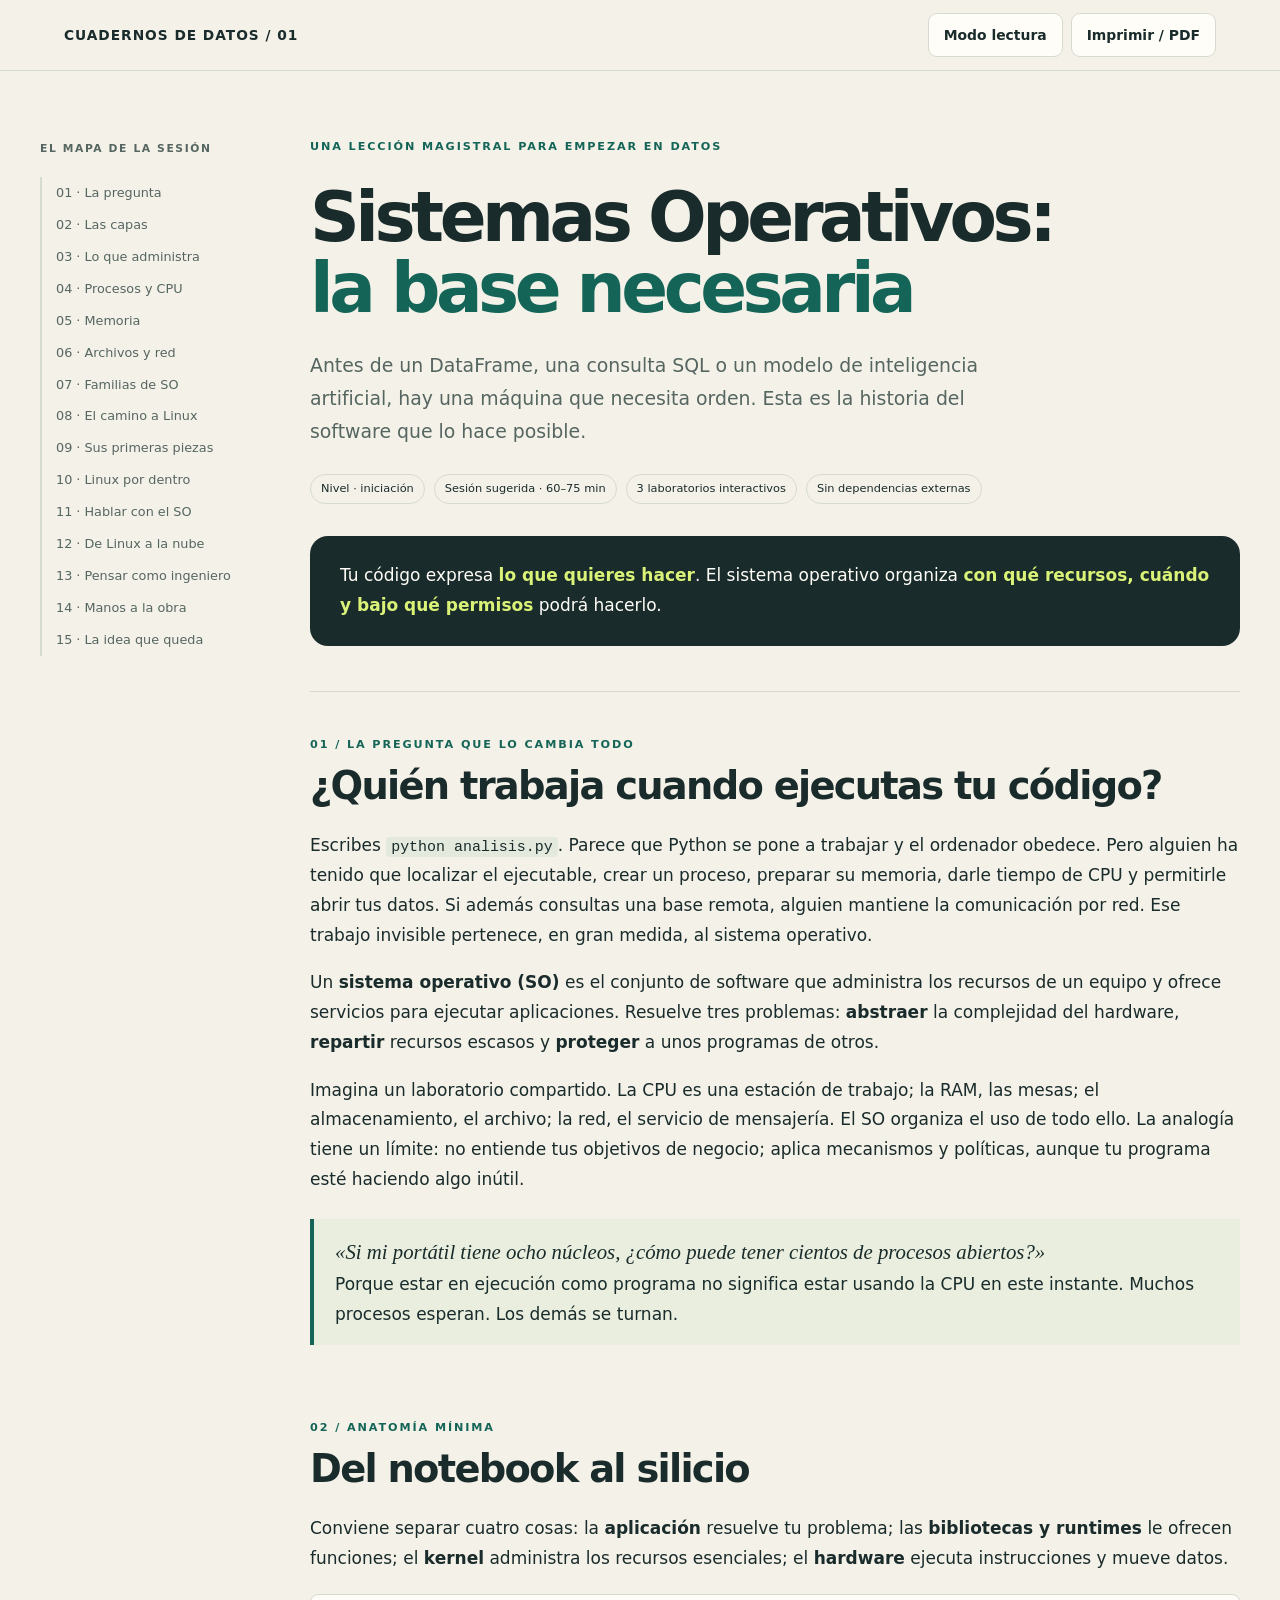
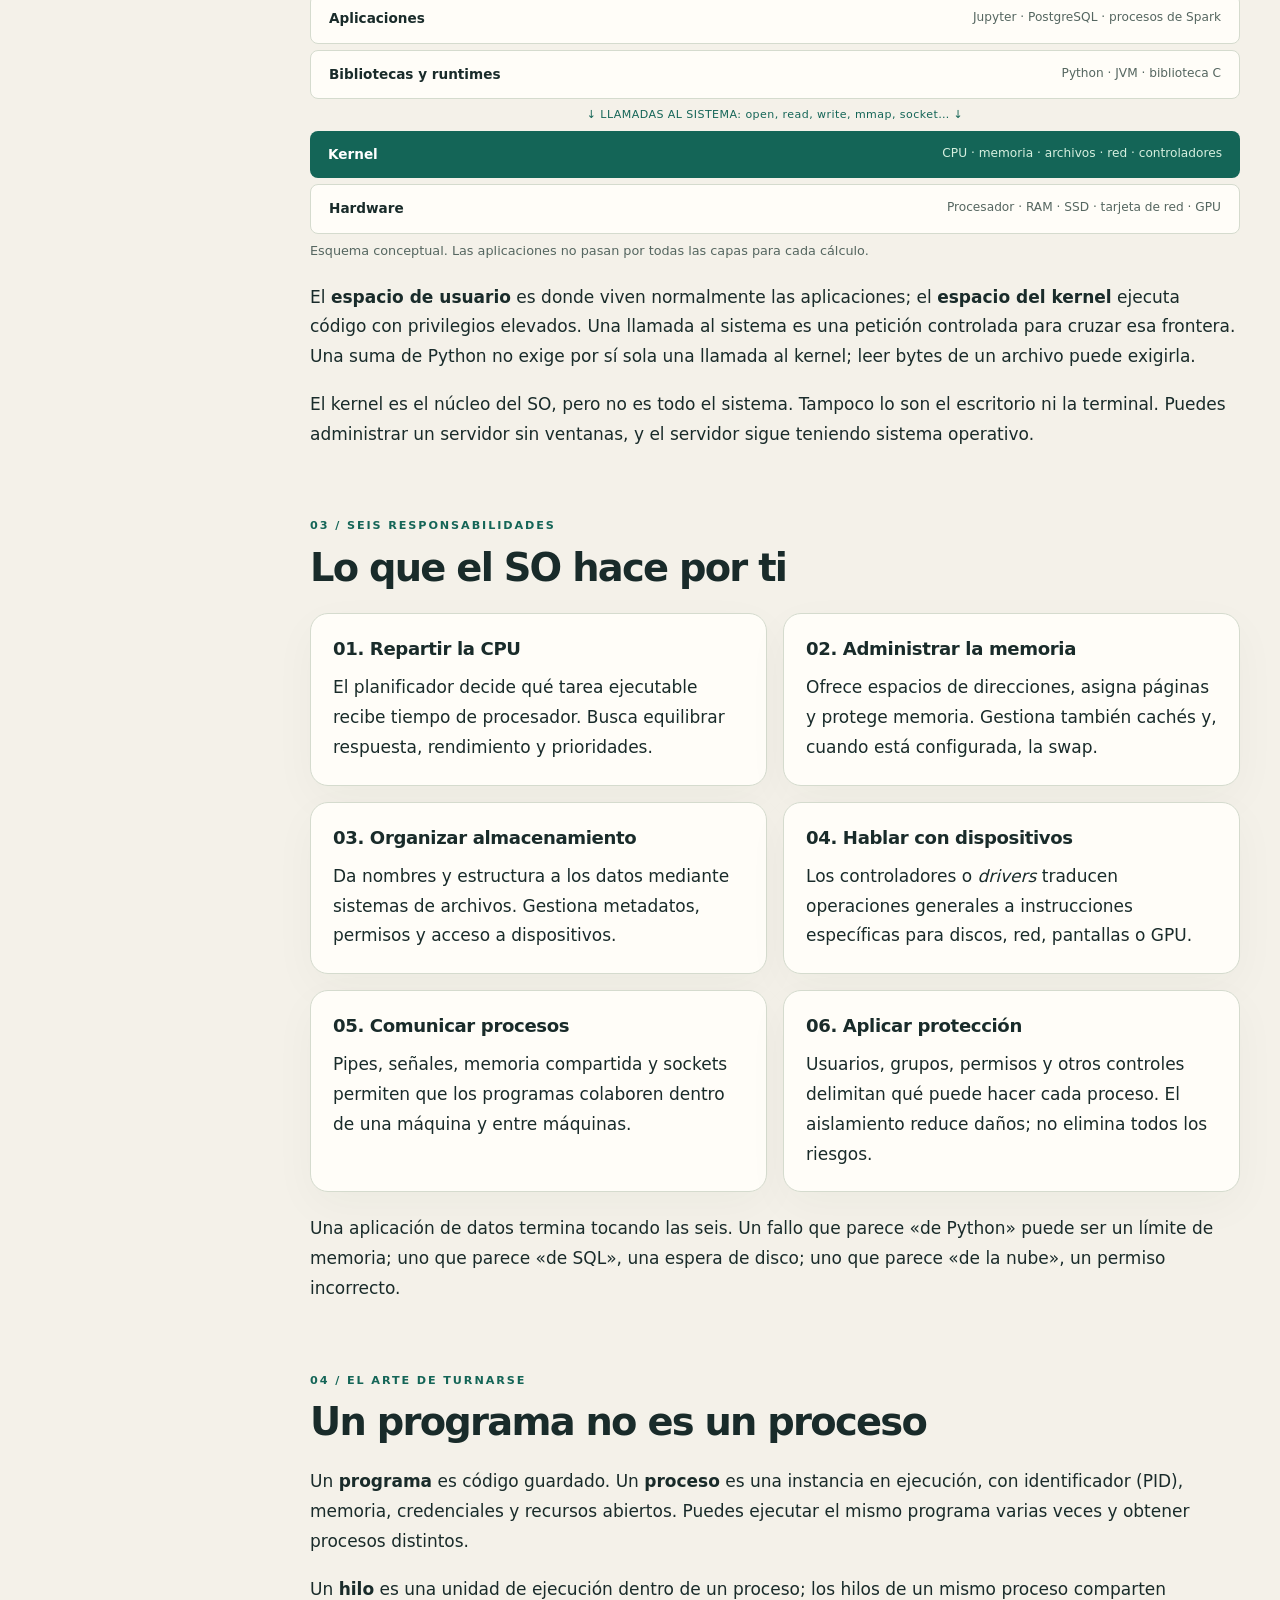
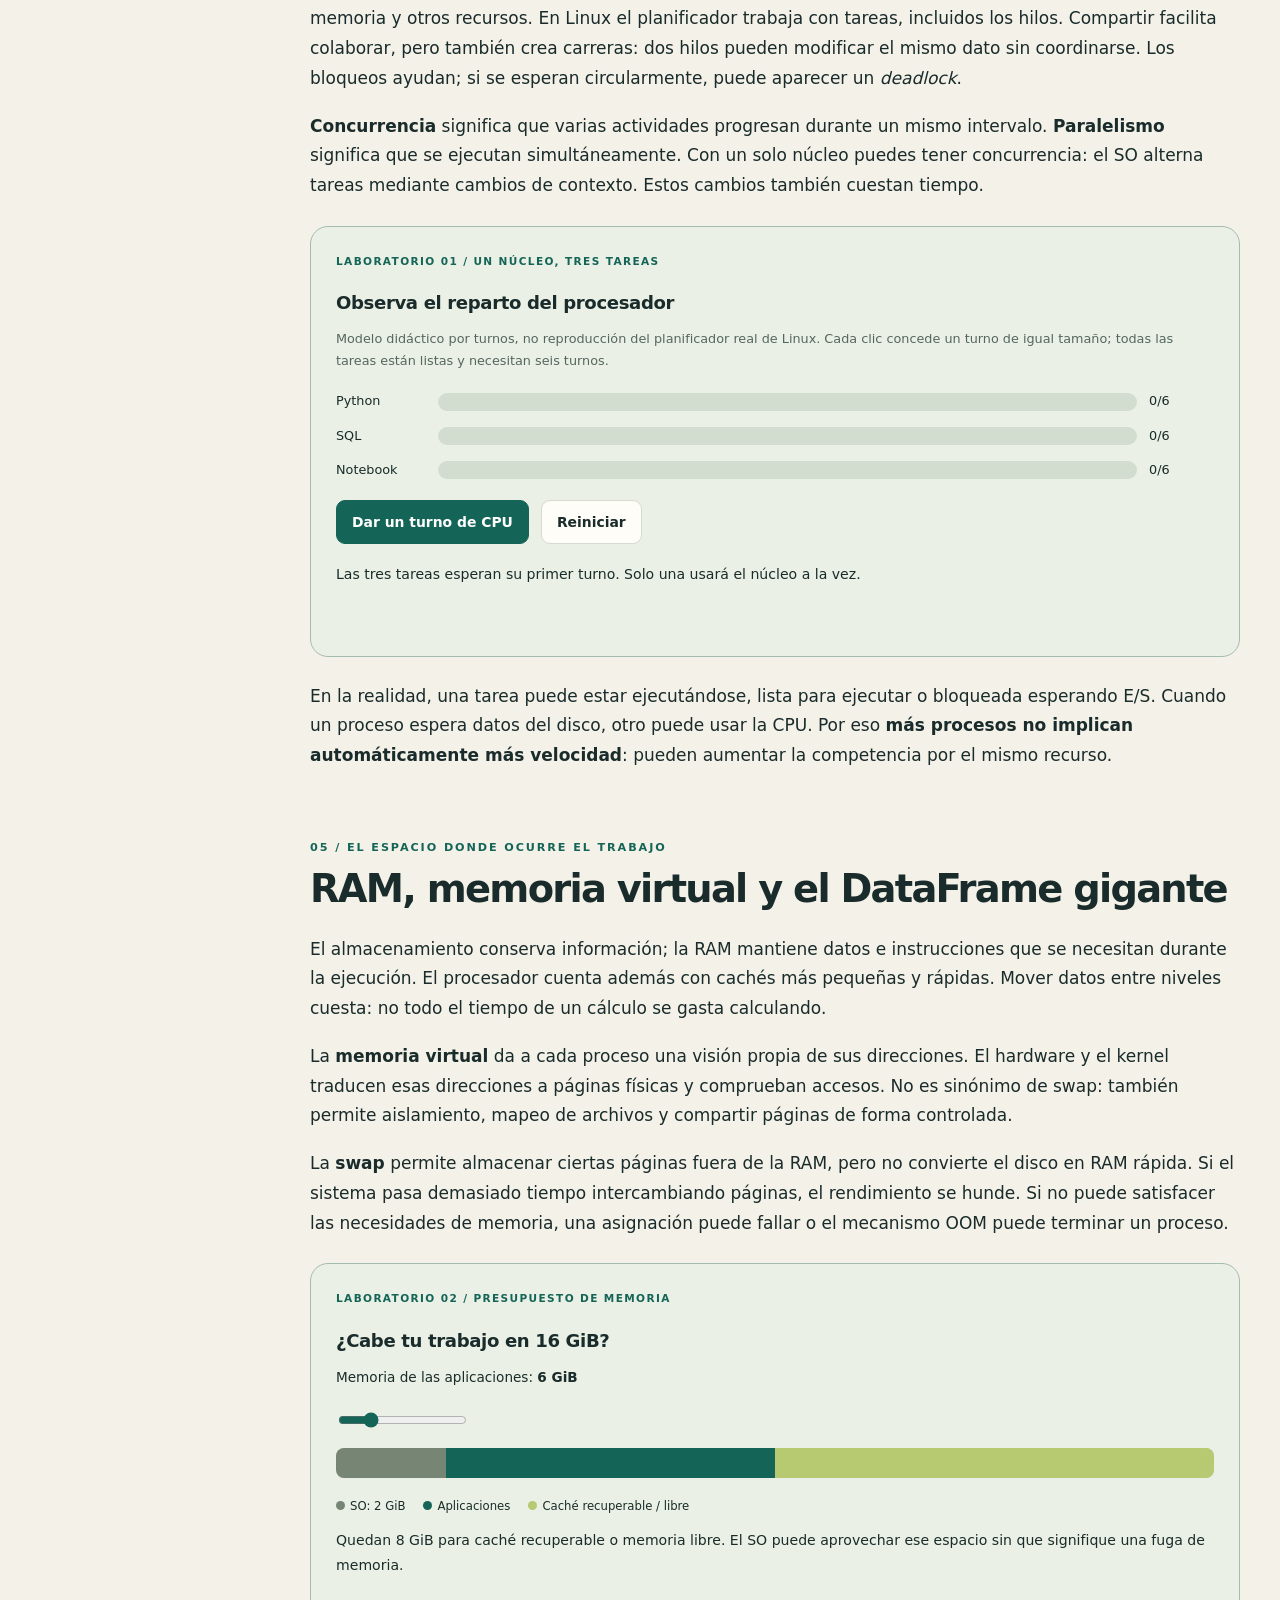
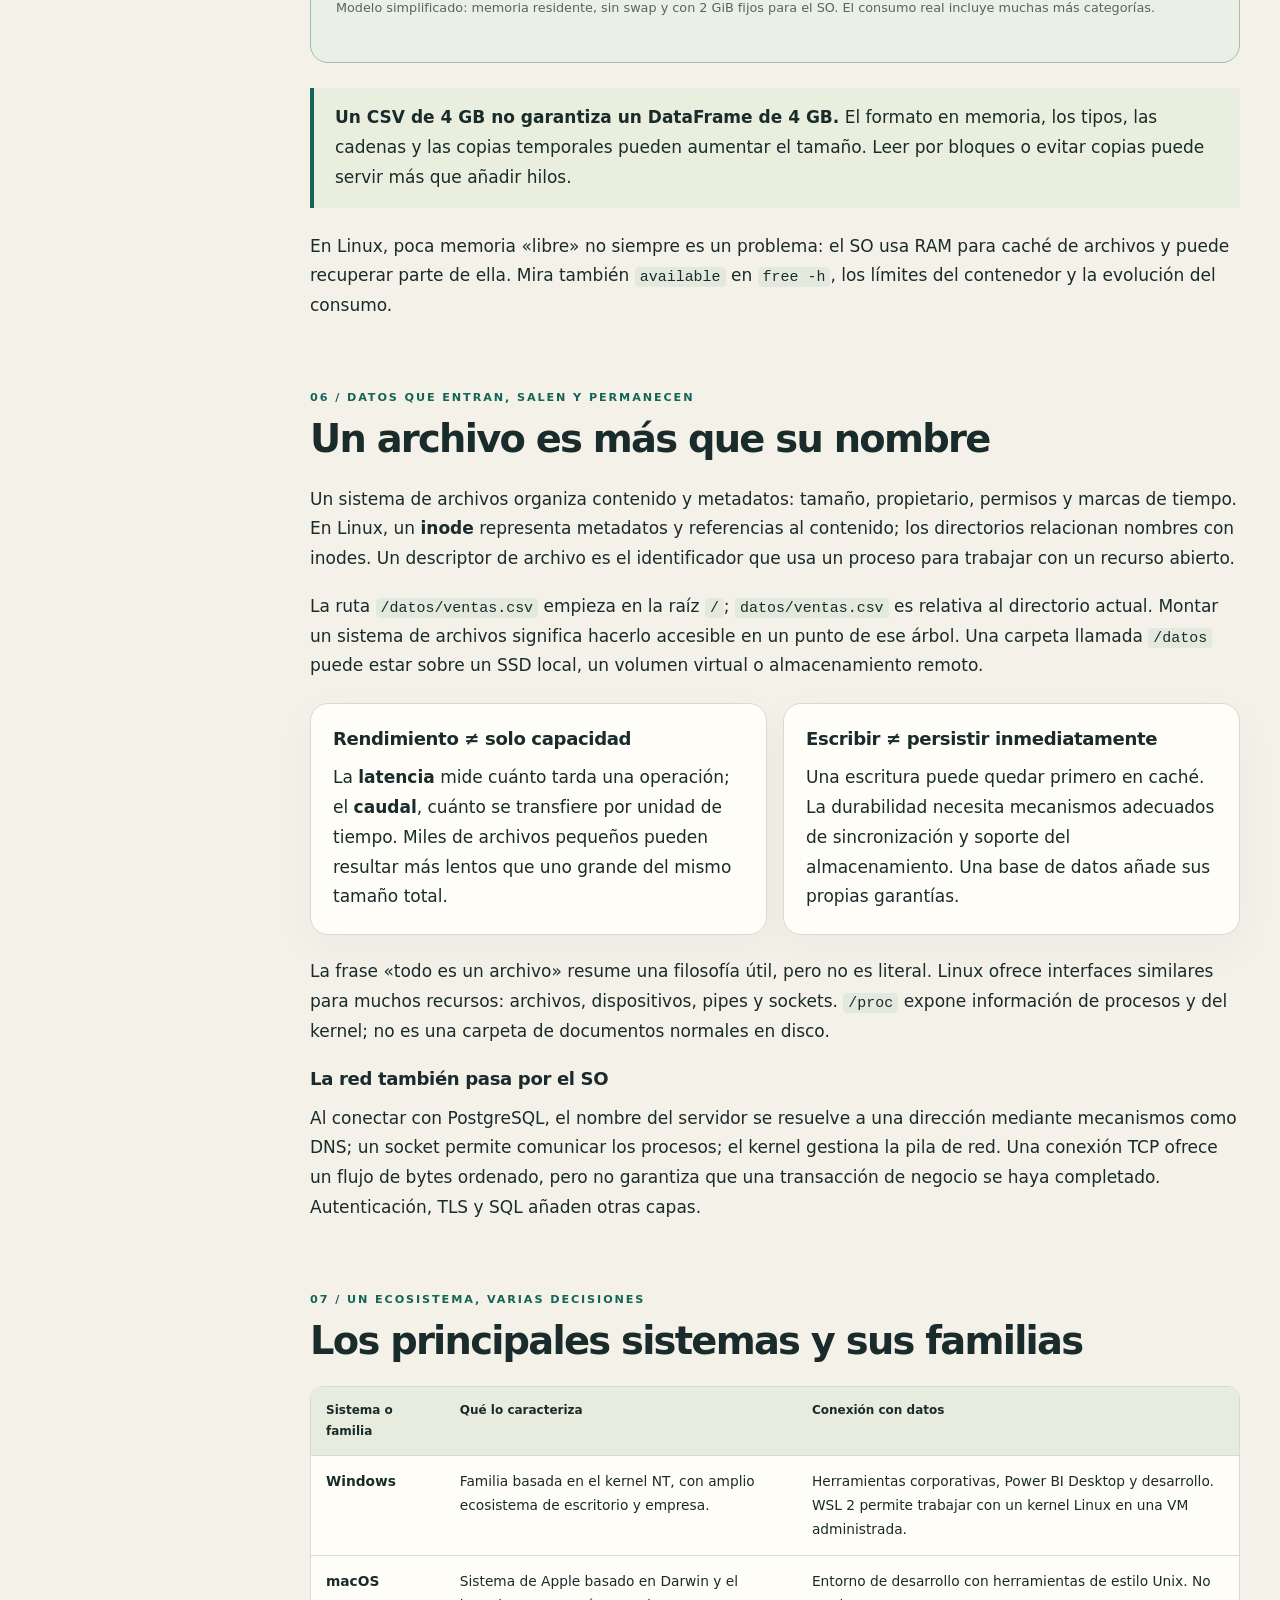
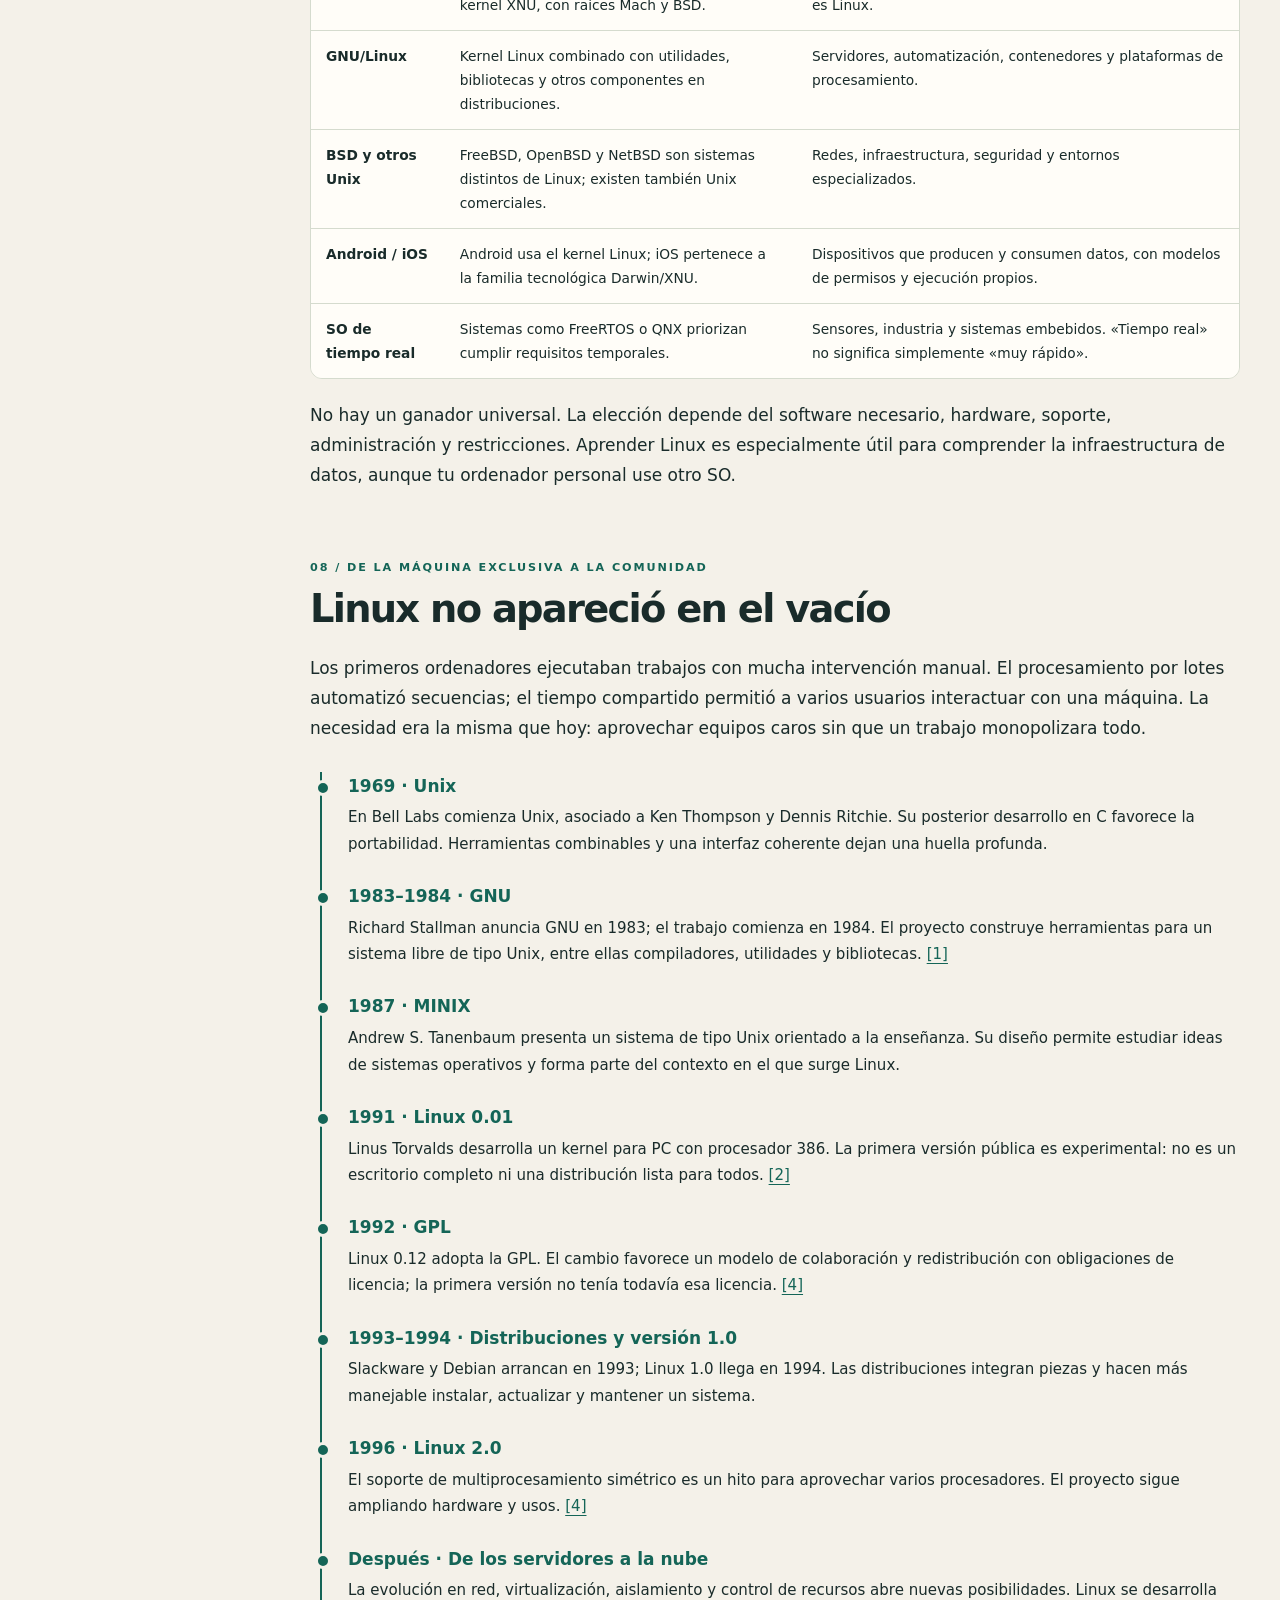
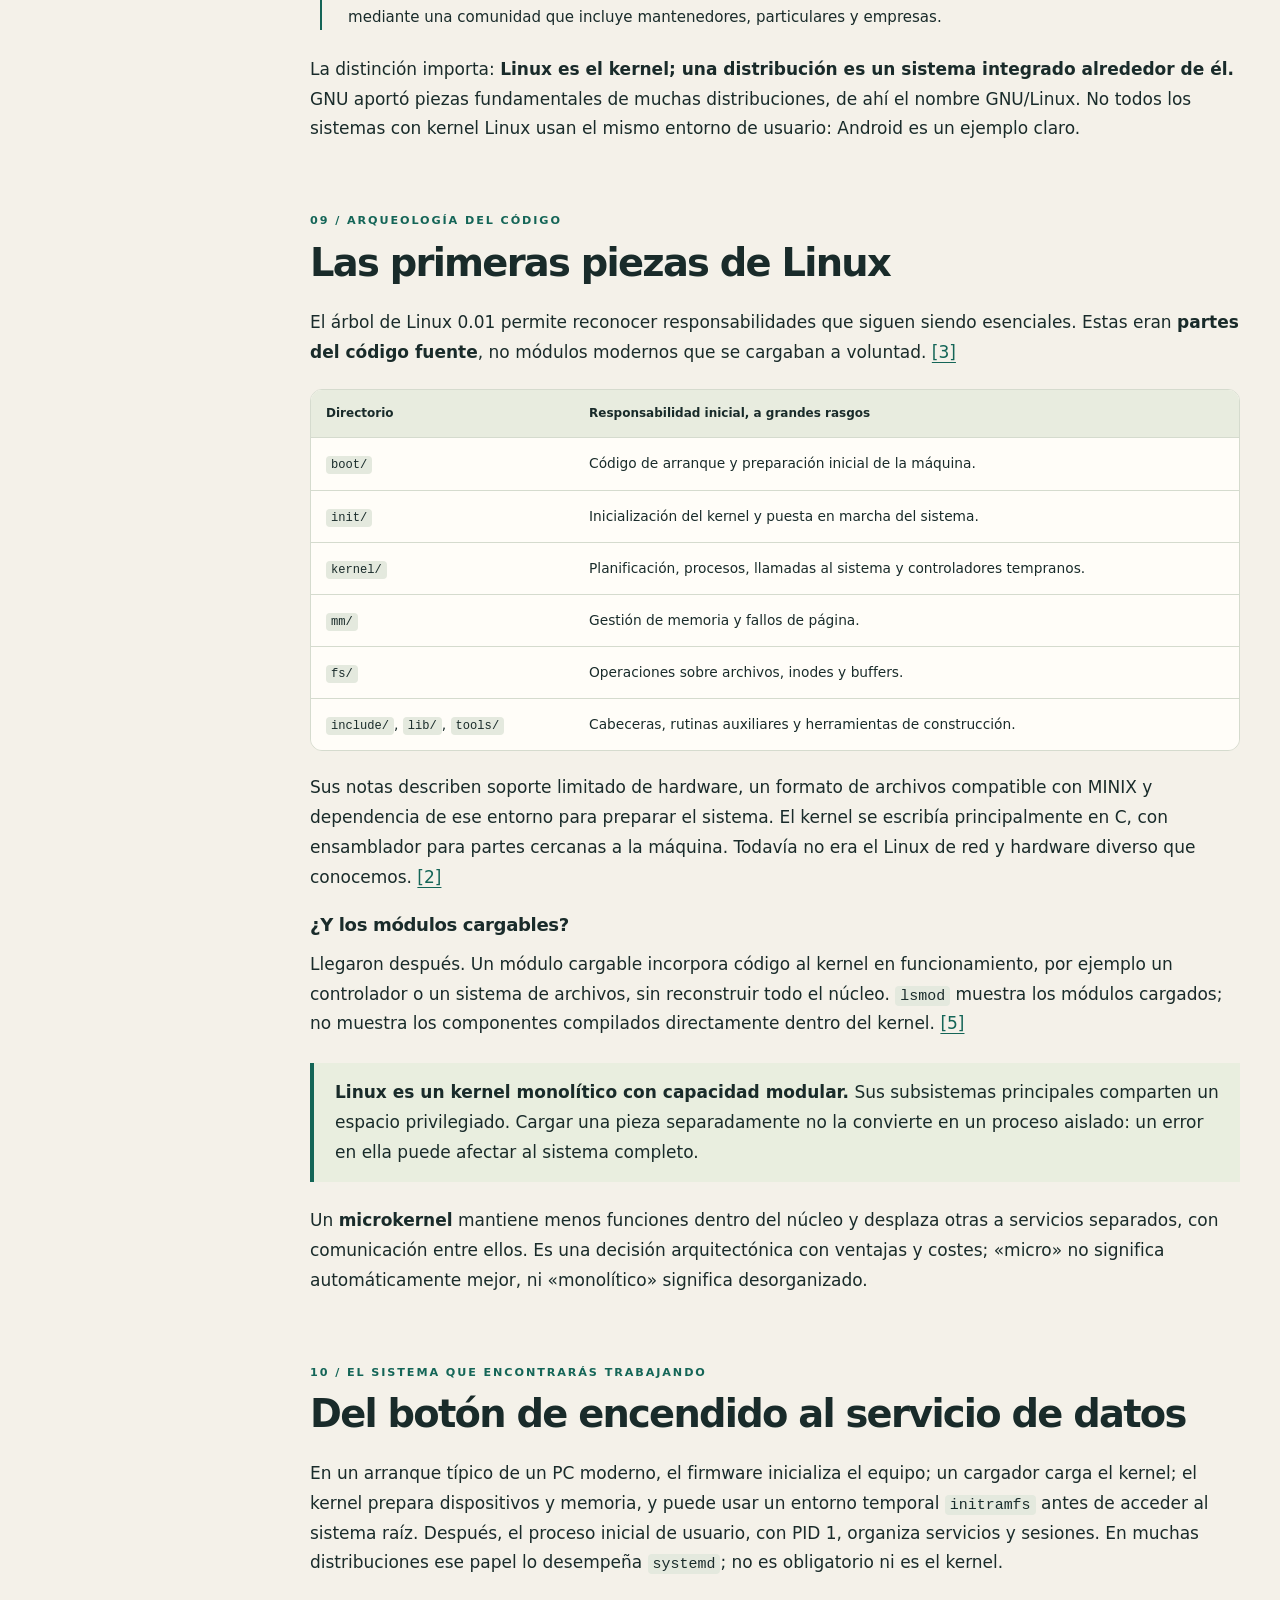
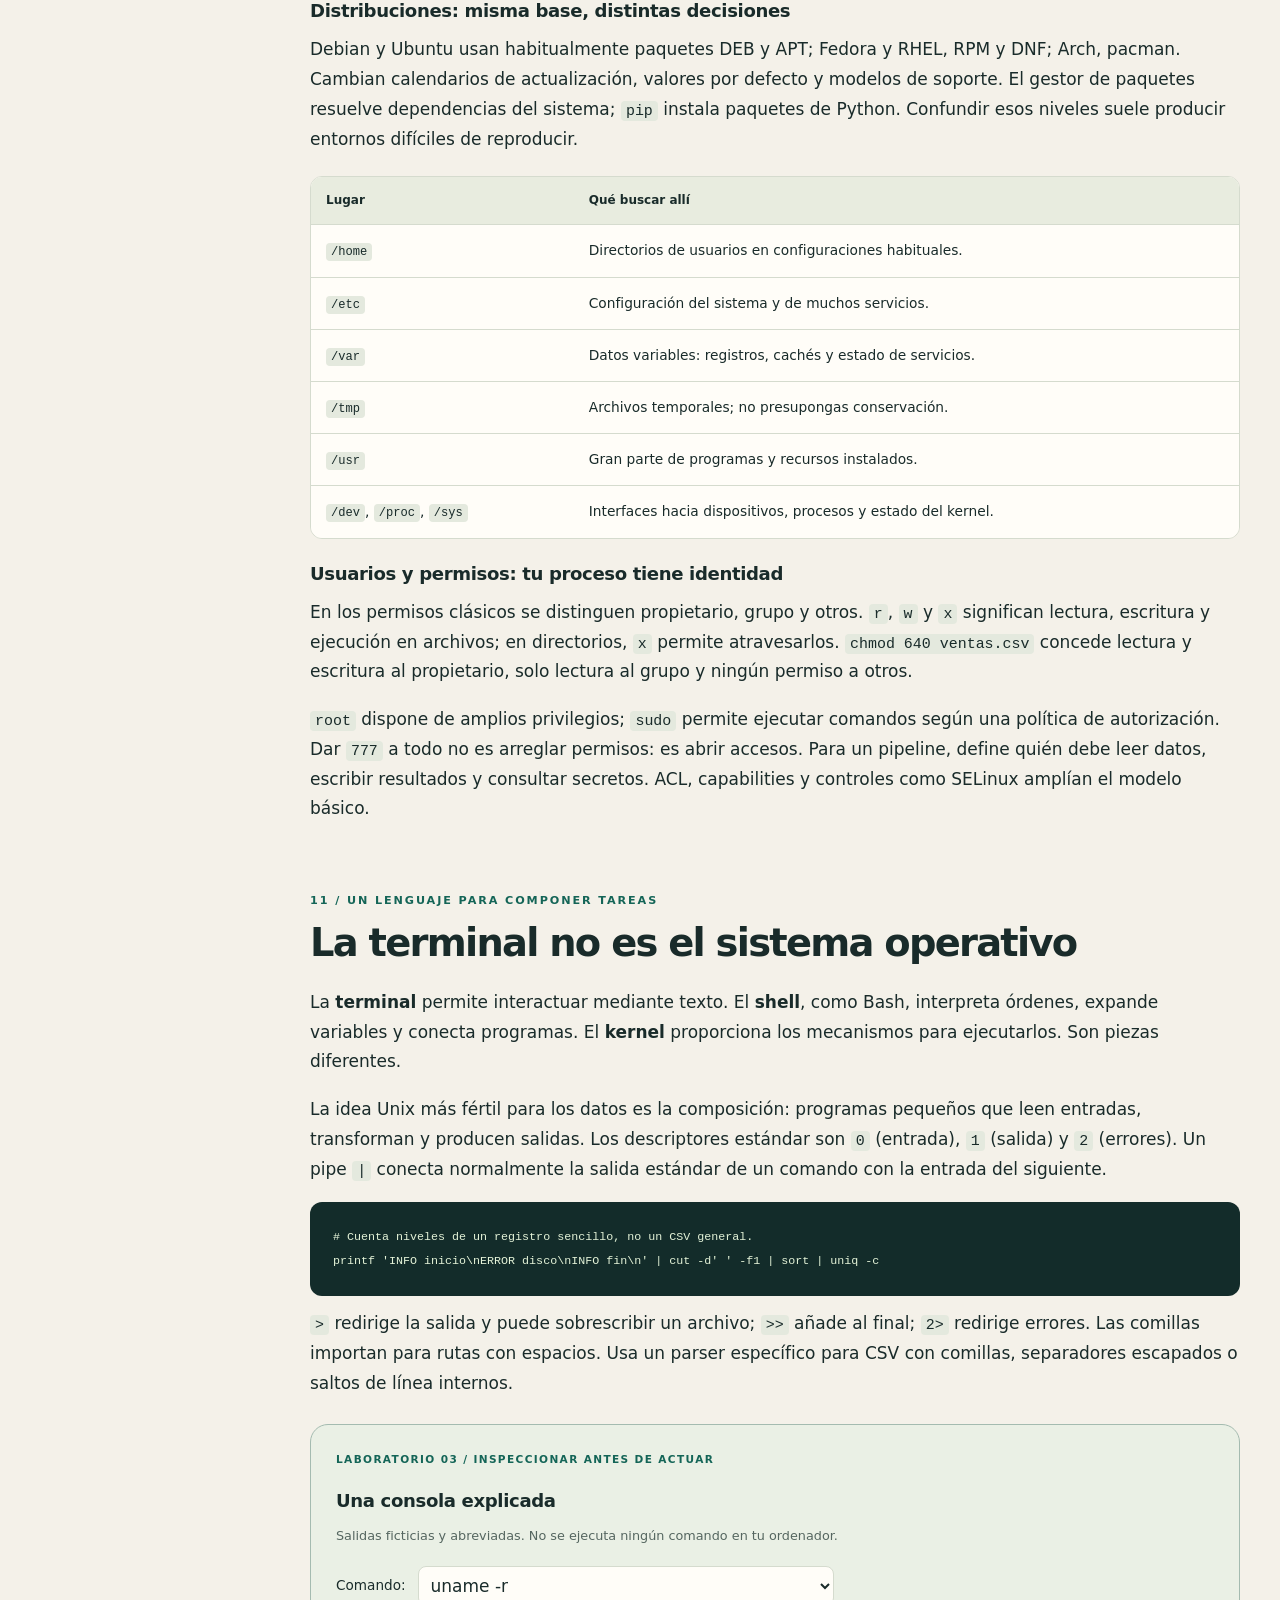
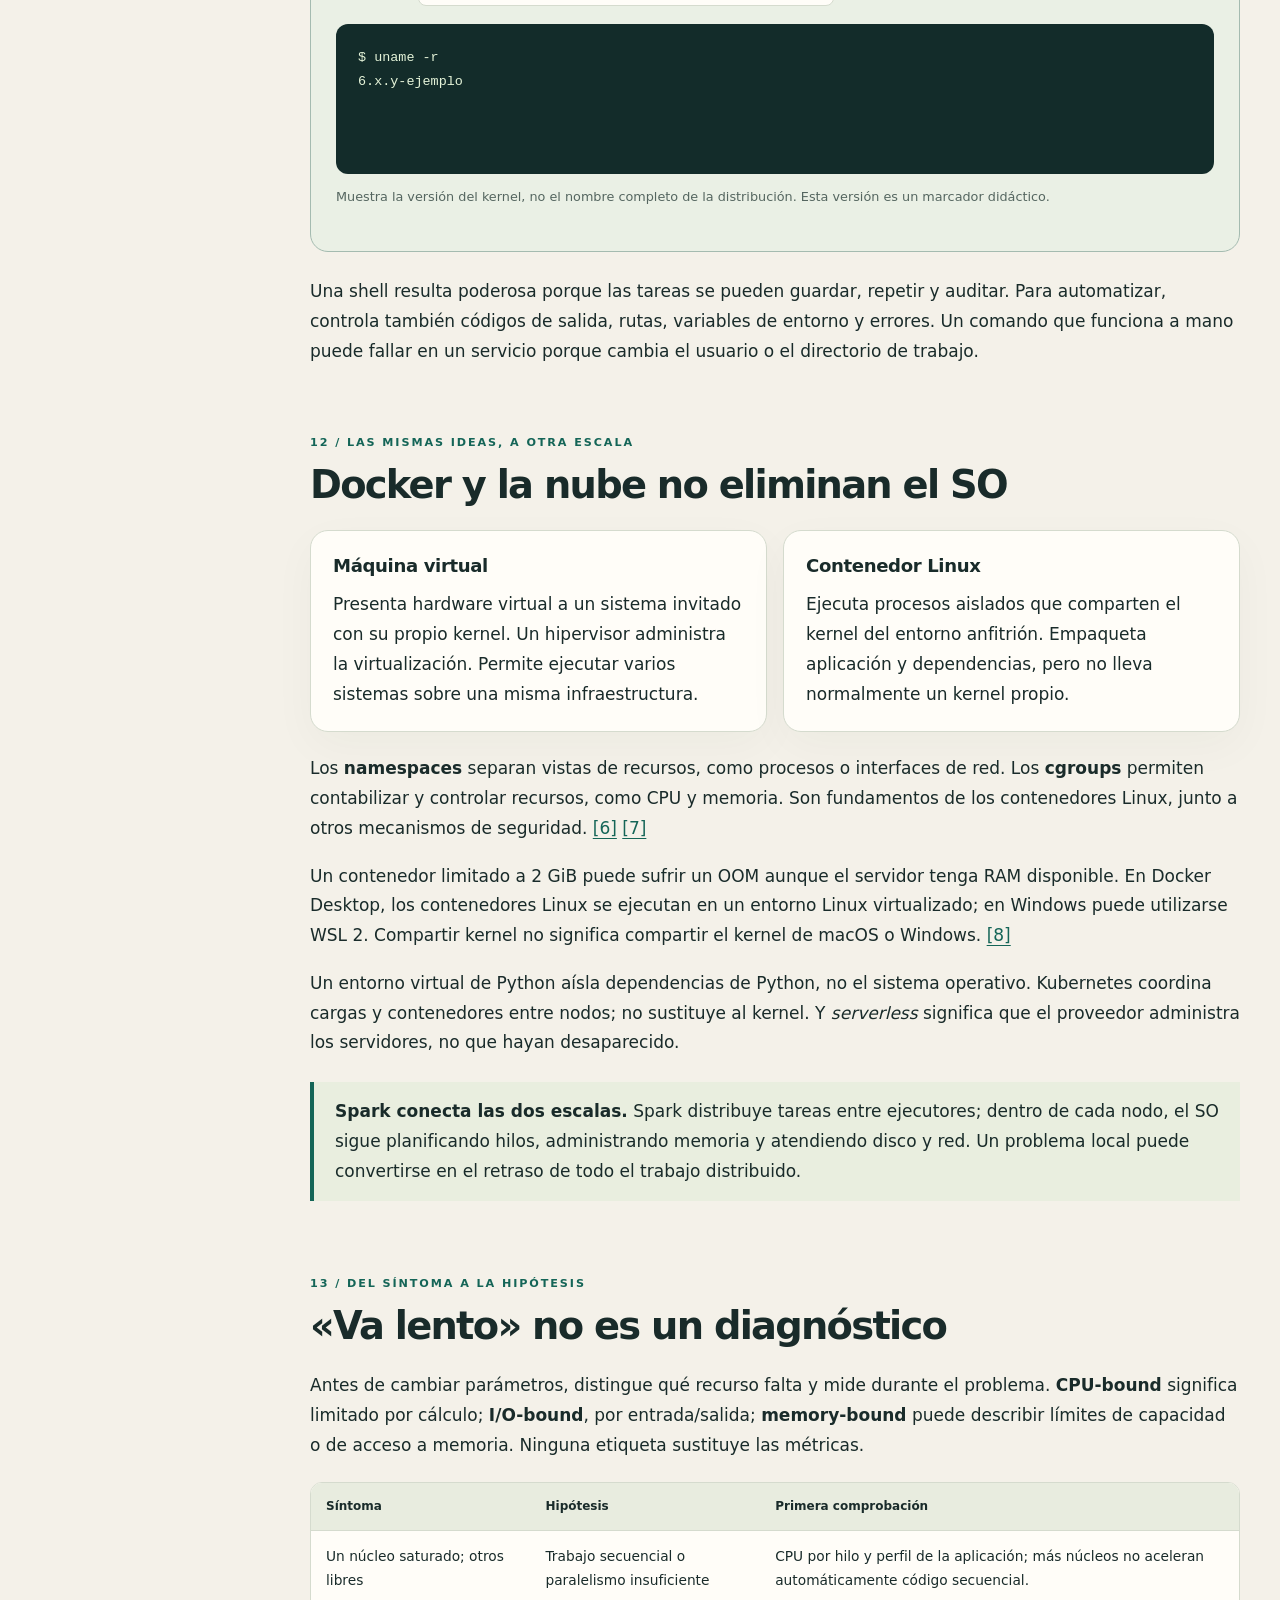
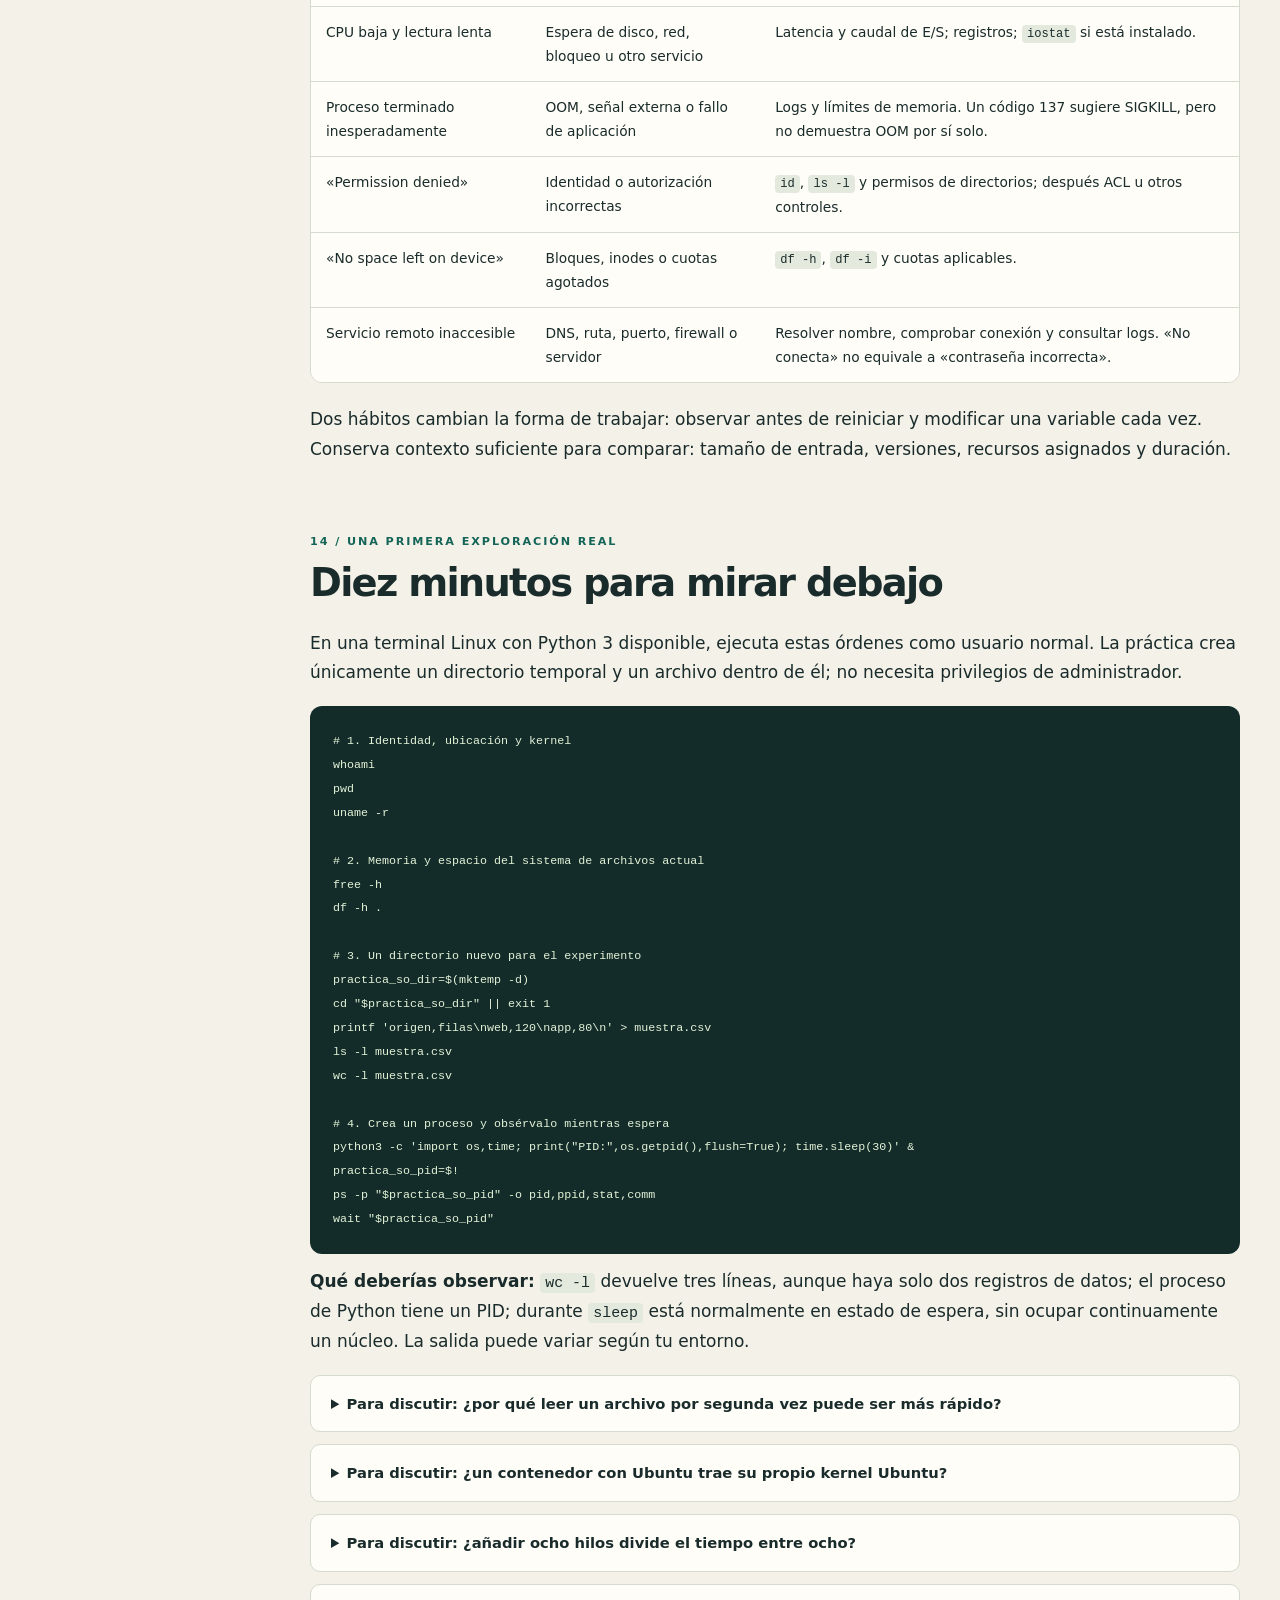
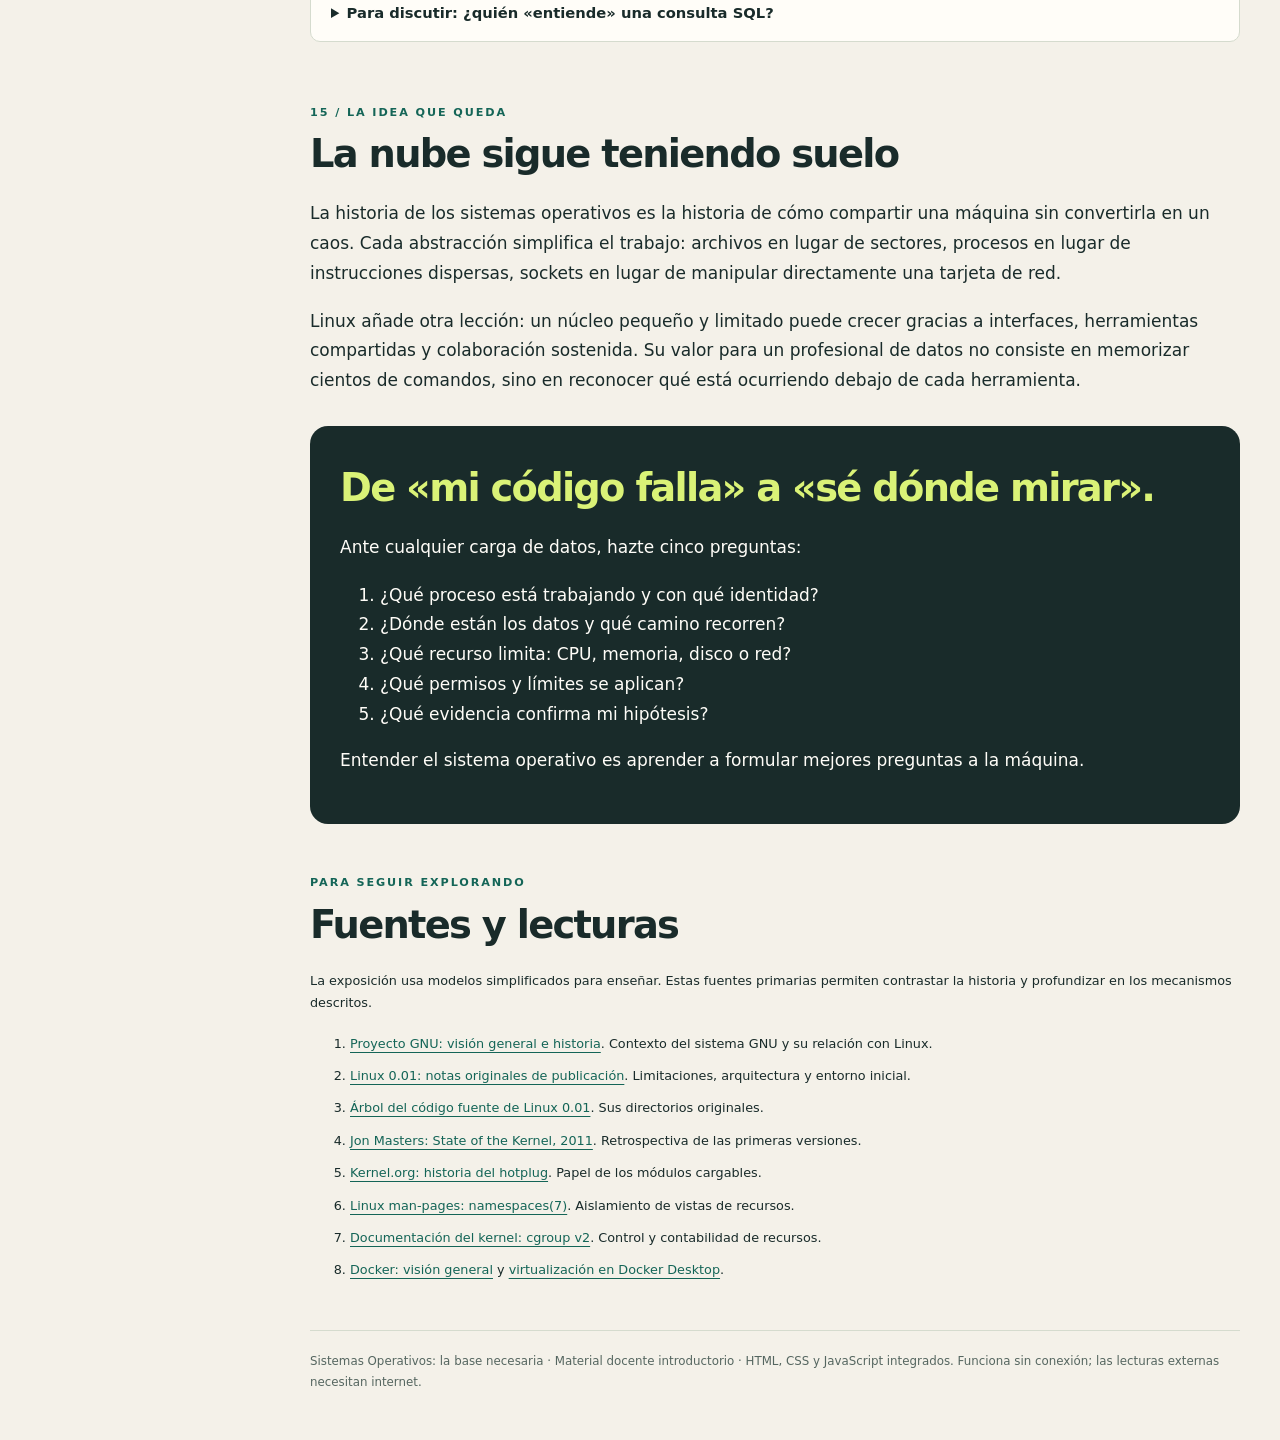
<file: linux/sistemas-operativos-la-base-necesaria.html>
<!DOCTYPE html>
<html lang="es">
<head>
<meta charset="utf-8">
<meta name="viewport" content="width=device-width,initial-scale=1">
<meta name="description" content="Lección magistral interactiva sobre sistemas operativos y Linux para estudiantes que comienzan en el mundo de los datos.">
<title>Sistemas Operativos: la base necesaria</title>
<style>
:root{--bg:#f4f1e9;--paper:#fffdf8;--ink:#192b2a;--muted:#556660;--line:#d5dbce;--green:#146557;--lime:#daf277;--code:#132c2a;--radius:18px;--shadow:0 14px 45px #192b2a09}
*{box-sizing:border-box}html{scroll-behavior:smooth;scroll-padding-top:88px}body{margin:0;background:var(--bg);color:var(--ink);font:17px/1.75 system-ui,-apple-system,"Segoe UI",sans-serif}a{color:var(--green);text-underline-offset:4px}button,input,select{font:inherit}button,select{cursor:pointer}button:focus-visible,a:focus-visible,input:focus-visible,select:focus-visible,summary:focus-visible{outline:3px solid #cc7900;outline-offset:4px}button{border:1px solid var(--line);background:var(--paper);color:var(--ink);padding:9px 15px;border-radius:9px;font-size:.87rem;font-weight:650}button:hover{border-color:var(--green)}button.primary{background:var(--green);color:white;border-color:var(--green)}button:disabled{opacity:.5;cursor:default}.skip{position:fixed;top:-100px;left:20px;background:white;z-index:99;padding:12px}.skip:focus{top:10px}.progress{height:4px;background:var(--green);width:0;position:fixed;top:0;left:0;z-index:100}.top{position:sticky;top:0;z-index:20;background:#f4f1e9f2;backdrop-filter:blur(12px);border-bottom:1px solid var(--line);padding:13px max(5vw,20px);display:flex;align-items:center;justify-content:space-between;gap:12px}.brand{font-weight:850;font-size:.86rem;letter-spacing:.07em;text-decoration:none;color:var(--ink)}.tools{display:flex;gap:8px;align-items:center}.layout{max-width:1320px;margin:auto;padding:0 40px;display:grid;grid-template-columns:210px minmax(0,1fr);gap:60px}aside{position:sticky;top:90px;height:calc(100vh - 115px);overflow:auto;padding-top:38px;font-size:.8rem}aside p{font-size:.67rem;letter-spacing:.15em;text-transform:uppercase;color:var(--muted);font-weight:800}aside a{display:block;border-left:2px solid var(--line);padding:7px 0 7px 14px;text-decoration:none;color:var(--muted);line-height:1.4}aside a:hover,aside a.active{border-color:var(--green);color:var(--green);background:#14655709}main{min-width:0;padding-bottom:60px}.hero{padding:66px 0 45px;border-bottom:1px solid var(--line)}.eyebrow,.kicker{font-size:.7rem;letter-spacing:.17em;text-transform:uppercase;font-weight:800;color:var(--green)}h1{font-size:clamp(2.6rem,5.4vw,4.9rem);line-height:1.03;letter-spacing:-.065em;font-weight:850;margin:25px 0}h1 span{display:block;color:var(--green)}.lead{font-size:1.18rem;color:var(--muted);max-width:710px}.meta{display:flex;flex-wrap:wrap;gap:9px;margin:26px 0}.tag{border:1px solid var(--line);padding:4px 10px;border-radius:50px;font-size:.71rem}.thesis{background:var(--ink);color:#fffdf8;padding:25px 30px;border-radius:var(--radius);margin-top:32px}.thesis strong{color:var(--lime)}section{padding:43px 0 6px;scroll-margin-top:20px}h2{font-size:clamp(1.7rem,3vw,2.45rem);line-height:1.2;letter-spacing:-.045em;margin:9px 0 22px}h3{font-size:1.13rem;line-height:1.4;letter-spacing:-.02em;margin:20px 0 9px}p{margin:12px 0 18px}strong{font-weight:750}.grid{display:grid;grid-template-columns:repeat(2,minmax(0,1fr));gap:16px;margin:22px 0}.card{background:var(--paper);border:1px solid var(--line);border-radius:var(--radius);padding:22px;box-shadow:var(--shadow)}.card h3{margin-top:0}.card p:last-child{margin-bottom:0}.small,figcaption{font-size:.8rem;color:var(--muted)}.callout{border-left:4px solid var(--green);padding:15px 21px;background:#e9eedf;margin:24px 0}.callout p{margin:0}.question{font-family:Georgia,serif;font-size:1.3rem;font-style:italic}.table-wrap{overflow-x:auto;margin:22px 0;border:1px solid var(--line);border-radius:12px}table{width:100%;border-collapse:collapse;font-size:.86rem;background:var(--paper);text-align:left}th{background:#e8ecdf;font-size:.75rem}td,th{padding:13px 15px;border-bottom:1px solid var(--line);vertical-align:top}tr:last-child td{border-bottom:0}code{font-family:ui-monospace,SFMono-Regular,Consolas,monospace;font-size:.88em;background:#e4e9de;padding:2px 5px;border-radius:4px;overflow-wrap:anywhere}pre{background:var(--code);color:#e4f3d8;padding:23px;border-radius:12px;overflow:auto;font-size:.83rem;line-height:1.8}pre code{background:none;padding:0;color:inherit;overflow-wrap:normal}.lab{border:1px solid #a4bbb0;background:#eaf0e5;border-radius:var(--radius);padding:25px;margin:25px 0}.lab-label{font-size:.66rem;font-weight:800;letter-spacing:.13em;text-transform:uppercase;color:var(--green)}.controls{display:flex;gap:12px;align-items:center;flex-wrap:wrap;margin:18px 0}label{font-size:.85rem}input[type=range]{accent-color:var(--green);max-width:100%}select{padding:8px;border:1px solid var(--line);background:var(--paper);color:var(--ink);border-radius:8px;max-width:100%}.stack{display:grid;gap:6px;margin:20px 0}.layer{padding:12px 18px;border-radius:8px;background:var(--paper);border:1px solid var(--line);display:flex;justify-content:space-between;gap:15px}.layer b{font-size:.85rem}.layer span{font-size:.76rem;color:var(--muted)}.layer.kernel{background:var(--green);color:white;border:0}.layer.kernel span{color:#d6efdf}.boundary{text-align:center;font-size:.69rem;letter-spacing:.04em;color:var(--green)}.timeline{border-left:2px solid var(--green);margin:28px 0 20px 10px;padding-left:26px}.event{position:relative;margin:0 0 25px}.event:before{content:"";width:10px;height:10px;border:3px solid var(--bg);background:var(--green);border-radius:50%;position:absolute;left:-33px;top:8px}.event b{color:var(--green)}.event p{margin:3px 0;font-size:.94rem}.row{display:grid;grid-template-columns:90px 1fr 65px;gap:12px;align-items:center;font-size:.8rem;margin:12px 0}.track{background:#d2ddcf;border-radius:9px;height:18px;overflow:hidden}.fill{height:100%;width:0;background:var(--green);transition:width .2s}.row:nth-child(2) .fill{background:#987b27}.row:nth-child(3) .fill{background:#536dac}.status{min-height:3.6em;font-size:.88rem}.meter{display:flex;height:30px;border-radius:8px;overflow:hidden;margin:18px 0;background:#d2ddcf}.meter div{transition:width .2s}.os-memory{background:#778575}.app-memory{background:var(--green)}.cache-memory{background:#b7ca71}.legend{display:flex;gap:18px;flex-wrap:wrap;font-size:.73rem}.dot{display:inline-block;width:9px;height:9px;border-radius:50%;margin-right:5px}.terminal{background:var(--code);color:#e4f3d8;border-radius:12px;padding:22px;white-space:pre-wrap;font: .84rem/1.8 ui-monospace,monospace;min-height:150px;overflow-wrap:anywhere}.terminal-title{color:#96b6a5;font-size:.7rem;margin-bottom:12px}details{border:1px solid var(--line);border-radius:10px;background:var(--paper);margin:12px 0;padding:15px 20px}summary{cursor:pointer;font-weight:700;font-size:.92rem}details p{font-size:.92rem;margin-bottom:4px}.end{background:var(--ink);color:var(--paper);border-radius:var(--radius);padding:30px;margin-top:30px}.end h2{color:var(--lime)}.sources{font-size:.8rem}.sources li{margin:10px 0}.footer{border-top:1px solid var(--line);padding-top:20px;margin-top:30px;color:var(--muted);font-size:.74rem}body.focus aside{display:none}body.focus .layout{grid-template-columns:minmax(0,880px);justify-content:center}.print-note{display:none}@media(max-width:980px){.layout{grid-template-columns:minmax(0,1fr);max-width:850px;gap:0;padding:0 25px}aside{position:static;height:auto;padding-top:20px;display:flex;gap:5px;overflow:auto}aside p{display:none}aside a{white-space:nowrap;border:1px solid var(--line);border-radius:20px;padding:7px 12px}.hero{padding-top:35px}}@media(max-width:580px){body{font-size:16px}.grid{grid-template-columns:1fr}.top{padding:12px 16px}.brand{font-size:.65rem}.tools button{font-size:.72rem;padding:7px}.layout{padding:0 18px}.lab,.card{padding:18px}.layer{flex-direction:column;gap:1px}.row{grid-template-columns:68px 1fr 45px}.hero{padding-bottom:25px}h1{font-size:2.8rem}.thesis{padding:22px}.meta{gap:6px}}@media(prefers-reduced-motion:reduce){html{scroll-behavior:auto}*,*:before{transition:none!important}}@media print{body{background:white;color:#111;font-size:11pt}.top,aside,.progress,.controls,.skip{display:none!important}.layout,body.focus .layout{display:block;max-width:none;padding:0}main{padding:0}.hero{padding:0 0 15px}h1{font-size:36pt}h2{font-size:23pt}section{padding-top:22px}.card,.lab,.end,.thesis,pre{box-shadow:none;break-inside:avoid;background:#f5f5f5;color:#111}.thesis strong,.end h2{color:#146557}.print-note{display:block}.sources a{word-break:break-word}a{color:inherit}.footer{margin-top:20px}.layer.kernel{background:#eee;color:#111}.layer.kernel span{color:#333}}
</style>
</head>
<body>
<a class="skip" href="#contenido">Saltar al contenido</a><div class="progress" id="progress" aria-hidden="true"></div>
<header class="top"><a class="brand" href="#inicio">CUADERNOS DE DATOS / 01</a><div class="tools"><button id="focus" aria-pressed="false">Modo lectura</button><button id="print">Imprimir / PDF</button></div></header>
<div class="layout">
<aside aria-label="Índice de la lección"><p>El mapa de la sesión</p><a href="#pregunta">01 · La pregunta</a><a href="#capas">02 · Las capas</a><a href="#recursos">03 · Lo que administra</a><a href="#procesos">04 · Procesos y CPU</a><a href="#memoria">05 · Memoria</a><a href="#archivos">06 · Archivos y red</a><a href="#familias">07 · Familias de SO</a><a href="#historia">08 · El camino a Linux</a><a href="#piezas">09 · Sus primeras piezas</a><a href="#linux">10 · Linux por dentro</a><a href="#terminal">11 · Hablar con el SO</a><a href="#nube">12 · De Linux a la nube</a><a href="#diagnostico">13 · Pensar como ingeniero</a><a href="#practica">14 · Manos a la obra</a><a href="#cierre">15 · La idea que queda</a></aside>
<main id="contenido">
<div class="hero" id="inicio"><div class="eyebrow">Una lección magistral para empezar en datos</div><h1>Sistemas Operativos:<span>la base necesaria</span></h1><p class="lead">Antes de un DataFrame, una consulta SQL o un modelo de inteligencia artificial, hay una máquina que necesita orden. Esta es la historia del software que lo hace posible.</p><div class="meta"><span class="tag">Nivel · iniciación</span><span class="tag">Sesión sugerida · 60–75 min</span><span class="tag">3 laboratorios interactivos</span><span class="tag">Sin dependencias externas</span></div><div class="thesis">Tu código expresa <strong>lo que quieres hacer</strong>. El sistema operativo organiza <strong>con qué recursos, cuándo y bajo qué permisos</strong> podrá hacerlo.</div></div>
<section id="pregunta"><div class="kicker">01 / La pregunta que lo cambia todo</div><h2>¿Quién trabaja cuando ejecutas tu código?</h2><p>Escribes <code>python analisis.py</code>. Parece que Python se pone a trabajar y el ordenador obedece. Pero alguien ha tenido que localizar el ejecutable, crear un proceso, preparar su memoria, darle tiempo de CPU y permitirle abrir tus datos. Si además consultas una base remota, alguien mantiene la comunicación por red. Ese trabajo invisible pertenece, en gran medida, al sistema operativo.</p><p>Un <strong>sistema operativo (SO)</strong> es el conjunto de software que administra los recursos de un equipo y ofrece servicios para ejecutar aplicaciones. Resuelve tres problemas: <strong>abstraer</strong> la complejidad del hardware, <strong>repartir</strong> recursos escasos y <strong>proteger</strong> a unos programas de otros.</p><p>Imagina un laboratorio compartido. La CPU es una estación de trabajo; la RAM, las mesas; el almacenamiento, el archivo; la red, el servicio de mensajería. El SO organiza el uso de todo ello. La analogía tiene un límite: no entiende tus objetivos de negocio; aplica mecanismos y políticas, aunque tu programa esté haciendo algo inútil.</p><div class="callout"><p class="question">«Si mi portátil tiene ocho núcleos, ¿cómo puede tener cientos de procesos abiertos?»</p><p>Porque estar en ejecución como programa no significa estar usando la CPU en este instante. Muchos procesos esperan. Los demás se turnan.</p></div></section>
<section id="capas"><div class="kicker">02 / Anatomía mínima</div><h2>Del notebook al silicio</h2><p>Conviene separar cuatro cosas: la <strong>aplicación</strong> resuelve tu problema; las <strong>bibliotecas y runtimes</strong> le ofrecen funciones; el <strong>kernel</strong> administra los recursos esenciales; el <strong>hardware</strong> ejecuta instrucciones y mueve datos.</p><figure class="stack" aria-label="Capas desde las aplicaciones hasta el hardware"><div class="layer"><b>Aplicaciones</b><span>Jupyter · PostgreSQL · procesos de Spark</span></div><div class="layer"><b>Bibliotecas y runtimes</b><span>Python · JVM · biblioteca C</span></div><div class="boundary">↓ LLAMADAS AL SISTEMA: open, read, write, mmap, socket… ↓</div><div class="layer kernel"><b>Kernel</b><span>CPU · memoria · archivos · red · controladores</span></div><div class="layer"><b>Hardware</b><span>Procesador · RAM · SSD · tarjeta de red · GPU</span></div><figcaption>Esquema conceptual. Las aplicaciones no pasan por todas las capas para cada cálculo.</figcaption></figure><p>El <strong>espacio de usuario</strong> es donde viven normalmente las aplicaciones; el <strong>espacio del kernel</strong> ejecuta código con privilegios elevados. Una llamada al sistema es una petición controlada para cruzar esa frontera. Una suma de Python no exige por sí sola una llamada al kernel; leer bytes de un archivo puede exigirla.</p><p>El kernel es el núcleo del SO, pero no es todo el sistema. Tampoco lo son el escritorio ni la terminal. Puedes administrar un servidor sin ventanas, y el servidor sigue teniendo sistema operativo.</p></section>
<section id="recursos"><div class="kicker">03 / Seis responsabilidades</div><h2>Lo que el SO hace por ti</h2><div class="grid"><article class="card"><h3>01. Repartir la CPU</h3><p>El planificador decide qué tarea ejecutable recibe tiempo de procesador. Busca equilibrar respuesta, rendimiento y prioridades.</p></article><article class="card"><h3>02. Administrar la memoria</h3><p>Ofrece espacios de direcciones, asigna páginas y protege memoria. Gestiona también cachés y, cuando está configurada, la swap.</p></article><article class="card"><h3>03. Organizar almacenamiento</h3><p>Da nombres y estructura a los datos mediante sistemas de archivos. Gestiona metadatos, permisos y acceso a dispositivos.</p></article><article class="card"><h3>04. Hablar con dispositivos</h3><p>Los controladores o <em>drivers</em> traducen operaciones generales a instrucciones específicas para discos, red, pantallas o GPU.</p></article><article class="card"><h3>05. Comunicar procesos</h3><p>Pipes, señales, memoria compartida y sockets permiten que los programas colaboren dentro de una máquina y entre máquinas.</p></article><article class="card"><h3>06. Aplicar protección</h3><p>Usuarios, grupos, permisos y otros controles delimitan qué puede hacer cada proceso. El aislamiento reduce daños; no elimina todos los riesgos.</p></article></div><p>Una aplicación de datos termina tocando las seis. Un fallo que parece «de Python» puede ser un límite de memoria; uno que parece «de SQL», una espera de disco; uno que parece «de la nube», un permiso incorrecto.</p></section>
<section id="procesos"><div class="kicker">04 / El arte de turnarse</div><h2>Un programa no es un proceso</h2><p>Un <strong>programa</strong> es código guardado. Un <strong>proceso</strong> es una instancia en ejecución, con identificador (PID), memoria, credenciales y recursos abiertos. Puedes ejecutar el mismo programa varias veces y obtener procesos distintos.</p><p>Un <strong>hilo</strong> es una unidad de ejecución dentro de un proceso; los hilos de un mismo proceso comparten memoria y otros recursos. En Linux el planificador trabaja con tareas, incluidos los hilos. Compartir facilita colaborar, pero también crea carreras: dos hilos pueden modificar el mismo dato sin coordinarse. Los bloqueos ayudan; si se esperan circularmente, puede aparecer un <em>deadlock</em>.</p><p><strong>Concurrencia</strong> significa que varias actividades progresan durante un mismo intervalo. <strong>Paralelismo</strong> significa que se ejecutan simultáneamente. Con un solo núcleo puedes tener concurrencia: el SO alterna tareas mediante cambios de contexto. Estos cambios también cuestan tiempo.</p><div class="lab"><div class="lab-label">Laboratorio 01 / Un núcleo, tres tareas</div><h3>Observa el reparto del procesador</h3><p class="small">Modelo didáctico por turnos, no reproducción del planificador real de Linux. Cada clic concede un turno de igual tamaño; todas las tareas están listas y necesitan seis turnos.</p><div id="cpuRows"><div class="row"><span>Python</span><div class="track"><div class="fill"></div></div><span class="count">0/6</span></div><div class="row"><span>SQL</span><div class="track"><div class="fill"></div></div><span class="count">0/6</span></div><div class="row"><span>Notebook</span><div class="track"><div class="fill"></div></div><span class="count">0/6</span></div></div><div class="controls"><button class="primary" id="tick">Dar un turno de CPU</button><button id="resetCPU">Reiniciar</button></div><p id="cpuStatus" class="status" aria-live="polite">Las tres tareas esperan su primer turno. Solo una usará el núcleo a la vez.</p><p class="print-note">Al alternar turnos, las tres tareas avanzan sin ejecutarse simultáneamente.</p></div><p>En la realidad, una tarea puede estar ejecutándose, lista para ejecutar o bloqueada esperando E/S. Cuando un proceso espera datos del disco, otro puede usar la CPU. Por eso <strong>más procesos no implican automáticamente más velocidad</strong>: pueden aumentar la competencia por el mismo recurso.</p></section>
<section id="memoria"><div class="kicker">05 / El espacio donde ocurre el trabajo</div><h2>RAM, memoria virtual y el DataFrame gigante</h2><p>El almacenamiento conserva información; la RAM mantiene datos e instrucciones que se necesitan durante la ejecución. El procesador cuenta además con cachés más pequeñas y rápidas. Mover datos entre niveles cuesta: no todo el tiempo de un cálculo se gasta calculando.</p><p>La <strong>memoria virtual</strong> da a cada proceso una visión propia de sus direcciones. El hardware y el kernel traducen esas direcciones a páginas físicas y comprueban accesos. No es sinónimo de swap: también permite aislamiento, mapeo de archivos y compartir páginas de forma controlada.</p><p>La <strong>swap</strong> permite almacenar ciertas páginas fuera de la RAM, pero no convierte el disco en RAM rápida. Si el sistema pasa demasiado tiempo intercambiando páginas, el rendimiento se hunde. Si no puede satisfacer las necesidades de memoria, una asignación puede fallar o el mecanismo OOM puede terminar un proceso.</p><div class="lab"><div class="lab-label">Laboratorio 02 / Presupuesto de memoria</div><h3>¿Cabe tu trabajo en 16 GiB?</h3><label for="memory">Memoria de las aplicaciones: <strong id="memoryValue">6 GiB</strong></label><div class="controls"><input id="memory" type="range" min="2" max="20" value="6" step="1" aria-describedby="memoryStatus"></div><div class="meter" role="img" aria-label="Reparto ilustrativo de RAM" id="memoryMeter"><div class="os-memory" style="width:12.5%"></div><div class="app-memory" id="appMemory"></div><div class="cache-memory" id="cacheMemory"></div></div><div class="legend"><span><i class="dot" style="background:#778575"></i>SO: 2 GiB</span><span><i class="dot" style="background:#146557"></i>Aplicaciones</span><span><i class="dot" style="background:#b7ca71"></i>Caché recuperable / libre</span></div><p id="memoryStatus" class="status" aria-live="polite"></p><p class="small">Modelo simplificado: memoria residente, sin swap y con 2 GiB fijos para el SO. El consumo real incluye muchas más categorías.</p></div><div class="callout"><p><strong>Un CSV de 4 GB no garantiza un DataFrame de 4 GB.</strong> El formato en memoria, los tipos, las cadenas y las copias temporales pueden aumentar el tamaño. Leer por bloques o evitar copias puede servir más que añadir hilos.</p></div><p>En Linux, poca memoria «libre» no siempre es un problema: el SO usa RAM para caché de archivos y puede recuperar parte de ella. Mira también <code>available</code> en <code>free -h</code>, los límites del contenedor y la evolución del consumo.</p></section>
<section id="archivos"><div class="kicker">06 / Datos que entran, salen y permanecen</div><h2>Un archivo es más que su nombre</h2><p>Un sistema de archivos organiza contenido y metadatos: tamaño, propietario, permisos y marcas de tiempo. En Linux, un <strong>inode</strong> representa metadatos y referencias al contenido; los directorios relacionan nombres con inodes. Un descriptor de archivo es el identificador que usa un proceso para trabajar con un recurso abierto.</p><p>La ruta <code>/datos/ventas.csv</code> empieza en la raíz <code>/</code>; <code>datos/ventas.csv</code> es relativa al directorio actual. Montar un sistema de archivos significa hacerlo accesible en un punto de ese árbol. Una carpeta llamada <code>/datos</code> puede estar sobre un SSD local, un volumen virtual o almacenamiento remoto.</p><div class="grid"><article class="card"><h3>Rendimiento ≠ solo capacidad</h3><p>La <strong>latencia</strong> mide cuánto tarda una operación; el <strong>caudal</strong>, cuánto se transfiere por unidad de tiempo. Miles de archivos pequeños pueden resultar más lentos que uno grande del mismo tamaño total.</p></article><article class="card"><h3>Escribir ≠ persistir inmediatamente</h3><p>Una escritura puede quedar primero en caché. La durabilidad necesita mecanismos adecuados de sincronización y soporte del almacenamiento. Una base de datos añade sus propias garantías.</p></article></div><p>La frase «todo es un archivo» resume una filosofía útil, pero no es literal. Linux ofrece interfaces similares para muchos recursos: archivos, dispositivos, pipes y sockets. <code>/proc</code> expone información de procesos y del kernel; no es una carpeta de documentos normales en disco.</p><h3>La red también pasa por el SO</h3><p>Al conectar con PostgreSQL, el nombre del servidor se resuelve a una dirección mediante mecanismos como DNS; un socket permite comunicar los procesos; el kernel gestiona la pila de red. Una conexión TCP ofrece un flujo de bytes ordenado, pero no garantiza que una transacción de negocio se haya completado. Autenticación, TLS y SQL añaden otras capas.</p></section>
<section id="familias"><div class="kicker">07 / Un ecosistema, varias decisiones</div><h2>Los principales sistemas y sus familias</h2><div class="table-wrap"><table><thead><tr><th scope="col">Sistema o familia</th><th scope="col">Qué lo caracteriza</th><th scope="col">Conexión con datos</th></tr></thead><tbody><tr><td><strong>Windows</strong></td><td>Familia basada en el kernel NT, con amplio ecosistema de escritorio y empresa.</td><td>Herramientas corporativas, Power BI Desktop y desarrollo. WSL 2 permite trabajar con un kernel Linux en una VM administrada.</td></tr><tr><td><strong>macOS</strong></td><td>Sistema de Apple basado en Darwin y el kernel XNU, con raíces Mach y BSD.</td><td>Entorno de desarrollo con herramientas de estilo Unix. No es Linux.</td></tr><tr><td><strong>GNU/Linux</strong></td><td>Kernel Linux combinado con utilidades, bibliotecas y otros componentes en distribuciones.</td><td>Servidores, automatización, contenedores y plataformas de procesamiento.</td></tr><tr><td><strong>BSD y otros Unix</strong></td><td>FreeBSD, OpenBSD y NetBSD son sistemas distintos de Linux; existen también Unix comerciales.</td><td>Redes, infraestructura, seguridad y entornos especializados.</td></tr><tr><td><strong>Android / iOS</strong></td><td>Android usa el kernel Linux; iOS pertenece a la familia tecnológica Darwin/XNU.</td><td>Dispositivos que producen y consumen datos, con modelos de permisos y ejecución propios.</td></tr><tr><td><strong>SO de tiempo real</strong></td><td>Sistemas como FreeRTOS o QNX priorizan cumplir requisitos temporales.</td><td>Sensores, industria y sistemas embebidos. «Tiempo real» no significa simplemente «muy rápido».</td></tr></tbody></table></div><p>No hay un ganador universal. La elección depende del software necesario, hardware, soporte, administración y restricciones. Aprender Linux es especialmente útil para comprender la infraestructura de datos, aunque tu ordenador personal use otro SO.</p></section>
<section id="historia"><div class="kicker">08 / De la máquina exclusiva a la comunidad</div><h2>Linux no apareció en el vacío</h2><p>Los primeros ordenadores ejecutaban trabajos con mucha intervención manual. El procesamiento por lotes automatizó secuencias; el tiempo compartido permitió a varios usuarios interactuar con una máquina. La necesidad era la misma que hoy: aprovechar equipos caros sin que un trabajo monopolizara todo.</p><div class="timeline"><div class="event"><b>1969 · Unix</b><p>En Bell Labs comienza Unix, asociado a Ken Thompson y Dennis Ritchie. Su posterior desarrollo en C favorece la portabilidad. Herramientas combinables y una interfaz coherente dejan una huella profunda.</p></div><div class="event"><b>1983–1984 · GNU</b><p>Richard Stallman anuncia GNU en 1983; el trabajo comienza en 1984. El proyecto construye herramientas para un sistema libre de tipo Unix, entre ellas compiladores, utilidades y bibliotecas. <a href="#fuente-gnu">[1]</a></p></div><div class="event"><b>1987 · MINIX</b><p>Andrew S. Tanenbaum presenta un sistema de tipo Unix orientado a la enseñanza. Su diseño permite estudiar ideas de sistemas operativos y forma parte del contexto en el que surge Linux.</p></div><div class="event"><b>1991 · Linux 0.01</b><p>Linus Torvalds desarrolla un kernel para PC con procesador 386. La primera versión pública es experimental: no es un escritorio completo ni una distribución lista para todos. <a href="#fuente-inicio">[2]</a></p></div><div class="event"><b>1992 · GPL</b><p>Linux 0.12 adopta la GPL. El cambio favorece un modelo de colaboración y redistribución con obligaciones de licencia; la primera versión no tenía todavía esa licencia. <a href="#fuente-evolucion">[4]</a></p></div><div class="event"><b>1993–1994 · Distribuciones y versión 1.0</b><p>Slackware y Debian arrancan en 1993; Linux 1.0 llega en 1994. Las distribuciones integran piezas y hacen más manejable instalar, actualizar y mantener un sistema.</p></div><div class="event"><b>1996 · Linux 2.0</b><p>El soporte de multiprocesamiento simétrico es un hito para aprovechar varios procesadores. El proyecto sigue ampliando hardware y usos. <a href="#fuente-evolucion">[4]</a></p></div><div class="event"><b>Después · De los servidores a la nube</b><p>La evolución en red, virtualización, aislamiento y control de recursos abre nuevas posibilidades. Linux se desarrolla mediante una comunidad que incluye mantenedores, particulares y empresas.</p></div></div><p>La distinción importa: <strong>Linux es el kernel; una distribución es un sistema integrado alrededor de él.</strong> GNU aportó piezas fundamentales de muchas distribuciones, de ahí el nombre GNU/Linux. No todos los sistemas con kernel Linux usan el mismo entorno de usuario: Android es un ejemplo claro.</p></section>
<section id="piezas"><div class="kicker">09 / Arqueología del código</div><h2>Las primeras piezas de Linux</h2><p>El árbol de Linux 0.01 permite reconocer responsabilidades que siguen siendo esenciales. Estas eran <strong>partes del código fuente</strong>, no módulos modernos que se cargaban a voluntad. <a href="#fuente-arbol">[3]</a></p><div class="table-wrap"><table><thead><tr><th scope="col">Directorio</th><th scope="col">Responsabilidad inicial, a grandes rasgos</th></tr></thead><tbody><tr><td><code>boot/</code></td><td>Código de arranque y preparación inicial de la máquina.</td></tr><tr><td><code>init/</code></td><td>Inicialización del kernel y puesta en marcha del sistema.</td></tr><tr><td><code>kernel/</code></td><td>Planificación, procesos, llamadas al sistema y controladores tempranos.</td></tr><tr><td><code>mm/</code></td><td>Gestión de memoria y fallos de página.</td></tr><tr><td><code>fs/</code></td><td>Operaciones sobre archivos, inodes y buffers.</td></tr><tr><td><code>include/</code>, <code>lib/</code>, <code>tools/</code></td><td>Cabeceras, rutinas auxiliares y herramientas de construcción.</td></tr></tbody></table></div><p>Sus notas describen soporte limitado de hardware, un formato de archivos compatible con MINIX y dependencia de ese entorno para preparar el sistema. El kernel se escribía principalmente en C, con ensamblador para partes cercanas a la máquina. Todavía no era el Linux de red y hardware diverso que conocemos. <a href="#fuente-inicio">[2]</a></p><h3>¿Y los módulos cargables?</h3><p>Llegaron después. Un módulo cargable incorpora código al kernel en funcionamiento, por ejemplo un controlador o un sistema de archivos, sin reconstruir todo el núcleo. <code>lsmod</code> muestra los módulos cargados; no muestra los componentes compilados directamente dentro del kernel. <a href="#fuente-modulos">[5]</a></p><div class="callout"><p><strong>Linux es un kernel monolítico con capacidad modular.</strong> Sus subsistemas principales comparten un espacio privilegiado. Cargar una pieza separadamente no la convierte en un proceso aislado: un error en ella puede afectar al sistema completo.</p></div><p>Un <strong>microkernel</strong> mantiene menos funciones dentro del núcleo y desplaza otras a servicios separados, con comunicación entre ellos. Es una decisión arquitectónica con ventajas y costes; «micro» no significa automáticamente mejor, ni «monolítico» significa desorganizado.</p></section>
<section id="linux"><div class="kicker">10 / El sistema que encontrarás trabajando</div><h2>Del botón de encendido al servicio de datos</h2><p>En un arranque típico de un PC moderno, el firmware inicializa el equipo; un cargador carga el kernel; el kernel prepara dispositivos y memoria, y puede usar un entorno temporal <code>initramfs</code> antes de acceder al sistema raíz. Después, el proceso inicial de usuario, con PID 1, organiza servicios y sesiones. En muchas distribuciones ese papel lo desempeña <code>systemd</code>; no es obligatorio ni es el kernel.</p><h3>Distribuciones: misma base, distintas decisiones</h3><p>Debian y Ubuntu usan habitualmente paquetes DEB y APT; Fedora y RHEL, RPM y DNF; Arch, pacman. Cambian calendarios de actualización, valores por defecto y modelos de soporte. El gestor de paquetes resuelve dependencias del sistema; <code>pip</code> instala paquetes de Python. Confundir esos niveles suele producir entornos difíciles de reproducir.</p><div class="table-wrap"><table><thead><tr><th scope="col">Lugar</th><th scope="col">Qué buscar allí</th></tr></thead><tbody><tr><td><code>/home</code></td><td>Directorios de usuarios en configuraciones habituales.</td></tr><tr><td><code>/etc</code></td><td>Configuración del sistema y de muchos servicios.</td></tr><tr><td><code>/var</code></td><td>Datos variables: registros, cachés y estado de servicios.</td></tr><tr><td><code>/tmp</code></td><td>Archivos temporales; no presupongas conservación.</td></tr><tr><td><code>/usr</code></td><td>Gran parte de programas y recursos instalados.</td></tr><tr><td><code>/dev</code>, <code>/proc</code>, <code>/sys</code></td><td>Interfaces hacia dispositivos, procesos y estado del kernel.</td></tr></tbody></table></div><h3>Usuarios y permisos: tu proceso tiene identidad</h3><p>En los permisos clásicos se distinguen propietario, grupo y otros. <code>r</code>, <code>w</code> y <code>x</code> significan lectura, escritura y ejecución en archivos; en directorios, <code>x</code> permite atravesarlos. <code>chmod 640 ventas.csv</code> concede lectura y escritura al propietario, solo lectura al grupo y ningún permiso a otros.</p><p><code>root</code> dispone de amplios privilegios; <code>sudo</code> permite ejecutar comandos según una política de autorización. Dar <code>777</code> a todo no es arreglar permisos: es abrir accesos. Para un pipeline, define quién debe leer datos, escribir resultados y consultar secretos. ACL, capabilities y controles como SELinux amplían el modelo básico.</p></section>
<section id="terminal"><div class="kicker">11 / Un lenguaje para componer tareas</div><h2>La terminal no es el sistema operativo</h2><p>La <strong>terminal</strong> permite interactuar mediante texto. El <strong>shell</strong>, como Bash, interpreta órdenes, expande variables y conecta programas. El <strong>kernel</strong> proporciona los mecanismos para ejecutarlos. Son piezas diferentes.</p><p>La idea Unix más fértil para los datos es la composición: programas pequeños que leen entradas, transforman y producen salidas. Los descriptores estándar son <code>0</code> (entrada), <code>1</code> (salida) y <code>2</code> (errores). Un pipe <code>|</code> conecta normalmente la salida estándar de un comando con la entrada del siguiente.</p><pre><code># Cuenta niveles de un registro sencillo, no un CSV general.
printf 'INFO inicio\nERROR disco\nINFO fin\n' | cut -d' ' -f1 | sort | uniq -c</code></pre><p><code>&gt;</code> redirige la salida y puede sobrescribir un archivo; <code>&gt;&gt;</code> añade al final; <code>2&gt;</code> redirige errores. Las comillas importan para rutas con espacios. Usa un parser específico para CSV con comillas, separadores escapados o saltos de línea internos.</p><div class="lab"><div class="lab-label">Laboratorio 03 / Inspeccionar antes de actuar</div><h3>Una consola explicada</h3><p class="small">Salidas ficticias y abreviadas. No se ejecuta ningún comando en tu ordenador.</p><div class="controls"><label for="command">Comando:</label><select id="command"><option value="uname">uname -r</option><option value="ps">ps -eo pid,comm,%cpu,%mem --sort=-%cpu</option><option value="free">free -h</option><option value="df">df -h /datos</option><option value="ls">ls -l ventas.csv</option><option value="pipe">Pipeline de niveles de registro</option></select></div><div class="terminal" id="terminalOutput" aria-live="polite"></div><p id="commandExplanation" class="small"></p></div><p>Una shell resulta poderosa porque las tareas se pueden guardar, repetir y auditar. Para automatizar, controla también códigos de salida, rutas, variables de entorno y errores. Un comando que funciona a mano puede fallar en un servicio porque cambia el usuario o el directorio de trabajo.</p></section>
<section id="nube"><div class="kicker">12 / Las mismas ideas, a otra escala</div><h2>Docker y la nube no eliminan el SO</h2><div class="grid"><article class="card"><h3>Máquina virtual</h3><p>Presenta hardware virtual a un sistema invitado con su propio kernel. Un hipervisor administra la virtualización. Permite ejecutar varios sistemas sobre una misma infraestructura.</p></article><article class="card"><h3>Contenedor Linux</h3><p>Ejecuta procesos aislados que comparten el kernel del entorno anfitrión. Empaqueta aplicación y dependencias, pero no lleva normalmente un kernel propio.</p></article></div><p>Los <strong>namespaces</strong> separan vistas de recursos, como procesos o interfaces de red. Los <strong>cgroups</strong> permiten contabilizar y controlar recursos, como CPU y memoria. Son fundamentos de los contenedores Linux, junto a otros mecanismos de seguridad. <a href="#fuente-ns">[6]</a> <a href="#fuente-cg">[7]</a></p><p>Un contenedor limitado a 2 GiB puede sufrir un OOM aunque el servidor tenga RAM disponible. En Docker Desktop, los contenedores Linux se ejecutan en un entorno Linux virtualizado; en Windows puede utilizarse WSL 2. Compartir kernel no significa compartir el kernel de macOS o Windows. <a href="#fuente-docker">[8]</a></p><p>Un entorno virtual de Python aísla dependencias de Python, no el sistema operativo. Kubernetes coordina cargas y contenedores entre nodos; no sustituye al kernel. Y <em>serverless</em> significa que el proveedor administra los servidores, no que hayan desaparecido.</p><div class="callout"><p><strong>Spark conecta las dos escalas.</strong> Spark distribuye tareas entre ejecutores; dentro de cada nodo, el SO sigue planificando hilos, administrando memoria y atendiendo disco y red. Un problema local puede convertirse en el retraso de todo el trabajo distribuido.</p></div></section>
<section id="diagnostico"><div class="kicker">13 / Del síntoma a la hipótesis</div><h2>«Va lento» no es un diagnóstico</h2><p>Antes de cambiar parámetros, distingue qué recurso falta y mide durante el problema. <strong>CPU-bound</strong> significa limitado por cálculo; <strong>I/O-bound</strong>, por entrada/salida; <strong>memory-bound</strong> puede describir límites de capacidad o de acceso a memoria. Ninguna etiqueta sustituye las métricas.</p><div class="table-wrap"><table><thead><tr><th scope="col">Síntoma</th><th scope="col">Hipótesis</th><th scope="col">Primera comprobación</th></tr></thead><tbody><tr><td>Un núcleo saturado; otros libres</td><td>Trabajo secuencial o paralelismo insuficiente</td><td>CPU por hilo y perfil de la aplicación; más núcleos no aceleran automáticamente código secuencial.</td></tr><tr><td>CPU baja y lectura lenta</td><td>Espera de disco, red, bloqueo u otro servicio</td><td>Latencia y caudal de E/S; registros; <code>iostat</code> si está instalado.</td></tr><tr><td>Proceso terminado inesperadamente</td><td>OOM, señal externa o fallo de aplicación</td><td>Logs y límites de memoria. Un código 137 sugiere SIGKILL, pero no demuestra OOM por sí solo.</td></tr><tr><td>«Permission denied»</td><td>Identidad o autorización incorrectas</td><td><code>id</code>, <code>ls -l</code> y permisos de directorios; después ACL u otros controles.</td></tr><tr><td>«No space left on device»</td><td>Bloques, inodes o cuotas agotados</td><td><code>df -h</code>, <code>df -i</code> y cuotas aplicables.</td></tr><tr><td>Servicio remoto inaccesible</td><td>DNS, ruta, puerto, firewall o servidor</td><td>Resolver nombre, comprobar conexión y consultar logs. «No conecta» no equivale a «contraseña incorrecta».</td></tr></tbody></table></div><p>Dos hábitos cambian la forma de trabajar: observar antes de reiniciar y modificar una variable cada vez. Conserva contexto suficiente para comparar: tamaño de entrada, versiones, recursos asignados y duración.</p></section>
<section id="practica"><div class="kicker">14 / Una primera exploración real</div><h2>Diez minutos para mirar debajo</h2><p>En una terminal Linux con Python 3 disponible, ejecuta estas órdenes como usuario normal. La práctica crea únicamente un directorio temporal y un archivo dentro de él; no necesita privilegios de administrador.</p><pre><code># 1. Identidad, ubicación y kernel
whoami
pwd
uname -r

# 2. Memoria y espacio del sistema de archivos actual
free -h
df -h .

# 3. Un directorio nuevo para el experimento
practica_so_dir=$(mktemp -d)
cd "$practica_so_dir" || exit 1
printf 'origen,filas\nweb,120\napp,80\n' &gt; muestra.csv
ls -l muestra.csv
wc -l muestra.csv

# 4. Crea un proceso y obsérvalo mientras espera
python3 -c 'import os,time; print("PID:",os.getpid(),flush=True); time.sleep(30)' &amp;
practica_so_pid=$!
ps -p "$practica_so_pid" -o pid,ppid,stat,comm
wait "$practica_so_pid"</code></pre><p><strong>Qué deberías observar:</strong> <code>wc -l</code> devuelve tres líneas, aunque haya solo dos registros de datos; el proceso de Python tiene un PID; durante <code>sleep</code> está normalmente en estado de espera, sin ocupar continuamente un núcleo. La salida puede variar según tu entorno.</p><details><summary>Para discutir: ¿por qué leer un archivo por segunda vez puede ser más rápido?</summary><p>Porque sus páginas pueden seguir en la caché de archivos del SO. La segunda lectura quizá necesite menos acceso al dispositivo. No demuestra que el disco haya mejorado ni que el algoritmo sea distinto.</p></details><details><summary>Para discutir: ¿un contenedor con Ubuntu trae su propio kernel Ubuntu?</summary><p>Normalmente no. La imagen aporta un entorno de usuario de Ubuntu; los procesos utilizan el kernel del anfitrión Linux, que puede estar dentro de una máquina virtual.</p></details><details><summary>Para discutir: ¿añadir ocho hilos divide el tiempo entre ocho?</summary><p>No necesariamente. Influyen el paralelismo real, las partes secuenciales, las esperas, la coordinación y el recurso que limita. En CPython también importa la configuración del intérprete y si las bibliotecas liberan el GIL.</p></details><details><summary>Para discutir: ¿quién «entiende» una consulta SQL?</summary><p>El motor de base de datos interpreta y ejecuta SQL. El SO le proporciona procesos, memoria, archivos y comunicación; no necesita comprender la consulta ni sus resultados.</p></details></section>
<section id="cierre"><div class="kicker">15 / La idea que queda</div><h2>La nube sigue teniendo suelo</h2><p>La historia de los sistemas operativos es la historia de cómo compartir una máquina sin convertirla en un caos. Cada abstracción simplifica el trabajo: archivos en lugar de sectores, procesos en lugar de instrucciones dispersas, sockets en lugar de manipular directamente una tarjeta de red.</p><p>Linux añade otra lección: un núcleo pequeño y limitado puede crecer gracias a interfaces, herramientas compartidas y colaboración sostenida. Su valor para un profesional de datos no consiste en memorizar cientos de comandos, sino en reconocer qué está ocurriendo debajo de cada herramienta.</p><div class="end"><h2>De «mi código falla» a «sé dónde mirar».</h2><p>Ante cualquier carga de datos, hazte cinco preguntas:</p><ol><li>¿Qué proceso está trabajando y con qué identidad?</li><li>¿Dónde están los datos y qué camino recorren?</li><li>¿Qué recurso limita: CPU, memoria, disco o red?</li><li>¿Qué permisos y límites se aplican?</li><li>¿Qué evidencia confirma mi hipótesis?</li></ol><p>Entender el sistema operativo es aprender a formular mejores preguntas a la máquina.</p></div></section>
<section class="sources" id="fuentes"><div class="kicker">Para seguir explorando</div><h2>Fuentes y lecturas</h2><p>La exposición usa modelos simplificados para enseñar. Estas fuentes primarias permiten contrastar la historia y profundizar en los mecanismos descritos.</p><ol><li id="fuente-gnu"><a href="https://www.gnu.org/gnu/gnu-history.es.html">Proyecto GNU: visión general e historia</a>. Contexto del sistema GNU y su relación con Linux.</li><li id="fuente-inicio"><a href="https://kernel.googlesource.com/pub/scm/linux/kernel/git/nico/archive/+/v0.01">Linux 0.01: notas originales de publicación</a>. Limitaciones, arquitectura y entorno inicial.</li><li id="fuente-arbol"><a href="https://kernel.googlesource.com/pub/scm/linux/kernel/git/nico/archive/+/v0.01/">Árbol del código fuente de Linux 0.01</a>. Sus directorios originales.</li><li id="fuente-evolucion"><a href="https://www.kernel.org/doc/ols/2011/ols2011-masters.pdf">Jon Masters: State of the Kernel, 2011</a>. Retrospectiva de las primeras versiones.</li><li id="fuente-modulos"><a href="https://kernel.org/doc/local/hotplug-history.html">Kernel.org: historia del hotplug</a>. Papel de los módulos cargables.</li><li id="fuente-ns"><a href="https://man7.org/linux/man-pages/man7/namespaces.7.html">Linux man-pages: namespaces(7)</a>. Aislamiento de vistas de recursos.</li><li id="fuente-cg"><a href="https://docs.kernel.org/admin-guide/cgroup-v2.html">Documentación del kernel: cgroup v2</a>. Control y contabilidad de recursos.</li><li id="fuente-docker"><a href="https://docs.docker.com/get-started/docker-overview/">Docker: visión general</a> y <a href="https://docs.docker.com/desktop/features/vmm/">virtualización en Docker Desktop</a>.</li></ol></section>
<footer class="footer">Sistemas Operativos: la base necesaria · Material docente introductorio · HTML, CSS y JavaScript integrados. Funciona sin conexión; las lecturas externas necesitan internet.</footer>
</main></div>
<script>
'use strict';
const $=s=>document.querySelector(s);
const focusButton=$('#focus');
focusButton.addEventListener('click',()=>{const on=document.body.classList.toggle('focus');focusButton.setAttribute('aria-pressed',String(on));focusButton.textContent=on?'Mostrar índice':'Modo lectura';});
$('#print').addEventListener('click',()=>{const opened=[...document.querySelectorAll('details')].filter(d=>!d.open);opened.forEach(d=>d.open=true);window.print();opened.forEach(d=>d.open=false);});
function progress(){const max=document.documentElement.scrollHeight-innerHeight;$('#progress').style.width=(max>0?Math.min(100,scrollY/max*100):0)+'%';}
addEventListener('scroll',progress,{passive:true});addEventListener('resize',progress);progress();
if('IntersectionObserver' in window){const observer=new IntersectionObserver(entries=>{entries.forEach(e=>{if(e.isIntersecting){document.querySelectorAll('aside a').forEach(a=>{const active=a.hash==='#'+e.target.id;a.classList.toggle('active',active);if(active)a.setAttribute('aria-current','location');else a.removeAttribute('aria-current');});}});},{rootMargin:'-12% 0px -65% 0px',threshold:0});document.querySelectorAll('main section[id]').forEach(s=>observer.observe(s));}
let turns=0;const work=[0,0,0], names=['Python','SQL','Notebook'];
function paintCPU(){document.querySelectorAll('#cpuRows .row').forEach((r,i)=>{r.querySelector('.fill').style.width=work[i]/6*100+'%';r.querySelector('.count').textContent=work[i]+'/6';});$('#tick').disabled=turns===18;}
$('#tick').addEventListener('click',()=>{if(turns>=18)return;const i=turns%3;work[i]++;turns++;paintCPU();$('#cpuStatus').textContent=turns===18?'Las tres tareas han terminado tras 18 turnos. Hubo concurrencia, pero no ejecución simultánea en este único núcleo.':'Turno '+turns+': '+names[i]+' ha usado el núcleo. Las otras tareas no han ejecutado durante ese turno.';});
$('#resetCPU').addEventListener('click',()=>{turns=0;work.fill(0);paintCPU();$('#cpuStatus').textContent='Las tres tareas esperan su primer turno. Solo una usará el núcleo a la vez.';});
function memory(){const app=Number($('#memory').value),left=Math.max(0,14-app),excess=Math.max(0,app-14);$('#memoryValue').textContent=app+' GiB';$('#appMemory').style.width=Math.min(app,14)/16*100+'%';$('#cacheMemory').style.width=left/16*100+'%';$('#memoryMeter').setAttribute('aria-label','16 GiB físicos: 2 para el SO, '+Math.min(app,14)+' ocupados por aplicaciones y '+left+' disponibles. Demanda adicional: '+excess+' GiB.');$('#memoryStatus').textContent=excess?'La demanda supera la RAM en '+excess+' GiB. En este modelo sin swap, hace falta reducir consumo o añadir capacidad; en un sistema real una asignación podría fallar o activarse el mecanismo OOM.':left===0?'La demanda ocupa los 16 GiB. No queda margen para picos ni nuevas asignaciones.':'Quedan '+left+' GiB para caché recuperable o memoria libre. El SO puede aprovechar ese espacio sin que signifique una fuga de memoria.';}
$('#memory').addEventListener('input',memory);memory();
const commands={
uname:['$ uname -r\n6.x.y-ejemplo','Muestra la versión del kernel, no el nombre completo de la distribución. Esta versión es un marcador didáctico.'],
ps:['$ ps -eo pid,comm,%cpu,%mem --sort=-%cpu\n  PID COMMAND    %CPU %MEM\n 4210 python3    91.2 12.4\n 1180 postgres    4.1  6.0','Inspecciona procesos. En ps, %CPU representa una relación acumulada de uso de CPU durante la vida del proceso, no una medición instantánea.'],
free:['$ free -h\n        total  used  free  shared  buff/cache  available\nMem:     16Gi   8Gi   2Gi   0.1Gi         6Gi        7Gi\nSwap:     0B    0B    0B','Salida ilustrativa y redondeada. available estima memoria utilizable para nuevas aplicaciones sin recurrir a swap; no coincide necesariamente con free + toda la caché.'],
df:['$ df -h /datos\nFilesystem  Size  Used  Avail  Use%  Mounted on\n/dev/vdb1   200G  120G    80G   60%  /datos','Muestra capacidad del sistema de archivos que contiene la ruta. Para estimar el espacio de una carpeta se suele usar du; no miden exactamente lo mismo.'],
ls:['$ ls -l ventas.csv\n-rw-r----- 1 ana datos 2048 oct 05 10:00 ventas.csv','Archivo regular: ana puede leer y escribir; el grupo datos puede leer; otros no tienen permisos. El tamaño mostrado es 2048 bytes.'],
pipe:["$ printf 'INFO inicio\\nERROR disco\\nINFO fin\\n' | cut -d' ' -f1 | sort | uniq -c\n      1 ERROR\n      2 INFO",'cut extrae el primer campo; sort agrupa valores iguales; uniq -c cuenta repeticiones consecutivas. El pipe transporta datos entre procesos.']};
function command(){const item=commands[$('#command').value];$('#terminalOutput').textContent=item[0];$('#commandExplanation').textContent=item[1];}$('#command').addEventListener('change',command);command();
</script>
</body>
</html>
</file>
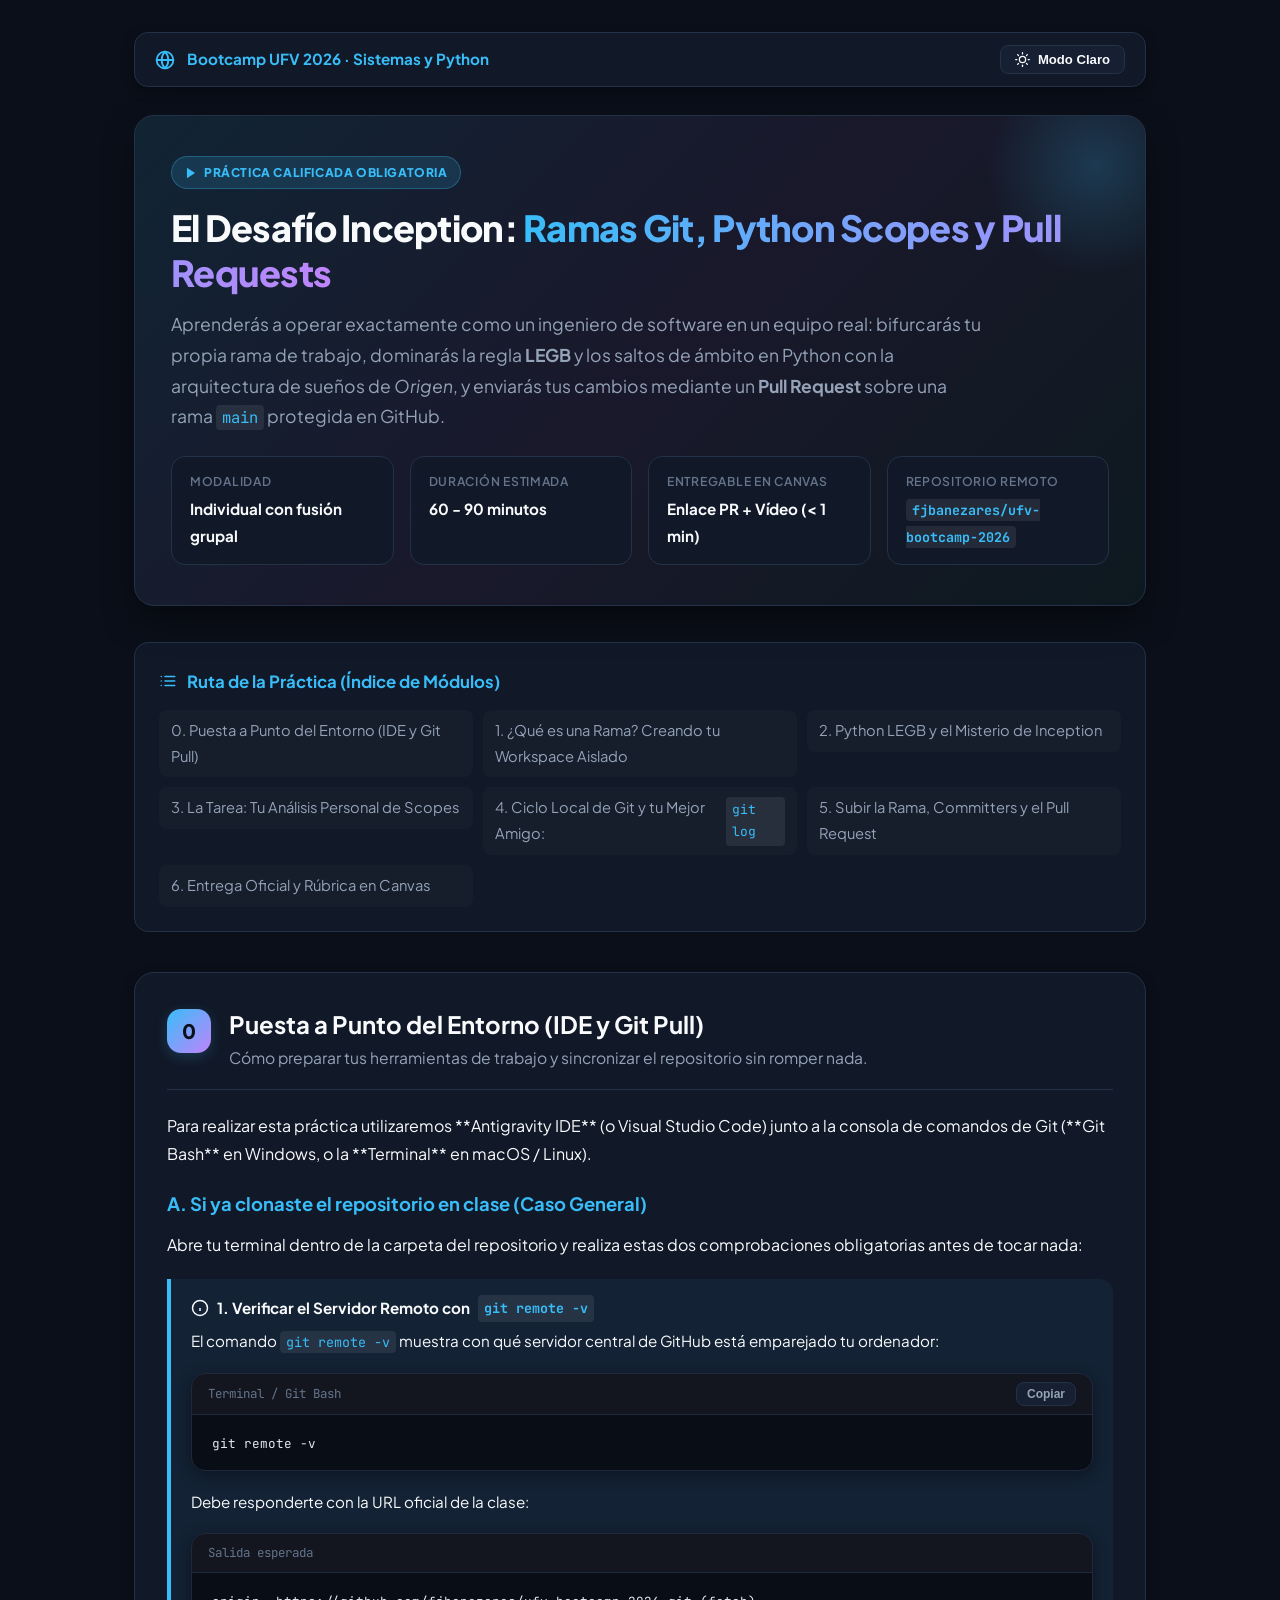
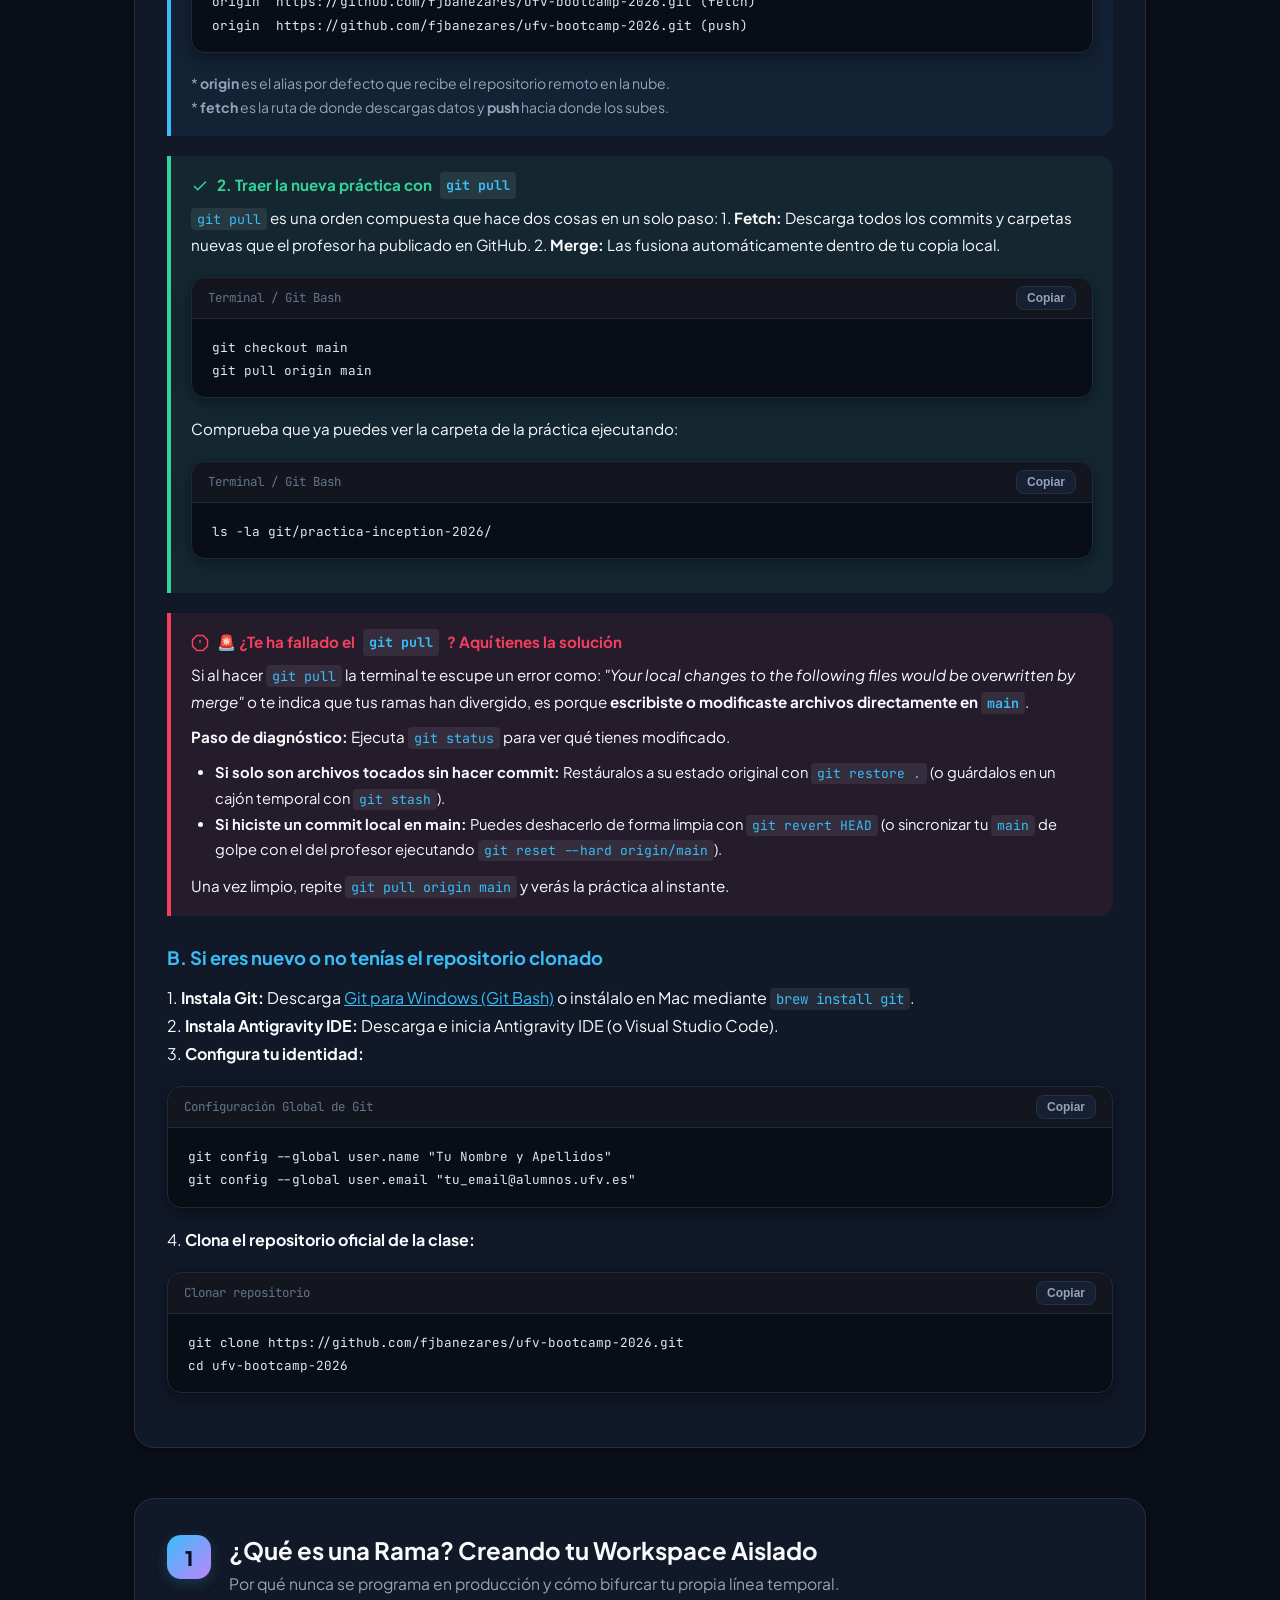
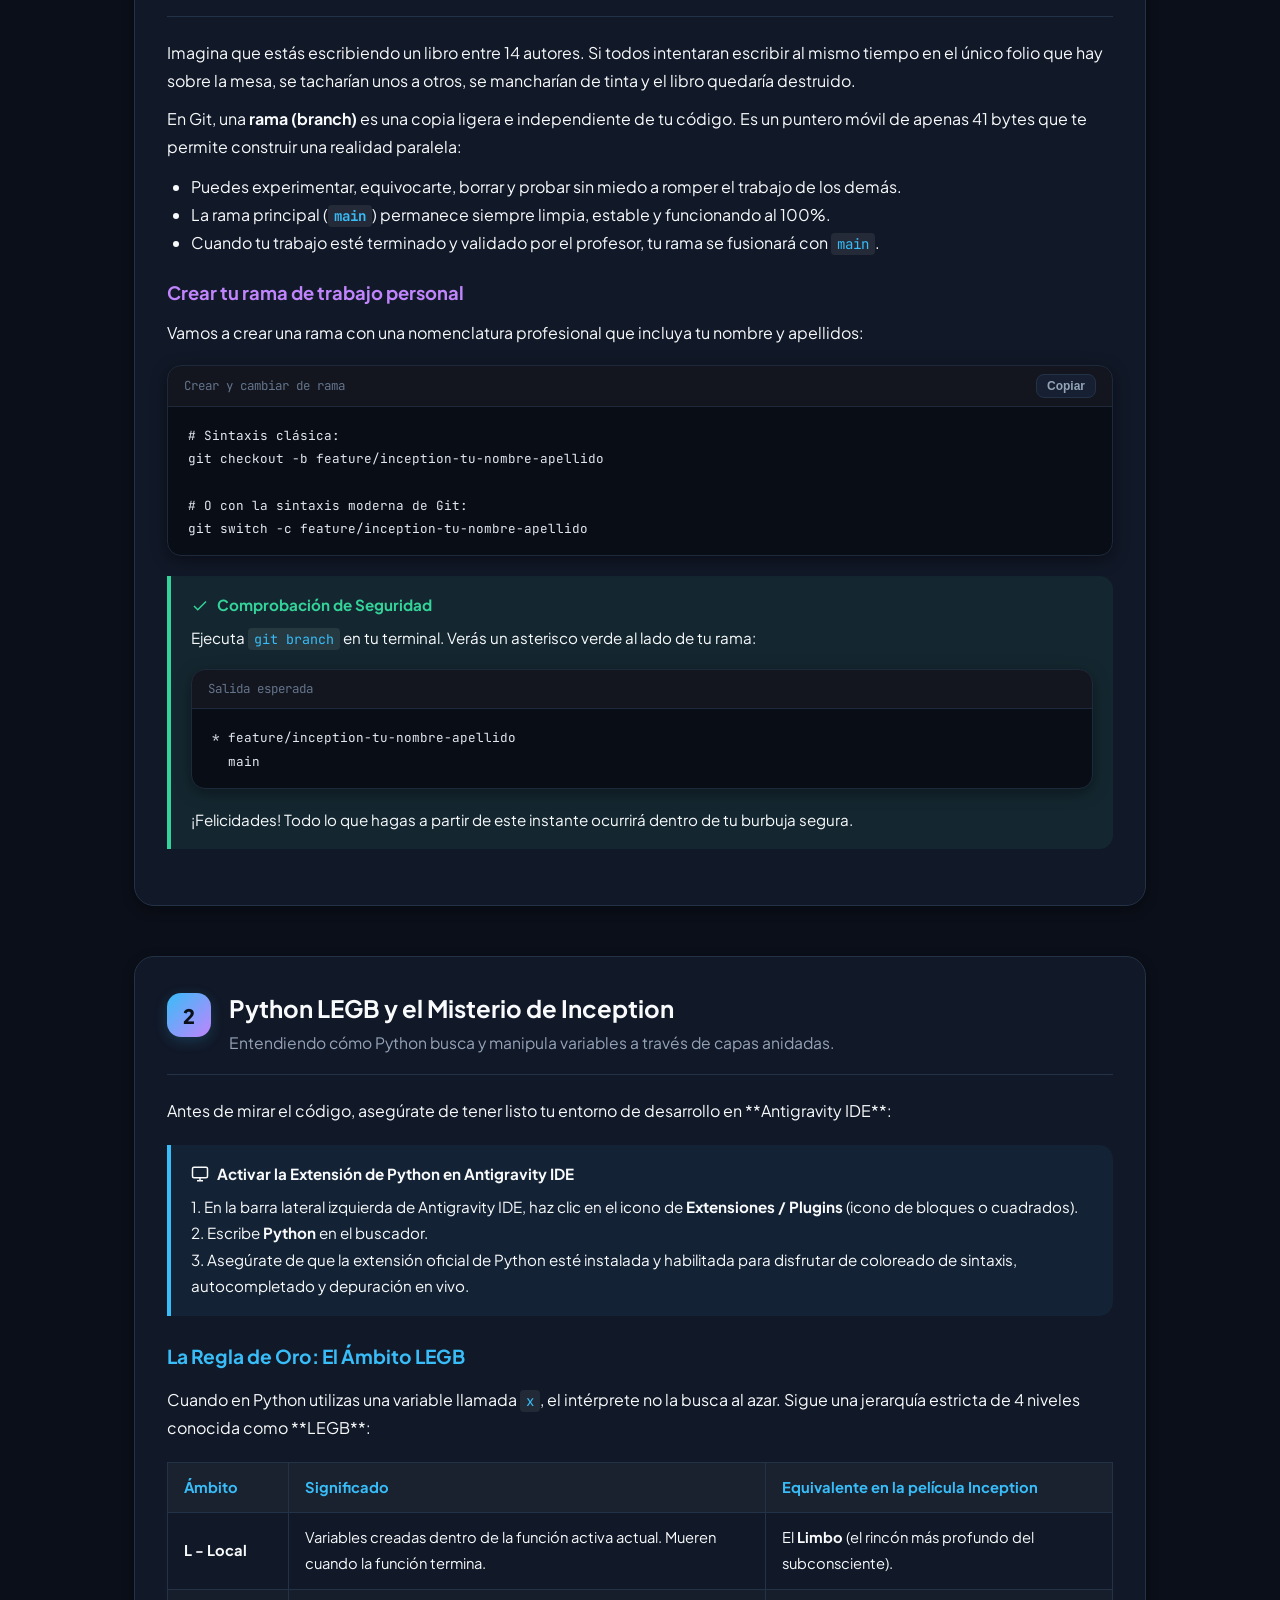
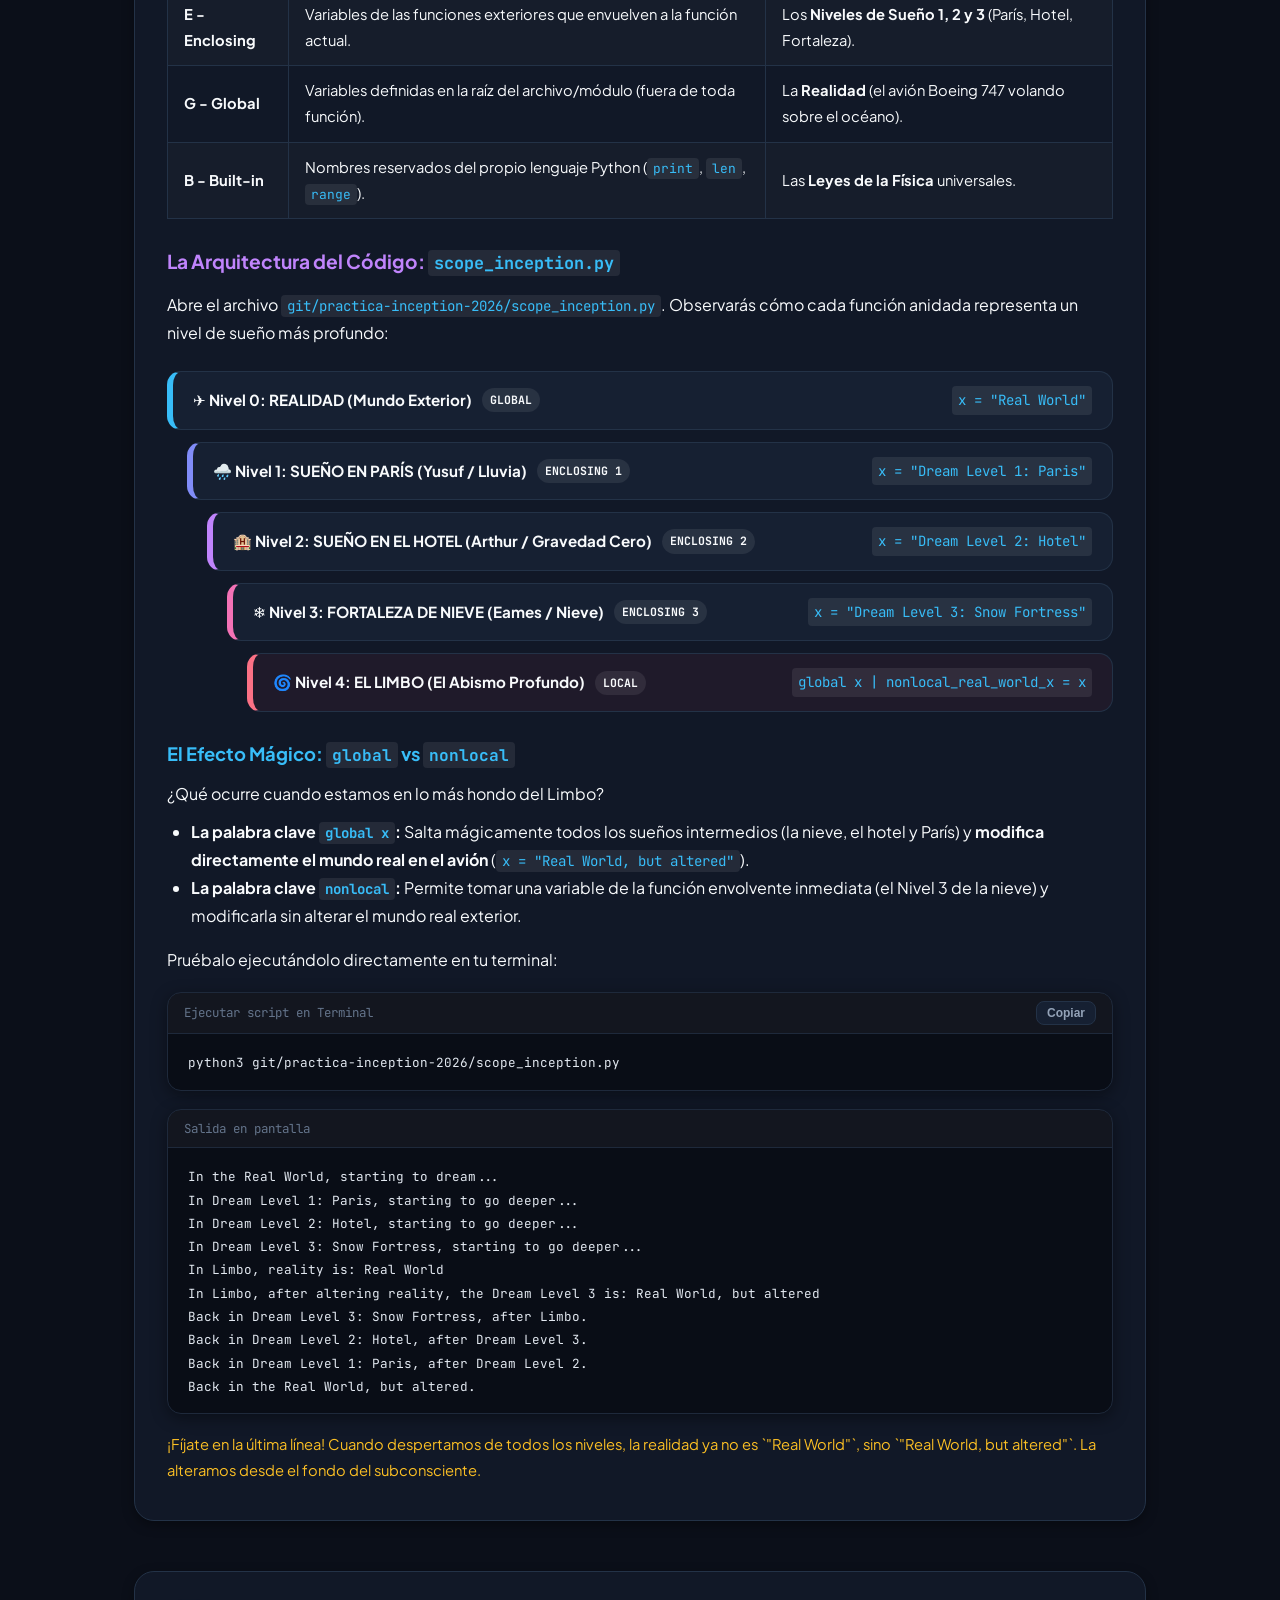
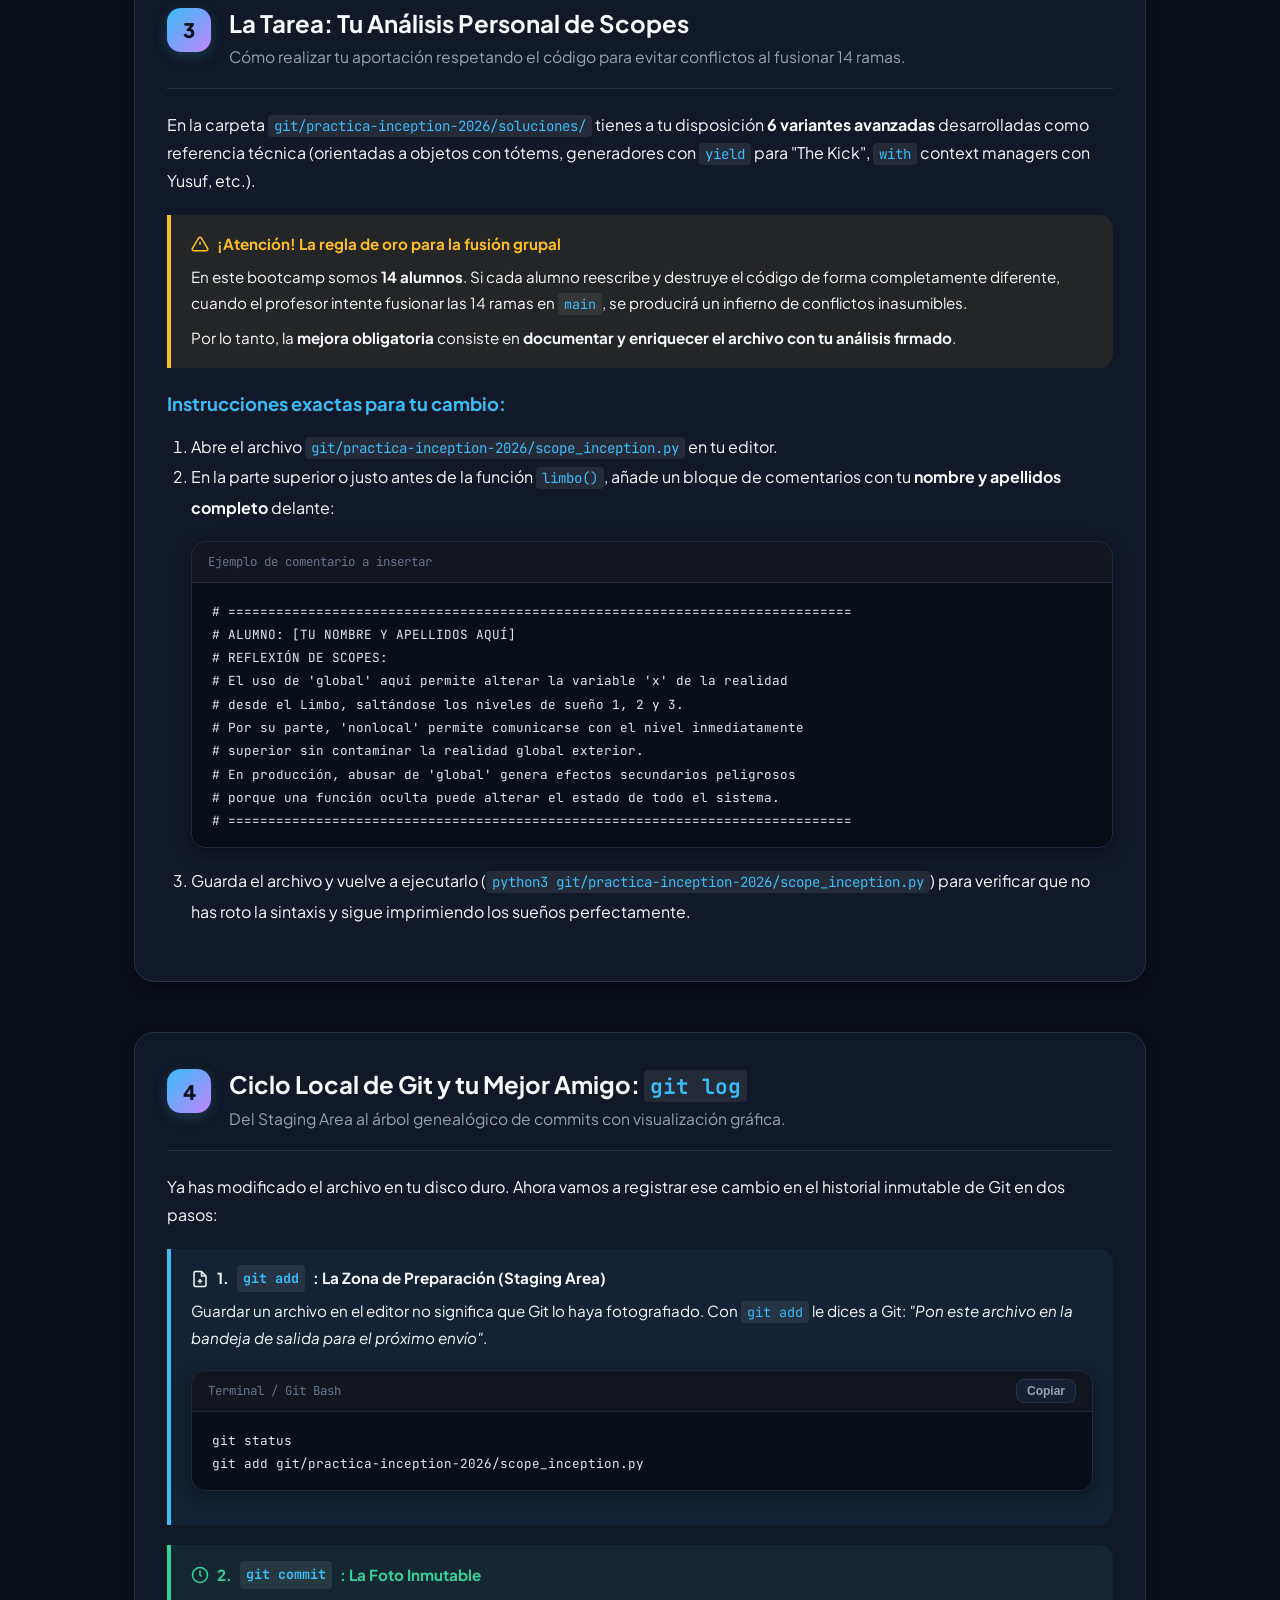
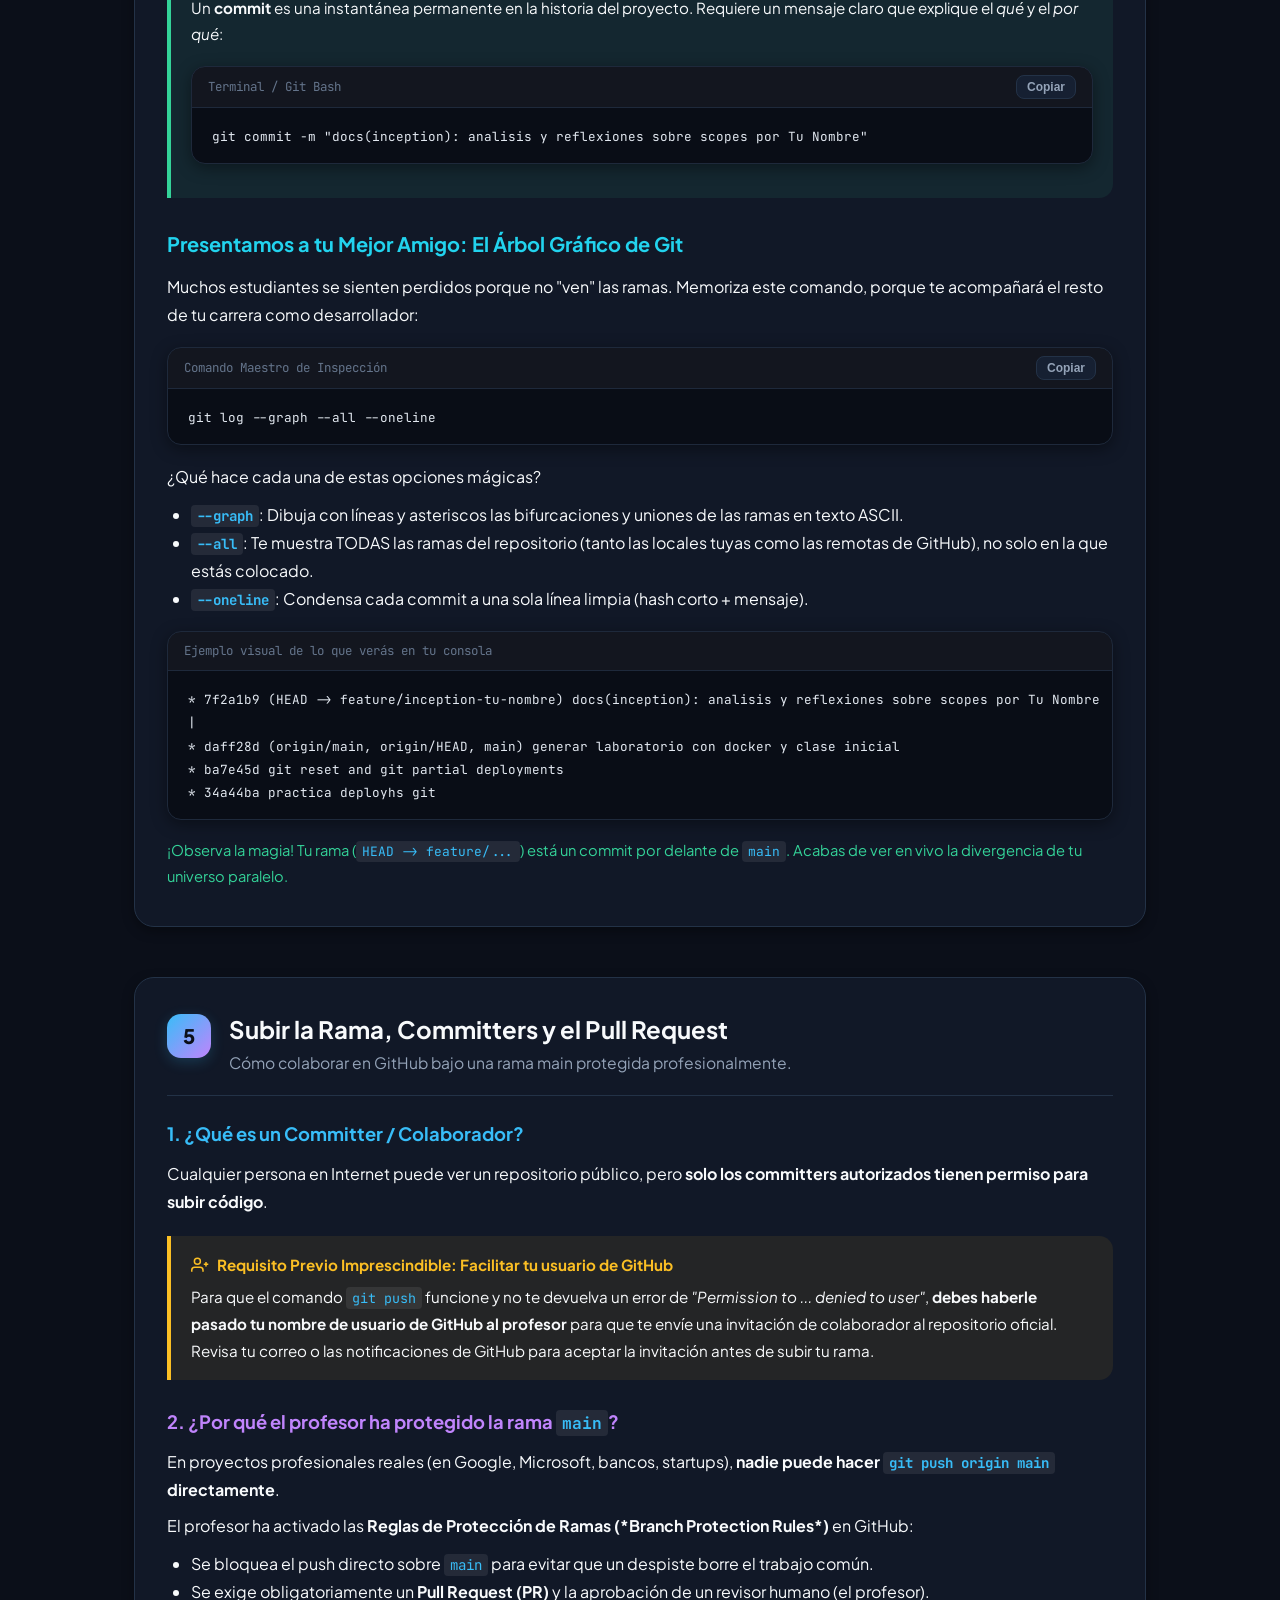
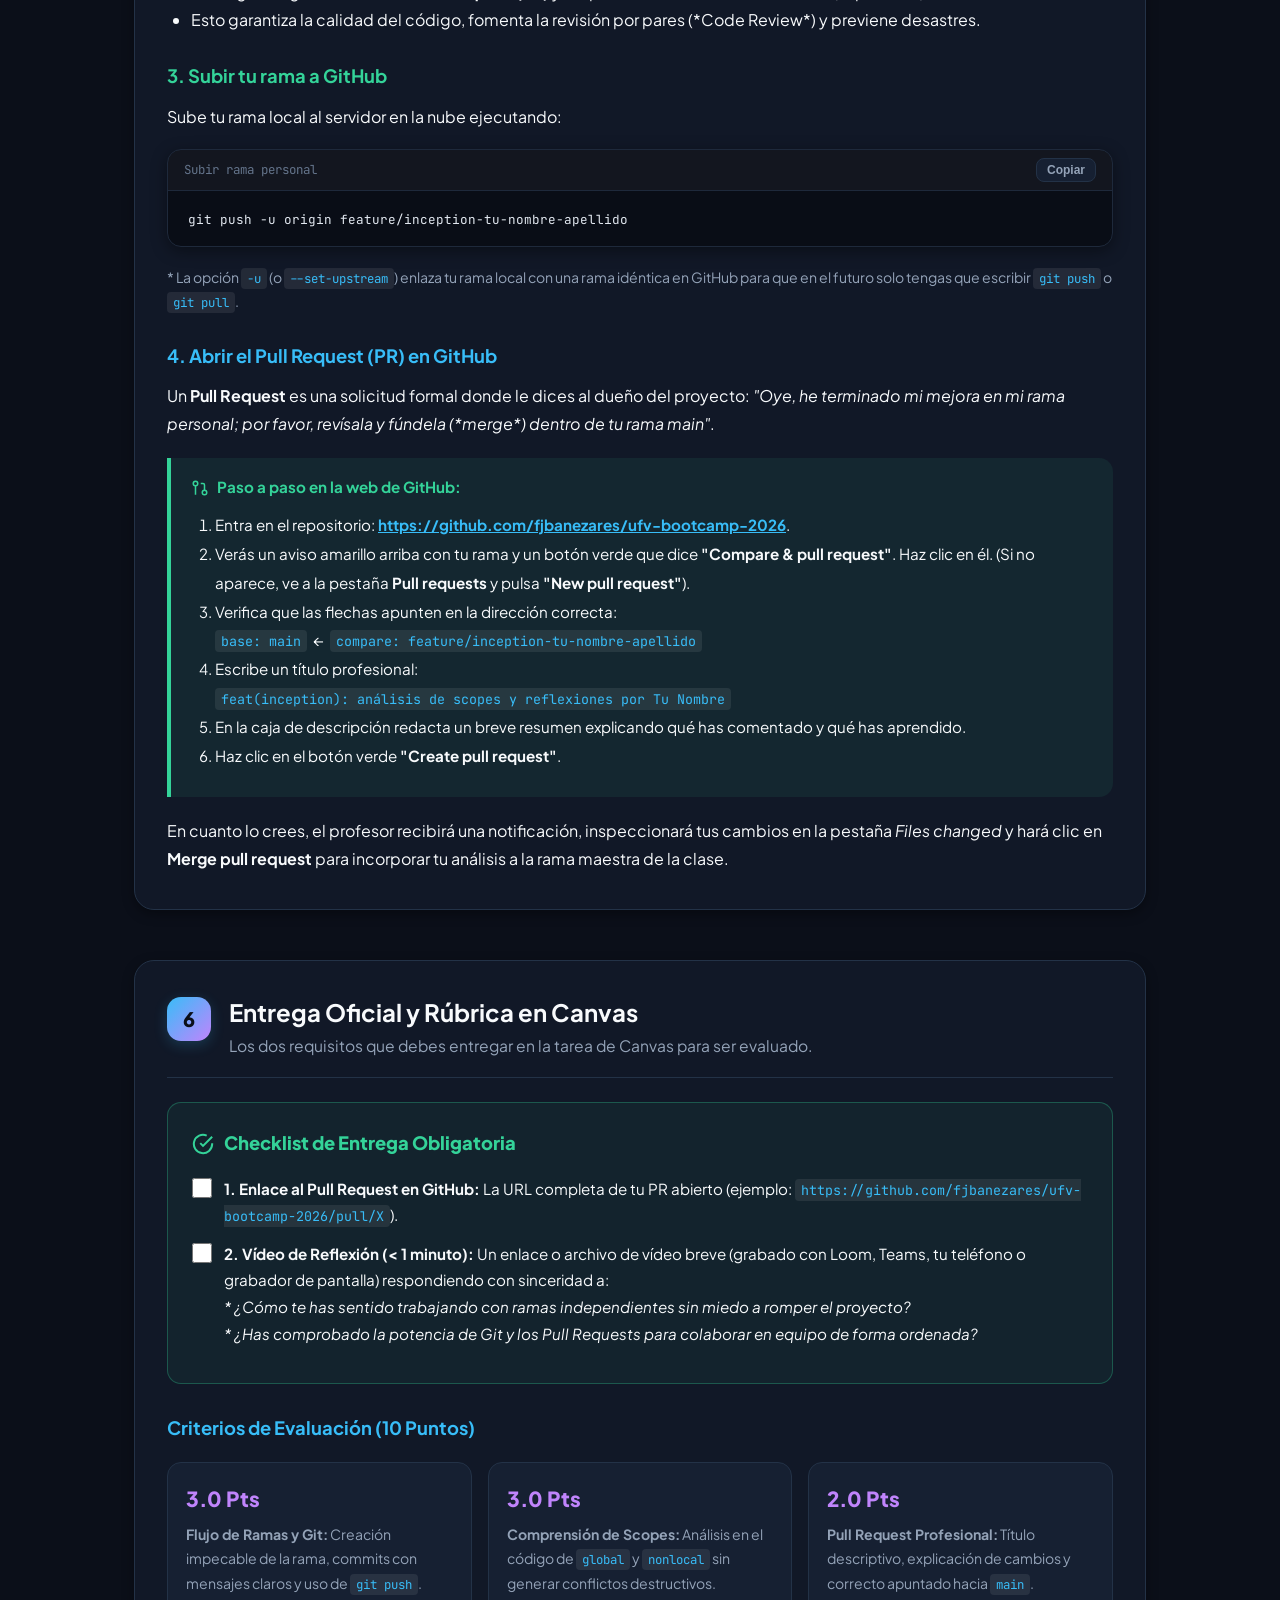
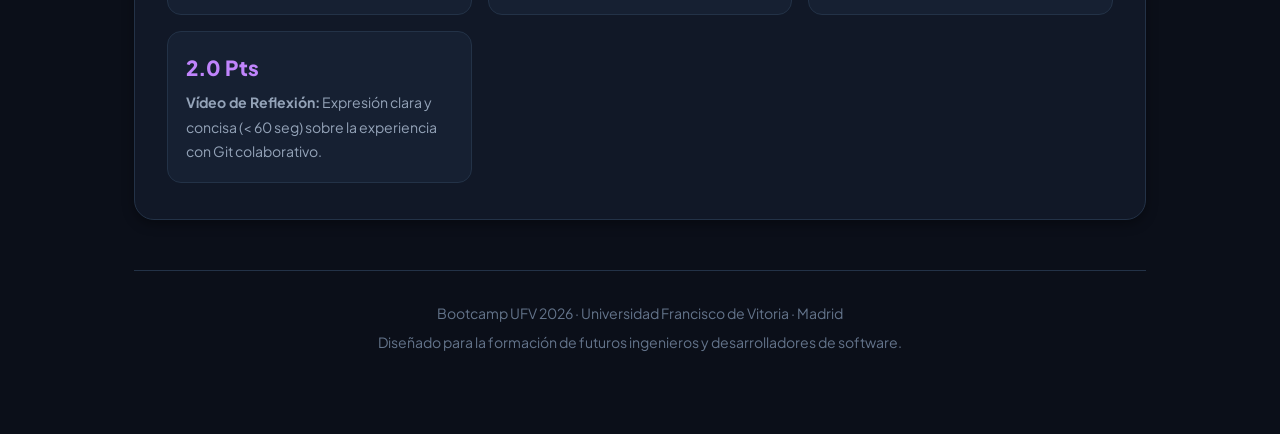
<file: git/practica-inception-2026/practica_inception_canvas.html>
<!DOCTYPE html>
<html lang="es">

<head>
  <meta charset="utf-8">
  <meta name="viewport" content="width=device-width, initial-scale=1.0">
  <meta name="description"
    content="Práctica Oficial de Git y Python Scopes para Canvas - Bootcamp UFV 2026. Flujo de ramas, commits, Pull Requests protegidos y resolución LEGB en Python.">
  <title>Práctica Oficial: El Desafío Inception · Git, Scopes y Pull Requests | Bootcamp UFV 2026</title>
  <link rel="preconnect" href="https://fonts.googleapis.com">
  <link rel="preconnect" href="https://fonts.gstatic.com" crossorigin>
  <link
    href="https://fonts.googleapis.com/css2?family=Plus+Jakarta+Sans:ital,wght@0,300;0,400;0,500;0,600;0,700;0,800;1,400;1,600&family=JetBrains+Mono:ital,wght@0,400;0,500;0,600;0,700;1,400&family=Lora:ital,wght@0,400;0,600;1,400&display=swap"
    rel="stylesheet">
  <style>
    :root {
      --bg-page: #0b0f19;
      --bg-surface: #111827;
      --bg-card: #162032;
      --bg-card-hover: #1e293b;
      --border: #233247;
      --border-accent: #38bdf8;

      --text-main: #f8fafc;
      --text-muted: #94a3b8;
      --text-dim: #64748b;

      --brand: #38bdf8;
      --brand-glow: rgba(56, 189, 248, 0.2);
      --accent-green: #34d399;
      --accent-purple: #c084fc;
      --accent-amber: #fbbf24;
      --accent-rose: #f43f5e;
      --accent-cyan: #22d3ee;

      --code-bg: #090d16;
      --code-border: #1e293b;

      --radius-sm: 8px;
      --radius-md: 14px;
      --radius-lg: 20px;
      --radius-full: 9999px;

      --font-sans: 'Plus Jakarta Sans', system-ui, -apple-system, sans-serif;
      --font-mono: 'JetBrains Mono', ui-monospace, monospace;
      --font-serif: 'Lora', Georgia, serif;

      --shadow-sm: 0 4px 12px rgba(0, 0, 0, 0.35);
      --shadow-lg: 0 16px 36px -8px rgba(0, 0, 0, 0.6);
      --shadow-glow: 0 0 25px var(--brand-glow);
    }

    [data-theme="light"] {
      --bg-page: #f8fafc;
      --bg-surface: #ffffff;
      --bg-card: #ffffff;
      --bg-card-hover: #f1f5f9;
      --border: #e2e8f0;
      --border-accent: #0284c7;

      --text-main: #0f172a;
      --text-muted: #475569;
      --text-dim: #94a3b8;

      --brand: #0284c7;
      --brand-glow: rgba(2, 132, 199, 0.15);
      --accent-green: #059669;
      --accent-purple: #7c3aed;
      --accent-amber: #d97706;
      --accent-rose: #e11d48;
      --accent-cyan: #0891b2;

      --code-bg: #1e293b;
      --code-border: #334155;

      --shadow-sm: 0 4px 12px rgba(0, 0, 0, 0.05);
      --shadow-lg: 0 16px 36px -8px rgba(0, 0, 0, 0.1);
      --shadow-glow: 0 0 20px rgba(2, 132, 199, 0.12);
    }

    * {
      box-sizing: border-box;
      margin: 0;
      padding: 0;
    }

    html {
      scroll-behavior: smooth;
    }

    body {
      background-color: var(--bg-page);
      color: var(--text-main);
      font-family: var(--font-sans);
      font-size: 16px;
      line-height: 1.75;
      transition: background-color 0.25s ease, color 0.25s ease;
      padding: 0;
      margin: 0;
    }

    /* Container for Canvas / LMS */
    .canvas-container {
      max-width: 1060px;
      margin: 0 auto;
      padding: 32px 24px 80px 24px;
    }

    /* Top Action Bar */
    .top-bar {
      display: flex;
      justify-content: space-between;
      align-items: center;
      padding: 12px 20px;
      background: var(--bg-surface);
      border: 1px solid var(--border);
      border-radius: var(--radius-md);
      margin-bottom: 28px;
      box-shadow: var(--shadow-sm);
    }

    .top-brand {
      display: flex;
      align-items: center;
      gap: 12px;
      font-weight: 700;
      font-size: 0.95rem;
      color: var(--brand);
    }

    .theme-toggle-btn {
      background: var(--bg-card);
      border: 1px solid var(--border);
      color: var(--text-main);
      padding: 6px 14px;
      border-radius: var(--radius-sm);
      font-size: 0.82rem;
      font-weight: 600;
      cursor: pointer;
      display: inline-flex;
      align-items: center;
      gap: 8px;
      transition: all 0.2s ease;
    }

    .theme-toggle-btn:hover {
      background: var(--bg-card-hover);
      border-color: var(--brand);
    }

    /* Hero Banner */
    .hero-banner {
      background: linear-gradient(135deg, rgba(56, 189, 248, 0.12) 0%, rgba(192, 132, 252, 0.08) 50%, rgba(52, 211, 153, 0.05) 100%);
      border: 1px solid var(--border);
      border-radius: var(--radius-lg);
      padding: 40px 36px;
      margin-bottom: 36px;
      box-shadow: var(--shadow-lg);
      position: relative;
      overflow: hidden;
    }

    .hero-banner::after {
      content: '';
      position: absolute;
      top: -60px;
      right: -60px;
      width: 220px;
      height: 220px;
      background: radial-gradient(circle, var(--brand-glow) 0%, transparent 70%);
      pointer-events: none;
    }

    .badge-pill {
      display: inline-flex;
      align-items: center;
      gap: 6px;
      padding: 5px 12px;
      border-radius: var(--radius-full);
      font-size: 0.75rem;
      font-weight: 800;
      letter-spacing: 0.05em;
      text-transform: uppercase;
      background: rgba(56, 189, 248, 0.15);
      color: var(--brand);
      border: 1px solid rgba(56, 189, 248, 0.3);
      margin-bottom: 16px;
    }

    .hero-title {
      font-size: 2.25rem;
      font-weight: 800;
      line-height: 1.25;
      margin-bottom: 14px;
      color: var(--text-main);
      letter-spacing: -0.02em;
    }

    .hero-title span {
      background: linear-gradient(90deg, var(--brand), var(--accent-purple));
      -webkit-background-clip: text;
      -webkit-text-fill-color: transparent;
    }

    .hero-subtitle {
      font-size: 1.1rem;
      color: var(--text-muted);
      max-width: 820px;
      margin-bottom: 24px;
    }

    /* Meta Cards Grid */
    .meta-grid {
      display: grid;
      grid-template-columns: repeat(auto-fit, minmax(210px, 1fr));
      gap: 16px;
      margin-top: 24px;
    }

    .meta-card {
      background: var(--bg-surface);
      border: 1px solid var(--border);
      border-radius: var(--radius-md);
      padding: 14px 18px;
    }

    .meta-card-label {
      font-size: 0.76rem;
      font-weight: 600;
      text-transform: uppercase;
      letter-spacing: 0.06em;
      color: var(--text-dim);
      margin-bottom: 4px;
    }

    .meta-card-val {
      font-size: 0.95rem;
      font-weight: 700;
      color: var(--text-main);
    }

    /* Table of Contents & Quick Navigation */
    .toc-card {
      background: var(--bg-surface);
      border: 1px solid var(--border);
      border-radius: var(--radius-md);
      padding: 24px;
      margin-bottom: 40px;
    }

    .toc-header {
      font-size: 1.05rem;
      font-weight: 700;
      margin-bottom: 14px;
      display: flex;
      align-items: center;
      gap: 10px;
      color: var(--brand);
    }

    .toc-list {
      display: grid;
      grid-template-columns: repeat(auto-fit, minmax(280px, 1fr));
      gap: 10px;
      list-style: none;
    }

    .toc-list li a {
      color: var(--text-muted);
      text-decoration: none;
      font-size: 0.92rem;
      display: flex;
      align-items: center;
      gap: 8px;
      padding: 8px 12px;
      border-radius: var(--radius-sm);
      transition: all 0.2s ease;
      background: rgba(255, 255, 255, 0.02);
    }

    .toc-list li a:hover {
      background: var(--bg-card-hover);
      color: var(--brand);
      transform: translateX(4px);
    }

    /* Section Styling */
    .section-module {
      margin-bottom: 50px;
      background: var(--bg-surface);
      border: 1px solid var(--border);
      border-radius: var(--radius-lg);
      padding: 36px 32px;
      box-shadow: var(--shadow-sm);
      transition: border-color 0.25s ease;
    }

    .section-module:hover {
      border-color: rgba(56, 189, 248, 0.4);
    }

    .section-header {
      display: flex;
      align-items: flex-start;
      gap: 18px;
      margin-bottom: 22px;
      border-bottom: 1px solid var(--border);
      padding-bottom: 18px;
    }

    .step-number {
      width: 44px;
      height: 44px;
      background: linear-gradient(135deg, var(--brand), var(--accent-purple));
      color: #0b0f19;
      font-weight: 900;
      font-size: 1.25rem;
      border-radius: var(--radius-md);
      display: flex;
      align-items: center;
      justify-content: center;
      flex-shrink: 0;
      box-shadow: 0 4px 14px var(--brand-glow);
    }

    .section-title {
      font-size: 1.5rem;
      font-weight: 700;
      color: var(--text-main);
      line-height: 1.3;
    }

    .section-desc {
      font-size: 0.98rem;
      color: var(--text-muted);
      margin-top: 4px;
    }

    /* Callouts & Alerts */
    .callout {
      border-left: 4px solid var(--brand);
      background: rgba(56, 189, 248, 0.06);
      border-radius: 0 var(--radius-md) var(--radius-md) 0;
      padding: 16px 20px;
      margin: 20px 0;
      font-size: 0.95rem;
    }

    .callout-warning {
      border-left-color: var(--accent-amber);
      background: rgba(251, 191, 36, 0.08);
    }

    .callout-danger {
      border-left-color: var(--accent-rose);
      background: rgba(244, 63, 94, 0.08);
    }

    .callout-success {
      border-left-color: var(--accent-green);
      background: rgba(52, 211, 153, 0.08);
    }

    .callout-title {
      font-weight: 700;
      margin-bottom: 6px;
      display: flex;
      align-items: center;
      gap: 8px;
    }

    .callout-warning .callout-title {
      color: var(--accent-amber);
    }

    .callout-danger .callout-title {
      color: var(--accent-rose);
    }

    .callout-success .callout-title {
      color: var(--accent-green);
    }

    /* Code Blocks with Copy Button */
    .code-container {
      position: relative;
      background: var(--code-bg);
      border: 1px solid var(--code-border);
      border-radius: var(--radius-md);
      margin: 18px 0;
      overflow: hidden;
      box-shadow: 0 4px 16px rgba(0, 0, 0, 0.4);
    }

    .code-header {
      background: rgba(255, 255, 255, 0.04);
      border-bottom: 1px solid var(--code-border);
      padding: 8px 16px;
      display: flex;
      justify-content: space-between;
      align-items: center;
      font-family: var(--font-mono);
      font-size: 0.78rem;
      color: var(--text-dim);
    }

    .copy-btn {
      background: var(--bg-card);
      border: 1px solid var(--border);
      color: var(--text-muted);
      border-radius: var(--radius-sm);
      padding: 4px 10px;
      font-size: 0.75rem;
      font-weight: 600;
      cursor: pointer;
      display: inline-flex;
      align-items: center;
      gap: 6px;
      transition: all 0.2s ease;
    }

    .copy-btn:hover {
      background: var(--brand);
      color: #0b0f19;
      border-color: var(--brand);
    }

    pre {
      padding: 16px 20px;
      overflow-x: auto;
      font-family: var(--font-mono);
      font-size: 0.9rem;
      line-height: 1.6;
      color: #e2e8f0;
    }

    code {
      font-family: var(--font-mono);
      font-size: 0.88em;
      background: rgba(255, 255, 255, 0.08);
      padding: 2px 6px;
      border-radius: 4px;
      color: var(--brand);
    }

    pre code {
      background: transparent;
      padding: 0;
      color: inherit;
    }

    /* Diagram / Inception Layers Visual */
    .inception-layers {
      display: flex;
      flex-direction: column;
      gap: 12px;
      margin: 24px 0;
    }

    .layer-card {
      border: 1px solid var(--border);
      border-radius: var(--radius-md);
      padding: 14px 20px;
      display: flex;
      align-items: center;
      justify-content: space-between;
      transition: transform 0.2s ease;
      background: var(--bg-card);
    }

    .layer-card:hover {
      transform: scale(1.01);
    }

    .layer-card.global {
      border-left: 6px solid #38bdf8;
    }

    .layer-card.enclosing-1 {
      border-left: 6px solid #818cf8;
      margin-left: 20px;
    }

    .layer-card.enclosing-2 {
      border-left: 6px solid #c084fc;
      margin-left: 40px;
    }

    .layer-card.enclosing-3 {
      border-left: 6px solid #f472b6;
      margin-left: 60px;
    }

    .layer-card.limbo {
      border-left: 6px solid #fb7185;
      margin-left: 80px;
      background: rgba(244, 63, 94, 0.06);
    }

    .layer-title {
      font-weight: 700;
      font-size: 0.95rem;
      display: flex;
      align-items: center;
      gap: 10px;
    }

    .layer-scope-badge {
      font-family: var(--font-mono);
      font-size: 0.72rem;
      padding: 2px 8px;
      border-radius: var(--radius-full);
      background: rgba(255, 255, 255, 0.08);
    }

    /* Comparison Table */
    .styled-table {
      width: 100%;
      border-collapse: collapse;
      margin: 20px 0;
      font-size: 0.92rem;
    }

    .styled-table th,
    .styled-table td {
      border: 1px solid var(--border);
      padding: 12px 16px;
      text-align: left;
    }

    .styled-table th {
      background: rgba(255, 255, 255, 0.04);
      font-weight: 700;
      color: var(--brand);
    }

    .styled-table tr:nth-child(even) {
      background: rgba(255, 255, 255, 0.02);
    }

    /* Checklist Box */
    .checklist-box {
      background: rgba(52, 211, 153, 0.06);
      border: 1px solid rgba(52, 211, 153, 0.3);
      border-radius: var(--radius-md);
      padding: 24px;
      margin-top: 24px;
    }

    .checklist-title {
      color: var(--accent-green);
      font-weight: 800;
      font-size: 1.15rem;
      margin-bottom: 16px;
      display: flex;
      align-items: center;
      gap: 10px;
    }

    .checklist-item {
      display: flex;
      align-items: flex-start;
      gap: 12px;
      margin-bottom: 12px;
      font-size: 0.95rem;
    }

    .checklist-checkbox {
      width: 20px;
      height: 20px;
      border-radius: 4px;
      border: 2px solid var(--accent-green);
      background: transparent;
      margin-top: 2px;
      flex-shrink: 0;
      cursor: pointer;
    }

    /* Rubric Card */
    .rubric-grid {
      display: grid;
      grid-template-columns: repeat(auto-fit, minmax(260px, 1fr));
      gap: 16px;
      margin-top: 18px;
    }

    .rubric-card {
      background: var(--bg-card);
      border: 1px solid var(--border);
      border-radius: var(--radius-md);
      padding: 18px;
    }

    .rubric-pts {
      font-size: 1.3rem;
      font-weight: 800;
      color: var(--accent-purple);
      margin-bottom: 4px;
    }

    .rubric-desc {
      font-size: 0.88rem;
      color: var(--text-muted);
    }

    /* Footer */
    .canvas-footer {
      text-align: center;
      margin-top: 50px;
      padding-top: 30px;
      border-top: 1px solid var(--border);
      font-size: 0.88rem;
      color: var(--text-dim);
    }

    /* Responsive */
    @media (max-width: 768px) {
      .canvas-container {
        padding: 16px 12px 60px 12px;
      }

      .hero-banner {
        padding: 24px 18px;
      }

      .hero-title {
        font-size: 1.65rem;
      }

      .section-module {
        padding: 24px 16px;
      }

      .layer-card.enclosing-1,
      .layer-card.enclosing-2,
      .layer-card.enclosing-3,
      .layer-card.limbo {
        margin-left: 10px;
      }
    }
  </style>
</head>

<body>

  <div class="canvas-container">

    <!-- Top Action Bar -->
    <div class="top-bar">
      <div class="top-brand">
        <svg width="20" height="20" viewBox="0 0 24 24" fill="none" stroke="currentColor" stroke-width="2.2"
          stroke-linecap="round" stroke-linejoin="round">
          <circle cx="12" cy="12" r="10"></circle>
          <path d="M12 2a14.5 14.5 0 0 0 0 20 14.5 14.5 0 0 0 0-20"></path>
          <path d="M2 12h20"></path>
        </svg>
        <span>Bootcamp UFV 2026 · Sistemas y Python</span>
      </div>
      <button class="theme-toggle-btn" id="theme-toggle" onclick="toggleTheme()">
        <svg width="15" height="15" viewBox="0 0 24 24" fill="none" stroke="currentColor" stroke-width="2"
          stroke-linecap="round" stroke-linejoin="round">
          <circle cx="12" cy="12" r="5"></circle>
          <line x1="12" y1="1" x2="12" y2="3"></line>
          <line x1="12" y1="21" x2="12" y2="23"></line>
          <line x1="4.22" y1="4.22" x2="5.64" y2="5.64"></line>
          <line x1="18.36" y1="18.36" x2="19.78" y2="19.78"></line>
          <line x1="1" y1="12" x2="3" y2="12"></line>
          <line x1="21" y1="12" x2="23" y2="12"></line>
          <line x1="4.22" y1="19.78" x2="5.64" y2="18.36"></line>
          <line x1="18.36" y1="5.64" x2="19.78" y2="4.22"></line>
        </svg>
        <span id="theme-text">Modo Claro</span>
      </button>
    </div>

    <!-- Hero Banner -->
    <header class="hero-banner">
      <div class="badge-pill">
        <svg width="14" height="14" viewBox="0 0 24 24" fill="currentColor">
          <polygon points="5 3 19 12 5 21 5 3"></polygon>
        </svg>
        Práctica Calificada Obligatoria
      </div>
      <h1 class="hero-title">El Desafío Inception: <span>Ramas Git, Python Scopes y Pull Requests</span></h1>
      <p class="hero-subtitle">
        Aprenderás a operar exactamente como un ingeniero de software en un equipo real: bifurcarás tu propia rama de
        trabajo, dominarás la regla <strong>LEGB</strong> y los saltos de ámbito en Python con la arquitectura de sueños
        de <em>Origen</em>, y enviarás tus cambios mediante un <strong>Pull Request</strong> sobre una rama
        <code>main</code> protegida en GitHub.
      </p>

      <div class="meta-grid">
        <div class="meta-card">
          <div class="meta-card-label">Modalidad</div>
          <div class="meta-card-val">Individual con fusión grupal</div>
        </div>
        <div class="meta-card">
          <div class="meta-card-label">Duración Estimada</div>
          <div class="meta-card-val">60 - 90 minutos</div>
        </div>
        <div class="meta-card">
          <div class="meta-card-label">Entregable en Canvas</div>
          <div class="meta-card-val">Enlace PR + Vídeo (&lt; 1 min)</div>
        </div>
        <div class="meta-card">
          <div class="meta-card-label">Repositorio Remoto</div>
          <div class="meta-card-val"><code>fjbanezares/ufv-bootcamp-2026</code></div>
        </div>
      </div>
    </header>

    <!-- Table of Contents -->
    <nav class="toc-card">
      <div class="toc-header">
        <svg width="18" height="18" viewBox="0 0 24 24" fill="none" stroke="currentColor" stroke-width="2"
          stroke-linecap="round" stroke-linejoin="round">
          <line x1="8" y1="6" x2="21" y2="6"></line>
          <line x1="8" y1="12" x2="21" y2="12"></line>
          <line x1="8" y1="18" x2="21" y2="18"></line>
          <line x1="3" y1="6" x2="3.01" y2="6"></line>
          <line x1="3" y1="12" x2="3.01" y2="12"></line>
          <line x1="3" y1="18" x2="3.01" y2="18"></line>
        </svg>
        Ruta de la Práctica (Índice de Módulos)
      </div>
      <ul class="toc-list">
        <li><a href="#modulo-0">0. Puesta a Punto del Entorno (IDE y Git Pull)</a></li>
        <li><a href="#modulo-1">1. ¿Qué es una Rama? Creando tu Workspace Aislado</a></li>
        <li><a href="#modulo-2">2. Python LEGB y el Misterio de Inception</a></li>
        <li><a href="#modulo-3">3. La Tarea: Tu Análisis Personal de Scopes</a></li>
        <li><a href="#modulo-4">4. Ciclo Local de Git y tu Mejor Amigo: <code>git log</code></a></li>
        <li><a href="#modulo-5">5. Subir la Rama, Committers y el Pull Request</a></li>
        <li><a href="#modulo-6">6. Entrega Oficial y Rúbrica en Canvas</a></li>
      </ul>
    </nav>

    <!-- =====================================================================
         MÓDULO 0: PUESTA A PUNTO
         ===================================================================== -->
    <section class="section-module" id="modulo-0">
      <div class="section-header">
        <div class="step-number">0</div>
        <div>
          <h2 class="section-title">Puesta a Punto del Entorno (IDE y Git Pull)</h2>
          <p class="section-desc">Cómo preparar tus herramientas de trabajo y sincronizar el repositorio sin romper
            nada.</p>
        </div>
      </div>

      <p>
        Para realizar esta práctica utilizaremos **Antigravity IDE** (o Visual Studio Code) junto a la consola de
        comandos de Git (**Git Bash** en Windows, o la **Terminal** en macOS / Linux).
      </p>

      <h3 style="margin: 20px 0 10px; font-size: 1.15rem; color: var(--brand);">A. Si ya clonaste el repositorio en
        clase (Caso General)</h3>
      <p>
        Abre tu terminal dentro de la carpeta del repositorio y realiza estas dos comprobaciones obligatorias antes de
        tocar nada:
      </p>

      <div class="callout">
        <div class="callout-title">
          <svg width="18" height="18" viewBox="0 0 24 24" fill="none" stroke="currentColor" stroke-width="2">
            <circle cx="12" cy="12" r="10"></circle>
            <line x1="12" y1="16" x2="12" y2="12"></line>
            <line x1="12" y1="8" x2="12.01" y2="8"></line>
          </svg>
          1. Verificar el Servidor Remoto con <code>git remote -v</code>
        </div>
        <p>
          El comando <code>git remote -v</code> muestra con qué servidor central de GitHub está emparejado tu ordenador:
        </p>
        <div class="code-container">
          <div class="code-header">
            <span>Terminal / Git Bash</span>
            <button class="copy-btn" onclick="copyCode(this)">Copiar</button>
          </div>
          <pre><code>git remote -v</code></pre>
        </div>
        <p>Debe responderte con la URL oficial de la clase:</p>
        <div class="code-container">
          <div class="code-header"><span>Salida esperada</span></div>
          <pre><code>origin  https://github.com/fjbanezares/ufv-bootcamp-2026.git (fetch)
origin  https://github.com/fjbanezares/ufv-bootcamp-2026.git (push)</code></pre>
        </div>
        <p style="font-size: 0.88rem; color: var(--text-muted); margin-top: 8px;">
          * <strong>origin</strong> es el alias por defecto que recibe el repositorio remoto en la nube.<br>
          * <strong>fetch</strong> es la ruta de donde descargas datos y <strong>push</strong> hacia donde los subes.
        </p>
      </div>

      <div class="callout callout-success">
        <div class="callout-title">
          <svg width="18" height="18" viewBox="0 0 24 24" fill="none" stroke="currentColor" stroke-width="2">
            <polyline points="20 6 9 17 4 12"></polyline>
          </svg>
          2. Traer la nueva práctica con <code>git pull</code>
        </div>
        <p>
          <code>git pull</code> es una orden compuesta que hace dos cosas en un solo paso:
          1. <strong>Fetch:</strong> Descarga todos los commits y carpetas nuevas que el profesor ha publicado en
          GitHub.
          2. <strong>Merge:</strong> Las fusiona automáticamente dentro de tu copia local.
        </p>
        <div class="code-container">
          <div class="code-header">
            <span>Terminal / Git Bash</span>
            <button class="copy-btn" onclick="copyCode(this)">Copiar</button>
          </div>
          <pre><code>git checkout main
git pull origin main</code></pre>
        </div>
        <p>Comprueba que ya puedes ver la carpeta de la práctica ejecutando:</p>
        <div class="code-container">
          <div class="code-header">
            <span>Terminal / Git Bash</span>
            <button class="copy-btn" onclick="copyCode(this)">Copiar</button>
          </div>
          <pre><code>ls -la git/practica-inception-2026/</code></pre>
        </div>
      </div>

      <div class="callout callout-danger">
        <div class="callout-title">
          <svg width="18" height="18" viewBox="0 0 24 24" fill="none" stroke="currentColor" stroke-width="2">
            <polygon points="7.86 2 16.14 2 22 7.86 22 16.14 16.14 22 7.86 22 2 16.14 2 7.86 7.86 2"></polygon>
            <line x1="12" y1="8" x2="12" y2="12"></line>
            <line x1="12" y1="16" x2="12.01" y2="16"></line>
          </svg>
          🚨 ¿Te ha fallado el <code>git pull</code>? Aquí tienes la solución
        </div>
        <p>
          Si al hacer <code>git pull</code> la terminal te escupe un error como: <em>"Your local changes to the
            following files would be overwritten by merge"</em> o te indica que tus ramas han divergido, es porque
          <strong>escribiste o modificaste archivos directamente en <code>main</code></strong>.
        </p>
        <p style="margin-top: 8px;"><strong>Paso de diagnóstico:</strong> Ejecuta <code>git status</code> para ver qué
          tienes modificado.</p>
        <ul style="margin: 10px 0 10px 24px; font-size: 0.92rem;">
          <li><strong>Si solo son archivos tocados sin hacer commit:</strong> Restáuralos a su estado original con
            <code>git restore .</code> (o guárdalos en un cajón temporal con <code>git stash</code>).</li>
          <li><strong>Si hiciste un commit local en main:</strong> Puedes deshacerlo de forma limpia con
            <code>git revert HEAD</code> (o sincronizar tu <code>main</code> de golpe con el del profesor ejecutando
            <code>git reset --hard origin/main</code>).</li>
        </ul>
        <p>Una vez limpio, repite <code>git pull origin main</code> y verás la práctica al instante.</p>
      </div>

      <h3 style="margin: 26px 0 10px; font-size: 1.15rem; color: var(--brand);">B. Si eres nuevo o no tenías el
        repositorio clonado</h3>
      <p>
        1. <strong>Instala Git:</strong> Descarga <a href="https://git-scm.com/downloads" target="_blank"
          style="color: var(--brand);">Git para Windows (Git Bash)</a> o instálalo en Mac mediante
        <code>brew install git</code>.<br>
        2. <strong>Instala Antigravity IDE:</strong> Descarga e inicia Antigravity IDE (o Visual Studio Code).<br>
        3. <strong>Configura tu identidad:</strong>
      </p>
      <div class="code-container">
        <div class="code-header">
          <span>Configuración Global de Git</span>
          <button class="copy-btn" onclick="copyCode(this)">Copiar</button>
        </div>
        <pre><code>git config --global user.name "Tu Nombre y Apellidos"
git config --global user.email "tu_email@alumnos.ufv.es"</code></pre>
      </div>
      <p>4. <strong>Clona el repositorio oficial de la clase:</strong></p>
      <div class="code-container">
        <div class="code-header">
          <span>Clonar repositorio</span>
          <button class="copy-btn" onclick="copyCode(this)">Copiar</button>
        </div>
        <pre><code>git clone https://github.com/fjbanezares/ufv-bootcamp-2026.git
cd ufv-bootcamp-2026</code></pre>
      </div>
    </section>

    <!-- =====================================================================
         MÓDULO 1: RAMAS EN GIT
         ===================================================================== -->
    <section class="section-module" id="modulo-1">
      <div class="section-header">
        <div class="step-number">1</div>
        <div>
          <h2 class="section-title">¿Qué es una Rama? Creando tu Workspace Aislado</h2>
          <p class="section-desc">Por qué nunca se programa en producción y cómo bifurcar tu propia línea temporal.</p>
        </div>
      </div>

      <p>
        Imagina que estás escribiendo un libro entre 14 autores. Si todos intentaran escribir al mismo tiempo en el
        único folio que hay sobre la mesa, se tacharían unos a otros, se mancharían de tinta y el libro quedaría
        destruido.
      </p>
      <p style="margin-top: 10px;">
        En Git, una <strong>rama (branch)</strong> es una copia ligera e independiente de tu código. Es un puntero móvil
        de apenas 41 bytes que te permite construir una realidad paralela:
      </p>

      <ul style="margin: 12px 0 16px 24px;">
        <li>Puedes experimentar, equivocarte, borrar y probar sin miedo a romper el trabajo de los demás.</li>
        <li>La rama principal (<strong><code>main</code></strong>) permanece siempre limpia, estable y funcionando al
          100%.</li>
        <li>Cuando tu trabajo esté terminado y validado por el profesor, tu rama se fusionará con <code>main</code>.
        </li>
      </ul>

      <h3 style="margin: 20px 0 10px; font-size: 1.15rem; color: var(--accent-purple);">Crear tu rama de trabajo
        personal</h3>
      <p>
        Vamos a crear una rama con una nomenclatura profesional que incluya tu nombre y apellidos:
      </p>

      <div class="code-container">
        <div class="code-header">
          <span>Crear y cambiar de rama</span>
          <button class="copy-btn" onclick="copyCode(this)">Copiar</button>
        </div>
        <pre><code># Sintaxis clásica:
git checkout -b feature/inception-tu-nombre-apellido

# O con la sintaxis moderna de Git:
git switch -c feature/inception-tu-nombre-apellido</code></pre>
      </div>

      <div class="callout callout-success">
        <div class="callout-title">
          <svg width="18" height="18" viewBox="0 0 24 24" fill="none" stroke="currentColor" stroke-width="2">
            <polyline points="20 6 9 17 4 12"></polyline>
          </svg>
          Comprobación de Seguridad
        </div>
        <p>Ejecuta <code>git branch</code> en tu terminal. Verás un asterisco verde al lado de tu rama:</p>
        <div class="code-container">
          <div class="code-header"><span>Salida esperada</span></div>
          <pre><code>* feature/inception-tu-nombre-apellido
  main</code></pre>
        </div>
        <p>¡Felicidades! Todo lo que hagas a partir de este instante ocurrirá dentro de tu burbuja segura.</p>
      </div>
    </section>

    <!-- =====================================================================
         MÓDULO 2: PYTHON SCOPES & INCEPTION
         ===================================================================== -->
    <section class="section-module" id="modulo-2">
      <div class="section-header">
        <div class="step-number">2</div>
        <div>
          <h2 class="section-title">Python LEGB y el Misterio de Inception</h2>
          <p class="section-desc">Entendiendo cómo Python busca y manipula variables a través de capas anidadas.</p>
        </div>
      </div>

      <p>
        Antes de mirar el código, asegúrate de tener listo tu entorno de desarrollo en **Antigravity IDE**:
      </p>

      <div class="callout">
        <div class="callout-title">
          <svg width="18" height="18" viewBox="0 0 24 24" fill="none" stroke="currentColor" stroke-width="2">
            <rect x="2" y="3" width="20" height="14" rx="2" ry="2"></rect>
            <line x1="8" y1="21" x2="16" y2="21"></line>
            <line x1="12" y1="17" x2="12" y2="21"></line>
          </svg>
          Activar la Extensión de Python en Antigravity IDE
        </div>
        <p>
          1. En la barra lateral izquierda de Antigravity IDE, haz clic en el icono de <strong>Extensiones /
            Plugins</strong> (icono de bloques o cuadrados).<br>
          2. Escribe <strong>Python</strong> en el buscador.<br>
          3. Asegúrate de que la extensión oficial de Python esté instalada y habilitada para disfrutar de coloreado de
          sintaxis, autocompletado y depuración en vivo.
        </p>
      </div>

      <h3 style="margin: 24px 0 12px; font-size: 1.2rem; color: var(--brand);">La Regla de Oro: El Ámbito LEGB</h3>
      <p>
        Cuando en Python utilizas una variable llamada <code>x</code>, el intérprete no la busca al azar. Sigue una
        jerarquía estricta de 4 niveles conocida como **LEGB**:
      </p>

      <table class="styled-table">
        <thead>
          <tr>
            <th>Ámbito</th>
            <th>Significado</th>
            <th>Equivalente en la película Inception</th>
          </tr>
        </thead>
        <tbody>
          <tr>
            <td><strong>L - Local</strong></td>
            <td>Variables creadas dentro de la función activa actual. Mueren cuando la función termina.</td>
            <td>El <strong>Limbo</strong> (el rincón más profundo del subconsciente).</td>
          </tr>
          <tr>
            <td><strong>E - Enclosing</strong></td>
            <td>Variables de las funciones exteriores que envuelven a la función actual.</td>
            <td>Los <strong>Niveles de Sueño 1, 2 y 3</strong> (París, Hotel, Fortaleza).</td>
          </tr>
          <tr>
            <td><strong>G - Global</strong></td>
            <td>Variables definidas en la raíz del archivo/módulo (fuera de toda función).</td>
            <td>La <strong>Realidad</strong> (el avión Boeing 747 volando sobre el océano).</td>
          </tr>
          <tr>
            <td><strong>B - Built-in</strong></td>
            <td>Nombres reservados del propio lenguaje Python (<code>print</code>, <code>len</code>,
              <code>range</code>).</td>
            <td>Las <strong>Leyes de la Física</strong> universales.</td>
          </tr>
        </tbody>
      </table>

      <h3 style="margin: 26px 0 12px; font-size: 1.2rem; color: var(--accent-purple);">La Arquitectura del Código:
        <code>scope_inception.py</code></h3>
      <p>
        Abre el archivo <code>git/practica-inception-2026/scope_inception.py</code>. Observarás cómo cada función
        anidada representa un nivel de sueño más profundo:
      </p>

      <div class="inception-layers">
        <div class="layer-card global">
          <div class="layer-title">
            <span>✈️ Nivel 0: REALIDAD (Mundo Exterior)</span>
            <span class="layer-scope-badge">GLOBAL</span>
          </div>
          <code>x = "Real World"</code>
        </div>
        <div class="layer-card enclosing-1">
          <div class="layer-title">
            <span>🌧️ Nivel 1: SUEÑO EN PARÍS (Yusuf / Lluvia)</span>
            <span class="layer-scope-badge">ENCLOSING 1</span>
          </div>
          <code>x = "Dream Level 1: Paris"</code>
        </div>
        <div class="layer-card enclosing-2">
          <div class="layer-title">
            <span>🏨 Nivel 2: SUEÑO EN EL HOTEL (Arthur / Gravedad Cero)</span>
            <span class="layer-scope-badge">ENCLOSING 2</span>
          </div>
          <code>x = "Dream Level 2: Hotel"</code>
        </div>
        <div class="layer-card enclosing-3">
          <div class="layer-title">
            <span>❄️ Nivel 3: FORTALEZA DE NIEVE (Eames / Nieve)</span>
            <span class="layer-scope-badge">ENCLOSING 3</span>
          </div>
          <code>x = "Dream Level 3: Snow Fortress"</code>
        </div>
        <div class="layer-card limbo">
          <div class="layer-title">
            <span>🌀 Nivel 4: EL LIMBO (El Abismo Profundo)</span>
            <span class="layer-scope-badge">LOCAL</span>
          </div>
          <code>global x | nonlocal_real_world_x = x</code>
        </div>
      </div>

      <h3 style="margin: 26px 0 10px; font-size: 1.15rem; color: var(--brand);">El Efecto Mágico: <code>global</code> vs
        <code>nonlocal</code></h3>
      <p>
        ¿Qué ocurre cuando estamos en lo más hondo del Limbo?
      </p>
      <ul style="margin: 10px 0 16px 24px;">
        <li>
          <strong>La palabra clave <code>global x</code>:</strong> Salta mágicamente todos los sueños intermedios (la
          nieve, el hotel y París) y <strong>modifica directamente el mundo real en el avión</strong>
          (<code>x = "Real World, but altered"</code>).
        </li>
        <li>
          <strong>La palabra clave <code>nonlocal</code>:</strong> Permite tomar una variable de la función envolvente
          inmediata (el Nivel 3 de la nieve) y modificarla sin alterar el mundo real exterior.
        </li>
      </ul>

      <p>Pruébalo ejecutándolo directamente en tu terminal:</p>
      <div class="code-container">
        <div class="code-header">
          <span>Ejecutar script en Terminal</span>
          <button class="copy-btn" onclick="copyCode(this)">Copiar</button>
        </div>
        <pre><code>python3 git/practica-inception-2026/scope_inception.py</code></pre>
      </div>

      <div class="code-container">
        <div class="code-header"><span>Salida en pantalla</span></div>
        <pre><code>In the Real World, starting to dream...
In Dream Level 1: Paris, starting to go deeper...
In Dream Level 2: Hotel, starting to go deeper...
In Dream Level 3: Snow Fortress, starting to go deeper...
In Limbo, reality is: Real World
In Limbo, after altering reality, the Dream Level 3 is: Real World, but altered
Back in Dream Level 3: Snow Fortress, after Limbo.
Back in Dream Level 2: Hotel, after Dream Level 3.
Back in Dream Level 1: Paris, after Dream Level 2.
Back in the Real World, but altered.</code></pre>
      </div>
      <p style="font-size: 0.92rem; color: var(--accent-amber);">
        ¡Fíjate en la última línea! Cuando despertamos de todos los niveles, la realidad ya no es `"Real World"`, sino
        `"Real World, but altered"`. La alteramos desde el fondo del subconsciente.
      </p>
    </section>

    <!-- =====================================================================
         MÓDULO 3: LA TAREA DEL ALUMNO
         ===================================================================== -->
    <section class="section-module" id="modulo-3">
      <div class="section-header">
        <div class="step-number">3</div>
        <div>
          <h2 class="section-title">La Tarea: Tu Análisis Personal de Scopes</h2>
          <p class="section-desc">Cómo realizar tu aportación respetando el código para evitar conflictos al fusionar 14
            ramas.</p>
        </div>
      </div>

      <p>
        En la carpeta <code>git/practica-inception-2026/soluciones/</code> tienes a tu disposición <strong>6 variantes
          avanzadas</strong> desarrolladas como referencia técnica (orientadas a objetos con tótems, generadores con
        <code>yield</code> para "The Kick", <code>with</code> context managers con Yusuf, etc.).
      </p>

      <div class="callout callout-warning">
        <div class="callout-title">
          <svg width="18" height="18" viewBox="0 0 24 24" fill="none" stroke="currentColor" stroke-width="2">
            <path d="M10.29 3.86L1.82 18a2 2 0 0 0 1.71 3h16.94a2 2 0 0 0 1.71-3L13.71 3.86a2 2 0 0 0-3.42 0z"></path>
            <line x1="12" y1="9" x2="12" y2="13"></line>
            <line x1="12" y1="17" x2="12.01" y2="17"></line>
          </svg>
          ¡Atención! La regla de oro para la fusión grupal
        </div>
        <p>
          En este bootcamp somos <strong>14 alumnos</strong>. Si cada alumno reescribe y destruye el código de forma
          completamente diferente, cuando el profesor intente fusionar las 14 ramas en <code>main</code>, se producirá
          un infierno de conflictos inasumibles.
        </p>
        <p style="margin-top: 8px;">
          Por lo tanto, la <strong>mejora obligatoria</strong> consiste en <strong>documentar y enriquecer el archivo
            con tu análisis firmado</strong>.
        </p>
      </div>

      <h3 style="margin: 20px 0 10px; font-size: 1.15rem; color: var(--brand);">Instrucciones exactas para tu cambio:
      </h3>
      <ol style="margin: 12px 0 18px 24px; line-height: 1.9;">
        <li>Abre el archivo <code>git/practica-inception-2026/scope_inception.py</code> en tu editor.</li>
        <li>
          En la parte superior o justo antes de la función <code>limbo()</code>, añade un bloque de comentarios con tu
          <strong>nombre y apellidos completo</strong> delante:
          <div class="code-container">
            <div class="code-header"><span>Ejemplo de comentario a insertar</span></div>
            <pre><code># ==============================================================================
# ALUMNO: [TU NOMBRE Y APELLIDOS AQUÍ]
# REFLEXIÓN DE SCOPES:
# El uso de 'global' aquí permite alterar la variable 'x' de la realidad
# desde el Limbo, saltándose los niveles de sueño 1, 2 y 3.
# Por su parte, 'nonlocal' permite comunicarse con el nivel inmediatamente
# superior sin contaminar la realidad global exterior.
# En producción, abusar de 'global' genera efectos secundarios peligrosos
# porque una función oculta puede alterar el estado de todo el sistema.
# ==============================================================================</code></pre>
          </div>
        </li>
        <li>Guarda el archivo y vuelve a ejecutarlo
          (<code>python3 git/practica-inception-2026/scope_inception.py</code>) para verificar que no has roto la
          sintaxis y sigue imprimiendo los sueños perfectamente.</li>
      </ol>
    </section>

    <!-- =====================================================================
         MÓDULO 4: CICLO LOCAL DE GIT
         ===================================================================== -->
    <section class="section-module" id="modulo-4">
      <div class="section-header">
        <div class="step-number">4</div>
        <div>
          <h2 class="section-title">Ciclo Local de Git y tu Mejor Amigo: <code>git log</code></h2>
          <p class="section-desc">Del Staging Area al árbol genealógico de commits con visualización gráfica.</p>
        </div>
      </div>

      <p>
        Ya has modificado el archivo en tu disco duro. Ahora vamos a registrar ese cambio en el historial inmutable de
        Git en dos pasos:
      </p>

      <div class="callout">
        <div class="callout-title">
          <svg width="18" height="18" viewBox="0 0 24 24" fill="none" stroke="currentColor" stroke-width="2">
            <path d="M14 2H6a2 2 0 0 0-2 2v16a2 2 0 0 0 2 2h12a2 2 0 0 0 2-2V8z"></path>
            <polyline points="14 2 14 8 20 8"></polyline>
            <line x1="12" y1="18" x2="12" y2="12"></line>
            <line x1="9" y1="15" x2="15" y2="15"></line>
          </svg>
          1. <code>git add</code>: La Zona de Preparación (Staging Area)
        </div>
        <p>
          Guardar un archivo en el editor no significa que Git lo haya fotografiado. Con <code>git add</code> le dices a
          Git: <em>"Pon este archivo en la bandeja de salida para el próximo envío"</em>.
        </p>
        <div class="code-container">
          <div class="code-header">
            <span>Terminal / Git Bash</span>
            <button class="copy-btn" onclick="copyCode(this)">Copiar</button>
          </div>
          <pre><code>git status
git add git/practica-inception-2026/scope_inception.py</code></pre>
        </div>
      </div>

      <div class="callout callout-success">
        <div class="callout-title">
          <svg width="18" height="18" viewBox="0 0 24 24" fill="none" stroke="currentColor" stroke-width="2">
            <circle cx="12" cy="12" r="10"></circle>
            <polyline points="12 6 12 12 14 14"></polyline>
          </svg>
          2. <code>git commit</code>: La Foto Inmutable
        </div>
        <p>
          Un <strong>commit</strong> es una instantánea permanente en la historia del proyecto. Requiere un mensaje
          claro que explique el <em>qué</em> y el <em>por qué</em>:
        </p>
        <div class="code-container">
          <div class="code-header">
            <span>Terminal / Git Bash</span>
            <button class="copy-btn" onclick="copyCode(this)">Copiar</button>
          </div>
          <pre><code>git commit -m "docs(inception): analisis y reflexiones sobre scopes por Tu Nombre"</code></pre>
        </div>
      </div>

      <h3 style="margin: 28px 0 12px; font-size: 1.25rem; color: var(--accent-cyan);">Presentamos a tu Mejor Amigo: El
        Árbol Gráfico de Git</h3>
      <p>
        Muchos estudiantes se sienten perdidos porque no "ven" las ramas. Memoriza este comando, porque te acompañará el
        resto de tu carrera como desarrollador:
      </p>

      <div class="code-container">
        <div class="code-header">
          <span>Comando Maestro de Inspección</span>
          <button class="copy-btn" onclick="copyCode(this)">Copiar</button>
        </div>
        <pre><code>git log --graph --all --oneline</code></pre>
      </div>

      <p>¿Qué hace cada una de estas opciones mágicas?</p>
      <ul style="margin: 10px 0 16px 24px;">
        <li><strong><code>--graph</code></strong>: Dibuja con líneas y asteriscos las bifurcaciones y uniones de las
          ramas en texto ASCII.</li>
        <li><strong><code>--all</code></strong>: Te muestra TODAS las ramas del repositorio (tanto las locales tuyas
          como las remotas de GitHub), no solo en la que estás colocado.</li>
        <li><strong><code>--oneline</code></strong>: Condensa cada commit a una sola línea limpia (hash corto +
          mensaje).</li>
      </ul>

      <div class="code-container">
        <div class="code-header"><span>Ejemplo visual de lo que verás en tu consola</span></div>
        <pre><code>* 7f2a1b9 (HEAD -> feature/inception-tu-nombre) docs(inception): analisis y reflexiones sobre scopes por Tu Nombre
|
* daff28d (origin/main, origin/HEAD, main) generar laboratorio con docker y clase inicial
* ba7e45d git reset and git partial deployments
* 34a44ba practica deployhs git</code></pre>
      </div>
      <p style="font-size: 0.92rem; color: var(--accent-green);">
        ¡Observa la magia! Tu rama (<code>HEAD -> feature/...</code>) está un commit por delante de <code>main</code>.
        Acabas de ver en vivo la divergencia de tu universo paralelo.
      </p>
    </section>

    <!-- =====================================================================
         MÓDULO 5: PULL REQUEST Y COMMITTERS
         ===================================================================== -->
    <section class="section-module" id="modulo-5">
      <div class="section-header">
        <div class="step-number">5</div>
        <div>
          <h2 class="section-title">Subir la Rama, Committers y el Pull Request</h2>
          <p class="section-desc">Cómo colaborar en GitHub bajo una rama main protegida profesionalmente.</p>
        </div>
      </div>

      <h3 style="margin: 20px 0 10px; font-size: 1.15rem; color: var(--brand);">1. ¿Qué es un Committer / Colaborador?
      </h3>
      <p>
        Cualquier persona en Internet puede ver un repositorio público, pero <strong>solo los committers autorizados
          tienen permiso para subir código</strong>.
      </p>
      <div class="callout callout-warning">
        <div class="callout-title">
          <svg width="18" height="18" viewBox="0 0 24 24" fill="none" stroke="currentColor" stroke-width="2">
            <path d="M16 21v-2a4 4 0 0 0-4-4H5a4 4 0 0 0-4 4v2"></path>
            <circle cx="8.5" cy="7" r="4"></circle>
            <line x1="20" y1="8" x2="20" y2="14"></line>
            <line x1="23" y1="11" x2="17" y2="11"></line>
          </svg>
          Requisito Previo Imprescindible: Facilitar tu usuario de GitHub
        </div>
        <p>
          Para que el comando <code>git push</code> funcione y no te devuelva un error de <em>"Permission to ... denied
            to user"</em>, <strong>debes haberle pasado tu nombre de usuario de GitHub al profesor</strong> para que te
          envíe una invitación de colaborador al repositorio oficial. Revisa tu correo o las notificaciones de GitHub
          para aceptar la invitación antes de subir tu rama.
        </p>
      </div>

      <h3 style="margin: 26px 0 10px; font-size: 1.15rem; color: var(--accent-purple);">2. ¿Por qué el profesor ha
        protegido la rama <code>main</code>?</h3>
      <p>
        En proyectos profesionales reales (en Google, Microsoft, bancos, startups), <strong>nadie puede hacer
          <code>git push origin main</code> directamente</strong>.
      </p>
      <p style="margin-top: 8px;">
        El profesor ha activado las <strong>Reglas de Protección de Ramas (*Branch Protection Rules*)</strong> en
        GitHub:
      </p>
      <ul style="margin: 10px 0 14px 24px;">
        <li>Se bloquea el push directo sobre <code>main</code> para evitar que un despiste borre el trabajo común.</li>
        <li>Se exige obligatoriamente un <strong>Pull Request (PR)</strong> y la aprobación de un revisor humano (el
          profesor).</li>
        <li>Esto garantiza la calidad del código, fomenta la revisión por pares (*Code Review*) y previene desastres.
        </li>
      </ul>

      <h3 style="margin: 26px 0 10px; font-size: 1.15rem; color: var(--accent-green);">3. Subir tu rama a GitHub</h3>
      <p>
        Sube tu rama local al servidor en la nube ejecutando:
      </p>

      <div class="code-container">
        <div class="code-header">
          <span>Subir rama personal</span>
          <button class="copy-btn" onclick="copyCode(this)">Copiar</button>
        </div>
        <pre><code>git push -u origin feature/inception-tu-nombre-apellido</code></pre>
      </div>
      <p style="font-size: 0.88rem; color: var(--text-muted);">
        * La opción <code>-u</code> (o <code>--set-upstream</code>) enlaza tu rama local con una rama idéntica en GitHub
        para que en el futuro solo tengas que escribir <code>git push</code> o <code>git pull</code>.
      </p>

      <h3 style="margin: 26px 0 10px; font-size: 1.15rem; color: var(--brand);">4. Abrir el Pull Request (PR) en GitHub
      </h3>
      <p>
        Un <strong>Pull Request</strong> es una solicitud formal donde le dices al dueño del proyecto: <em>"Oye, he
          terminado mi mejora en mi rama personal; por favor, revísala y fúndela (*merge*) dentro de tu rama main"</em>.
      </p>

      <div class="callout callout-success">
        <div class="callout-title">
          <svg width="18" height="18" viewBox="0 0 24 24" fill="none" stroke="currentColor" stroke-width="2">
            <circle cx="18" cy="18" r="3"></circle>
            <circle cx="6" cy="6" r="3"></circle>
            <path d="M13 6h3a2 2 0 0 1 2 2v7"></path>
            <line x1="6" y1="9" x2="6" y2="21"></line>
          </svg>
          Paso a paso en la web de GitHub:
        </div>
        <ol style="margin: 10px 0 10px 24px; line-height: 1.9;">
          <li>Entra en el repositorio: <a href="https://github.com/fjbanezares/ufv-bootcamp-2026" target="_blank"
              style="color: var(--brand); font-weight: 700;">https://github.com/fjbanezares/ufv-bootcamp-2026</a>.</li>
          <li>Verás un aviso amarillo arriba con tu rama y un botón verde que dice <strong>"Compare & pull
              request"</strong>. Haz clic en él. (Si no aparece, ve a la pestaña <strong>Pull requests</strong> y pulsa
            <strong>"New pull request"</strong>).</li>
          <li>
            Verifica que las flechas apunten en la dirección correcta:
            <br>
            <code>base: main</code> &nbsp;←&nbsp; <code>compare: feature/inception-tu-nombre-apellido</code>
          </li>
          <li>
            Escribe un título profesional:
            <br>
            <code>feat(inception): análisis de scopes y reflexiones por Tu Nombre</code>
          </li>
          <li>
            En la caja de descripción redacta un breve resumen explicando qué has comentado y qué has aprendido.
          </li>
          <li>Haz clic en el botón verde <strong>"Create pull request"</strong>.</li>
        </ol>
      </div>

      <p style="margin-top: 14px;">
        En cuanto lo crees, el profesor recibirá una notificación, inspeccionará tus cambios en la pestaña <em>Files
          changed</em> y hará clic en <strong>Merge pull request</strong> para incorporar tu análisis a la rama maestra
        de la clase.
      </p>
    </section>

    <!-- =====================================================================
         MÓDULO 6: ENTREGABLE EN CANVAS Y RÚBRICA
         ===================================================================== -->
    <section class="section-module" id="modulo-6">
      <div class="section-header">
        <div class="step-number">6</div>
        <div>
          <h2 class="section-title">Entrega Oficial y Rúbrica en Canvas</h2>
          <p class="section-desc">Los dos requisitos que debes entregar en la tarea de Canvas para ser evaluado.</p>
        </div>
      </div>

      <div class="checklist-box">
        <div class="checklist-title">
          <svg width="22" height="22" viewBox="0 0 24 24" fill="none" stroke="currentColor" stroke-width="2.2">
            <path d="M22 11.08V12a10 10 0 1 1-5.93-9.14"></path>
            <polyline points="22 4 12 14.01 9 11.01"></polyline>
          </svg>
          Checklist de Entrega Obligatoria
        </div>

        <div class="checklist-item">
          <input type="checkbox" class="checklist-checkbox" id="check-1">
          <label for="check-1">
            <strong>1. Enlace al Pull Request en GitHub:</strong> La URL completa de tu PR abierto (ejemplo:
            <code>https://github.com/fjbanezares/ufv-bootcamp-2026/pull/X</code>).
          </label>
        </div>

        <div class="checklist-item">
          <input type="checkbox" class="checklist-checkbox" id="check-2">
          <label for="check-2">
            <strong>2. Vídeo de Reflexión (&lt; 1 minuto):</strong> Un enlace o archivo de vídeo breve (grabado con
            Loom, Teams, tu teléfono o grabador de pantalla) respondiendo con sinceridad a:
            <br>
            <em>* ¿Cómo te has sentido trabajando con ramas independientes sin miedo a romper el proyecto?</em>
            <br>
            <em>* ¿Has comprobado la potencia de Git y los Pull Requests para colaborar en equipo de forma
              ordenada?</em>
          </label>
        </div>
      </div>

      <h3 style="margin: 28px 0 12px; font-size: 1.15rem; color: var(--brand);">Criterios de Evaluación (10 Puntos)</h3>
      <div class="rubric-grid">
        <div class="rubric-card">
          <div class="rubric-pts">3.0 Pts</div>
          <div class="rubric-desc"><strong>Flujo de Ramas y Git:</strong> Creación impecable de la rama, commits con
            mensajes claros y uso de <code>git push</code>.</div>
        </div>
        <div class="rubric-card">
          <div class="rubric-pts">3.0 Pts</div>
          <div class="rubric-desc"><strong>Comprensión de Scopes:</strong> Análisis en el código de <code>global</code>
            y <code>nonlocal</code> sin generar conflictos destructivos.</div>
        </div>
        <div class="rubric-card">
          <div class="rubric-pts">2.0 Pts</div>
          <div class="rubric-desc"><strong>Pull Request Profesional:</strong> Título descriptivo, explicación de cambios
            y correcto apuntado hacia <code>main</code>.</div>
        </div>
        <div class="rubric-card">
          <div class="rubric-pts">2.0 Pts</div>
          <div class="rubric-desc"><strong>Vídeo de Reflexión:</strong> Expresión clara y concisa (&lt; 60 seg) sobre la
            experiencia con Git colaborativo.</div>
        </div>
      </div>
    </section>

    <!-- Footer -->
    <footer class="canvas-footer">
      <p>Bootcamp UFV 2026 · Universidad Francisco de Vitoria · Madrid</p>
      <p style="margin-top: 4px;">Diseñado para la formación de futuros ingenieros y desarrolladores de software.</p>
    </footer>

  </div>

  <script>
    // Copy to clipboard helper
    function copyCode(btn) {
      const container = btn.closest('.code-container');
      const code = container.querySelector('pre code').innerText;
      navigator.clipboard.writeText(code).then(() => {
        const originalText = btn.innerText;
        btn.innerText = '¡Copiado!';
        btn.style.background = 'var(--accent-green)';
        btn.style.color = '#0b0f19';
        setTimeout(() => {
          btn.innerText = originalText;
          btn.style.background = '';
          btn.style.color = '';
        }, 2000);
      });
    }

    // Theme toggler (Dark / Light)
    function toggleTheme() {
      const body = document.body;
      const themeText = document.getElementById('theme-text');
      const isLight = body.getAttribute('data-theme') === 'light';

      if (isLight) {
        body.removeAttribute('data-theme');
        themeText.innerText = 'Modo Claro';
      } else {
        body.setAttribute('data-theme', 'light');
        themeText.innerText = 'Modo Oscuro';
      }
    }
  </script>
</body>

</html>
</file>
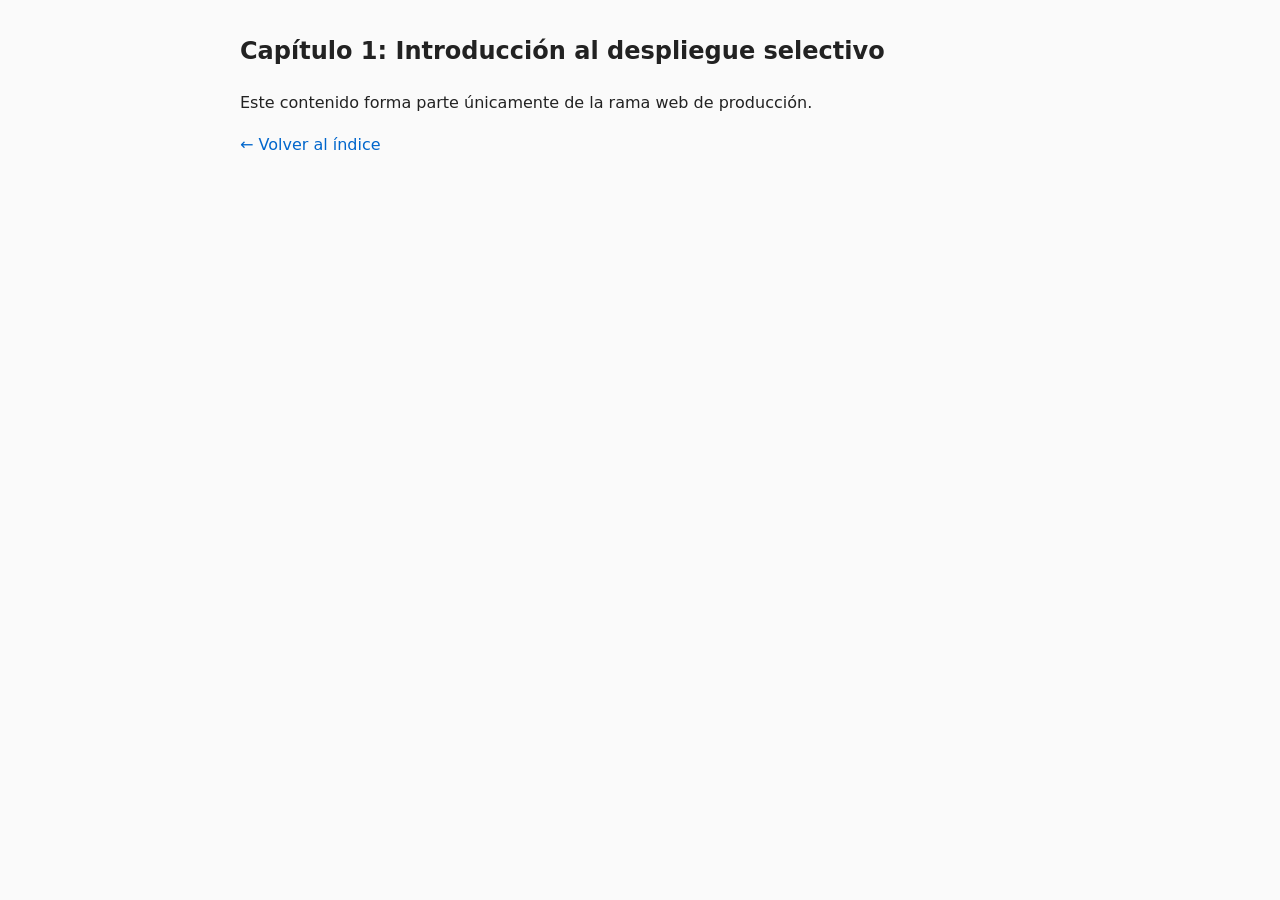
<file: git/practica_despliegue_selectivo/proyecto-demo/web/capitulo1.html>
<!DOCTYPE html>
<html lang="es">
<head>
  <meta charset="UTF-8">
  <title>Capítulo 1 - Mi Libro</title>
  <link rel="stylesheet" href="css/style.css">
</head>
<body>
  <article>
    <h2>Capítulo 1: Introducción al despliegue selectivo</h2>
    <p>Este contenido forma parte únicamente de la rama web de producción.</p>
    <a href="index.html">&larr; Volver al índice</a>
  </article>
</body>
</html>
</file>
<file: git/git_orden_diseno_web/styles.css>
@import url('https://fonts.googleapis.com/css2?family=Inter:wght@400;500;600;700;800&family=JetBrains+Mono:wght@400;500;600&display=swap');

:root {
  --bg: #f4f6f8;
  --surface: #ffffff;
  --surface-2: #eef2f4;
  --text: #182026;
  --muted: #68727a;
  --line: #dbe2e7;
  --accent: #e24329;
  --accent-2: #f29d38;
  --dark: #111820;
  --code: #111820;
  --code-text: #e7edf2;
  --success: #1f8b5a;
  --warning: #9d6410;
  --danger: #b93838;
  --shadow: 0 10px 30px rgba(22, 35, 45, .08);
  --radius: 18px;
}

body.dark {
  --bg: #0f1419;
  --surface: #151c23;
  --surface-2: #1b252e;
  --text: #edf3f7;
  --muted: #9cacb7;
  --line: #293640;
  --dark: #05080b;
  --code: #080d12;
  --code-text: #e7edf2;
  --shadow: 0 10px 30px rgba(0,0,0,.22);
}

* { box-sizing: border-box; }
html { scroll-behavior: smooth; }
body {
  margin: 0;
  font-family: Inter, system-ui, -apple-system, BlinkMacSystemFont, "Segoe UI", sans-serif;
  background: var(--bg);
  color: var(--text);
  line-height: 1.66;
}

a { color: inherit; }
code, pre { font-family: "JetBrains Mono", Consolas, monospace; }
code {
  font-size: .92em;
  background: var(--surface-2);
  border-radius: 7px;
  padding: .12rem .38rem;
}
pre {
  margin: 1rem 0;
  padding: 1.1rem 1.25rem;
  overflow: auto;
  border-radius: 14px;
  background: var(--code);
  color: var(--code-text);
  border: 1px solid rgba(255,255,255,.05);
  box-shadow: inset 0 1px 0 rgba(255,255,255,.03);
}
pre code {
  padding: 0;
  background: transparent;
  color: inherit;
}
h1, h2, h3 { line-height: 1.15; }
h2 { font-size: clamp(1.8rem, 3vw, 2.7rem); letter-spacing: -.035em; margin: .35rem 0 1rem; }
h3 { margin-top: 1.6rem; }
p { max-width: 78ch; }
ul { padding-left: 1.15rem; }
button, input { font: inherit; }

.hero {
  color: #fff;
  background:
    radial-gradient(circle at 78% 25%, rgba(242,157,56,.32), transparent 24%),
    radial-gradient(circle at 20% 80%, rgba(226,67,41,.22), transparent 28%),
    linear-gradient(135deg, #111820, #1b2730 65%, #162028);
  min-height: 440px;
  position: relative;
  overflow: hidden;
}
.hero::after {
  content: "";
  position: absolute;
  inset: 0;
  opacity: .12;
  background-image:
    linear-gradient(rgba(255,255,255,.15) 1px, transparent 1px),
    linear-gradient(90deg, rgba(255,255,255,.15) 1px, transparent 1px);
  background-size: 34px 34px;
  mask-image: linear-gradient(to bottom, black, transparent);
  pointer-events: none;
}
.topbar, .hero-content {
  width: min(1200px, calc(100% - 40px));
  margin: 0 auto;
  position: relative;
  z-index: 2;
}
.topbar {
  height: 72px;
  display: flex;
  justify-content: space-between;
  align-items: center;
  border-bottom: 1px solid rgba(255,255,255,.12);
}
.brand {
  font-family: "JetBrains Mono", monospace;
  text-decoration: none;
  font-weight: 700;
  letter-spacing: .1em;
}
.top-actions { display: flex; gap: .6rem; }
.ghost-btn {
  color: #fff;
  background: rgba(255,255,255,.06);
  border: 1px solid rgba(255,255,255,.18);
  border-radius: 10px;
  text-decoration: none;
  padding: .55rem .8rem;
  cursor: pointer;
}
.ghost-btn:hover { background: rgba(255,255,255,.12); }
.hero-content { padding: 66px 0 72px; }
.eyebrow, .section-kicker {
  font-size: .75rem;
  font-weight: 800;
  letter-spacing: .13em;
  text-transform: uppercase;
}
.eyebrow { color: #f8b66a; }
.hero h1 {
  font-size: clamp(2.7rem, 6vw, 5.5rem);
  max-width: 980px;
  margin: .5rem 0 1.2rem;
  letter-spacing: -.06em;
}
.hero-subtitle {
  max-width: 850px;
  font-size: clamp(1.05rem, 2vw, 1.35rem);
  color: #cfd9df;
}
.hero-badges { display: flex; flex-wrap: wrap; gap: .55rem; margin-top: 1.5rem; }
.hero-badges span {
  border: 1px solid rgba(255,255,255,.16);
  background: rgba(255,255,255,.05);
  color: #e7edf2;
  border-radius: 999px;
  padding: .35rem .65rem;
  font-size: .78rem;
}

.layout {
  width: min(1280px, calc(100% - 28px));
  margin: 0 auto;
  display: grid;
  grid-template-columns: 250px minmax(0, 1fr);
  gap: 34px;
}
.sidebar {
  position: relative;
}
.sidebar-inner {
  position: sticky;
  top: 20px;
  padding: 34px 0;
}
.search-label {
  display: block;
  color: var(--muted);
  font-size: .76rem;
  font-weight: 700;
  margin-bottom: .35rem;
}
#sectionSearch {
  width: 100%;
  border: 1px solid var(--line);
  background: var(--surface);
  color: var(--text);
  padding: .72rem .8rem;
  border-radius: 10px;
  outline: none;
  margin-bottom: 1rem;
}
#sectionSearch:focus { border-color: var(--accent); }
#toc {
  display: flex;
  flex-direction: column;
  gap: .15rem;
}
#toc a {
  text-decoration: none;
  color: var(--muted);
  padding: .5rem .65rem;
  border-radius: 8px;
  font-size: .86rem;
}
#toc a:hover, #toc a.active {
  color: var(--text);
  background: var(--surface);
  box-shadow: 0 1px 0 var(--line);
}

main {
  min-width: 0;
  padding: 42px 0 80px;
}
.section {
  scroll-margin-top: 18px;
  margin-bottom: 36px;
  padding: 42px;
  border: 1px solid var(--line);
  border-radius: var(--radius);
  background: var(--surface);
  box-shadow: var(--shadow);
}
.section.hidden-by-search { display: none; }
.section-kicker { color: var(--accent); }
.section-intro { color: var(--muted); font-size: 1.05rem; }

.lead-grid,
.object-grid,
.advanced-grid,
.command-grid,
.cheat-grid {
  display: grid;
  grid-template-columns: repeat(2, minmax(0,1fr));
  gap: 14px;
  margin-top: 1.4rem;
}
.idea-card, .object-card, .advanced-grid article, .command-grid article, .cheat-grid article {
  border: 1px solid var(--line);
  border-radius: 14px;
  padding: 18px;
  background: var(--surface);
}
.idea-card h3, .object-card h3, .advanced-grid h3 { margin: 0 0 .55rem; }
.idea-card p, .object-card p, .advanced-grid p { margin: 0; color: var(--muted); }
blockquote, .callout, .tip, .warning, .danger {
  margin: 1.4rem 0;
  border-radius: 14px;
  padding: 18px 20px;
}
blockquote {
  background: var(--surface-2);
  border-left: 4px solid var(--accent);
}
.callout { border: 1px solid var(--line); background: var(--surface-2); }
.callout h3 { margin-top: 0; }
.tip { background: color-mix(in srgb, var(--success) 10%, var(--surface)); border-left: 4px solid var(--success); }
.warning { background: color-mix(in srgb, var(--warning) 10%, var(--surface)); border-left: 4px solid var(--warning); }
.danger { background: color-mix(in srgb, var(--danger) 10%, var(--surface)); border-left: 4px solid var(--danger); }

.three-zones {
  display: grid;
  grid-template-columns: 1fr auto 1fr auto 1fr;
  gap: 12px;
  align-items: stretch;
  margin: 1.5rem 0;
}
.zone {
  border-radius: 16px;
  padding: 20px;
  min-height: 300px;
  border: 1px solid var(--line);
  position: relative;
  overflow: hidden;
}
.zone::after {
  content:"";
  width: 110px;
  height: 110px;
  border-radius: 50%;
  position: absolute;
  right: -40px;
  top: -40px;
  background: rgba(255,255,255,.09);
}
.zone.wd { background: #183d4c; color: #edfaff; }
.zone.stage { background: #6e4815; color: #fff7ea; }
.zone.repo { background: #5b251f; color: #fff1ef; }
.zone code { background: rgba(255,255,255,.12); color: inherit; }
.zone-number {
  font: 700 2.4rem "JetBrains Mono", monospace;
  opacity: .26;
}
.zone h3 { margin: .2rem 0 .5rem; }
.zone ul { font-size: .88rem; opacity: .9; }
.arrow {
  display: flex;
  flex-direction: column;
  justify-content: center;
  text-align: center;
  color: var(--muted);
  font-weight: 700;
}
.arrow span { font-family: "JetBrains Mono"; font-size: .72rem; }

.two-col, .concept-pair, .before-after, .do-dont {
  display: grid;
  grid-template-columns: 1fr 1fr;
  gap: 16px;
}
.two-col article, .concept-pair article, .before-after article {
  border: 1px solid var(--line);
  border-radius: 14px;
  padding: 18px;
}
.object-type {
  display: inline-block;
  font: 700 .72rem "JetBrains Mono";
  color: var(--accent);
  text-transform: uppercase;
  margin-bottom: .65rem;
}
.diagram {
  margin: 2rem auto;
  max-width: 560px;
  text-align: center;
  font-family: "JetBrains Mono";
}
.node {
  display: inline-block;
  min-width: 180px;
  padding: 12px;
  border-radius: 12px;
  border: 1px solid var(--line);
  background: var(--surface-2);
}
.node-row { display: flex; justify-content: center; gap: 50px; }
.down, .split { padding: 6px; color: var(--muted); }
.commit-node { border-color: color-mix(in srgb, var(--accent) 55%, var(--line)); }
.tree-node { border-color: color-mix(in srgb, var(--warning) 55%, var(--line)); }
.blob-node { border-color: color-mix(in srgb, var(--success) 55%, var(--line)); }

details {
  border: 1px solid var(--line);
  border-radius: 12px;
  margin: 1rem 0;
  overflow: hidden;
}
summary {
  cursor: pointer;
  font-weight: 700;
  padding: 14px 16px;
  background: var(--surface-2);
}
details > p, details > pre { margin-left: 16px; margin-right: 16px; }

.timeline {
  display: grid;
  grid-template-columns: repeat(4, 1fr);
  gap: 12px;
  margin: 1.5rem 0;
}
.timeline .step {
  padding: 16px;
  border: 1px solid var(--line);
  border-radius: 14px;
}
.timeline .step > span {
  font: 700 .8rem "JetBrains Mono";
  color: var(--accent);
}
.timeline .step h3 { margin: .7rem 0 .4rem; }
.timeline.compact .step p { font-size: .9rem; color: var(--muted); }
.timeline.compact pre { padding: .6rem; font-size: .77rem; }

.state-flow {
  display: flex;
  flex-wrap: wrap;
  gap: 8px;
  align-items: center;
  padding: 18px;
  border-radius: 14px;
  background: var(--surface-2);
}
.state-flow span {
  border: 1px solid var(--line);
  background: var(--surface);
  border-radius: 999px;
  padding: .35rem .65rem;
  font-family: "JetBrains Mono";
  font-size: .8rem;
}
.state-flow b { color: var(--muted); font-size: .77rem; }

.compare-table-wrap { overflow-x: auto; margin: 1.3rem 0; }
table { width: 100%; border-collapse: collapse; min-width: 720px; }
th, td { text-align: left; padding: 12px 14px; border-bottom: 1px solid var(--line); vertical-align: top; }
th { font-size: .78rem; text-transform: uppercase; letter-spacing: .06em; color: var(--muted); background: var(--surface-2); }

.branch-graph {
  margin: 1.7rem 0;
  padding: 22px;
  border-radius: 14px;
  background: var(--dark);
  color: #dce7ed;
  overflow-x: auto;
  font-family: "JetBrains Mono";
  white-space: nowrap;
}
.branch-line { margin: .7rem 0; }
.commit-dot {
  display: inline-grid;
  place-items: center;
  width: 30px; height: 30px;
  border-radius: 50%;
  background: #33434e;
  border: 2px solid #90a3af;
}
.commit-dot.current { border-color: #f29d38; background: #8a5317; }
.branch-label {
  margin-left: 10px;
  color: #ffb764;
  border: 1px solid #71491b;
  padding: .12rem .42rem;
  border-radius: 5px;
}
.branch-label.alt { color: #93d8bd; border-color: #255a48; }
.feature .indent { display: inline-block; width: 76px; }

.mini-graph, .graph-code {
  background: var(--dark);
  color: #dce7ed;
  padding: 14px;
  border-radius: 10px;
}
.pill-grid {
  display: flex;
  flex-wrap: wrap;
  gap: 8px;
  margin: 1rem 0;
}
.pill-grid span {
  border: 1px solid var(--line);
  border-radius: 999px;
  padding: .4rem .7rem;
  background: var(--surface-2);
  font-size: .83rem;
}

.remote-diagram {
  display: grid;
  grid-template-columns: 1fr auto 1fr;
  align-items: center;
  gap: 18px;
  margin: 1.5rem 0;
}
.machine {
  border: 1px solid var(--line);
  border-radius: 16px;
  padding: 18px;
  text-align: center;
}
.repo-box {
  display: grid;
  gap: 7px;
  background: var(--dark);
  color: #e8f0f5;
  border-radius: 10px;
  padding: 14px;
  font-family: "JetBrains Mono";
  font-size: .78rem;
}
.remote-ref { color: #f8b66a; }
.network-arrows {
  display: flex;
  flex-direction: column;
  gap: 6px;
  font: 700 .78rem "JetBrains Mono";
  color: var(--muted);
}

.command-grid { grid-template-columns: repeat(3, 1fr); }
.command-grid article { display: flex; flex-direction: column; gap: .4rem; }
.command-grid p { margin: 0; color: var(--muted); font-size: .9rem; }

.advanced-grid { grid-template-columns: repeat(3, 1fr); }
.do-dont > article {
  border-radius: 14px;
  padding: 20px;
  border: 1px solid var(--line);
}
.do { background: color-mix(in srgb, var(--success) 7%, var(--surface)); }
.dont { background: color-mix(in srgb, var(--danger) 7%, var(--surface)); }
.do h3, .dont h3 { margin-top: 0; }
.dense-list li { margin-bottom: .55rem; }

.lab {
  border: 1px solid var(--line);
  border-radius: 16px;
  overflow: hidden;
}
.lab-controls {
  display: flex;
  flex-wrap: wrap;
  gap: 8px;
  padding: 14px;
  background: var(--surface-2);
  border-bottom: 1px solid var(--line);
}
.lab-controls button {
  border: 1px solid var(--line);
  background: var(--surface);
  color: var(--text);
  border-radius: 9px;
  padding: .6rem .75rem;
  cursor: pointer;
}
.lab-controls button:hover { border-color: var(--accent); }
.lab-zones {
  display: grid;
  grid-template-columns: repeat(3, 1fr);
  gap: 1px;
  background: var(--line);
}
.lab-zone {
  background: var(--surface);
  padding: 18px;
}
.lab-zone span {
  display: block;
  font-size: .7rem;
  color: var(--muted);
  letter-spacing: .08em;
  font-weight: 800;
}
.lab-zone strong { display: block; font-size: 1.1rem; margin: .4rem 0; }
.lab-zone small { color: var(--muted); }
.terminal {
  border-radius: 0;
  margin: 0;
  min-height: 154px;
  box-shadow: none;
}

.cheat-grid { grid-template-columns: repeat(4, 1fr); }
.cheat-grid h3 { margin: 0 0 .8rem; }
.cheat-grid code {
  display: block;
  margin: .35rem 0;
  overflow-wrap: anywhere;
}
.final-rule {
  margin-top: 1.4rem;
  padding: 24px;
  border-radius: 16px;
  background: linear-gradient(135deg, var(--dark), #273643);
  color: #fff;
}
.final-rule h3 { margin-top: 0; color: #f8b66a; }

footer {
  border-top: 1px solid var(--line);
  padding: 32px;
  text-align: center;
  color: var(--muted);
}
footer p { margin: 0 auto .6rem; }
footer a { color: var(--accent); }

@media (max-width: 1050px) {
  .layout { grid-template-columns: 1fr; }
  .sidebar { display: none; }
  main { padding-top: 28px; }
  .three-zones { grid-template-columns: 1fr; }
  .arrow { flex-direction: row; gap: .4rem; padding: 2px 0; }
  .arrow::first-letter { transform: rotate(90deg); }
  .timeline { grid-template-columns: 1fr 1fr; }
  .advanced-grid { grid-template-columns: 1fr 1fr; }
  .cheat-grid { grid-template-columns: 1fr 1fr; }
}
@media (max-width: 720px) {
  .section { padding: 24px 18px; border-radius: 14px; }
  .lead-grid, .object-grid, .advanced-grid, .command-grid, .cheat-grid,
  .two-col, .concept-pair, .before-after, .do-dont, .timeline {
    grid-template-columns: 1fr;
  }
  .remote-diagram { grid-template-columns: 1fr; }
  .network-arrows { align-items: center; }
  .lab-zones { grid-template-columns: 1fr; }
  .hero { min-height: 520px; }
  .hero-content { padding-top: 50px; }
  .top-actions .ghost-btn:last-child { display: none; }
}
</file>
<file: git/practica_despliegue_selectivo/proyecto-demo/web/css/style.css>
body {
  font-family: system-ui, -apple-system, sans-serif;
  max-width: 800px;
  margin: 2rem auto;
  padding: 0 1rem;
  line-height: 1.6;
  color: #222;
  background-color: #fafafa;
}
header {
  border-bottom: 2px solid #0066cc;
  margin-bottom: 2rem;
}
.tagline {
  color: #666;
  font-style: italic;
}
a {
  color: #0066cc;
  text-decoration: none;
}
</file>
